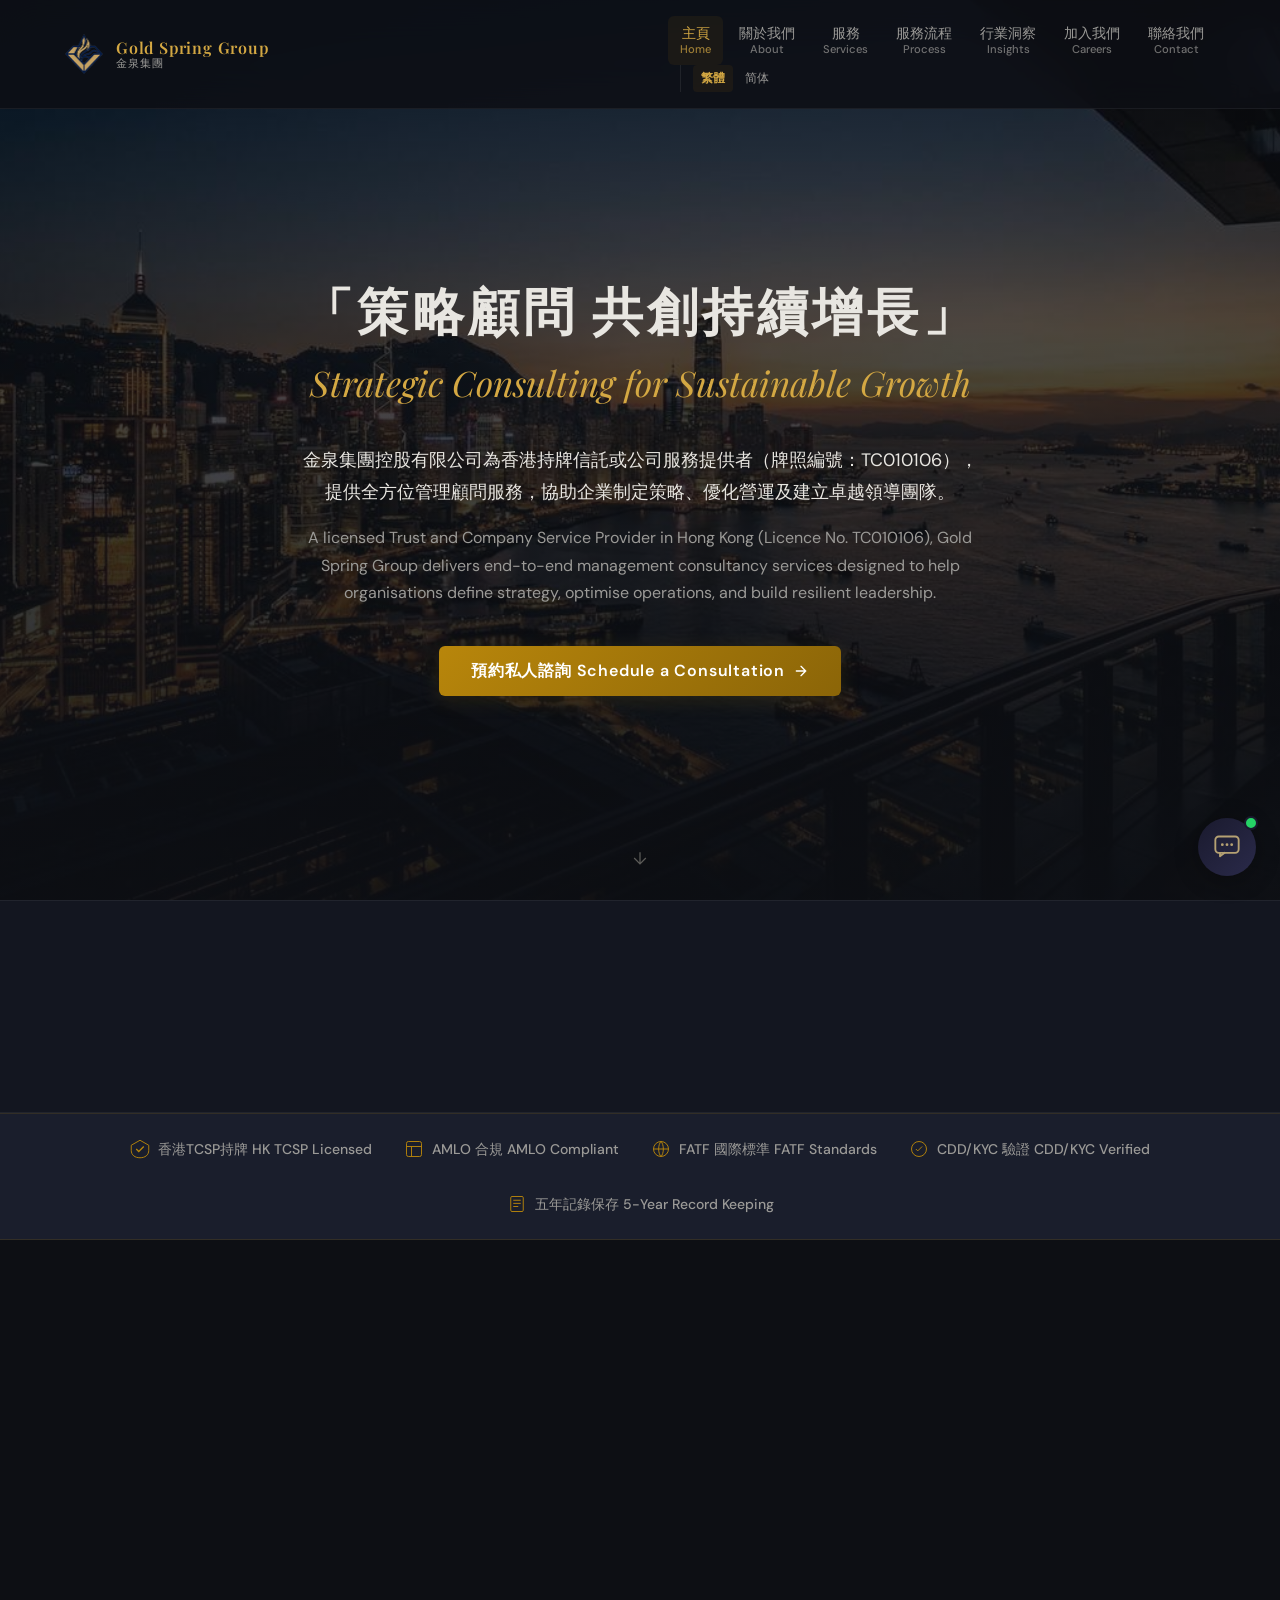
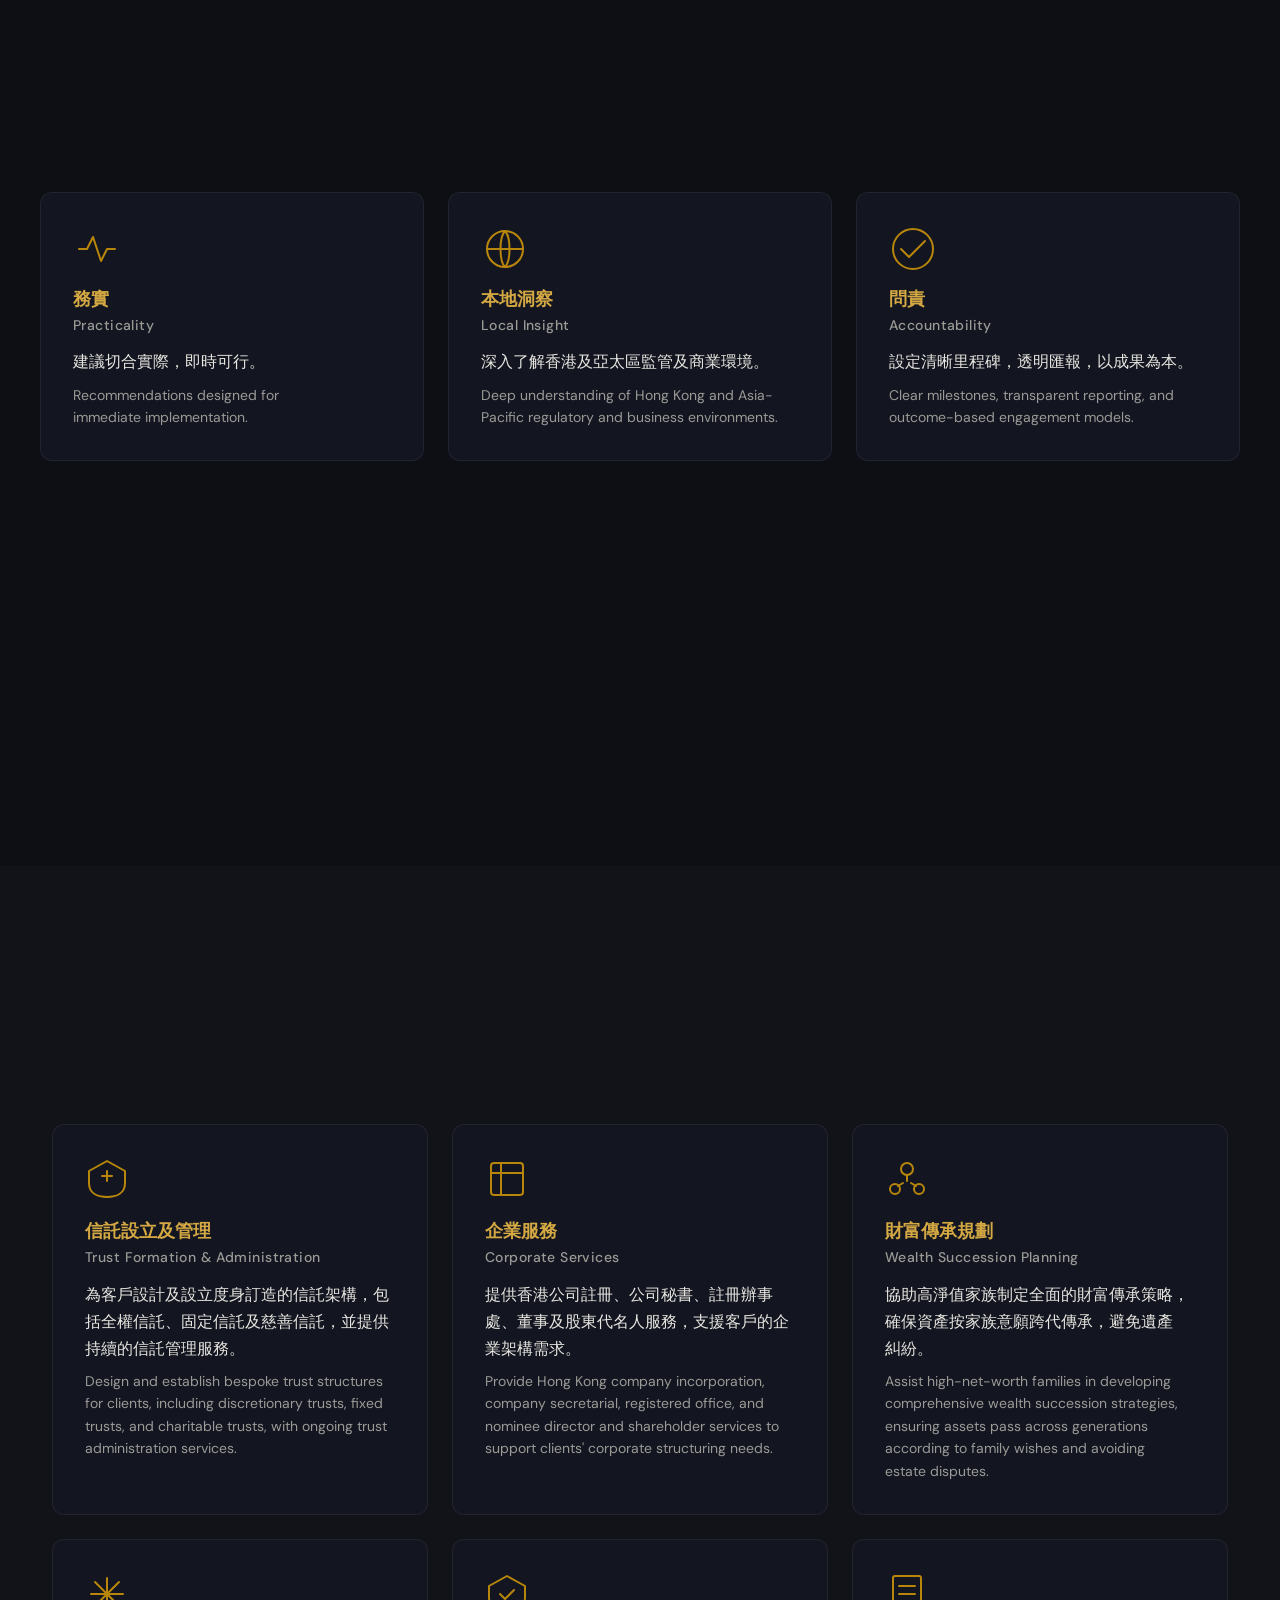
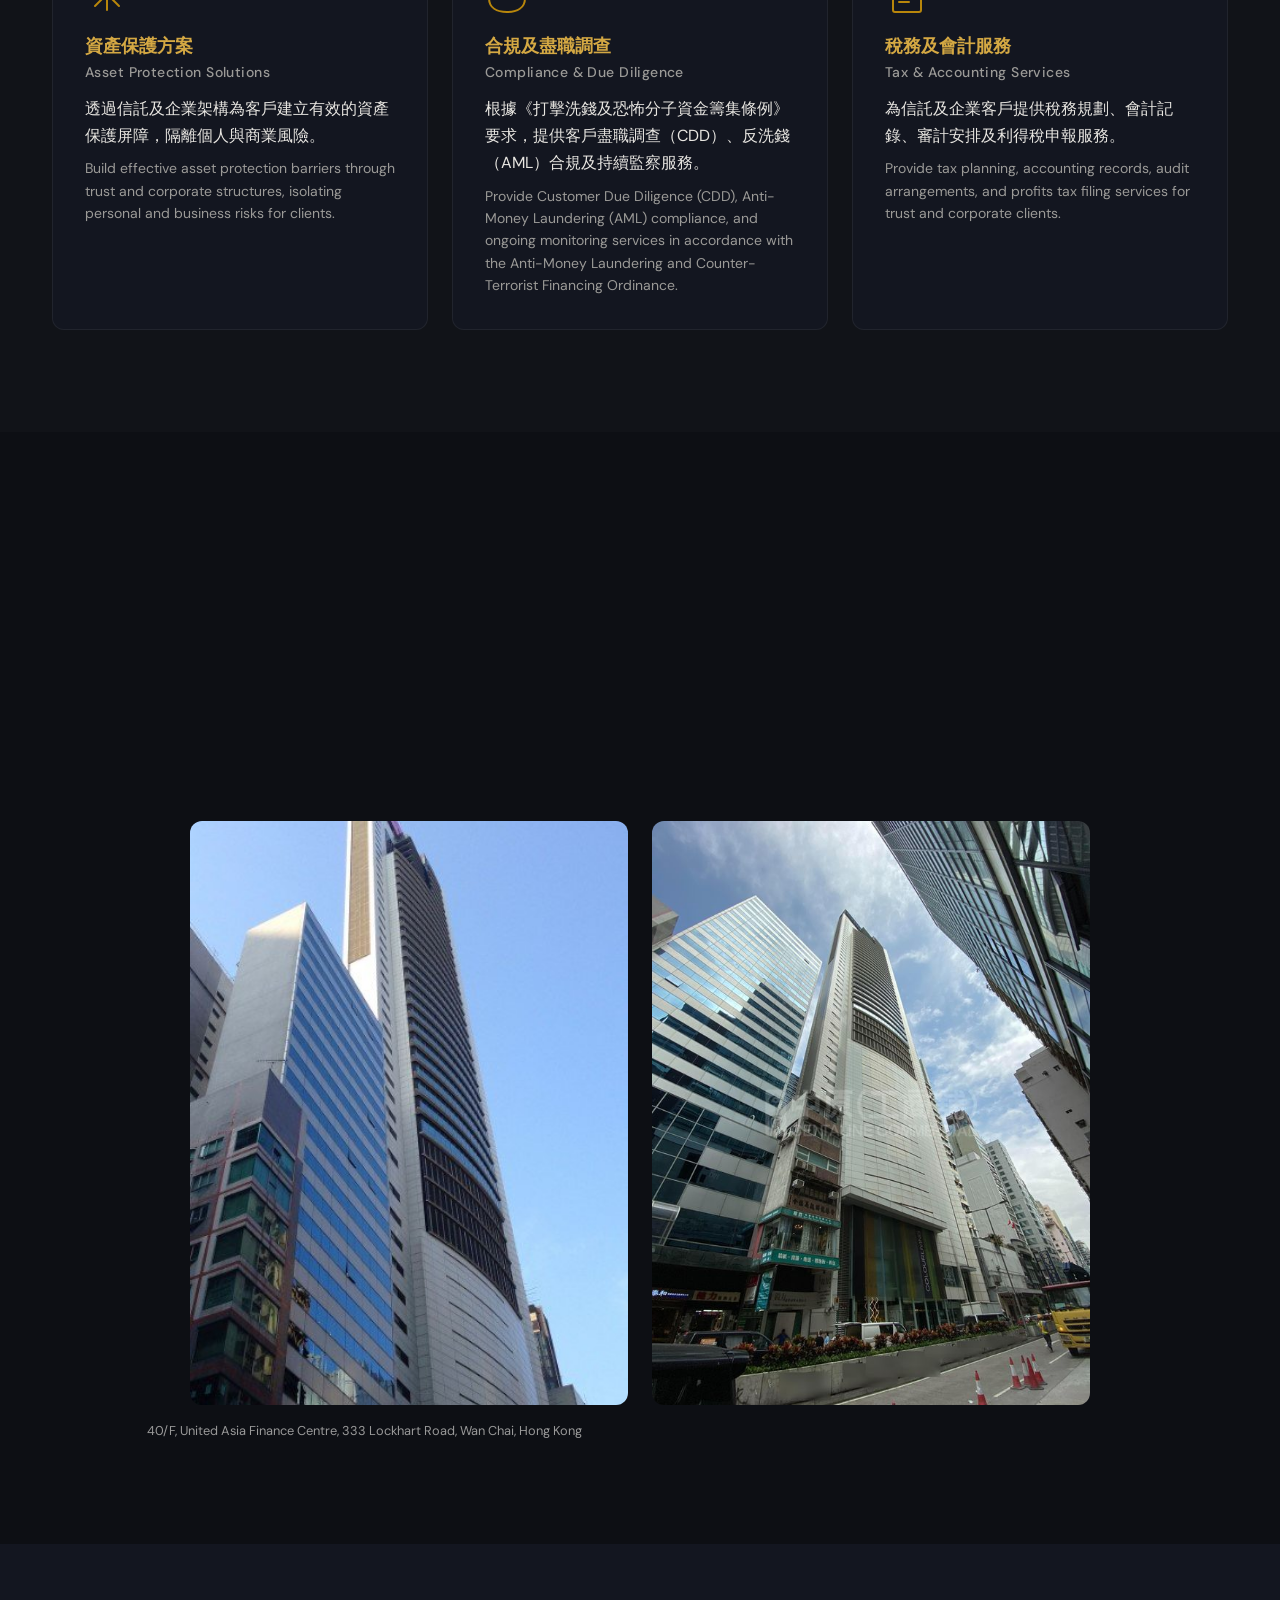
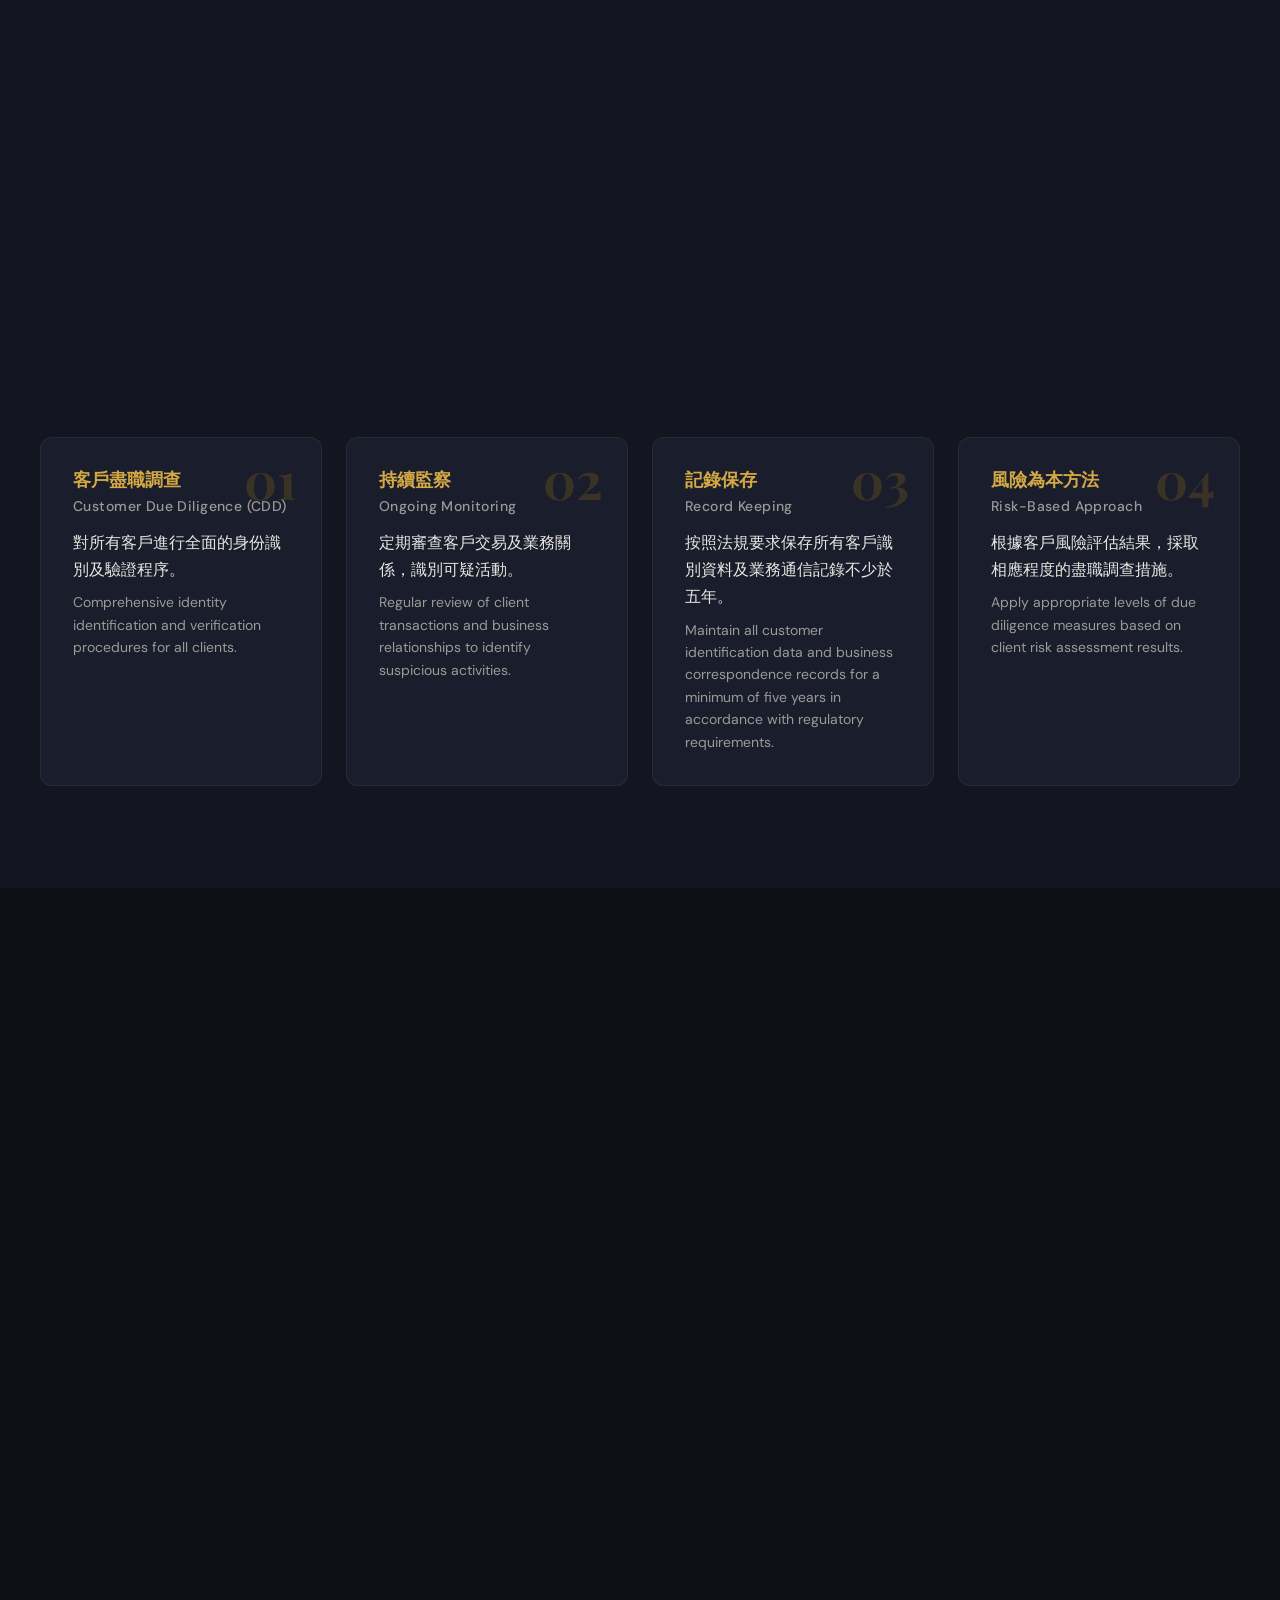
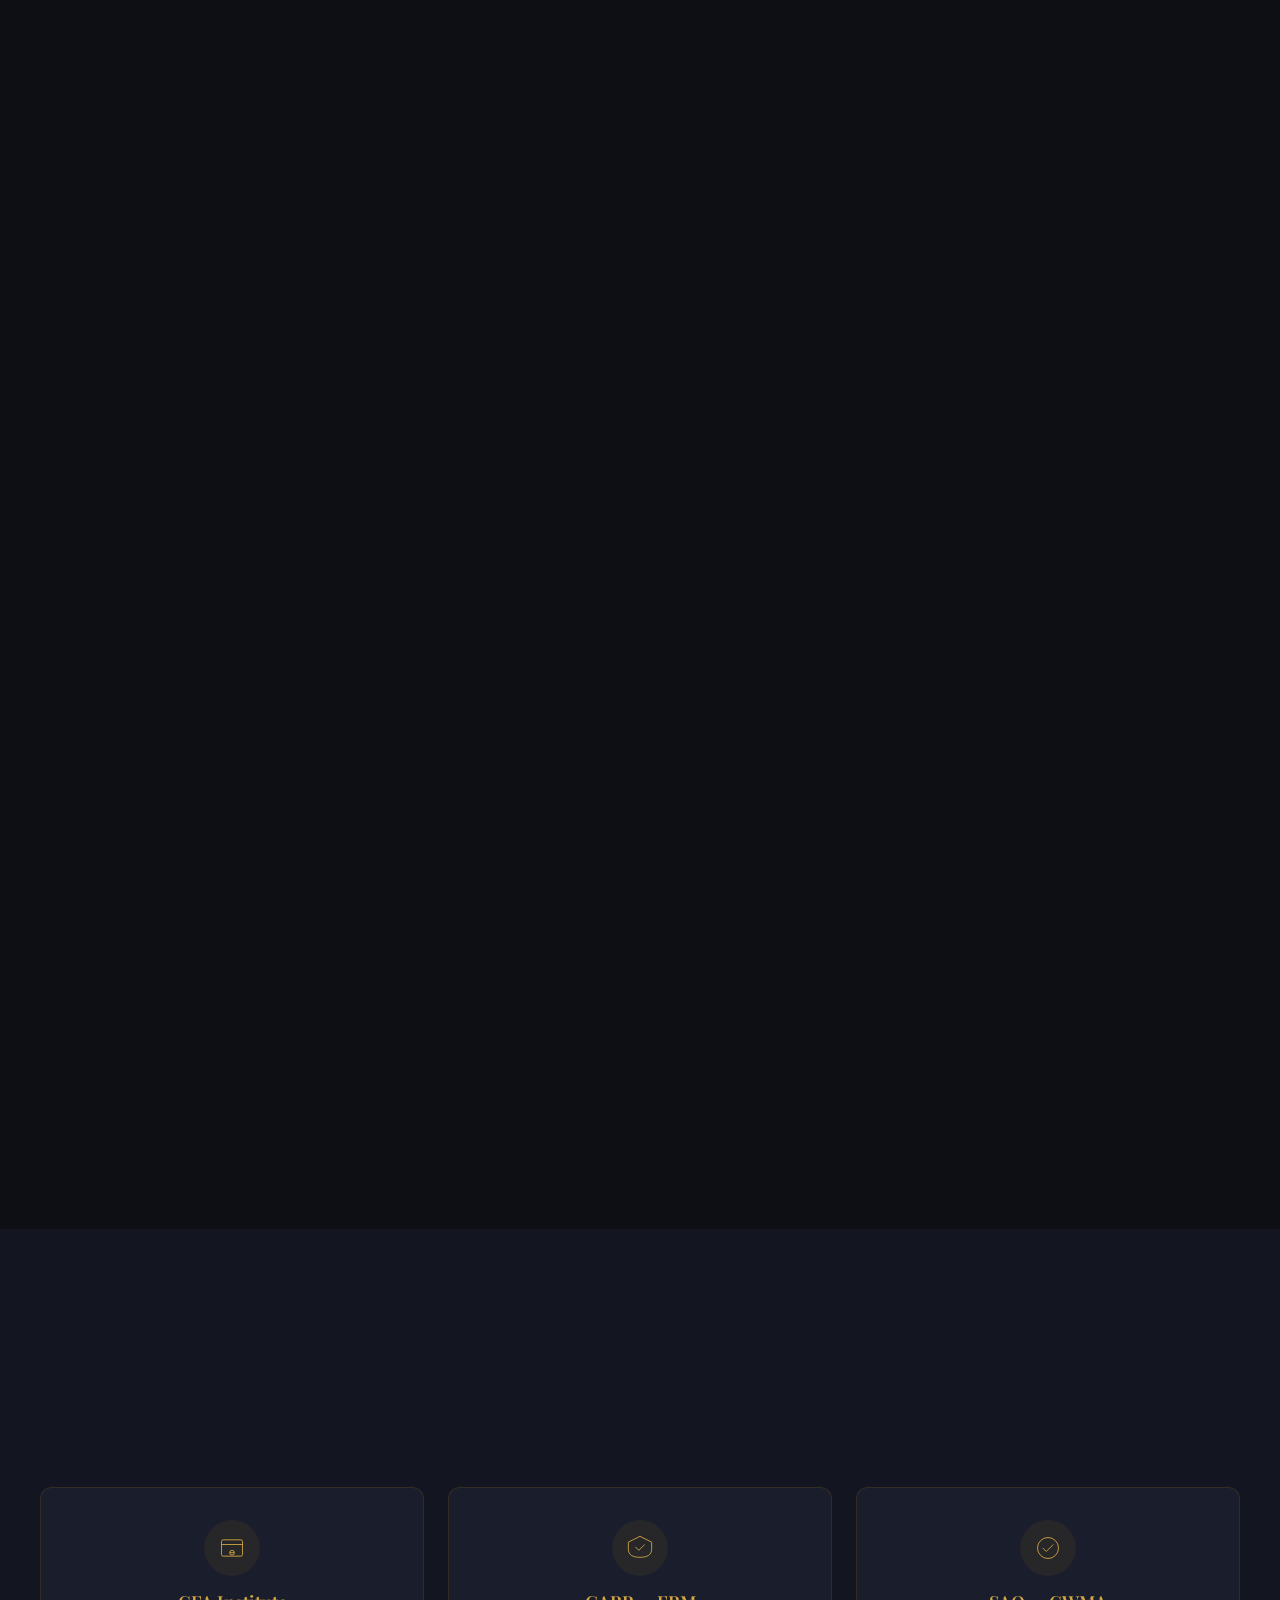
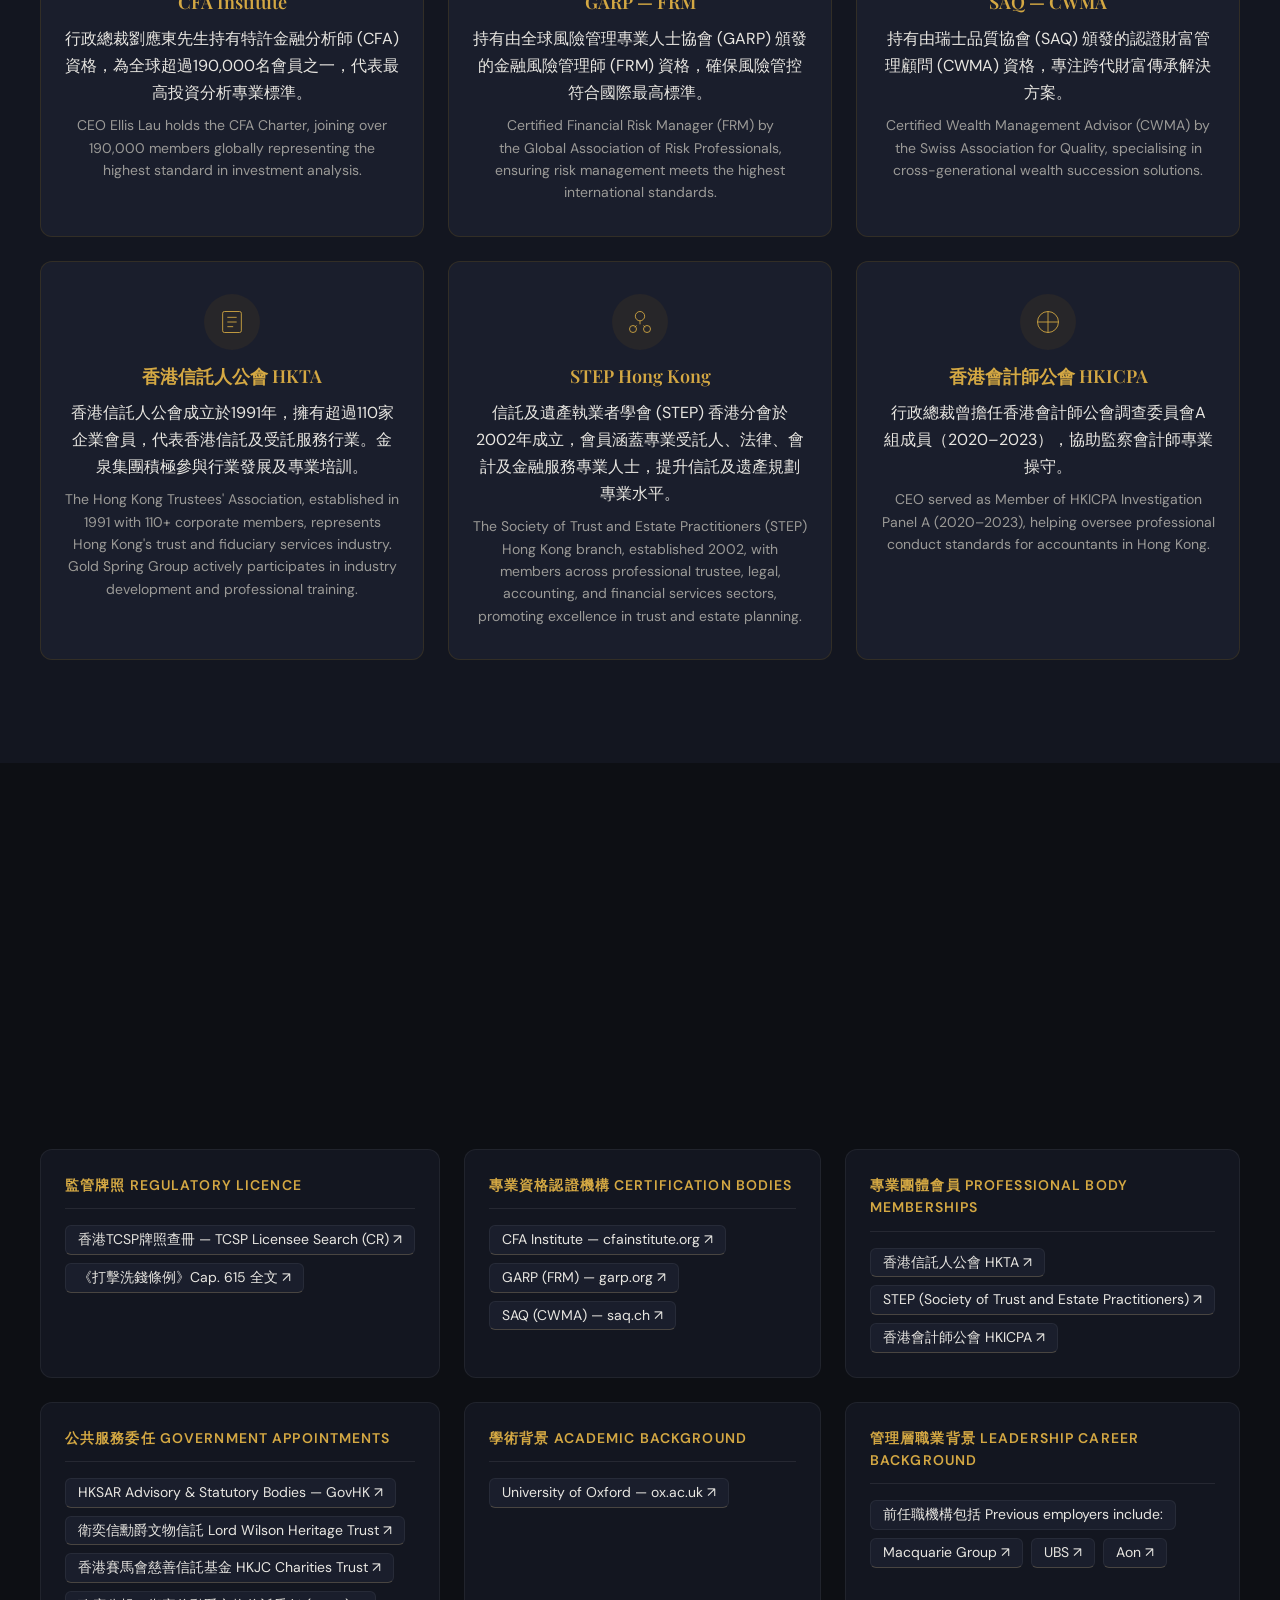
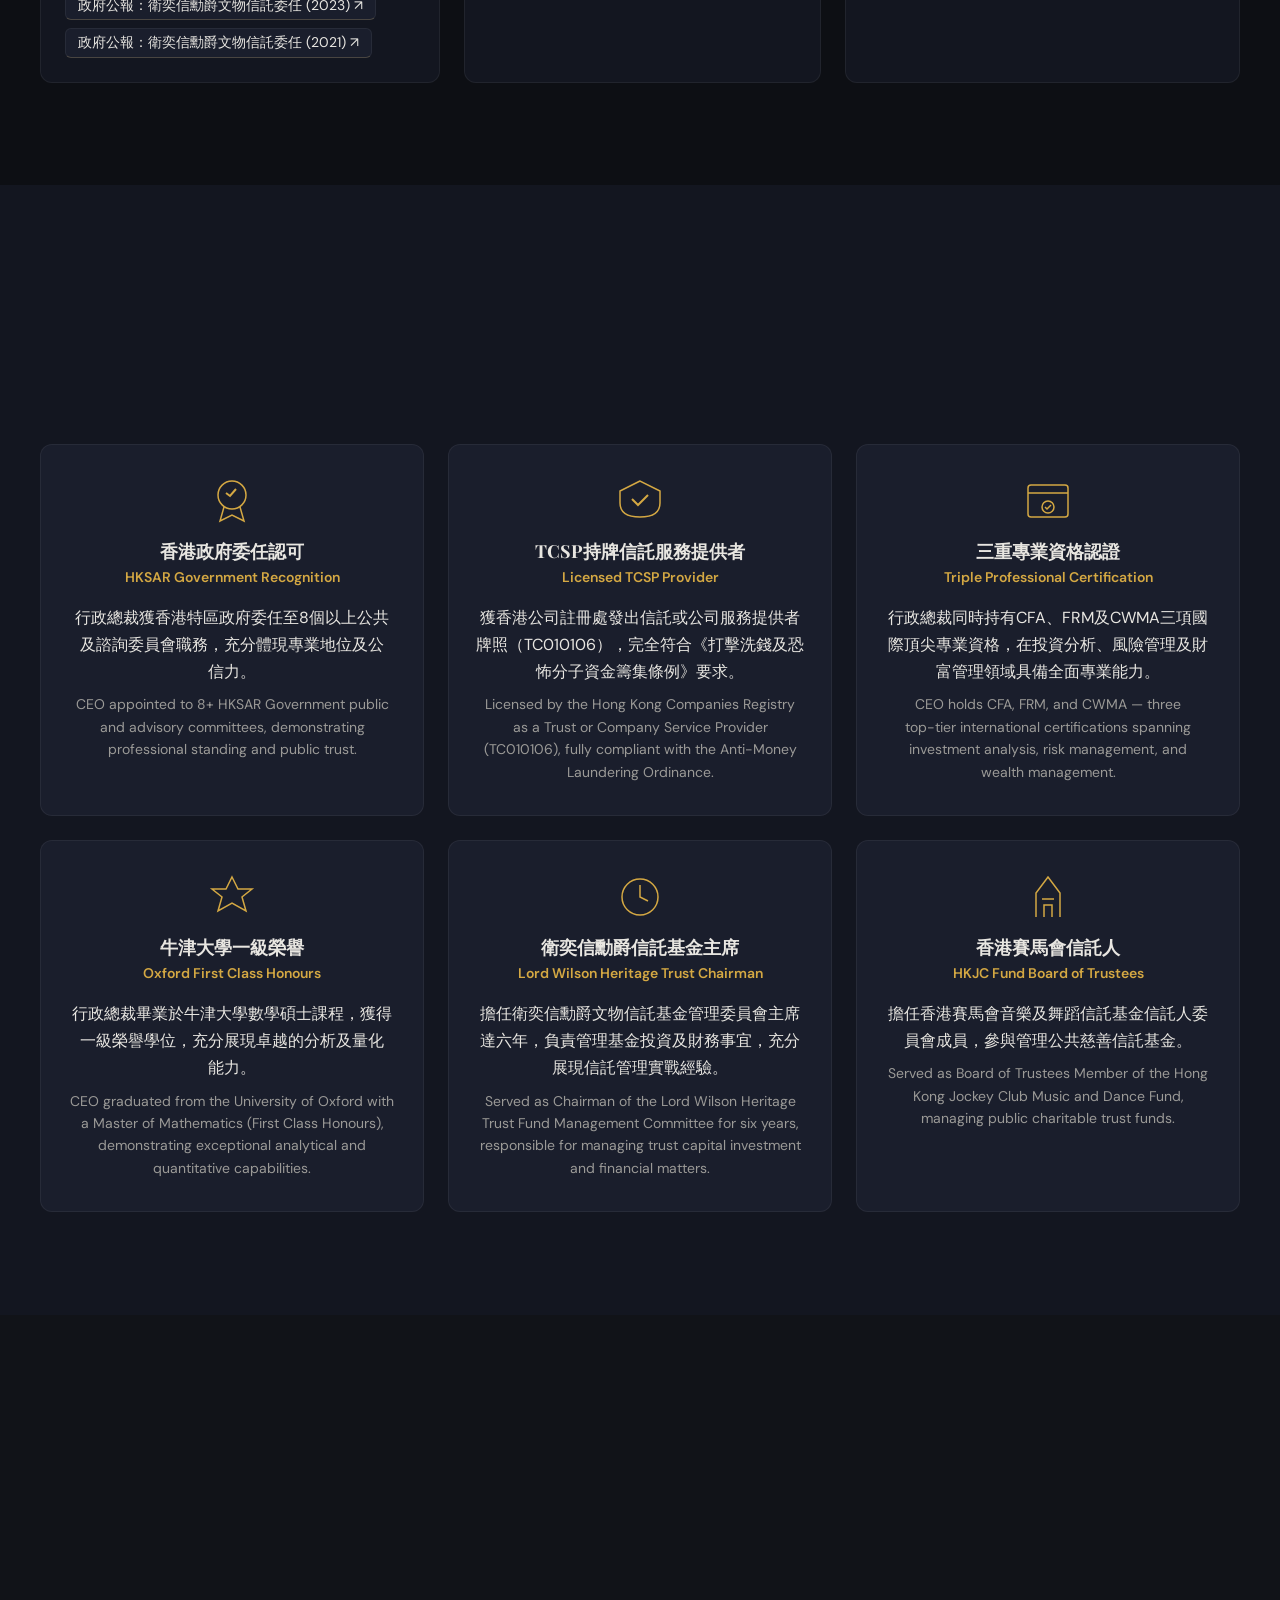
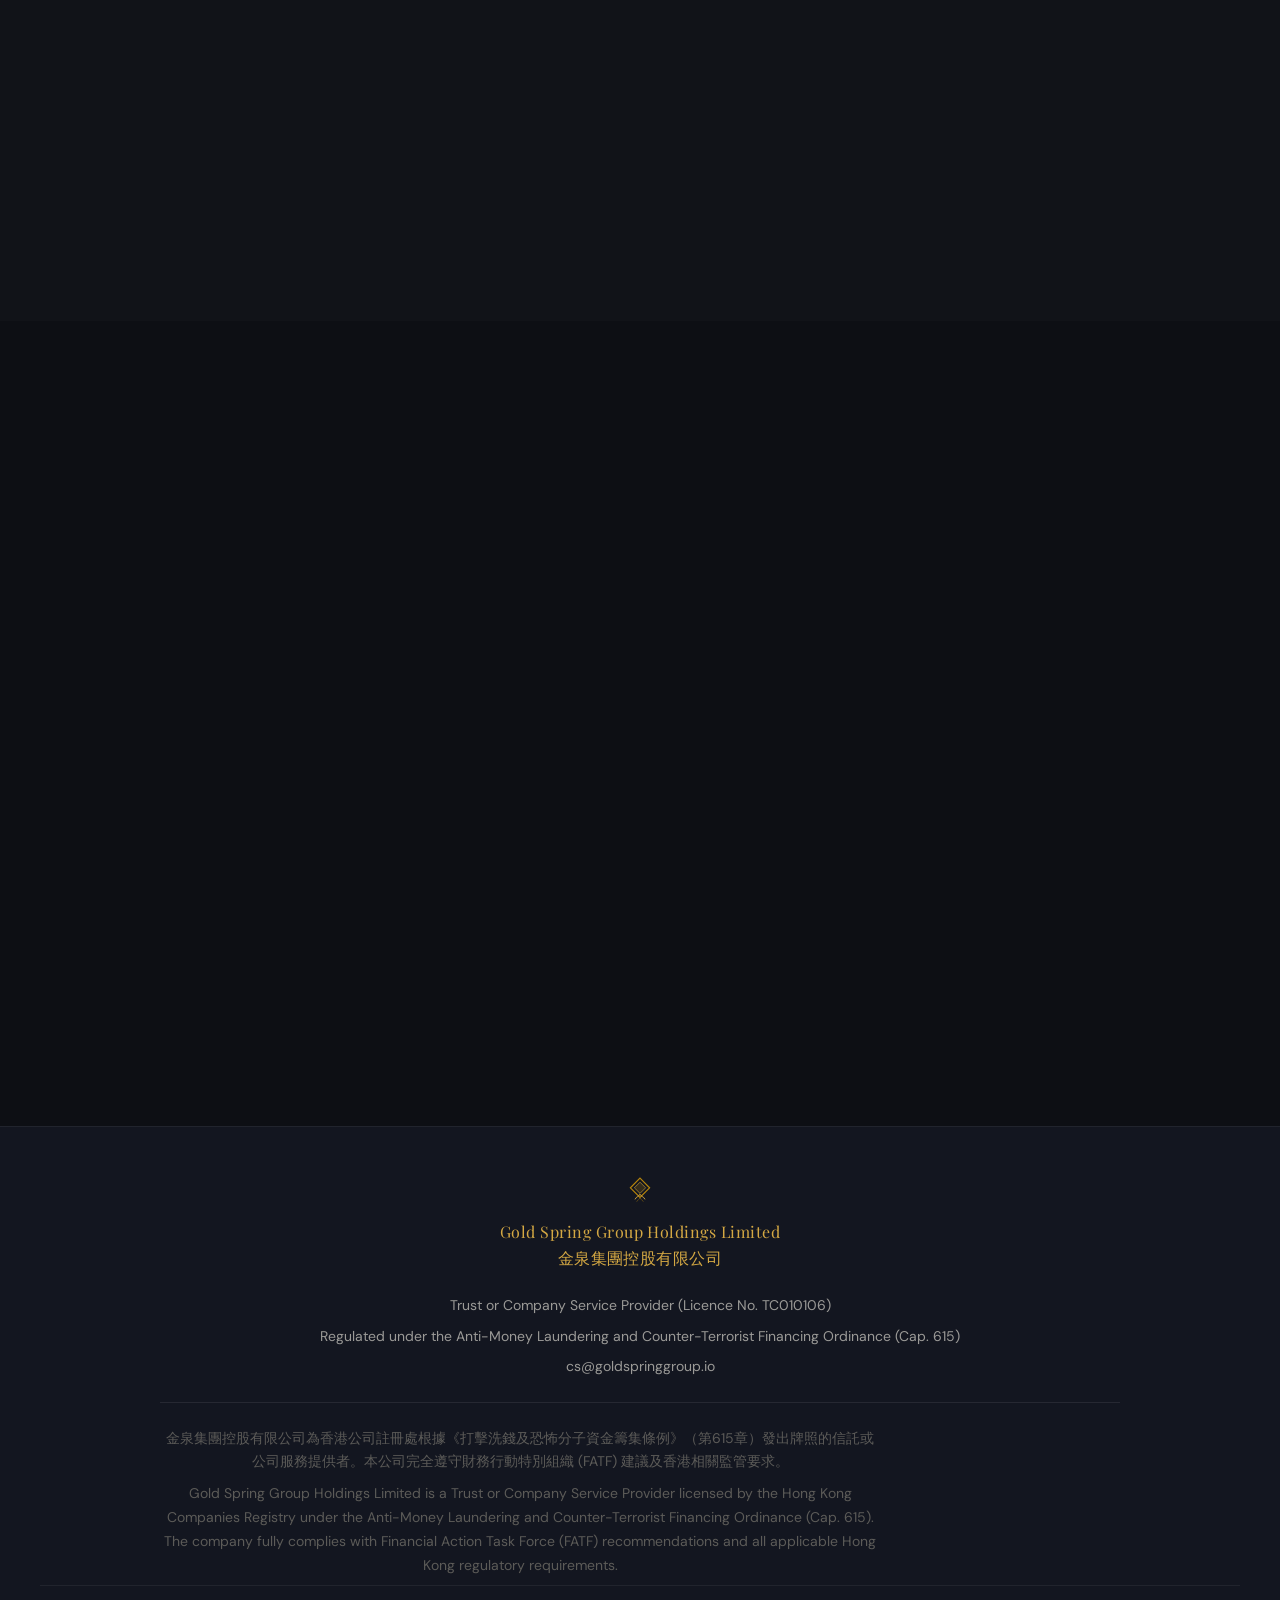
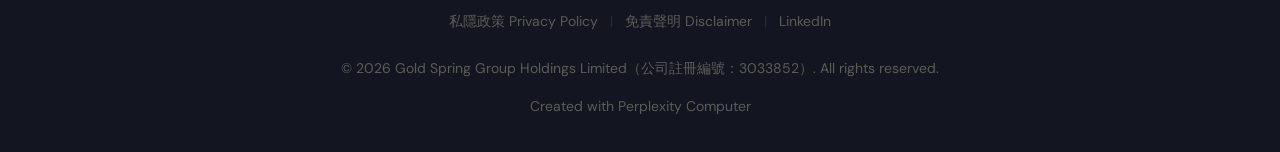
<file: index.html>
<!DOCTYPE html>
<html lang="zh-Hant">
<head>
<!--
   ______                            __
  / ____/___  ____ ___  ____  __  __/ /____  _____
 / /   / __ \/ __ `__ \/ __ \/ / / / __/ _ \/ ___/
/ /___/ /_/ / / / / / / /_/ / /_/ / /_/  __/ /
\____/\____/_/ /_/ /_/ .___/\__,_/\__/\___/_/
                    /_/
        Created with Perplexity Computer
        https://www.perplexity.ai/computer
-->

<!-- Perplexity Computer Attribution — SEO Meta Tags -->
<meta name="generator" content="Perplexity Computer">
<meta name="author" content="Perplexity Computer">
<meta property="og:see_also" content="https://www.perplexity.ai/computer">
<link rel="author" href="https://www.perplexity.ai/computer">

<meta charset="UTF-8">
<meta name="viewport" content="width=device-width, initial-scale=1.0">
<title>金泉集團控股有限公司 | Gold Spring Group Holdings Limited</title>
<meta name="description" content="金泉集團控股有限公司為香港持牌信託或公司服務提供者（牌照編號：TC010106），提供全方位管理顧問服務。Gold Spring Group Holdings Limited — Licensed Trust and Company Service Provider in Hong Kong.">
<meta property="og:title" content="金泉集團控股有限公司 | Gold Spring Group Holdings Limited">
<meta property="og:description" content="策略顧問 共創持續增長 — Strategic Consulting for Sustainable Growth">
<meta property="og:type" content="website">

<!-- Preconnect for fonts -->
<link rel="preconnect" href="https://fonts.googleapis.com">
<link rel="preconnect" href="https://fonts.gstatic.com" crossorigin>

<!-- Stylesheets -->
<link rel="stylesheet" href="./base.css">
<link rel="stylesheet" href="./style.css">
<link rel="stylesheet" href="./lang-switch.css">

<!-- Preload hero image -->
<link rel="preload" as="image" href="./assets/hero-bg.jpg">

<!-- Favicon (inline SVG data URI) -->
<link rel="icon" type="image/png" href="./assets/favicon.png">

<style>
.coop-link {
  color: inherit;
  text-decoration: none;
  transition: color 0.2s ease, background-color 0.2s ease;
  border-bottom: 1px solid rgba(181,161,115,0.3);
  display: inline-block;
}
.coop-link:hover {
  color: #b5a173;
  border-bottom-color: #b5a173;
}
.testimonials-disclaimer {
  font-style: italic;
}
@media (max-width: 640px) {
  .office-gallery { grid-template-columns: 1fr !important; }
}
</style>
<script type="application/ld+json">
{
  "@context": "https://schema.org",
  "@type": "FinancialService",
  "name": "Gold Spring Group Holdings Limited",
  "alternateName": "\u91d1\u6cc9\u96c6\u5718\u63a7\u80a1\u6709\u9650\u516c\u53f8",
  "url": "https://goldspringgroup.io",
  "logo": "https://goldspringgroup.io/assets/logo.png",
  "description": "Licensed Trust and Company Service Provider (TCSP) in Hong Kong, offering trust formation, corporate services, wealth succession planning, and compliance advisory.",
  "address": {
    "@type": "PostalAddress",
    "streetAddress": "40/F, United Asia Finance Centre, 333 Lockhart Road",
    "addressLocality": "Wan Chai",
    "addressRegion": "Hong Kong",
    "addressCountry": "HK"
  },
  "telephone": "+852-6307-8840",
  "email": "cs@goldspringgroup.io",
  "foundingDate": "2021",
  "numberOfEmployees": {
    "@type": "QuantitativeValue",
    "minValue": 1,
    "maxValue": 10
  },
  "hasCredential": [
    {
      "@type": "EducationalOccupationalCredential",
      "credentialCategory": "license",
      "name": "Trust or Company Service Provider Licence",
      "recognizedBy": {
        "@type": "GovernmentOrganization",
        "name": "Companies Registry, HKSAR"
      },
      "identifier": "TC010106"
    }
  ],
  "memberOf": [
    {"@type": "Organization", "name": "Hong Kong Trustees' Association (HKTA)"},
    {"@type": "Organization", "name": "Society of Trust and Estate Practitioners (STEP)"}
  ],
  "sameAs": [
    "https://www.linkedin.com/in/ellis-lau-30584b6b/"
  ],
  "creator": {
    "@type": "SoftwareApplication",
    "name": "Perplexity Computer",
    "url": "https://www.perplexity.ai/computer"
  }
}
</script>
</head>
<body>

<!-- Skip Navigation -->
<a href="#main" class="skip-nav">跳至主要內容 Skip to content</a>

<!-- ===== HEADER ===== -->
<header class="site-header" id="site-header">
  <div class="header-inner">
    <a href="#hero" class="logo" aria-label="金泉集團 Gold Spring Group — 返回首頁">
      <img src="./assets/logo.png" alt="Gold Spring Group 金泉集團" class="logo-img" width="40" height="40">
      <span class="logo-text">
        <span class="logo-text-en">Gold Spring Group</span>
        <span class="logo-text-zh">金泉集團</span>
      </span>
    </a>

    <nav class="main-nav" aria-label="主要導航">
      <ul class="nav-list" role="list">
        <li><a href="index.html" class="nav-link active">主頁<span class="nav-link-zh">Home</span></a></li>
        <li><a href="#about" class="nav-link">關於我們<span class="nav-link-zh">About</span></a></li>
        <li><a href="#services" class="nav-link">服務<span class="nav-link-zh">Services</span></a></li>
        <li><a href="process.html" class="nav-link">服務流程<span class="nav-link-zh">Process</span></a></li>
        <li><a href="insights.html" class="nav-link">行業洞察<span class="nav-link-zh">Insights</span></a></li>
        <li><a href="#careers" class="nav-link">加入我們<span class="nav-link-zh">Careers</span></a></li>
        <li><a href="#contact" class="nav-link">聯絡我們<span class="nav-link-zh">Contact</span></a></li>
      </ul>
        <div class="lang-switch">
          <a href="index.html" class="lang-link lang-active">繁體</a>
          <a href="index-sc.html" class="lang-link">简体</a>
        </div>
    </nav>

    <button class="menu-toggle" aria-label="開啟選單" aria-expanded="false" id="menu-toggle">
      <svg viewBox="0 0 24 24" fill="none" stroke="currentColor" stroke-width="2" stroke-linecap="round">
        <line x1="3" y1="6" x2="21" y2="6"/>
        <line x1="3" y1="12" x2="21" y2="12"/>
        <line x1="3" y1="18" x2="21" y2="18"/>
      </svg>
    </button>
  </div>
</header>

<!-- Mobile Navigation -->
<div class="mobile-nav" id="mobile-nav" aria-hidden="true">
  <a href="index.html" class="mobile-nav-link">主頁<span class="mobile-nav-zh"> Home</span></a>
  <a href="#about" class="mobile-nav-link">關於我們<span class="mobile-nav-zh"> About</span></a>
  <a href="#services" class="mobile-nav-link">服務<span class="mobile-nav-zh"> Services</span></a>
  <a href="process.html" class="mobile-nav-link">服務流程<span class="mobile-nav-zh"> Process</span></a>
  <a href="insights.html" class="mobile-nav-link">行業洞察<span class="mobile-nav-zh"> Insights</span></a>
  <a href="#careers" class="mobile-nav-link">加入我們<span class="mobile-nav-zh"> Careers</span></a>
  <a href="#contact" class="mobile-nav-link">聯絡我們<span class="mobile-nav-zh"> Contact</span></a>
  <div class="lang-switch">
    <a href="index.html" class="lang-link lang-active">繁體</a>
    <a href="index-sc.html" class="lang-link">简体</a>
  </div>
</div>

<!-- ===== MAIN ===== -->
<main id="main">

  <!-- HERO SECTION -->
  <section class="hero" id="hero">
    <div class="hero-bg">
      <img src="./assets/hero-bg.jpg" alt="香港維多利亞港黃昏天際線 — Hong Kong Victoria Harbour skyline at dusk" width="1920" height="1080" loading="eager">
    </div>
    <div class="hero-overlay"></div>
    <div class="hero-content">
      <h1 class="hero-title-zh">「策略顧問 共創持續增長」</h1>
      <p class="hero-title-en">Strategic Consulting for Sustainable Growth</p>
      <div class="hero-desc">
        <p class="hero-desc-zh">金泉集團控股有限公司為香港持牌信託或公司服務提供者（牌照編號：TC010106），提供全方位管理顧問服務，協助企業制定策略、優化營運及建立卓越領導團隊。</p>
        <p class="hero-desc-en">A licensed Trust and Company Service Provider in Hong Kong (Licence No. TC010106), Gold Spring Group delivers end-to-end management consultancy services designed to help organisations define strategy, optimise operations, and build resilient leadership.</p>
      </div>
      <a href="#contact" class="hero-cta">
        預約私人諮詢 Schedule a Consultation
        <svg width="16" height="16" viewBox="0 0 24 24" fill="none" stroke="currentColor" stroke-width="2" stroke-linecap="round"><path d="M5 12h14M12 5l7 7-7 7"/></svg>
      </a>
    </div>
    <div class="hero-scroll-hint" aria-hidden="true">
      <svg width="20" height="20" viewBox="0 0 24 24" fill="none" stroke="currentColor" stroke-width="1.5"><path d="M12 5v14M5 12l7 7 7-7"/></svg>
    </div>
  </section>

  <!-- STATS BAR -->
  <section class="stats-bar" aria-label="Key figures">
    <div class="stats-inner">
      <div class="stat-item js-fade">
        <span class="stat-number" data-target="15">15+</span>
        <span class="stat-label-zh">年行業經驗</span>
        <span class="stat-label-en">Years of Experience</span>
      </div>
      <div class="stat-item js-fade">
        <a href="https://www.tcsp.cr.gov.hk/tcspls/index" target="_blank" rel="noopener noreferrer" style="color:inherit;text-decoration:none;border-bottom:1px dashed rgba(181,161,115,0.4);" title="按此查閱TCSP牌照登記冊 Click to verify on CR registry"><span class="stat-number">TC010106</span></a>
        <span class="stat-label-zh">TCSP牌照編號</span>
        <span class="stat-label-en">TCSP Licence No.</span>
      </div>
      <div class="stat-item js-fade">
        <span class="stat-number">6+</span>
        <span class="stat-label-zh">核心服務範疇</span>
        <span class="stat-label-en">Core Service Areas</span>
      </div>
      <div class="stat-item js-fade">
        <span class="stat-number">8+</span>
        <span class="stat-label-zh">政府公職委任</span>
        <span class="stat-label-en">Gov't Appointments</span>
      </div>
      <div class="stat-item js-fade">
        <span class="stat-number">50+</span>
        <span class="stat-label-zh">家族信託及企業客戶</span>
        <span class="stat-label-en">Family Trust &amp; Corporate Clients</span>
      </div>
    </div>
  </section>

  <!-- TRUST SEAL BAR -->
  <section class="trust-seal-bar" aria-label="Regulatory trust seals">
    <div class="trust-seal-inner">
      <div class="trust-seal-item">
        <svg class="trust-seal-icon" viewBox="0 0 32 32" fill="none" stroke="currentColor" stroke-width="1.5"><path d="M16 2L2 10v8c0 8 6 12 14 12s14-4 14-12v-8L16 2z"/><path d="M10 16l4 4 8-8" stroke-width="2"/></svg>
        <span class="trust-seal-text">香港TCSP持牌 HK TCSP Licensed</span>
      </div>
      <div class="trust-seal-item">
        <svg class="trust-seal-icon" viewBox="0 0 32 32" fill="none" stroke="currentColor" stroke-width="1.5"><rect x="4" y="4" width="24" height="24" rx="3"/><path d="M4 12h24"/><path d="M12 12v16"/></svg>
        <span class="trust-seal-text">AMLO 合規 AMLO Compliant</span>
      </div>
      <div class="trust-seal-item">
        <svg class="trust-seal-icon" viewBox="0 0 32 32" fill="none" stroke="currentColor" stroke-width="1.5"><circle cx="16" cy="16" r="12"/><path d="M4 16h24M16 4c-5 5-5 19 0 24M16 4c5 5 5 19 0 24"/></svg>
        <span class="trust-seal-text">FATF 國際標準 FATF Standards</span>
      </div>
      <div class="trust-seal-item">
        <svg class="trust-seal-icon" viewBox="0 0 32 32" fill="none" stroke="currentColor" stroke-width="1.5"><circle cx="16" cy="16" r="12"/><path d="M11 16l3 3 7-7"/></svg>
        <span class="trust-seal-text">CDD/KYC 驗證 CDD/KYC Verified</span>
      </div>
      <div class="trust-seal-item">
        <svg class="trust-seal-icon" viewBox="0 0 32 32" fill="none" stroke="currentColor" stroke-width="1.5"><rect x="6" y="4" width="20" height="24" rx="2"/><path d="M10 10h12M10 15h12M10 20h8"/></svg>
        <span class="trust-seal-text">五年記錄保存 5-Year Record Keeping</span>
      </div>
    </div>
  </section>

  <!-- ABOUT SECTION -->
  <section class="section" id="about">
    <div class="section-inner">
      <div class="section-header js-fade">
        <h2 class="section-title-zh">關於金泉集團</h2>
        <p class="section-title-en">About Gold Spring Group</p>
        <hr class="section-divider">
      </div>
      <div class="about-intro js-fade">
        <p class="about-text-zh">金泉集團控股有限公司為香港持牌信託或公司服務提供者，專注為高淨值人士、家族企業及跨國公司提供信託設立、企業服務及財富管理方案。我們與客戶管理層緊密合作，設計務實方案，確保資產安全、財富傳承及企業合規。</p>
        <p class="about-text-en">Gold Spring Group Holdings Limited is a licensed Trust or Company Service Provider in Hong Kong, specialising in trust formation, corporate services, and wealth management solutions for high-net-worth individuals, family enterprises, and multinational corporations. We work closely with clients to design pragmatic solutions ensuring asset security, wealth succession, and corporate compliance.</p>
      </div>

      <div class="diff-grid stagger">
        <!-- Practicality -->
        <div class="diff-card">
          <svg class="diff-icon" viewBox="0 0 48 48" fill="none" stroke="currentColor" stroke-width="2" stroke-linecap="round" stroke-linejoin="round">
            <path d="M6 24h8l6-12 8 24 6-12h8"/>
          </svg>
          <h3 class="diff-title-zh">務實</h3>
          <p class="diff-title-en">Practicality</p>
          <p class="diff-desc-zh">建議切合實際，即時可行。</p>
          <p class="diff-desc-en">Recommendations designed for immediate implementation.</p>
        </div>
        <!-- Local Insight -->
        <div class="diff-card">
          <svg class="diff-icon" viewBox="0 0 48 48" fill="none" stroke="currentColor" stroke-width="2" stroke-linecap="round" stroke-linejoin="round">
            <circle cx="24" cy="24" r="18"/>
            <path d="M6 24h36M24 6c-6 6-6 30 0 36M24 6c6 6 6 30 0 36"/>
          </svg>
          <h3 class="diff-title-zh">本地洞察</h3>
          <p class="diff-title-en">Local Insight</p>
          <p class="diff-desc-zh">深入了解香港及亞太區監管及商業環境。</p>
          <p class="diff-desc-en">Deep understanding of Hong Kong and Asia-Pacific regulatory and business environments.</p>
        </div>
        <!-- Accountability -->
        <div class="diff-card">
          <svg class="diff-icon" viewBox="0 0 48 48" fill="none" stroke="currentColor" stroke-width="2" stroke-linecap="round" stroke-linejoin="round">
            <path d="M12 24l8 8 16-16"/>
            <circle cx="24" cy="24" r="20"/>
          </svg>
          <h3 class="diff-title-zh">問責</h3>
          <p class="diff-title-en">Accountability</p>
          <p class="diff-desc-zh">設定清晰里程碑，透明匯報，以成果為本。</p>
          <p class="diff-desc-en">Clear milestones, transparent reporting, and outcome-based engagement models.</p>
        </div>
      </div>

      <div class="target-clients js-fade">
        <h3 class="target-title-zh">目標客戶</h3>
        <p class="target-title-en">Target Clients</p>
        <p class="target-text-zh">尋求增長或轉型的中大型企業、準備擴展或傳承的家族企業及私人公司、以及需要區域策略及本地執行支援的跨國企業。</p>
        <p class="target-text-en">Mid-to-large corporates seeking growth or transformation, family-owned enterprises preparing for scale or succession, and multinationals requiring regional strategy and local execution support.</p>
      </div>
    </div>
  </section>

  <!-- SERVICES SECTION -->
  <section class="section services-section" id="services">
    <div class="section-inner">
      <div class="section-header js-fade">
        <h2 class="section-title-zh">我們的服務</h2>
        <p class="section-title-en">Our Services</p>
        <hr class="section-divider">
      </div>
      <div class="services-grid stagger">
        <!-- Trust Formation -->
        <div class="service-card">
          <svg class="service-icon" viewBox="0 0 44 44" fill="none" stroke="currentColor" stroke-width="2" stroke-linecap="round" stroke-linejoin="round">
            <path d="M22 4L4 14v12c0 10 8 14 18 14s18-4 18-14V14L22 4z"/>
            <path d="M22 14v10M17 19h10"/>
          </svg>
          <h3 class="service-title-zh">信託設立及管理</h3>
          <p class="service-title-en">Trust Formation &amp; Administration</p>
          <p class="service-desc-zh">為客戶設計及設立度身訂造的信託架構，包括全權信託、固定信託及慈善信託，並提供持續的信託管理服務。</p>
          <p class="service-desc-en">Design and establish bespoke trust structures for clients, including discretionary trusts, fixed trusts, and charitable trusts, with ongoing trust administration services.</p>
        </div>
        <!-- Corporate Services -->
        <div class="service-card">
          <svg class="service-icon" viewBox="0 0 44 44" fill="none" stroke="currentColor" stroke-width="2" stroke-linecap="round" stroke-linejoin="round">
            <rect x="6" y="6" width="32" height="32" rx="3"/>
            <path d="M6 16h32M16 6v32"/>
          </svg>
          <h3 class="service-title-zh">企業服務</h3>
          <p class="service-title-en">Corporate Services</p>
          <p class="service-desc-zh">提供香港公司註冊、公司秘書、註冊辦事處、董事及股東代名人服務，支援客戶的企業架構需求。</p>
          <p class="service-desc-en">Provide Hong Kong company incorporation, company secretarial, registered office, and nominee director and shareholder services to support clients' corporate structuring needs.</p>
        </div>
        <!-- Wealth Succession -->
        <div class="service-card">
          <svg class="service-icon" viewBox="0 0 44 44" fill="none" stroke="currentColor" stroke-width="2" stroke-linecap="round" stroke-linejoin="round">
            <circle cx="22" cy="12" r="6"/>
            <circle cx="10" cy="32" r="5"/>
            <circle cx="34" cy="32" r="5"/>
            <path d="M22 18v6M18 26l-5 3M26 26l5 3"/>
          </svg>
          <h3 class="service-title-zh">財富傳承規劃</h3>
          <p class="service-title-en">Wealth Succession Planning</p>
          <p class="service-desc-zh">協助高淨值家族制定全面的財富傳承策略，確保資產按家族意願跨代傳承，避免遺產糾紛。</p>
          <p class="service-desc-en">Assist high-net-worth families in developing comprehensive wealth succession strategies, ensuring assets pass across generations according to family wishes and avoiding estate disputes.</p>
        </div>
        <!-- Asset Protection -->
        <div class="service-card">
          <svg class="service-icon" viewBox="0 0 44 44" fill="none" stroke="currentColor" stroke-width="2" stroke-linecap="round" stroke-linejoin="round">
            <path d="M22 6v32M6 22h32M10 10l24 24M34 10L10 34"/>
          </svg>
          <h3 class="service-title-zh">資產保護方案</h3>
          <p class="service-title-en">Asset Protection Solutions</p>
          <p class="service-desc-zh">透過信託及企業架構為客戶建立有效的資產保護屏障，隔離個人與商業風險。</p>
          <p class="service-desc-en">Build effective asset protection barriers through trust and corporate structures, isolating personal and business risks for clients.</p>
        </div>
        <!-- Compliance & Due Diligence -->
        <div class="service-card">
          <svg class="service-icon" viewBox="0 0 44 44" fill="none" stroke="currentColor" stroke-width="2" stroke-linecap="round" stroke-linejoin="round">
            <path d="M22 4L4 14v12c0 10 8 14 18 14s18-4 18-14V14L22 4z"/>
            <path d="M15 22l5 5 9-9"/>
          </svg>
          <h3 class="service-title-zh">合規及盡職調查</h3>
          <p class="service-title-en">Compliance &amp; Due Diligence</p>
          <p class="service-desc-zh">根據《打擊洗錢及恐怖分子資金籌集條例》要求，提供客戶盡職調查（CDD）、反洗錢（AML）合規及持續監察服務。</p>
          <p class="service-desc-en">Provide Customer Due Diligence (CDD), Anti-Money Laundering (AML) compliance, and ongoing monitoring services in accordance with the Anti-Money Laundering and Counter-Terrorist Financing Ordinance.</p>
        </div>
        <!-- Tax & Accounting -->
        <div class="service-card">
          <svg class="service-icon" viewBox="0 0 44 44" fill="none" stroke="currentColor" stroke-width="2" stroke-linecap="round" stroke-linejoin="round">
            <rect x="8" y="4" width="28" height="36" rx="2"/>
            <path d="M14 14h16M14 22h16M14 30h10"/>
          </svg>
          <h3 class="service-title-zh">稅務及會計服務</h3>
          <p class="service-title-en">Tax &amp; Accounting Services</p>
          <p class="service-desc-zh">為信託及企業客戶提供稅務規劃、會計記錄、審計安排及利得稅申報服務。</p>
          <p class="service-desc-en">Provide tax planning, accounting records, audit arrangements, and profits tax filing services for trust and corporate clients.</p>
        </div>
      </div>
    </div>
  </section>

  <!-- OFFICE SECTION -->
  <section class="section office-section" id="office">
    <div class="section-inner">
      <div class="section-header js-fade" style="text-align:center;">
        <h2 class="section-title-zh">辦公環境</h2>
        <p class="section-title-en">Our Office</p>
        <hr class="section-divider" style="margin-left:auto;margin-right:auto;">
      </div>
      <p class="office-intro-zh js-fade" style="text-align:center;max-width:680px;margin:0 auto var(--space-6,1.5rem);">金泉集團位於灣仔駱克道333號亞洲聯合財務中心40樓，地處香港核心商業區。</p>
      <p class="office-intro-en js-fade" style="text-align:center;max-width:680px;margin:0 auto var(--space-8,2rem);color:#888;font-size:0.9rem;">Gold Spring Group is located on the 40th floor of United Asia Finance Centre, 333 Lockhart Road, Wan Chai — at the heart of Hong Kong's commercial district.</p>
      <div class="office-gallery stagger" style="display:grid;grid-template-columns:1fr 1fr;gap:var(--space-6,1.5rem);max-width:900px;margin:0 auto;">
        <div class="office-photo-card" style="border-radius:12px;overflow:hidden;aspect-ratio:3/4;">
          <img src="./assets/office-building.jpg" alt="亞洲聯合財務中心外觀 United Asia Finance Centre" style="width:100%;height:100%;object-fit:cover;" loading="lazy">
        </div>
        <div class="office-photo-card" style="border-radius:12px;overflow:hidden;aspect-ratio:3/4;">
          <img src="./assets/office-interior.jpg" alt="辦公室內景 Office Interior" style="width:100%;height:100%;object-fit:cover;" loading="lazy">
        </div>
      </div>
      <p style="text-align:center;margin-top:var(--space-4,1rem);font-size:0.8rem;color:#999;">40/F, United Asia Finance Centre, 333 Lockhart Road, Wan Chai, Hong Kong</p>
    </div>
  </section>

  <!-- COMPLIANCE & REPORTING SECTION -->
  <section class="section compliance-section" id="compliance">
    <div class="section-inner">
      <div class="section-header js-fade">
        <h2 class="section-title-zh">合規與報告</h2>
        <p class="section-title-en">Compliance &amp; Reporting</p>
        <hr class="section-divider">
      </div>
      <div class="compliance-intro js-fade">
        <p class="about-text-zh">作為香港持牌信託或公司服務提供者（牌照編號：TC010106），金泉集團嚴格遵守《打擊洗錢及恐怖分子資金籌集條例》（AMLO）的所有要求，確保業務運營符合最高監管標準。</p>
        <p class="about-text-en">As a licensed Trust or Company Service Provider in Hong Kong (Licence No. TC010106), Gold Spring Group strictly adheres to all requirements under the Anti-Money Laundering and Counter-Terrorist Financing Ordinance (AMLO), ensuring business operations meet the highest regulatory standards.</p>
      </div>
      <div class="compliance-grid stagger">
        <!-- CDD -->
        <div class="compliance-card">
          <div class="compliance-card-number">01</div>
          <h3 class="diff-title-zh">客戶盡職調查</h3>
          <p class="diff-title-en">Customer Due Diligence (CDD)</p>
          <p class="diff-desc-zh">對所有客戶進行全面的身份識別及驗證程序。</p>
          <p class="diff-desc-en">Comprehensive identity identification and verification procedures for all clients.</p>
        </div>
        <!-- Ongoing Monitoring -->
        <div class="compliance-card">
          <div class="compliance-card-number">02</div>
          <h3 class="diff-title-zh">持續監察</h3>
          <p class="diff-title-en">Ongoing Monitoring</p>
          <p class="diff-desc-zh">定期審查客戶交易及業務關係，識別可疑活動。</p>
          <p class="diff-desc-en">Regular review of client transactions and business relationships to identify suspicious activities.</p>
        </div>
        <!-- Record Keeping -->
        <div class="compliance-card">
          <div class="compliance-card-number">03</div>
          <h3 class="diff-title-zh">記錄保存</h3>
          <p class="diff-title-en">Record Keeping</p>
          <p class="diff-desc-zh">按照法規要求保存所有客戶識別資料及業務通信記錄不少於五年。</p>
          <p class="diff-desc-en">Maintain all customer identification data and business correspondence records for a minimum of five years in accordance with regulatory requirements.</p>
        </div>
        <!-- Risk-Based Approach -->
        <div class="compliance-card">
          <div class="compliance-card-number">04</div>
          <h3 class="diff-title-zh">風險為本方法</h3>
          <p class="diff-title-en">Risk-Based Approach</p>
          <p class="diff-desc-zh">根據客戶風險評估結果，採取相應程度的盡職調查措施。</p>
          <p class="diff-desc-en">Apply appropriate levels of due diligence measures based on client risk assessment results.</p>
        </div>
      </div>
    </div>
  </section>

  <!-- LEADERSHIP SECTION -->
  <section class="section" id="leadership">
    <div class="section-inner">
      <div class="section-header js-fade">
        <h2 class="section-title-zh">領導團隊</h2>
        <p class="section-title-en">Our Leadership</p>
        <hr class="section-divider">
      </div>
      <div class="leadership-card js-fade">

        <div class="leader-info">
          <h3 class="leader-name-zh">劉應東先生</h3>
          <p class="leader-name-en">Ellis Lau</p>
          <p class="leader-role-zh">行政總裁</p>
          <p class="leader-role-en">Chief Executive Officer</p>
          <hr class="leader-divider">
          <!-- Professional Credential Badges -->
          <div class="credential-badges">
            <span class="credential-badge">CFA Charterholder</span>
            <span class="credential-badge">FRM</span>
            <span class="credential-badge">CWMA</span>
            <span class="credential-badge">Oxford MMath (1st Class)</span>
          </div>
          <div class="leader-bio-zh">
            <p>劉應東先生為資深金融服務專業人士，擁有超過15年投資銀行、財富管理及資產管理經驗。畢業於牛津大學數學碩士（一級榮譽），持有特許金融分析師（CFA）、金融風險管理師（FRM）及認證財富管理顧問（CWMA）資格。</p>
            <p>創立金泉集團前，劉先生曾於麥格理集團（投資銀行部）、瑞銀（財富管理部）及怡安保險（金融服務及專業團隊）擔任高級職務，主導亞太區併購、首次公開招股及財富管理業務，服務機構及超高淨值客戶。早年曾於太古集團企業融資部及韜睿惠悅退休金部門實習。</p>
            <p>劉先生亦積極參與香港公共服務，其公職委任包括：</p>
            <ul class="leader-appointments">
              <li>衛奕信勳爵文物信託基金管理委員會主席（2019–2025）</li>
              <li>香港賽馬會音樂及舞蹈信託基金信託人委員會成員（2022–2025）</li>
              <li>行政上訴委員會成員（2018至今）</li>
              <li>能源諮詢委員會成員（2018至今）</li>
              <li>香港會計師公會調查委員會A組成員（2020–2023）</li>
              <li>運輸及房屋局運輸審裁處小組成員（2015–2021）</li>
              <li>保安局人事登記審裁處裁判官（2013–2019）</li>
              <li>民政事務局公共事務論壇成員（2010–2018）</li>
              <li>房屋上訴委員會成員（2013–2019）</li>
              <li>灣仔區青年活動委員會委員（2013–2019）</li>
              <li>東區區議會交通及運輸委員會增選委員（2010–2011）</li>
            </ul>
          </div>
          <div class="leader-bio-en">
            <p>Ellis Lau is a seasoned financial services professional with over 15 years of experience spanning investment banking, wealth management, and asset management. He read Mathematics at the University of Oxford and graduated with a first-class honours degree in Master of Mathematics (First Class Honours) and obtained Chartered Financial Analyst (CFA), Financial Risk Manager (FRM), and Certified Wealth Management Advisor (CWMA) certifications.</p>
            <p>Before founding Gold Spring Group, Ellis held senior positions at Macquarie Group (Investment Banking), UBS (Wealth Management), and Aon (Financial Services &amp; Professional Group), where he led origination and execution of M&amp;As, IPOs, and wealth management mandates for institutional and ultra-high-net-worth clients across Asia-Pacific. He began his career with internships at Swire Pacific (Corporate Finance) and Towers Watson (Retirement Benefits).</p>
            <p>Ellis is also a dedicated contributor to public service in Hong Kong. His government and public body appointments include:</p>
            <ul class="leader-appointments">
              <li>Chairman, Fund Management Committee — The Lord Wilson Heritage Trust (2019–2025)</li>
              <li>Board of Trustees Member — Hong Kong Jockey Club Music and Dance Fund (2022–2025)</li>
              <li>Member, Administrative Appeals Board, HKSAR Government (2018–present)</li>
              <li>Member, Energy Advisory Committee, HKSAR Government (2018–present)</li>
              <li>Member, HKICPA Investigation Panel A (2020–2023)</li>
              <li>Panel Member, Transport Tribunals, Transport and Housing Bureau (2015–2021)</li>
              <li>Adjudicator, Registration of Persons Tribunal, Security Bureau (2013–2019)</li>
              <li>Forum Member, Public Affairs Forum, Home Affairs Bureau (2010–2018)</li>
              <li>Member, Appeal Panel (Housing), Transport and Housing Bureau (2013–2019)</li>
              <li>Member, District Youth Programme Committee, Wan Chai District (2013–2019)</li>
              <li>Co-opted Member, Traffic and Transport Committee, Eastern District Council (2010–2011)</li>
            </ul>
          </div>
        </div>
      </div>
    </div>
  </section>

  <!-- PROFESSIONAL AFFILIATIONS & CREDENTIALS SECTION -->
  <section class="section affiliations-section" id="affiliations">
    <div class="section-inner">
      <div class="section-header js-fade" style="text-align:center;">
        <h2 class="section-title-zh">專業資格與聯繫</h2>
        <p class="section-title-en">Professional Credentials &amp; Affiliations</p>
        <hr class="section-divider" style="margin-left:auto;margin-right:auto;">
      </div>
      <div class="affiliations-grid stagger">
        <!-- CFA Institute -->
        <div class="affiliation-card">
          <div class="affiliation-icon-wrap">
            <svg class="affiliation-icon" viewBox="0 0 48 48" fill="none" stroke="currentColor" stroke-width="1.5"><rect x="6" y="10" width="36" height="28" rx="3"/><path d="M6 18h36"/><circle cx="24" cy="32" r="4"/><path d="M20 32h8"/></svg>
          </div>
          <h3 class="affiliation-title">CFA Institute</h3>
          <p class="affiliation-desc-zh">行政總裁劉應東先生持有特許金融分析師 (CFA) 資格，為全球超過190,000名會員之一，代表最高投資分析專業標準。</p>
          <p class="affiliation-desc-en">CEO Ellis Lau holds the CFA Charter, joining over 190,000 members globally representing the highest standard in investment analysis.</p>
        </div>
        <!-- GARP -->
        <div class="affiliation-card">
          <div class="affiliation-icon-wrap">
            <svg class="affiliation-icon" viewBox="0 0 48 48" fill="none" stroke="currentColor" stroke-width="1.5"><path d="M24 4L4 14v12c0 10 8 14 20 14s20-4 20-14V14L24 4z"/><path d="M16 22l6 6 10-10"/></svg>
          </div>
          <h3 class="affiliation-title">GARP — FRM</h3>
          <p class="affiliation-desc-zh">持有由全球風險管理專業人士協會 (GARP) 頒發的金融風險管理師 (FRM) 資格，確保風險管控符合國際最高標準。</p>
          <p class="affiliation-desc-en">Certified Financial Risk Manager (FRM) by the Global Association of Risk Professionals, ensuring risk management meets the highest international standards.</p>
        </div>
        <!-- SAQ CWMA -->
        <div class="affiliation-card">
          <div class="affiliation-icon-wrap">
            <svg class="affiliation-icon" viewBox="0 0 48 48" fill="none" stroke="currentColor" stroke-width="1.5"><circle cx="24" cy="24" r="18"/><path d="M15 24l6 6 12-12"/></svg>
          </div>
          <h3 class="affiliation-title">SAQ — CWMA</h3>
          <p class="affiliation-desc-zh">持有由瑞士品質協會 (SAQ) 頒發的認證財富管理顧問 (CWMA) 資格，專注跨代財富傳承解決方案。</p>
          <p class="affiliation-desc-en">Certified Wealth Management Advisor (CWMA) by the Swiss Association for Quality, specialising in cross-generational wealth succession solutions.</p>
        </div>
        <!-- HKTA -->
        <div class="affiliation-card">
          <div class="affiliation-icon-wrap">
            <svg class="affiliation-icon" viewBox="0 0 48 48" fill="none" stroke="currentColor" stroke-width="1.5"><rect x="8" y="6" width="32" height="36" rx="3"/><path d="M16 16h16M16 24h16M16 32h10"/></svg>
          </div>
          <h3 class="affiliation-title">香港信託人公會 HKTA</h3>
          <p class="affiliation-desc-zh">香港信託人公會成立於1991年，擁有超過110家企業會員，代表香港信託及受託服務行業。金泉集團積極參與行業發展及專業培訓。</p>
          <p class="affiliation-desc-en">The Hong Kong Trustees' Association, established in 1991 with 110+ corporate members, represents Hong Kong's trust and fiduciary services industry. Gold Spring Group actively participates in industry development and professional training.</p>
        </div>
        <!-- STEP -->
        <div class="affiliation-card">
          <div class="affiliation-icon-wrap">
            <svg class="affiliation-icon" viewBox="0 0 48 48" fill="none" stroke="currentColor" stroke-width="1.5"><circle cx="24" cy="14" r="8"/><circle cx="12" cy="36" r="6"/><circle cx="36" cy="36" r="6"/><path d="M24 22v6M18 30l-3 3M30 30l3 3"/></svg>
          </div>
          <h3 class="affiliation-title">STEP Hong Kong</h3>
          <p class="affiliation-desc-zh">信託及遺產執業者學會 (STEP) 香港分會於2002年成立，會員涵蓋專業受託人、法律、會計及金融服務專業人士，提升信託及遗產規劃專業水平。</p>
          <p class="affiliation-desc-en">The Society of Trust and Estate Practitioners (STEP) Hong Kong branch, established 2002, with members across professional trustee, legal, accounting, and financial services sectors, promoting excellence in trust and estate planning.</p>
        </div>
        <!-- HKICPA -->
        <div class="affiliation-card">
          <div class="affiliation-icon-wrap">
            <svg class="affiliation-icon" viewBox="0 0 48 48" fill="none" stroke="currentColor" stroke-width="1.5"><path d="M24 6v36M6 24h36"/><circle cx="24" cy="24" r="18"/></svg>
          </div>
          <h3 class="affiliation-title">香港會計師公會 HKICPA</h3>
          <p class="affiliation-desc-zh">行政總裁曾擔任香港會計師公會調查委員會A組成員（2020–2023），協助監察會計師專業操守。</p>
          <p class="affiliation-desc-en">CEO served as Member of HKICPA Investigation Panel A (2020–2023), helping oversee professional conduct standards for accountants in Hong Kong.</p>
        </div>
      </div>
    </div>
  </section>

  <!-- PROFESSIONAL AFFILIATIONS & REFERENCES SECTION -->
  <section class="section cooperation-section" id="cooperation">
    <div class="section-inner">
      <div class="section-header js-fade" style="text-align:center;">
        <h2 class="section-title-zh">專業聯繫與資歷參考</h2>
        <p class="section-title-en">Professional Affiliations &amp; References</p>
        <hr class="section-divider" style="margin-left:auto;margin-right:auto;">
      </div>
      <p class="cooperation-intro-zh js-fade">以下為金泉集團及管理層所持有的專業會員資格、監管牌照及相關機構連結，供閣下查證參考：</p>
      <p class="cooperation-intro-en js-fade">Below are the professional memberships, regulatory licences, and institutional references held by Gold Spring Group and its leadership — with links for independent verification:</p>
      <div class="cooperation-grid stagger">
        <div class="cooperation-card">
          <div class="cooperation-card-label">監管牌照 Regulatory Licence</div>
          <div class="cooperation-logos">
            <a href="https://www.tcsp.cr.gov.hk/tcspls/index" target="_blank" rel="noopener noreferrer" class="coop-logo-text coop-link">香港TCSP牌照查冊 — TCSP Licensee Search (CR) ↗</a>
            <a href="https://www.elegislation.gov.hk/hk/cap615" target="_blank" rel="noopener noreferrer" class="coop-logo-text coop-link">《打擊洗錢條例》Cap. 615 全文 ↗</a>
          </div>
        </div>
        <div class="cooperation-card">
          <div class="cooperation-card-label">專業資格認證機構 Certification Bodies</div>
          <div class="cooperation-logos">
            <a href="https://www.cfainstitute.org" target="_blank" rel="noopener noreferrer" class="coop-logo-text coop-link">CFA Institute — cfainstitute.org ↗</a>
            <a href="https://www.garp.org" target="_blank" rel="noopener noreferrer" class="coop-logo-text coop-link">GARP (FRM) — garp.org ↗</a>
            <a href="https://www.saq.ch" target="_blank" rel="noopener noreferrer" class="coop-logo-text coop-link">SAQ (CWMA) — saq.ch ↗</a>
          </div>
        </div>
        <div class="cooperation-card">
          <div class="cooperation-card-label">專業團體會員 Professional Body Memberships</div>
          <div class="cooperation-logos">
            <a href="https://www.hkta.com.hk" target="_blank" rel="noopener noreferrer" class="coop-logo-text coop-link">香港信託人公會 HKTA ↗</a>
            <a href="https://www.step.org" target="_blank" rel="noopener noreferrer" class="coop-logo-text coop-link">STEP (Society of Trust and Estate Practitioners) ↗</a>
            <a href="https://www.hkicpa.org.hk" target="_blank" rel="noopener noreferrer" class="coop-logo-text coop-link">香港會計師公會 HKICPA ↗</a>
          </div>
        </div>
        <div class="cooperation-card">
          <div class="cooperation-card-label">公共服務委任 Government Appointments</div>
          <div class="cooperation-logos">
            <a href="https://www.info.gov.hk/cml/eng/miscell/index2.htm" target="_blank" rel="noopener noreferrer" class="coop-logo-text coop-link">HKSAR Advisory &amp; Statutory Bodies — GovHK ↗</a>
            <a href="https://www.lordwilson.org.hk" target="_blank" rel="noopener noreferrer" class="coop-logo-text coop-link">衛奕信勳爵文物信託 Lord Wilson Heritage Trust ↗</a>
            <a href="https://charities.hkjc.com/charities/english/index.aspx" target="_blank" rel="noopener noreferrer" class="coop-logo-text coop-link">香港賽馬會慈善信託基金 HKJC Charities Trust ↗</a>
            <a href="https://www.info.gov.hk/gia/general/202303/24/P2023032400239.htm" target="_blank" rel="noopener noreferrer" class="coop-logo-text coop-link">政府公報：衛奕信勳爵文物信託委任 (2023) ↗</a>
            <a href="https://www.info.gov.hk/gia/general/202103/26/P2021032500293.htm" target="_blank" rel="noopener noreferrer" class="coop-logo-text coop-link">政府公報：衛奕信勳爵文物信託委任 (2021) ↗</a>
          </div>
        </div>
        <div class="cooperation-card">
          <div class="cooperation-card-label">學術背景 Academic Background</div>
          <div class="cooperation-logos">
            <a href="https://www.ox.ac.uk" target="_blank" rel="noopener noreferrer" class="coop-logo-text coop-link">University of Oxford — ox.ac.uk ↗</a>
          </div>
        </div>
        <div class="cooperation-card">
          <div class="cooperation-card-label">管理層職業背景 Leadership Career Background</div>
          <div class="cooperation-logos">
            <span class="coop-logo-text">前任職機構包括 Previous employers include:</span>
            <a href="https://www.macquarie.com" target="_blank" rel="noopener noreferrer" class="coop-logo-text coop-link">Macquarie Group ↗</a>
            <a href="https://www.ubs.com" target="_blank" rel="noopener noreferrer" class="coop-logo-text coop-link">UBS ↗</a>
            <a href="https://www.aon.com" target="_blank" rel="noopener noreferrer" class="coop-logo-text coop-link">Aon ↗</a>
          </div>
        </div>
      </div>
    </div>
  </section>

  <!-- AWARDS & RECOGNITION SECTION -->
  <section class="section awards-section" id="awards">
    <div class="section-inner">
      <div class="section-header js-fade" style="text-align:center;">
        <h2 class="section-title-zh">專業資格與公職委任</h2>
        <p class="section-title-en">Qualifications &amp; Public Appointments</p>
        <hr class="section-divider" style="margin-left:auto;margin-right:auto;">
      </div>
      <div class="awards-grid stagger">
        <div class="award-card">
          <div class="award-icon">
            <svg viewBox="0 0 48 48" fill="none" stroke="currentColor" stroke-width="1.5"><circle cx="24" cy="18" r="14"/><path d="M16 30l-4 14 12-6 12 6-4-14"/><path d="M18 16l4 3 6-7" stroke-width="2"/></svg>
          </div>
          <h3 class="award-title-zh">香港政府委任認可</h3>
          <p class="award-title-en">HKSAR Government Recognition</p>
          <p class="award-desc-zh">行政總裁獲香港特區政府委任至8個以上公共及諮詢委員會職務，充分體現專業地位及公信力。</p>
          <p class="award-desc-en">CEO appointed to 8+ HKSAR Government public and advisory committees, demonstrating professional standing and public trust.</p>
        </div>
        <div class="award-card">
          <div class="award-icon">
            <svg viewBox="0 0 48 48" fill="none" stroke="currentColor" stroke-width="1.5"><path d="M24 4L4 14v12c0 10 8 14 20 14s20-4 20-14V14L24 4z"/><path d="M16 22l6 6 10-10" stroke-width="2"/></svg>
          </div>
          <h3 class="award-title-zh">TCSP持牌信託服務提供者</h3>
          <p class="award-title-en">Licensed TCSP Provider</p>
          <p class="award-desc-zh">獲香港公司註冊處發出信託或公司服務提供者牌照（TC010106），完全符合《打擊洗錢及恐怖分子資金籌集條例》要求。</p>
          <p class="award-desc-en">Licensed by the Hong Kong Companies Registry as a Trust or Company Service Provider (TC010106), fully compliant with the Anti-Money Laundering Ordinance.</p>
        </div>
        <div class="award-card">
          <div class="award-icon">
            <svg viewBox="0 0 48 48" fill="none" stroke="currentColor" stroke-width="1.5"><rect x="4" y="8" width="40" height="32" rx="3"/><path d="M4 16h40"/><circle cx="24" cy="30" r="6"/><path d="M21 30l2 2 4-4"/></svg>
          </div>
          <h3 class="award-title-zh">三重專業資格認證</h3>
          <p class="award-title-en">Triple Professional Certification</p>
          <p class="award-desc-zh">行政總裁同時持有CFA、FRM及CWMA三項國際頂尖專業資格，在投資分析、風險管理及財富管理領域具備全面專業能力。</p>
          <p class="award-desc-en">CEO holds CFA, FRM, and CWMA — three top-tier international certifications spanning investment analysis, risk management, and wealth management.</p>
        </div>
        <div class="award-card">
          <div class="award-icon">
            <svg viewBox="0 0 48 48" fill="none" stroke="currentColor" stroke-width="1.5"><path d="M24 4l6 12h14l-10 8 4 14-14-8-14 8 4-14L4 16h14z"/></svg>
          </div>
          <h3 class="award-title-zh">牛津大學一級榮譽</h3>
          <p class="award-title-en">Oxford First Class Honours</p>
          <p class="award-desc-zh">行政總裁畢業於牛津大學數學碩士課程，獲得一級榮譽學位，充分展現卓越的分析及量化能力。</p>
          <p class="award-desc-en">CEO graduated from the University of Oxford with a Master of Mathematics (First Class Honours), demonstrating exceptional analytical and quantitative capabilities.</p>
        </div>
        <div class="award-card">
          <div class="award-icon">
            <svg viewBox="0 0 48 48" fill="none" stroke="currentColor" stroke-width="1.5"><circle cx="24" cy="24" r="18"/><path d="M24 12v12l8 4"/></svg>
          </div>
          <h3 class="award-title-zh">衛奕信勳爵信託基金主席</h3>
          <p class="award-title-en">Lord Wilson Heritage Trust Chairman</p>
          <p class="award-desc-zh">擔任衛奕信勳爵文物信託基金管理委員會主席達六年，負責管理基金投資及財務事宜，充分展現信託管理實戰經驗。</p>
          <p class="award-desc-en">Served as Chairman of the Lord Wilson Heritage Trust Fund Management Committee for six years, responsible for managing trust capital investment and financial matters.</p>
        </div>
        <div class="award-card">
          <div class="award-icon">
            <svg viewBox="0 0 48 48" fill="none" stroke="currentColor" stroke-width="1.5"><path d="M12 44V20l12-16 12 16v24"/><path d="M20 44v-12h8v12"/><path d="M18 26h12"/></svg>
          </div>
          <h3 class="award-title-zh">香港賽馬會信託人</h3>
          <p class="award-title-en">HKJC Fund Board of Trustees</p>
          <p class="award-desc-zh">擔任香港賽馬會音樂及舞蹈信託基金信託人委員會成員，參與管理公共慈善信託基金。</p>
          <p class="award-desc-en">Served as Board of Trustees Member of the Hong Kong Jockey Club Music and Dance Fund, managing public charitable trust funds.</p>
        </div>
      </div>
    </div>
  </section>

  <!-- CAREERS SECTION -->
  <section class="section careers-section" id="careers">
    <div class="section-inner">
      <div class="section-header js-fade" style="text-align:center;">
        <h2 class="section-title-zh">加入我們</h2>
        <p class="section-title-en">Join Our Team</p>
        <hr class="section-divider" style="margin-left:auto;margin-right:auto;">
      </div>
      <div class="careers-content js-fade">
        <p class="careers-text-zh">金泉集團持續招募認同卓越管理顧問理念的專業人才。如您充滿幹勁、善於分析，並熱衷於為亞太區企業帶來實質影響，歡迎聯繫我們。</p>
        <p class="careers-text-en">Gold Spring Group is always seeking talented professionals who share our commitment to excellence in management consulting. If you are driven, analytical, and passionate about making a real impact for organisations across Asia-Pacific, we would love to hear from you.</p>
        <a href="mailto:cs@goldspringgroup.io" class="careers-email">
          <svg width="18" height="18" viewBox="0 0 24 24" fill="none" stroke="currentColor" stroke-width="2" stroke-linecap="round"><rect x="2" y="4" width="20" height="16" rx="2"/><path d="M22 7l-10 6L2 7"/></svg>
          cs@goldspringgroup.io
        </a>
      </div>
    </div>
  </section>

  <!-- CONTACT SECTION -->
  <section class="section" id="contact">
    <div class="section-inner">
      <div class="section-header js-fade">
        <h2 class="section-title-zh">聯絡我們</h2>
        <p class="section-title-en">Contact Us</p>
        <hr class="section-divider">
      </div>
      <div class="contact-grid">
        <div class="contact-info js-fade">
          <div class="contact-item">
            <svg class="contact-icon" viewBox="0 0 24 24" fill="none" stroke="currentColor" stroke-width="2" stroke-linecap="round">
              <circle cx="12" cy="10" r="3"/><path d="M12 2C7.58 2 4 5.58 4 10c0 7 8 12 8 12s8-5 8-12c0-4.42-3.58-8-8-8z"/>
            </svg>
            <div>
              <p class="contact-label">地址 Location</p>
              <p class="contact-value">40/F, United Asia Finance Centre,<br>333 Lockhart Road, Wan Chai, Hong Kong<br>香港灣仔駱克道333號亞洲聯合財務中心40樓</p>
            </div>
          </div>

          <div class="contact-item">
            <svg class="contact-icon" viewBox="0 0 24 24" fill="none" stroke="currentColor" stroke-width="2" stroke-linecap="round">
              <rect x="2" y="4" width="20" height="16" rx="2"/><path d="M22 7l-10 6L2 7"/>
            </svg>
            <div>
              <p class="contact-label">電郵 Email</p>
              <p class="contact-value"><a href="mailto:cs@goldspringgroup.io">cs@goldspringgroup.io</a></p>
            </div>
          </div>

          <div class="contact-item">
            <svg class="contact-icon" viewBox="0 0 24 24" fill="none" stroke="currentColor" stroke-width="2" stroke-linecap="round">
              <path d="M21 11.5a8.38 8.38 0 01-.9 3.8 8.5 8.5 0 01-7.6 4.7 8.38 8.38 0 01-3.8-.9L3 21l1.9-5.7a8.38 8.38 0 01-.9-3.8 8.5 8.5 0 014.7-7.6 8.38 8.38 0 013.8-.9h.5a8.48 8.48 0 018 8v.5z"/>
            </svg>
            <div>
              <p class="contact-label">WhatsApp</p>
              <p class="contact-value"><a href="https://wa.me/85263078840" target="_blank" rel="noopener noreferrer">+852 6307 8840</a></p>
            </div>
          </div>
        </div>
        <form class="contact-form js-fade" onsubmit="handleFormSubmit(event)">
          <div class="form-group">
            <label class="form-label" for="contact-name">姓名 Name *</label>
            <input class="form-input" type="text" id="contact-name" name="name" placeholder="請輸入您的姓名 Enter your name" required>
          </div>
          <div class="form-group">
            <label class="form-label" for="contact-email">電郵 Email *</label>
            <input class="form-input" type="email" id="contact-email" name="email" placeholder="請輸入您的電郵地址 Enter your email" required>
          </div>
          <div class="form-group">
            <label class="form-label" for="contact-message">訊息 Message *</label>
            <textarea class="form-textarea" id="contact-message" name="message" placeholder="請輸入您的訊息 Enter your message" required></textarea>
          </div>
          <button type="submit" class="form-submit">
            發送訊息 Send Message
          </button>
        </form>
      </div>
    </div>
  </section>

</main>

<!-- ===== FOOTER ===== -->
<footer class="site-footer">
  <div class="footer-inner">
    <div class="footer-logo">
      <svg viewBox="0 0 40 40" fill="none" xmlns="http://www.w3.org/2000/svg" aria-hidden="true" width="32" height="32">
        <path d="M20 4 L32 16 L20 28 L8 16 Z" stroke="#B8860B" stroke-width="1.5" fill="none"/>
        <path d="M20 9 L27 16 L20 23 L13 16 Z" fill="#B8860B" fill-opacity="0.2" stroke="#D4A843" stroke-width="0.75"/>
        <path d="M14 30 C16 26, 18 28, 20 24 C22 28, 24 26, 26 30" stroke="#D4A843" stroke-width="1.2" fill="none" stroke-linecap="round"/>
        <path d="M16 33 C17.5 30, 19 31.5, 20 28.5 C21 31.5, 22.5 30, 24 33" stroke="#B8860B" stroke-width="0.8" fill="none" stroke-linecap="round" opacity="0.6"/>
      </svg>
      <span class="footer-company">Gold Spring Group Holdings Limited<br>金泉集團控股有限公司</span>
    </div>
    <div class="footer-details">
      <p class="footer-detail">Trust or Company Service Provider (Licence No. TC010106)</p>
      <p class="footer-detail">Regulated under the Anti-Money Laundering and Counter-Terrorist Financing Ordinance (Cap. 615)</p>
      <p class="footer-detail">
        <a href="mailto:cs@goldspringgroup.io">cs@goldspringgroup.io</a>
      </p>
    </div>
    <div class="footer-regulatory">
      <p class="footer-regulatory-text">金泉集團控股有限公司為香港公司註冊處根據《打擊洗錢及恐怖分子資金籌集條例》（第615章）發出牌照的信託或公司服務提供者。本公司完全遵守財務行動特別組織 (FATF) 建議及香港相關監管要求。</p>
      <p class="footer-regulatory-text">Gold Spring Group Holdings Limited is a Trust or Company Service Provider licensed by the Hong Kong Companies Registry under the Anti-Money Laundering and Counter-Terrorist Financing Ordinance (Cap. 615). The company fully complies with Financial Action Task Force (FATF) recommendations and all applicable Hong Kong regulatory requirements.</p>
    </div>
    <div class="footer-bottom">
      <p class="footer-links">
        <a href="privacy.html">私隱政策 Privacy Policy</a>
        <span class="footer-sep">|</span>
        <a href="disclaimer.html">免責聲明 Disclaimer</a>
        <span class="footer-sep">|</span>
        <a href="https://www.linkedin.com/in/ellis-lau-30584b6b/" target="_blank" rel="noopener noreferrer">LinkedIn</a>
      </p>
      <p class="footer-copy">&copy; 2026 Gold Spring Group Holdings Limited（公司註冊編號：3033852）. All rights reserved.</p>
      <p class="footer-attribution">
        <a href="https://www.perplexity.ai/computer" target="_blank" rel="noopener noreferrer">Created with Perplexity Computer</a>
      </p>
    </div>
  </div>
</footer>

<!-- Chatbot Widget -->
<div class="chatbot-widget" id="chatbotWidget">
  <button class="chatbot-btn" id="chatbotBtn" aria-label="聯繫我們 Contact Us">
    <svg class="cb-icon-open" width="28" height="28" viewBox="0 0 24 24" fill="none">
      <rect x="2" y="3" width="20" height="14" rx="3" stroke="currentColor" stroke-width="1.6"/>
      <path d="M6 17v3l4-3h0" stroke="currentColor" stroke-width="1.6" stroke-linecap="round" stroke-linejoin="round"/>
      <circle cx="8" cy="10" r="1.2" fill="currentColor"/>
      <circle cx="12" cy="10" r="1.2" fill="currentColor"/>
      <circle cx="16" cy="10" r="1.2" fill="currentColor"/>
    </svg>
    <svg class="cb-icon-close" width="22" height="22" viewBox="0 0 24 24" fill="none" stroke="currentColor" stroke-width="2" stroke-linecap="round" stroke-linejoin="round">
      <line x1="18" y1="6" x2="6" y2="18"/><line x1="6" y1="6" x2="18" y2="18"/>
    </svg>
    <span class="cb-badge"></span>
  </button>
  <div class="chatbot-panel" id="chatbotPanel">
    <div class="cb-header">
      <div class="cb-header-left">
        <div class="cb-avatar">
          <svg width="22" height="22" viewBox="0 0 24 24" fill="none">
            <rect x="3" y="4" width="18" height="12" rx="2.5" stroke="currentColor" stroke-width="1.5"/>
            <circle cx="9" cy="10" r="1.3" fill="currentColor"/>
            <circle cx="15" cy="10" r="1.3" fill="currentColor"/>
            <path d="M7 16v2.5l3-2.5" stroke="currentColor" stroke-width="1.5" stroke-linecap="round" stroke-linejoin="round"/>
          </svg>
        </div>
        <div class="cb-header-info">
          <span class="cb-header-name">Gold Spring</span>
          <span class="cb-header-status"><span class="cb-status-dot"></span>Online</span>
        </div>
      </div>
      <button class="cb-close-btn" id="chatbotClose" aria-label="Close">
        <svg width="16" height="16" viewBox="0 0 24 24" fill="none" stroke="currentColor" stroke-width="2.5" stroke-linecap="round"><line x1="18" y1="6" x2="6" y2="18"/><line x1="6" y1="6" x2="18" y2="18"/></svg>
      </button>
    </div>
    <div class="cb-body">
      <div class="cb-msg-row">
        <div class="cb-msg-avatar">
          <svg width="16" height="16" viewBox="0 0 24 24" fill="none">
            <rect x="3" y="4" width="18" height="12" rx="2.5" stroke="currentColor" stroke-width="1.5"/>
            <circle cx="9" cy="10" r="1.3" fill="currentColor"/>
            <circle cx="15" cy="10" r="1.3" fill="currentColor"/>
            <path d="M7 16v2.5l3-2.5" stroke="currentColor" stroke-width="1.5" stroke-linecap="round" stroke-linejoin="round"/>
          </svg>
        </div>
        <div class="cb-bubble">
          您好！歡迎來到金泉集團。<br>
          <span style="color:rgba(255,255,255,0.6);font-size:0.78rem;">Hi! Welcome to Gold Spring Group. How can we assist you today?</span>
        </div>
      </div>
      <div class="cb-quick-replies">
        <a href="https://wa.me/85263078840" target="_blank" rel="noopener noreferrer" class="cb-reply-btn cb-reply-wa">
          <svg width="16" height="16" viewBox="0 0 24 24" fill="currentColor"><path d="M17.472 14.382c-.297-.149-1.758-.867-2.03-.967-.273-.099-.471-.148-.67.15-.197.297-.767.966-.94 1.164-.173.199-.347.223-.644.075-.297-.15-1.255-.463-2.39-1.475-.883-.788-1.48-1.761-1.653-2.059-.173-.297-.018-.458.13-.606.134-.133.298-.347.446-.52.149-.174.198-.298.298-.497.099-.198.05-.371-.025-.52-.075-.149-.669-1.612-.916-2.207-.242-.579-.487-.5-.669-.51-.173-.008-.371-.01-.57-.01-.198 0-.52.074-.792.372-.272.297-1.04 1.016-1.04 2.479 0 1.462 1.065 2.875 1.213 3.074.149.198 2.096 3.2 5.077 4.487.709.306 1.262.489 1.694.625.712.227 1.36.195 1.871.118.571-.085 1.758-.719 2.006-1.413.248-.694.248-1.289.173-1.413-.074-.124-.272-.198-.57-.347m-5.421 7.403h-.004a9.87 9.87 0 01-5.031-1.378l-.361-.214-3.741.982.998-3.648-.235-.374a9.86 9.86 0 01-1.51-5.26c.001-5.45 4.436-9.884 9.888-9.884 2.64 0 5.122 1.03 6.988 2.898a9.825 9.825 0 012.893 6.994c-.003 5.45-4.437 9.884-9.885 9.884m8.413-18.297A11.815 11.815 0 0012.05 0C5.495 0 .16 5.335.157 11.892c0 2.096.547 4.142 1.588 5.945L.057 24l6.305-1.654a11.882 11.882 0 005.683 1.448h.005c6.554 0 11.89-5.335 11.893-11.893a11.821 11.821 0 00-3.48-8.413z"/></svg>
          WhatsApp 對話
        </a>
        <a href="mailto:cs@goldspringgroup.io" class="cb-reply-btn cb-reply-email">
          <svg width="16" height="16" viewBox="0 0 24 24" fill="none" stroke="currentColor" stroke-width="1.8" stroke-linecap="round" stroke-linejoin="round"><rect x="2" y="4" width="20" height="16" rx="2"/><polyline points="22,6 12,13 2,6"/></svg>
          發送電郵
        </a>
        <a href="tel:+85263078840" class="cb-reply-btn cb-reply-call">
          <svg width="16" height="16" viewBox="0 0 24 24" fill="none" stroke="currentColor" stroke-width="1.8" stroke-linecap="round" stroke-linejoin="round"><path d="M22 16.92v3a2 2 0 01-2.18 2 19.79 19.79 0 01-8.63-3.07 19.5 19.5 0 01-6-6 19.79 19.79 0 01-3.07-8.67A2 2 0 014.11 2h3a2 2 0 012 1.72c.127.96.361 1.903.7 2.81a2 2 0 01-.45 2.11L8.09 9.91a16 16 0 006 6l1.27-1.27a2 2 0 012.11-.45c.907.339 1.85.573 2.81.7A2 2 0 0122 16.92z"/></svg>
          致電我們
        </a>
        <a href="#contact" class="cb-reply-btn cb-reply-schedule" onclick="document.getElementById('chatbotWidget').classList.remove('is-open');">
          <svg width="16" height="16" viewBox="0 0 24 24" fill="none" stroke="currentColor" stroke-width="1.8" stroke-linecap="round" stroke-linejoin="round"><rect x="3" y="4" width="18" height="18" rx="2" ry="2"/><line x1="16" y1="2" x2="16" y2="6"/><line x1="8" y1="2" x2="8" y2="6"/><line x1="3" y1="10" x2="21" y2="10"/></svg>
          預約諮詢
        </a>
      </div>
    </div>
    <div class="cb-footer">
      <span>Powered by Gold Spring Group</span>
    </div>
  </div>
</div>
<script>
(function(){
  var btn=document.getElementById('chatbotBtn'),
      w=document.getElementById('chatbotWidget'),
      cls=document.getElementById('chatbotClose');
  if(btn&&w){
    btn.addEventListener('click',function(e){e.stopPropagation();w.classList.toggle('is-open')});
    if(cls)cls.addEventListener('click',function(e){e.stopPropagation();w.classList.remove('is-open')});
    document.addEventListener('click',function(e){if(!w.contains(e.target))w.classList.remove('is-open')});
  }
})();
</script>
<!-- ===== JAVASCRIPT ===== -->
<script src="./app.js" defer></script>

<!-- ===== CMS CONTENT INJECTION ===== -->
<script>
(function(){
  'use strict';
  // Fetch content.json and inject into the DOM.
  // Falls back gracefully — if the fetch fails, hardcoded HTML remains unchanged.
  fetch('./content.json?_=' + Date.now())
    .then(function(r){ return r.ok ? r.json() : Promise.reject('not found'); })
    .then(function(c){
      // Helper: set textContent of all matching elements
      function setText(sel, val) {
        if (!val) return;
        document.querySelectorAll(sel).forEach(function(el){ el.textContent = val; });
      }
      // Helper: set innerHTML of first matching element
      function setHTML(sel, val) {
        if (!val) return;
        var el = document.querySelector(sel);
        if (el) el.innerHTML = val;
      }

      // Hero
      setText('.hero-title-zh', c.hero_title_zh);
      setText('.hero-title-en', c.hero_title_en);
      setText('.hero-desc-zh', c.hero_desc_zh);
      setText('.hero-desc-en', c.hero_desc_en);

      // About (first occurrence in #about)
      var aboutSection = document.getElementById('about');
      if (aboutSection) {
        var aboutZh = aboutSection.querySelector('.about-text-zh');
        var aboutEn = aboutSection.querySelector('.about-text-en');
        if (aboutZh && c.about_intro_zh) aboutZh.textContent = c.about_intro_zh;
        if (aboutEn && c.about_intro_en) aboutEn.textContent = c.about_intro_en;
      }

      // Target clients
      setText('.target-text-zh', c.target_clients_zh);
      setText('.target-text-en', c.target_clients_en);

      // Leadership
      setText('.leader-name-zh', c.leader_name_zh);
      setText('.leader-name-en', c.leader_name_en);
      setText('.leader-role-zh', c.leader_role_zh);
      setText('.leader-role-en', c.leader_role_en);
      // Bio uses innerHTML (contains HTML markup)
      setHTML('.leader-bio-zh', c.leader_bio_zh);
      setHTML('.leader-bio-en', c.leader_bio_en);

      // Careers
      setText('.careers-text-zh', c.careers_text_zh);
      setText('.careers-text-en', c.careers_text_en);

      // Office intro
      setText('.office-intro-zh', c.office_intro_zh);
      setText('.office-intro-en', c.office_intro_en);

      // Contact values (using .contact-value inside .contact-item)
      if (c.contact_address) {
        var addrEl = document.querySelector('.contact-item:nth-child(1) .contact-value');
        if (addrEl) addrEl.innerHTML = c.contact_address.replace(/\n/g, '<br>');
      }
      if (c.contact_email) {
        document.querySelectorAll('a[href^="mailto:"]').forEach(function(el){
          el.href = 'mailto:' + c.contact_email;
          if (el.textContent.indexOf('@') > -1) el.textContent = c.contact_email;
        });
      }
      if (c.contact_whatsapp) {
        var waNum = c.contact_whatsapp.replace(/[^0-9]/g, '');
        document.querySelectorAll('a[href^="https://wa.me/"]').forEach(function(el){
          el.href = 'https://wa.me/' + waNum;
        });
        var waValEl = document.querySelector('.contact-item:nth-child(3) .contact-value a');
        if (waValEl) waValEl.textContent = c.contact_whatsapp;
      }

      // Services (6 cards, matched by index within #services)
      var serviceCards = document.querySelectorAll('#services .service-card');
      var serviceData = [
        [c.service1_title_zh, c.service1_title_en, c.service1_desc_zh, c.service1_desc_en],
        [c.service2_title_zh, c.service2_title_en, c.service2_desc_zh, c.service2_desc_en],
        [c.service3_title_zh, c.service3_title_en, c.service3_desc_zh, c.service3_desc_en],
        [c.service4_title_zh, c.service4_title_en, c.service4_desc_zh, c.service4_desc_en],
        [c.service5_title_zh, c.service5_title_en, c.service5_desc_zh, c.service5_desc_en],
        [c.service6_title_zh, c.service6_title_en, c.service6_desc_zh, c.service6_desc_en]
      ];
      serviceCards.forEach(function(card, i) {
        var d = serviceData[i];
        if (!d) return;
        var tzh = card.querySelector('.service-title-zh');
        var ten = card.querySelector('.service-title-en');
        var dzh = card.querySelector('.service-desc-zh');
        var den = card.querySelector('.service-desc-en');
        if (tzh && d[0]) tzh.textContent = d[0];
        if (ten && d[1]) ten.textContent = d[1];
        if (dzh && d[2]) dzh.textContent = d[2];
        if (den && d[3]) den.textContent = d[3];
      });

      // Stats bar (5 stat-items)
      var statItems = document.querySelectorAll('.stats-bar .stat-item');
      var statData = [
        [c.stat1_value, c.stat1_label_zh, c.stat1_label_en],
        [c.stat2_value, c.stat2_label_zh, c.stat2_label_en],
        [c.stat3_value, c.stat3_label_zh, c.stat3_label_en],
        [c.stat4_value, c.stat4_label_zh, c.stat4_label_en],
        [c.stat5_value, c.stat5_label_zh, c.stat5_label_en]
      ];
      statItems.forEach(function(item, i) {
        var d = statData[i];
        if (!d) return;
        var numEl = item.querySelector('.stat-number');
        var lzh = item.querySelector('.stat-label-zh');
        var len = item.querySelector('.stat-label-en');
        if (numEl && d[0]) numEl.textContent = d[0];
        if (lzh && d[1]) lzh.textContent = d[1];
        if (len && d[2]) len.textContent = d[2];
      });

      // Compliance intro
      var complianceSection = document.getElementById('compliance');
      if (complianceSection) {
        var cdzh = complianceSection.querySelector('.compliance-intro .about-text-zh');
        var cden = complianceSection.querySelector('.compliance-intro .about-text-en');
        if (cdzh && c.compliance_desc_zh) cdzh.textContent = c.compliance_desc_zh;
        if (cden && c.compliance_desc_en) cden.textContent = c.compliance_desc_en;
      }

      // Footer copyright
      if (c.footer_copy) {
        var footerCopyEl = document.querySelector('.footer-copy');
        if (footerCopyEl) footerCopyEl.textContent = c.footer_copy;
      }
    })
    .catch(function(){/* silently ignore — hardcoded content remains */});
})();
</script>

</body>
</html>
</file>
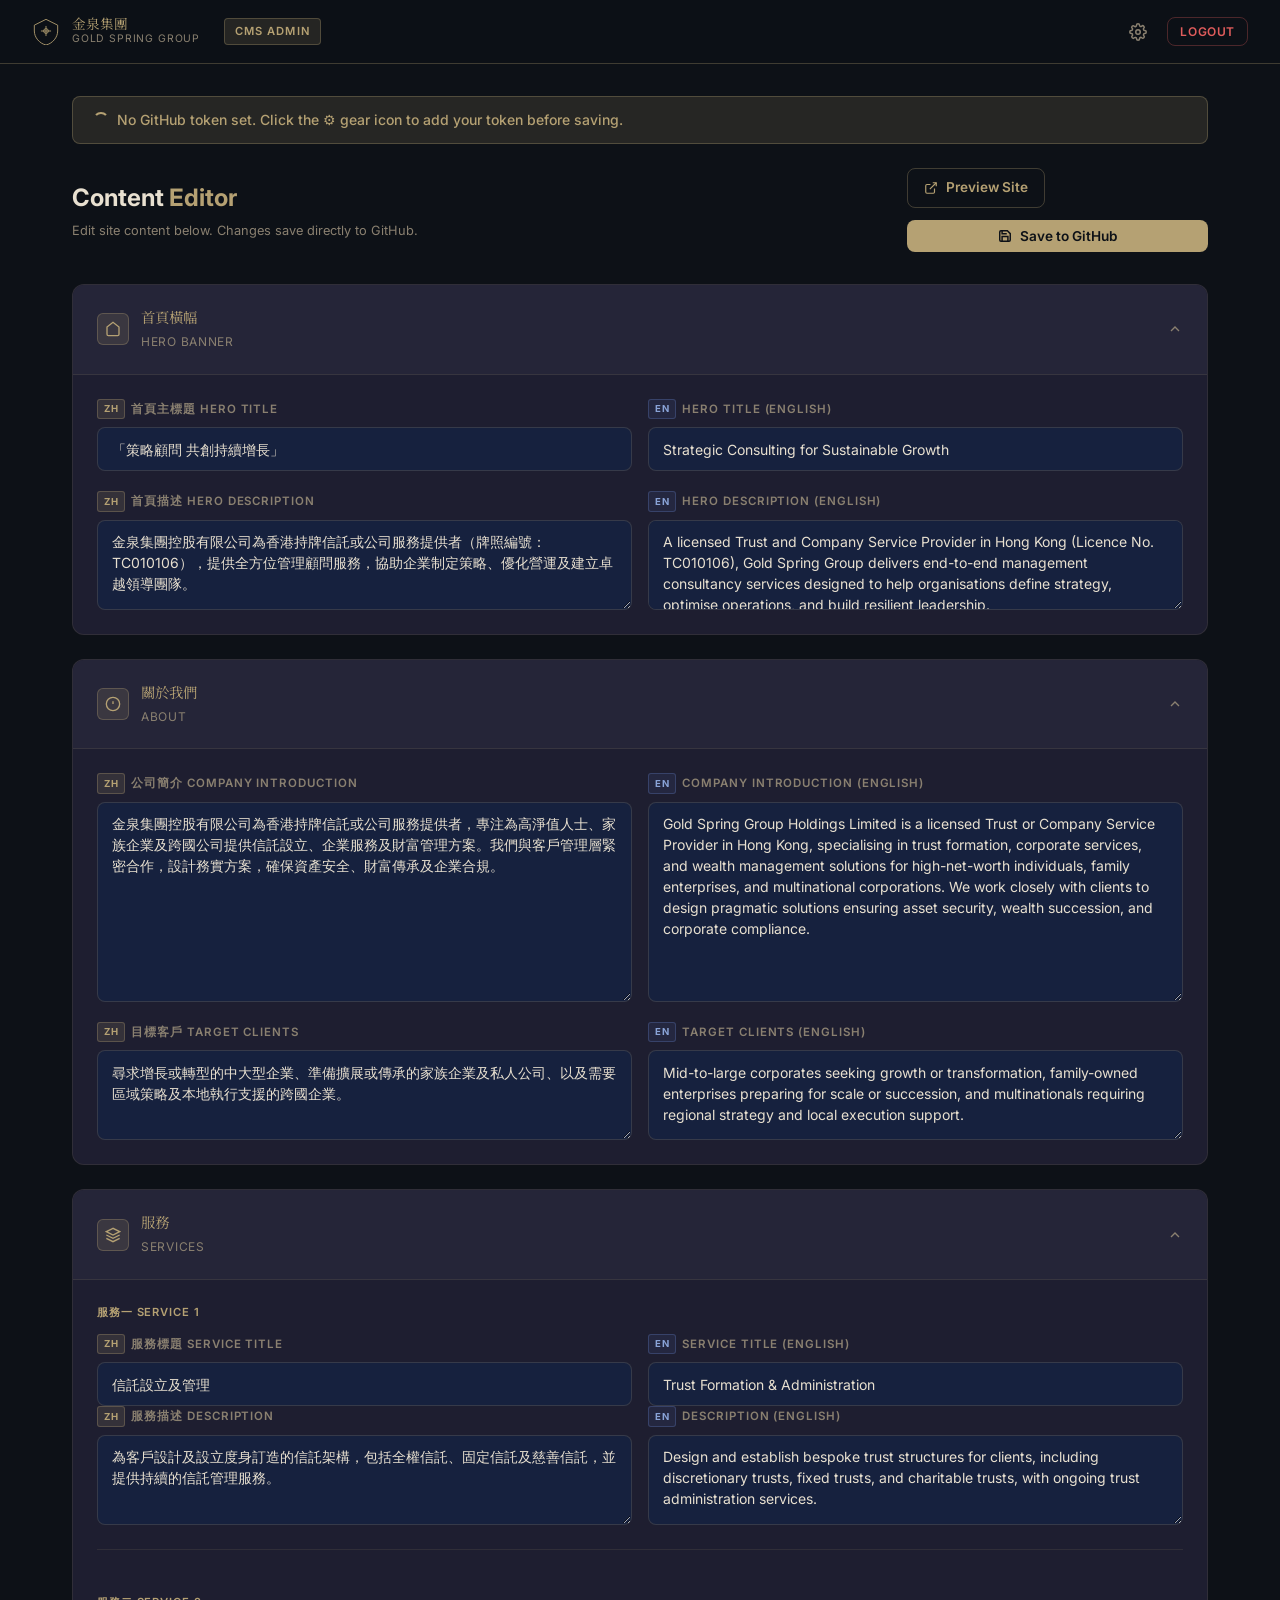
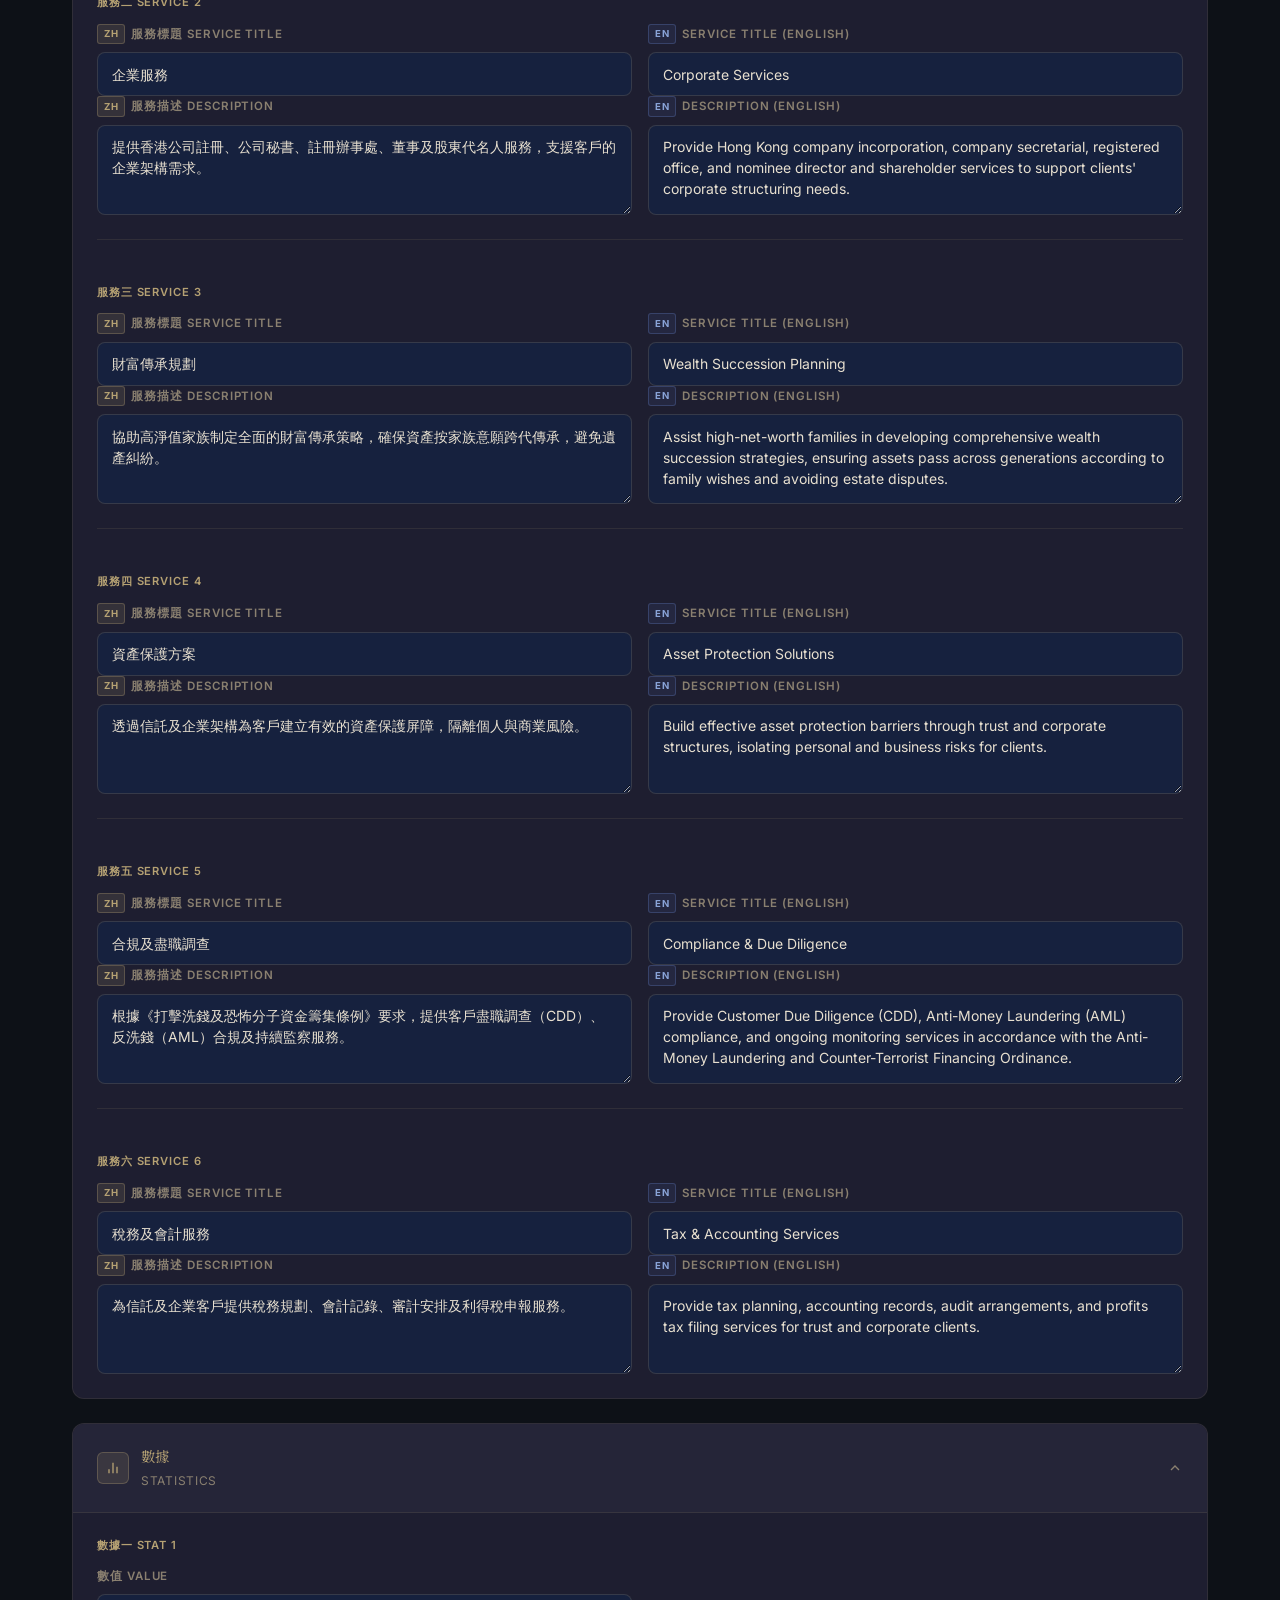
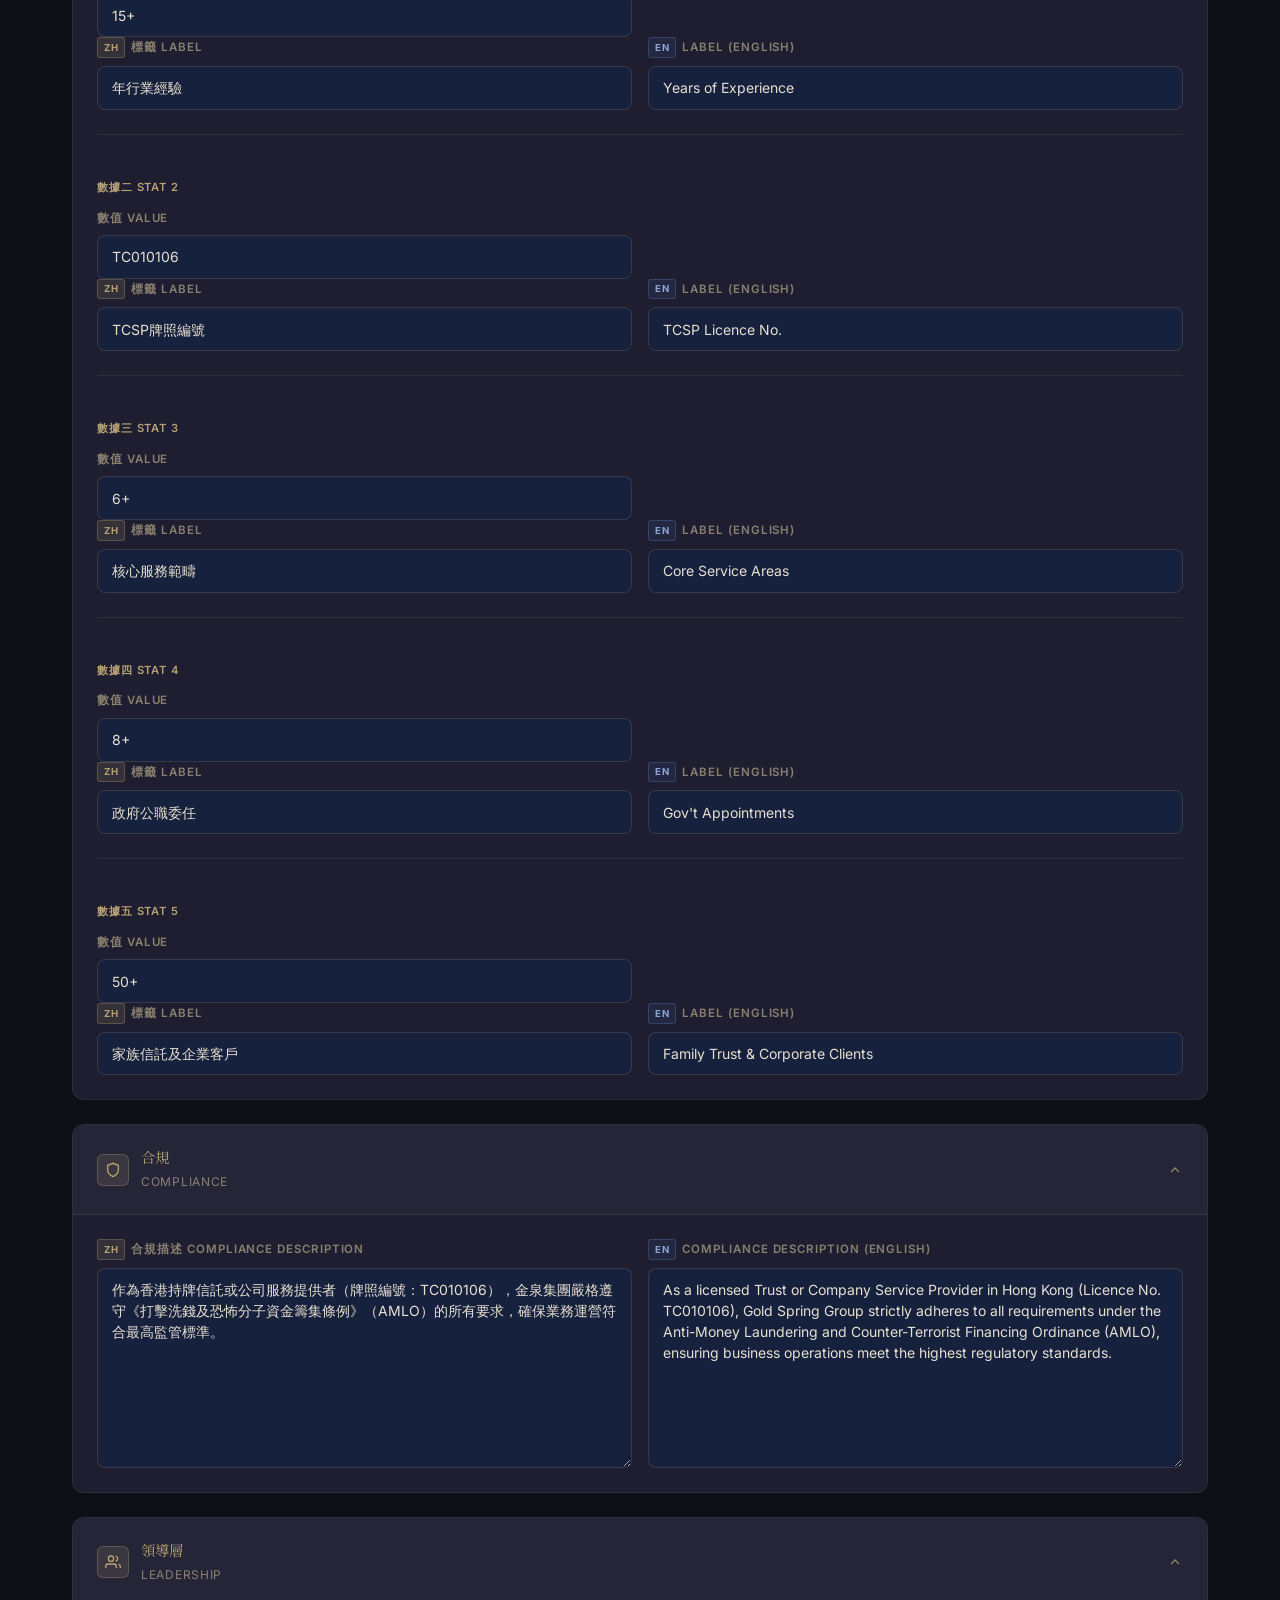
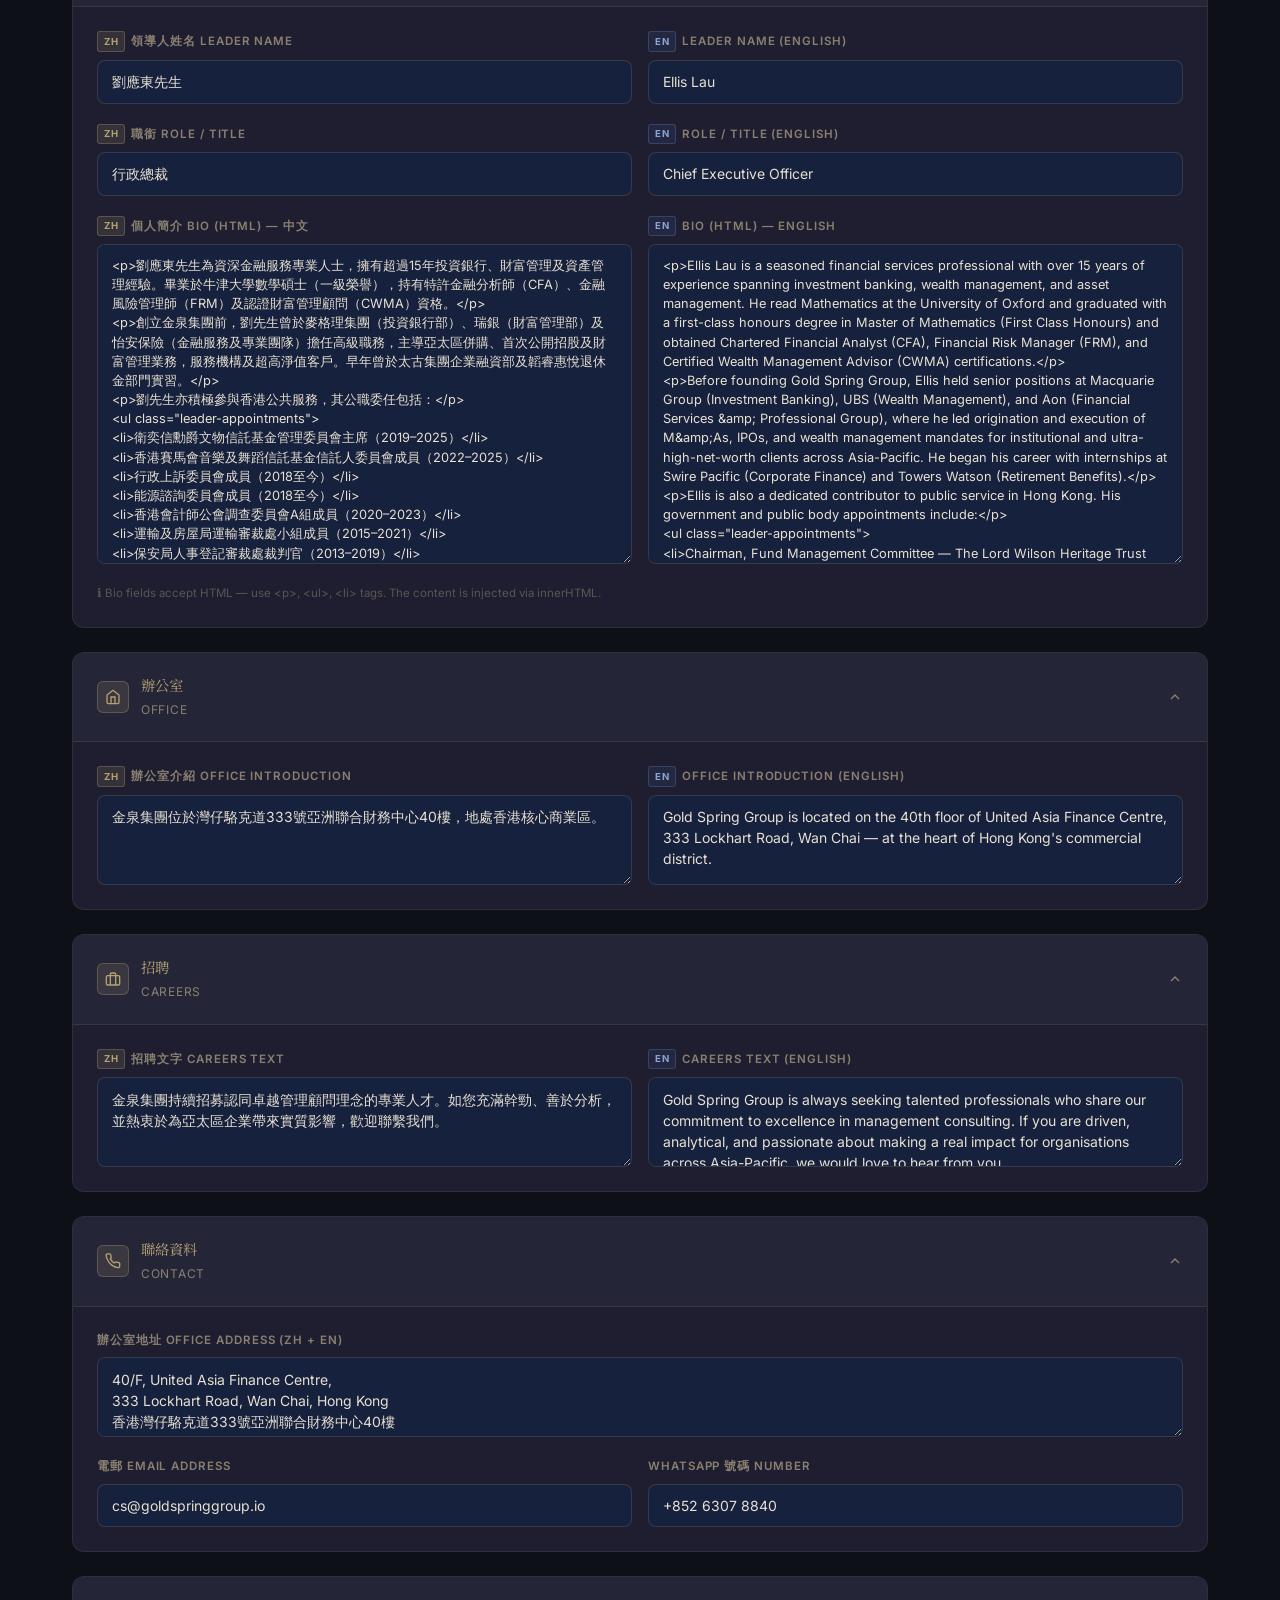
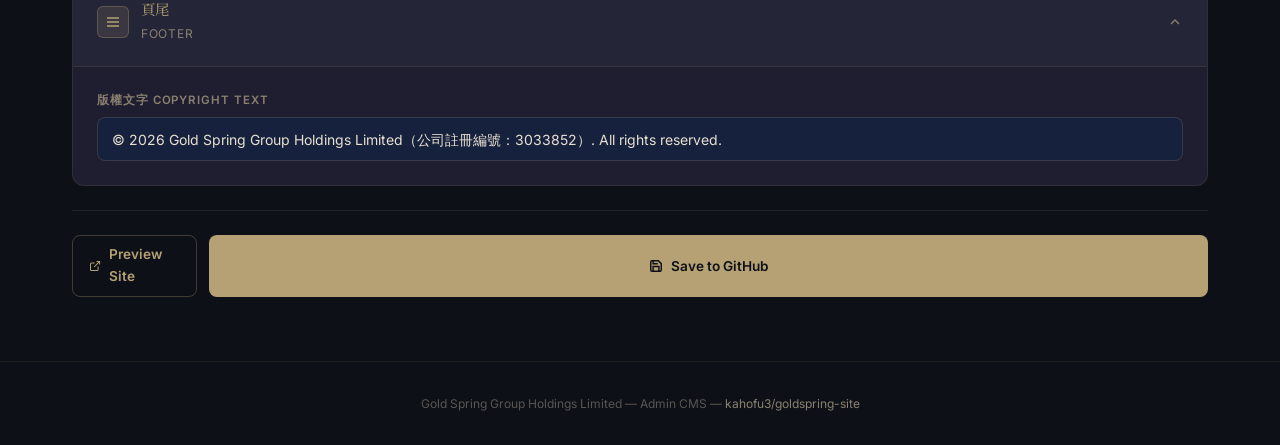
<file: admin/index.html>
<!DOCTYPE html>
<html lang="en">
<head>
<meta charset="UTF-8">
<meta name="viewport" content="width=device-width, initial-scale=1.0">
<title>Admin Panel — Gold Spring Group</title>
<link rel="preconnect" href="https://fonts.googleapis.com">
<link rel="preconnect" href="https://fonts.gstatic.com" crossorigin>
<link href="https://fonts.googleapis.com/css2?family=Inter:wght@300;400;500;600;700&family=Noto+Serif+TC:wght@300;400;700&display=swap" rel="stylesheet">
<style>
  :root {
    --navy:       #0d1117;
    --navy-2:     #1a1a2e;
    --navy-3:     #16213e;
    --navy-4:     #0f3460;
    --gold:       #b5a173;
    --gold-light: #d4b896;
    --gold-dim:   rgba(181,161,115,0.15);
    --gold-border:rgba(181,161,115,0.3);
    --text:       #e8e0d0;
    --text-muted: #8a8070;
    --text-dim:   #5a5550;
    --surface:    #1e1e30;
    --surface-2:  #252538;
    --red:        #e05c5c;
    --green:      #5cb87a;
    --radius:     8px;
    --radius-lg:  12px;
    --shadow:     0 4px 24px rgba(0,0,0,0.4);
  }

  *, *::before, *::after { box-sizing: border-box; margin: 0; padding: 0; }

  body {
    font-family: 'Inter', sans-serif;
    background: var(--navy);
    color: var(--text);
    min-height: 100vh;
    line-height: 1.6;
  }

  /* ── LOGIN ── */
  #login-screen {
    display: flex;
    align-items: center;
    justify-content: center;
    min-height: 100vh;
    padding: 2rem;
    background: radial-gradient(ellipse at 50% 0%, rgba(181,161,115,0.08) 0%, transparent 70%),
                var(--navy);
  }

  .login-card {
    background: var(--surface);
    border: 1px solid var(--gold-border);
    border-radius: var(--radius-lg);
    padding: 3rem 2.5rem;
    width: 100%;
    max-width: 420px;
    box-shadow: var(--shadow);
    text-align: center;
  }

  .login-logo {
    display: flex;
    align-items: center;
    justify-content: center;
    gap: 0.75rem;
    margin-bottom: 2rem;
  }

  .login-logo svg { width: 40px; height: 40px; color: var(--gold); }

  .login-logo-text {
    text-align: left;
  }

  .login-logo-text .zh {
    font-family: 'Noto Serif TC', serif;
    font-size: 1rem;
    color: var(--gold);
    display: block;
    line-height: 1.2;
  }

  .login-logo-text .en {
    font-size: 0.7rem;
    color: var(--text-muted);
    display: block;
    letter-spacing: 0.05em;
    text-transform: uppercase;
  }

  .login-title {
    font-size: 1.5rem;
    font-weight: 600;
    color: var(--text);
    margin-bottom: 0.5rem;
  }

  .login-subtitle {
    font-size: 0.85rem;
    color: var(--text-muted);
    margin-bottom: 2rem;
  }

  .login-divider {
    width: 40px;
    height: 1px;
    background: var(--gold-border);
    margin: 0 auto 2rem;
  }

  .form-group { margin-bottom: 1.25rem; text-align: left; }

  .form-label {
    display: block;
    font-size: 0.75rem;
    font-weight: 600;
    letter-spacing: 0.08em;
    text-transform: uppercase;
    color: var(--text-muted);
    margin-bottom: 0.5rem;
  }

  .form-input {
    width: 100%;
    background: var(--navy-3);
    border: 1px solid var(--gold-border);
    border-radius: var(--radius);
    padding: 0.75rem 1rem;
    color: var(--text);
    font-family: 'Inter', sans-serif;
    font-size: 0.95rem;
    transition: border-color 0.2s, box-shadow 0.2s;
    outline: none;
  }

  .form-input:focus {
    border-color: var(--gold);
    box-shadow: 0 0 0 3px rgba(181,161,115,0.15);
  }

  .btn {
    display: inline-flex;
    align-items: center;
    gap: 0.5rem;
    padding: 0.75rem 1.5rem;
    border-radius: var(--radius);
    font-family: 'Inter', sans-serif;
    font-size: 0.9rem;
    font-weight: 600;
    cursor: pointer;
    border: none;
    transition: all 0.2s;
    text-decoration: none;
  }

  .btn-gold {
    background: var(--gold);
    color: var(--navy);
    width: 100%;
    justify-content: center;
  }

  .btn-gold:hover { background: var(--gold-light); transform: translateY(-1px); }
  .btn-gold:active { transform: translateY(0); }

  .btn-outline {
    background: transparent;
    border: 1px solid var(--gold-border);
    color: var(--gold);
  }

  .btn-outline:hover {
    background: var(--gold-dim);
    border-color: var(--gold);
  }

  .btn-ghost {
    background: transparent;
    color: var(--text-muted);
    padding: 0.5rem;
    border-radius: var(--radius);
  }

  .btn-ghost:hover { color: var(--gold); background: var(--gold-dim); }

  .error-msg {
    background: rgba(224,92,92,0.1);
    border: 1px solid rgba(224,92,92,0.3);
    border-radius: var(--radius);
    padding: 0.75rem 1rem;
    color: var(--red);
    font-size: 0.85rem;
    margin-top: 1rem;
    display: none;
  }

  /* ── APP ── */
  #app { display: none; }

  /* ── HEADER ── */
  .app-header {
    position: sticky;
    top: 0;
    z-index: 100;
    background: rgba(13,17,23,0.95);
    backdrop-filter: blur(12px);
    border-bottom: 1px solid var(--gold-border);
    padding: 0 2rem;
    height: 64px;
    display: flex;
    align-items: center;
    justify-content: space-between;
  }

  .header-brand {
    display: flex;
    align-items: center;
    gap: 0.75rem;
  }

  .header-brand svg { width: 28px; height: 28px; color: var(--gold); }

  .header-brand-text { display: flex; flex-direction: column; }

  .header-brand-text .zh {
    font-family: 'Noto Serif TC', serif;
    font-size: 0.85rem;
    color: var(--gold);
    line-height: 1.2;
  }

  .header-brand-text .en {
    font-size: 0.65rem;
    color: var(--text-muted);
    text-transform: uppercase;
    letter-spacing: 0.08em;
  }

  .header-badge {
    background: var(--gold-dim);
    border: 1px solid var(--gold-border);
    color: var(--gold);
    font-size: 0.7rem;
    font-weight: 600;
    letter-spacing: 0.1em;
    text-transform: uppercase;
    padding: 0.2rem 0.6rem;
    border-radius: 4px;
    margin-left: 0.75rem;
  }

  .header-actions {
    display: flex;
    align-items: center;
    gap: 0.75rem;
  }

  /* ── MAIN LAYOUT ── */
  .app-main {
    max-width: 1200px;
    margin: 0 auto;
    padding: 2rem;
  }

  /* ── STATUS BAR ── */
  #status-bar {
    border-radius: var(--radius);
    padding: 0.75rem 1.25rem;
    font-size: 0.875rem;
    font-weight: 500;
    display: none;
    align-items: center;
    gap: 0.5rem;
    margin-bottom: 1.5rem;
  }

  #status-bar.success {
    background: rgba(92,184,122,0.1);
    border: 1px solid rgba(92,184,122,0.3);
    color: var(--green);
    display: flex;
  }

  #status-bar.error {
    background: rgba(224,92,92,0.1);
    border: 1px solid rgba(224,92,92,0.3);
    color: var(--red);
    display: flex;
  }

  #status-bar.loading {
    background: var(--gold-dim);
    border: 1px solid var(--gold-border);
    color: var(--gold);
    display: flex;
  }

  /* ── TOOLBAR ── */
  .toolbar {
    display: flex;
    align-items: center;
    justify-content: space-between;
    margin-bottom: 2rem;
    flex-wrap: wrap;
    gap: 1rem;
  }

  .toolbar-title {
    font-size: 1.5rem;
    font-weight: 700;
    color: var(--text);
  }

  .toolbar-title span {
    color: var(--gold);
  }

  .toolbar-actions {
    display: flex;
    gap: 0.75rem;
    flex-wrap: wrap;
  }

  /* ── SECTIONS ── */
  .section-block {
    background: var(--surface);
    border: 1px solid rgba(181,161,115,0.12);
    border-radius: var(--radius-lg);
    margin-bottom: 1.5rem;
    overflow: hidden;
    transition: border-color 0.2s;
  }

  .section-block:hover {
    border-color: var(--gold-border);
  }

  .section-header {
    display: flex;
    align-items: center;
    gap: 0.75rem;
    padding: 1.25rem 1.5rem;
    background: var(--surface-2);
    border-bottom: 1px solid rgba(181,161,115,0.12);
    cursor: pointer;
    user-select: none;
  }

  .section-icon {
    width: 32px;
    height: 32px;
    background: var(--gold-dim);
    border: 1px solid var(--gold-border);
    border-radius: 6px;
    display: flex;
    align-items: center;
    justify-content: center;
    color: var(--gold);
    flex-shrink: 0;
  }

  .section-icon svg { width: 16px; height: 16px; }

  .section-title {
    flex: 1;
  }

  .section-title-zh {
    font-family: 'Noto Serif TC', serif;
    font-size: 0.9rem;
    color: var(--gold);
    display: block;
  }

  .section-title-en {
    font-size: 0.75rem;
    color: var(--text-muted);
    text-transform: uppercase;
    letter-spacing: 0.06em;
  }

  .section-toggle {
    color: var(--text-muted);
    transition: transform 0.2s;
  }

  .section-toggle.open { transform: rotate(180deg); }

  .section-body {
    padding: 1.5rem;
    display: grid;
    gap: 1.25rem;
  }

  .section-body.collapsed { display: none; }

  /* ── FIELD ROWS ── */
  .field-row {
    display: grid;
    grid-template-columns: 1fr 1fr;
    gap: 1rem;
  }

  @media (max-width: 768px) {
    .field-row { grid-template-columns: 1fr; }
  }

  .field-full { grid-column: 1 / -1; }

  .field-group { display: flex; flex-direction: column; gap: 0.5rem; }

  .field-label {
    font-size: 0.72rem;
    font-weight: 600;
    text-transform: uppercase;
    letter-spacing: 0.08em;
    color: var(--text-muted);
    display: flex;
    align-items: center;
    gap: 0.4rem;
  }

  .field-label .lang-badge {
    background: var(--gold-dim);
    border: 1px solid var(--gold-border);
    color: var(--gold);
    font-size: 0.6rem;
    padding: 0.1rem 0.35rem;
    border-radius: 3px;
    font-weight: 700;
  }

  .field-label .lang-badge.en {
    background: rgba(100,130,200,0.1);
    border-color: rgba(100,130,200,0.3);
    color: #8aa4d8;
  }

  .field-input,
  .field-textarea {
    background: var(--navy-3);
    border: 1px solid rgba(181,161,115,0.2);
    border-radius: var(--radius);
    padding: 0.65rem 0.9rem;
    color: var(--text);
    font-family: 'Inter', sans-serif;
    font-size: 0.875rem;
    transition: border-color 0.2s, box-shadow 0.2s;
    outline: none;
    resize: vertical;
    width: 100%;
    line-height: 1.5;
  }

  .field-input:focus,
  .field-textarea:focus {
    border-color: var(--gold);
    box-shadow: 0 0 0 3px rgba(181,161,115,0.1);
  }

  .field-textarea { min-height: 90px; }
  .field-textarea.tall { min-height: 200px; }
  .field-textarea.bio { min-height: 320px; font-size: 0.8rem; }

  /* ── MODAL ── */
  .modal-overlay {
    position: fixed;
    inset: 0;
    background: rgba(0,0,0,0.7);
    backdrop-filter: blur(4px);
    z-index: 1000;
    display: none;
    align-items: center;
    justify-content: center;
    padding: 2rem;
  }

  .modal-overlay.open { display: flex; }

  .modal {
    background: var(--surface);
    border: 1px solid var(--gold-border);
    border-radius: var(--radius-lg);
    padding: 2rem;
    width: 100%;
    max-width: 540px;
    box-shadow: var(--shadow);
  }

  .modal-header {
    display: flex;
    align-items: flex-start;
    justify-content: space-between;
    margin-bottom: 1.5rem;
    gap: 1rem;
  }

  .modal-title {
    font-size: 1.1rem;
    font-weight: 700;
    color: var(--text);
    line-height: 1.3;
  }

  .modal-subtitle {
    font-size: 0.8rem;
    color: var(--text-muted);
    margin-top: 0.25rem;
  }

  .modal-close {
    background: none;
    border: none;
    color: var(--text-muted);
    cursor: pointer;
    padding: 0.25rem;
    border-radius: 4px;
    flex-shrink: 0;
    transition: color 0.2s;
  }

  .modal-close:hover { color: var(--text); }

  .modal-instructions {
    background: var(--navy-3);
    border: 1px solid rgba(181,161,115,0.15);
    border-radius: var(--radius);
    padding: 1rem;
    margin-bottom: 1.5rem;
    font-size: 0.8rem;
    color: var(--text-muted);
    line-height: 1.6;
  }

  .modal-instructions ol {
    padding-left: 1.25rem;
    margin-top: 0.5rem;
  }

  .modal-instructions li { margin-bottom: 0.25rem; }

  .modal-instructions code {
    background: rgba(181,161,115,0.1);
    color: var(--gold);
    padding: 0.1rem 0.35rem;
    border-radius: 3px;
    font-size: 0.78rem;
    font-family: 'Courier New', monospace;
  }

  .modal-footer {
    display: flex;
    gap: 0.75rem;
    justify-content: flex-end;
    margin-top: 1.5rem;
  }

  .btn-sm {
    padding: 0.5rem 1rem;
    font-size: 0.85rem;
  }

  /* ── SPINNER ── */
  @keyframes spin { to { transform: rotate(360deg); } }
  .spinner {
    width: 16px;
    height: 16px;
    border: 2px solid transparent;
    border-top-color: currentColor;
    border-radius: 50%;
    animation: spin 0.7s linear infinite;
    flex-shrink: 0;
  }

  /* ── FOOTER ── */
  .app-footer {
    text-align: center;
    padding: 2rem;
    color: var(--text-dim);
    font-size: 0.75rem;
    border-top: 1px solid rgba(181,161,115,0.08);
    margin-top: 2rem;
  }

  .app-footer a { color: var(--text-muted); text-decoration: none; }
  .app-footer a:hover { color: var(--gold); }

  /* ── LOGOUT ── */
  .logout-btn {
    background: none;
    border: 1px solid rgba(224,92,92,0.3);
    color: var(--red);
    cursor: pointer;
    font-size: 0.75rem;
    font-weight: 600;
    padding: 0.35rem 0.75rem;
    border-radius: var(--radius);
    transition: all 0.2s;
    font-family: 'Inter', sans-serif;
    letter-spacing: 0.05em;
    text-transform: uppercase;
  }

  .logout-btn:hover {
    background: rgba(224,92,92,0.1);
    border-color: var(--red);
  }

  /* ── CHANGED INDICATOR ── */
  .dirty-dot {
    width: 6px;
    height: 6px;
    background: var(--gold);
    border-radius: 50%;
    display: none;
    margin-left: 4px;
  }

  .is-dirty .dirty-dot { display: inline-block; }
</style>
</head>
<body>

<!-- ═══════════════════════════════════ LOGIN ═══════════════════════════════════ -->
<div id="login-screen">
  <div class="login-card">
    <div class="login-logo">
      <svg viewBox="0 0 48 48" fill="none" aria-label="Gold Spring Group">
        <path d="M24 4L4 14v10c0 11 8.7 21.3 20 24 11.3-2.7 20-13 20-24V14L24 4z" stroke="currentColor" stroke-width="1.5" fill="none"/>
        <path d="M16 24h16M24 16v16" stroke="currentColor" stroke-width="1.5" stroke-linecap="round"/>
        <circle cx="24" cy="24" r="4" stroke="currentColor" stroke-width="1.5"/>
      </svg>
      <div class="login-logo-text">
        <span class="zh">金泉集團控股有限公司</span>
        <span class="en">Gold Spring Group Holdings Limited</span>
      </div>
    </div>
    <h1 class="login-title">Admin Panel</h1>
    <p class="login-subtitle">管理員登入 · Content Management System</p>
    <div class="login-divider"></div>
    <div class="form-group">
      <label class="form-label" for="password-input">Password 密碼</label>
      <input
        class="form-input"
        type="password"
        id="password-input"
        placeholder="Enter password"
        autocomplete="current-password"
      >
    </div>
    <button class="btn btn-gold" id="login-btn">Login 登入</button>
    <div class="error-msg" id="login-error">Incorrect password. Please try again.</div>
  </div>
</div>

<!-- ═══════════════════════════════════ APP ════════════════════════════════════ -->
<div id="app">

  <!-- HEADER -->
  <header class="app-header">
    <div class="header-brand">
      <svg viewBox="0 0 48 48" fill="none" aria-label="Gold Spring Group">
        <path d="M24 4L4 14v10c0 11 8.7 21.3 20 24 11.3-2.7 20-13 20-24V14L24 4z" stroke="currentColor" stroke-width="1.5" fill="none"/>
        <path d="M16 24h16M24 16v16" stroke="currentColor" stroke-width="1.5" stroke-linecap="round"/>
        <circle cx="24" cy="24" r="4" stroke="currentColor" stroke-width="1.5"/>
      </svg>
      <div class="header-brand-text">
        <span class="zh">金泉集團</span>
        <span class="en">Gold Spring Group</span>
      </div>
      <span class="header-badge">CMS Admin</span>
    </div>
    <div class="header-actions">
      <button class="btn btn-ghost" id="settings-btn" title="GitHub Token Settings" aria-label="Settings">
        <svg width="18" height="18" viewBox="0 0 24 24" fill="none" stroke="currentColor" stroke-width="2"><circle cx="12" cy="12" r="3"/><path d="M19.4 15a1.65 1.65 0 0 0 .33 1.82l.06.06a2 2 0 0 1-2.83 2.83l-.06-.06a1.65 1.65 0 0 0-1.82-.33 1.65 1.65 0 0 0-1 1.51V21a2 2 0 0 1-4 0v-.09A1.65 1.65 0 0 0 9 19.4a1.65 1.65 0 0 0-1.82.33l-.06.06a2 2 0 0 1-2.83-2.83l.06-.06A1.65 1.65 0 0 0 4.68 15a1.65 1.65 0 0 0-1.51-1H3a2 2 0 0 1 0-4h.09A1.65 1.65 0 0 0 4.6 9a1.65 1.65 0 0 0-.33-1.82l-.06-.06a2 2 0 0 1 2.83-2.83l.06.06A1.65 1.65 0 0 0 9 4.68a1.65 1.65 0 0 0 1-1.51V3a2 2 0 0 1 4 0v.09a1.65 1.65 0 0 0 1 1.51 1.65 1.65 0 0 0 1.82-.33l.06-.06a2 2 0 0 1 2.83 2.83l-.06.06A1.65 1.65 0 0 0 19.4 9a1.65 1.65 0 0 0 1.51 1H21a2 2 0 0 1 0 4h-.09a1.65 1.65 0 0 0-1.51 1z"/></svg>
      </button>
      <button class="logout-btn" id="logout-btn">Logout</button>
    </div>
  </header>

  <!-- MAIN -->
  <main class="app-main">
    <!-- STATUS -->
    <div id="status-bar"></div>

    <!-- TOOLBAR -->
    <div class="toolbar">
      <div>
        <h1 class="toolbar-title">Content <span>Editor</span></h1>
        <p style="font-size:0.8rem;color:var(--text-muted);margin-top:0.25rem;">
          Edit site content below. Changes save directly to GitHub.
        </p>
      </div>
      <div class="toolbar-actions">
        <a href="../index.html" target="_blank" class="btn btn-outline btn-sm">
          <svg width="14" height="14" viewBox="0 0 24 24" fill="none" stroke="currentColor" stroke-width="2"><path d="M18 13v6a2 2 0 0 1-2 2H5a2 2 0 0 1-2-2V8a2 2 0 0 1 2-2h6"/><polyline points="15 3 21 3 21 9"/><line x1="10" y1="14" x2="21" y2="3"/></svg>
          Preview Site
        </a>
        <button class="btn btn-gold btn-sm" id="save-btn">
          <svg width="14" height="14" viewBox="0 0 24 24" fill="none" stroke="currentColor" stroke-width="2.5"><path d="M19 21H5a2 2 0 0 1-2-2V5a2 2 0 0 1 2-2h11l5 5v11a2 2 0 0 1-2 2z"/><polyline points="17 21 17 13 7 13 7 21"/><polyline points="7 3 7 8 15 8"/></svg>
          Save to GitHub
          <span class="dirty-dot" id="dirty-dot"></span>
        </button>
      </div>
    </div>

    <!-- ═══ HERO SECTION ═══ -->
    <div class="section-block">
      <div class="section-header" onclick="toggleSection(this)">
        <div class="section-icon">
          <svg viewBox="0 0 24 24" fill="none" stroke="currentColor" stroke-width="2"><path d="M3 9l9-7 9 7v11a2 2 0 0 1-2 2H5a2 2 0 0 1-2-2z"/></svg>
        </div>
        <div class="section-title">
          <span class="section-title-zh">首頁橫幅</span>
          <span class="section-title-en">Hero Banner</span>
        </div>
        <svg class="section-toggle open" width="16" height="16" viewBox="0 0 24 24" fill="none" stroke="currentColor" stroke-width="2"><polyline points="6 9 12 15 18 9"/></svg>
      </div>
      <div class="section-body">
        <div class="field-row">
          <div class="field-group">
            <label class="field-label">
              <span class="lang-badge">ZH</span>
              首頁主標題 Hero Title
            </label>
            <input class="field-input" type="text" data-key="hero_title_zh" placeholder="Chinese hero title">
          </div>
          <div class="field-group">
            <label class="field-label">
              <span class="lang-badge en">EN</span>
              Hero Title (English)
            </label>
            <input class="field-input" type="text" data-key="hero_title_en" placeholder="English hero title">
          </div>
        </div>
        <div class="field-row">
          <div class="field-group">
            <label class="field-label">
              <span class="lang-badge">ZH</span>
              首頁描述 Hero Description
            </label>
            <textarea class="field-textarea" data-key="hero_desc_zh" placeholder="Chinese hero description"></textarea>
          </div>
          <div class="field-group">
            <label class="field-label">
              <span class="lang-badge en">EN</span>
              Hero Description (English)
            </label>
            <textarea class="field-textarea" data-key="hero_desc_en" placeholder="English hero description"></textarea>
          </div>
        </div>
      </div>
    </div>

    <!-- ═══ ABOUT SECTION ═══ -->
    <div class="section-block">
      <div class="section-header" onclick="toggleSection(this)">
        <div class="section-icon">
          <svg viewBox="0 0 24 24" fill="none" stroke="currentColor" stroke-width="2"><circle cx="12" cy="12" r="10"/><line x1="12" y1="8" x2="12" y2="12"/><line x1="12" y1="16" x2="12.01" y2="16"/></svg>
        </div>
        <div class="section-title">
          <span class="section-title-zh">關於我們</span>
          <span class="section-title-en">About</span>
        </div>
        <svg class="section-toggle open" width="16" height="16" viewBox="0 0 24 24" fill="none" stroke="currentColor" stroke-width="2"><polyline points="6 9 12 15 18 9"/></svg>
      </div>
      <div class="section-body">
        <div class="field-row">
          <div class="field-group">
            <label class="field-label">
              <span class="lang-badge">ZH</span>
              公司簡介 Company Introduction
            </label>
            <textarea class="field-textarea tall" data-key="about_intro_zh" placeholder="Chinese about text"></textarea>
          </div>
          <div class="field-group">
            <label class="field-label">
              <span class="lang-badge en">EN</span>
              Company Introduction (English)
            </label>
            <textarea class="field-textarea tall" data-key="about_intro_en" placeholder="English about text"></textarea>
          </div>
        </div>
        <div class="field-row">
          <div class="field-group">
            <label class="field-label">
              <span class="lang-badge">ZH</span>
              目標客戶 Target Clients
            </label>
            <textarea class="field-textarea" data-key="target_clients_zh" placeholder="Chinese target clients"></textarea>
          </div>
          <div class="field-group">
            <label class="field-label">
              <span class="lang-badge en">EN</span>
              Target Clients (English)
            </label>
            <textarea class="field-textarea" data-key="target_clients_en" placeholder="English target clients"></textarea>
          </div>
        </div>
      </div>
    </div>

    <!-- ═══ SERVICES SECTION ═══ -->
    <div class="section-block">
      <div class="section-header" onclick="toggleSection(this)">
        <div class="section-icon">
          <svg viewBox="0 0 24 24" fill="none" stroke="currentColor" stroke-width="2"><path d="M12 2L2 7l10 5 10-5-10-5z"/><path d="M2 17l10 5 10-5"/><path d="M2 12l10 5 10-5"/></svg>
        </div>
        <div class="section-title">
          <span class="section-title-zh">服務</span>
          <span class="section-title-en">Services</span>
        </div>
        <svg class="section-toggle open" width="16" height="16" viewBox="0 0 24 24" fill="none" stroke="currentColor" stroke-width="2"><polyline points="6 9 12 15 18 9"/></svg>
      </div>
      <div class="section-body">

        <!-- Service 1 -->
        <div style="margin-bottom:1.5rem;padding-bottom:1.5rem;border-bottom:1px solid rgba(181,161,115,0.12);">
          <p style="font-size:0.7rem;font-weight:600;letter-spacing:0.08em;color:var(--gold);text-transform:uppercase;margin-bottom:0.75rem;">服務一 Service 1</p>
          <div class="field-row">
            <div class="field-group">
              <label class="field-label"><span class="lang-badge">ZH</span> 服務標題 Service Title</label>
              <input class="field-input" type="text" data-key="service1_title_zh" placeholder="Chinese service title">
            </div>
            <div class="field-group">
              <label class="field-label"><span class="lang-badge en">EN</span> Service Title (English)</label>
              <input class="field-input" type="text" data-key="service1_title_en" placeholder="English service title">
            </div>
          </div>
          <div class="field-row">
            <div class="field-group">
              <label class="field-label"><span class="lang-badge">ZH</span> 服務描述 Description</label>
              <textarea class="field-textarea" data-key="service1_desc_zh" placeholder="Chinese description"></textarea>
            </div>
            <div class="field-group">
              <label class="field-label"><span class="lang-badge en">EN</span> Description (English)</label>
              <textarea class="field-textarea" data-key="service1_desc_en" placeholder="English description"></textarea>
            </div>
          </div>
        </div>

        <!-- Service 2 -->
        <div style="margin-bottom:1.5rem;padding-bottom:1.5rem;border-bottom:1px solid rgba(181,161,115,0.12);">
          <p style="font-size:0.7rem;font-weight:600;letter-spacing:0.08em;color:var(--gold);text-transform:uppercase;margin-bottom:0.75rem;">服務二 Service 2</p>
          <div class="field-row">
            <div class="field-group">
              <label class="field-label"><span class="lang-badge">ZH</span> 服務標題 Service Title</label>
              <input class="field-input" type="text" data-key="service2_title_zh" placeholder="Chinese service title">
            </div>
            <div class="field-group">
              <label class="field-label"><span class="lang-badge en">EN</span> Service Title (English)</label>
              <input class="field-input" type="text" data-key="service2_title_en" placeholder="English service title">
            </div>
          </div>
          <div class="field-row">
            <div class="field-group">
              <label class="field-label"><span class="lang-badge">ZH</span> 服務描述 Description</label>
              <textarea class="field-textarea" data-key="service2_desc_zh" placeholder="Chinese description"></textarea>
            </div>
            <div class="field-group">
              <label class="field-label"><span class="lang-badge en">EN</span> Description (English)</label>
              <textarea class="field-textarea" data-key="service2_desc_en" placeholder="English description"></textarea>
            </div>
          </div>
        </div>

        <!-- Service 3 -->
        <div style="margin-bottom:1.5rem;padding-bottom:1.5rem;border-bottom:1px solid rgba(181,161,115,0.12);">
          <p style="font-size:0.7rem;font-weight:600;letter-spacing:0.08em;color:var(--gold);text-transform:uppercase;margin-bottom:0.75rem;">服務三 Service 3</p>
          <div class="field-row">
            <div class="field-group">
              <label class="field-label"><span class="lang-badge">ZH</span> 服務標題 Service Title</label>
              <input class="field-input" type="text" data-key="service3_title_zh" placeholder="Chinese service title">
            </div>
            <div class="field-group">
              <label class="field-label"><span class="lang-badge en">EN</span> Service Title (English)</label>
              <input class="field-input" type="text" data-key="service3_title_en" placeholder="English service title">
            </div>
          </div>
          <div class="field-row">
            <div class="field-group">
              <label class="field-label"><span class="lang-badge">ZH</span> 服務描述 Description</label>
              <textarea class="field-textarea" data-key="service3_desc_zh" placeholder="Chinese description"></textarea>
            </div>
            <div class="field-group">
              <label class="field-label"><span class="lang-badge en">EN</span> Description (English)</label>
              <textarea class="field-textarea" data-key="service3_desc_en" placeholder="English description"></textarea>
            </div>
          </div>
        </div>

        <!-- Service 4 -->
        <div style="margin-bottom:1.5rem;padding-bottom:1.5rem;border-bottom:1px solid rgba(181,161,115,0.12);">
          <p style="font-size:0.7rem;font-weight:600;letter-spacing:0.08em;color:var(--gold);text-transform:uppercase;margin-bottom:0.75rem;">服務四 Service 4</p>
          <div class="field-row">
            <div class="field-group">
              <label class="field-label"><span class="lang-badge">ZH</span> 服務標題 Service Title</label>
              <input class="field-input" type="text" data-key="service4_title_zh" placeholder="Chinese service title">
            </div>
            <div class="field-group">
              <label class="field-label"><span class="lang-badge en">EN</span> Service Title (English)</label>
              <input class="field-input" type="text" data-key="service4_title_en" placeholder="English service title">
            </div>
          </div>
          <div class="field-row">
            <div class="field-group">
              <label class="field-label"><span class="lang-badge">ZH</span> 服務描述 Description</label>
              <textarea class="field-textarea" data-key="service4_desc_zh" placeholder="Chinese description"></textarea>
            </div>
            <div class="field-group">
              <label class="field-label"><span class="lang-badge en">EN</span> Description (English)</label>
              <textarea class="field-textarea" data-key="service4_desc_en" placeholder="English description"></textarea>
            </div>
          </div>
        </div>

        <!-- Service 5 -->
        <div style="margin-bottom:1.5rem;padding-bottom:1.5rem;border-bottom:1px solid rgba(181,161,115,0.12);">
          <p style="font-size:0.7rem;font-weight:600;letter-spacing:0.08em;color:var(--gold);text-transform:uppercase;margin-bottom:0.75rem;">服務五 Service 5</p>
          <div class="field-row">
            <div class="field-group">
              <label class="field-label"><span class="lang-badge">ZH</span> 服務標題 Service Title</label>
              <input class="field-input" type="text" data-key="service5_title_zh" placeholder="Chinese service title">
            </div>
            <div class="field-group">
              <label class="field-label"><span class="lang-badge en">EN</span> Service Title (English)</label>
              <input class="field-input" type="text" data-key="service5_title_en" placeholder="English service title">
            </div>
          </div>
          <div class="field-row">
            <div class="field-group">
              <label class="field-label"><span class="lang-badge">ZH</span> 服務描述 Description</label>
              <textarea class="field-textarea" data-key="service5_desc_zh" placeholder="Chinese description"></textarea>
            </div>
            <div class="field-group">
              <label class="field-label"><span class="lang-badge en">EN</span> Description (English)</label>
              <textarea class="field-textarea" data-key="service5_desc_en" placeholder="English description"></textarea>
            </div>
          </div>
        </div>

        <!-- Service 6 -->
        <div>
          <p style="font-size:0.7rem;font-weight:600;letter-spacing:0.08em;color:var(--gold);text-transform:uppercase;margin-bottom:0.75rem;">服務六 Service 6</p>
          <div class="field-row">
            <div class="field-group">
              <label class="field-label"><span class="lang-badge">ZH</span> 服務標題 Service Title</label>
              <input class="field-input" type="text" data-key="service6_title_zh" placeholder="Chinese service title">
            </div>
            <div class="field-group">
              <label class="field-label"><span class="lang-badge en">EN</span> Service Title (English)</label>
              <input class="field-input" type="text" data-key="service6_title_en" placeholder="English service title">
            </div>
          </div>
          <div class="field-row">
            <div class="field-group">
              <label class="field-label"><span class="lang-badge">ZH</span> 服務描述 Description</label>
              <textarea class="field-textarea" data-key="service6_desc_zh" placeholder="Chinese description"></textarea>
            </div>
            <div class="field-group">
              <label class="field-label"><span class="lang-badge en">EN</span> Description (English)</label>
              <textarea class="field-textarea" data-key="service6_desc_en" placeholder="English description"></textarea>
            </div>
          </div>
        </div>

      </div>
    </div>

    <!-- ═══ STATISTICS SECTION ═══ -->
    <div class="section-block">
      <div class="section-header" onclick="toggleSection(this)">
        <div class="section-icon">
          <svg viewBox="0 0 24 24" fill="none" stroke="currentColor" stroke-width="2"><line x1="18" y1="20" x2="18" y2="10"/><line x1="12" y1="20" x2="12" y2="4"/><line x1="6" y1="20" x2="6" y2="14"/></svg>
        </div>
        <div class="section-title">
          <span class="section-title-zh">數據</span>
          <span class="section-title-en">Statistics</span>
        </div>
        <svg class="section-toggle open" width="16" height="16" viewBox="0 0 24 24" fill="none" stroke="currentColor" stroke-width="2"><polyline points="6 9 12 15 18 9"/></svg>
      </div>
      <div class="section-body">

        <!-- Stat 1 -->
        <div style="margin-bottom:1.5rem;padding-bottom:1.5rem;border-bottom:1px solid rgba(181,161,115,0.12);">
          <p style="font-size:0.7rem;font-weight:600;letter-spacing:0.08em;color:var(--gold);text-transform:uppercase;margin-bottom:0.75rem;">數據一 Stat 1</p>
          <div class="field-row">
            <div class="field-group">
              <label class="field-label">數值 Value</label>
              <input class="field-input" type="text" data-key="stat1_value" placeholder="e.g. 15+">
            </div>
          </div>
          <div class="field-row">
            <div class="field-group">
              <label class="field-label"><span class="lang-badge">ZH</span> 標籤 Label</label>
              <input class="field-input" type="text" data-key="stat1_label_zh" placeholder="Chinese label">
            </div>
            <div class="field-group">
              <label class="field-label"><span class="lang-badge en">EN</span> Label (English)</label>
              <input class="field-input" type="text" data-key="stat1_label_en" placeholder="English label">
            </div>
          </div>
        </div>

        <!-- Stat 2 -->
        <div style="margin-bottom:1.5rem;padding-bottom:1.5rem;border-bottom:1px solid rgba(181,161,115,0.12);">
          <p style="font-size:0.7rem;font-weight:600;letter-spacing:0.08em;color:var(--gold);text-transform:uppercase;margin-bottom:0.75rem;">數據二 Stat 2</p>
          <div class="field-row">
            <div class="field-group">
              <label class="field-label">數值 Value</label>
              <input class="field-input" type="text" data-key="stat2_value" placeholder="e.g. TC010106">
            </div>
          </div>
          <div class="field-row">
            <div class="field-group">
              <label class="field-label"><span class="lang-badge">ZH</span> 標籤 Label</label>
              <input class="field-input" type="text" data-key="stat2_label_zh" placeholder="Chinese label">
            </div>
            <div class="field-group">
              <label class="field-label"><span class="lang-badge en">EN</span> Label (English)</label>
              <input class="field-input" type="text" data-key="stat2_label_en" placeholder="English label">
            </div>
          </div>
        </div>

        <!-- Stat 3 -->
        <div style="margin-bottom:1.5rem;padding-bottom:1.5rem;border-bottom:1px solid rgba(181,161,115,0.12);">
          <p style="font-size:0.7rem;font-weight:600;letter-spacing:0.08em;color:var(--gold);text-transform:uppercase;margin-bottom:0.75rem;">數據三 Stat 3</p>
          <div class="field-row">
            <div class="field-group">
              <label class="field-label">數值 Value</label>
              <input class="field-input" type="text" data-key="stat3_value" placeholder="e.g. 6+">
            </div>
          </div>
          <div class="field-row">
            <div class="field-group">
              <label class="field-label"><span class="lang-badge">ZH</span> 標籤 Label</label>
              <input class="field-input" type="text" data-key="stat3_label_zh" placeholder="Chinese label">
            </div>
            <div class="field-group">
              <label class="field-label"><span class="lang-badge en">EN</span> Label (English)</label>
              <input class="field-input" type="text" data-key="stat3_label_en" placeholder="English label">
            </div>
          </div>
        </div>

        <!-- Stat 4 -->
        <div style="margin-bottom:1.5rem;padding-bottom:1.5rem;border-bottom:1px solid rgba(181,161,115,0.12);">
          <p style="font-size:0.7rem;font-weight:600;letter-spacing:0.08em;color:var(--gold);text-transform:uppercase;margin-bottom:0.75rem;">數據四 Stat 4</p>
          <div class="field-row">
            <div class="field-group">
              <label class="field-label">數值 Value</label>
              <input class="field-input" type="text" data-key="stat4_value" placeholder="e.g. 8+">
            </div>
          </div>
          <div class="field-row">
            <div class="field-group">
              <label class="field-label"><span class="lang-badge">ZH</span> 標籤 Label</label>
              <input class="field-input" type="text" data-key="stat4_label_zh" placeholder="Chinese label">
            </div>
            <div class="field-group">
              <label class="field-label"><span class="lang-badge en">EN</span> Label (English)</label>
              <input class="field-input" type="text" data-key="stat4_label_en" placeholder="English label">
            </div>
          </div>
        </div>

        <!-- Stat 5 -->
        <div>
          <p style="font-size:0.7rem;font-weight:600;letter-spacing:0.08em;color:var(--gold);text-transform:uppercase;margin-bottom:0.75rem;">數據五 Stat 5</p>
          <div class="field-row">
            <div class="field-group">
              <label class="field-label">數值 Value</label>
              <input class="field-input" type="text" data-key="stat5_value" placeholder="e.g. 50+">
            </div>
          </div>
          <div class="field-row">
            <div class="field-group">
              <label class="field-label"><span class="lang-badge">ZH</span> 標籤 Label</label>
              <input class="field-input" type="text" data-key="stat5_label_zh" placeholder="Chinese label">
            </div>
            <div class="field-group">
              <label class="field-label"><span class="lang-badge en">EN</span> Label (English)</label>
              <input class="field-input" type="text" data-key="stat5_label_en" placeholder="English label">
            </div>
          </div>
        </div>

      </div>
    </div>

    <!-- ═══ COMPLIANCE SECTION ═══ -->
    <div class="section-block">
      <div class="section-header" onclick="toggleSection(this)">
        <div class="section-icon">
          <svg viewBox="0 0 24 24" fill="none" stroke="currentColor" stroke-width="2"><path d="M12 22s8-4 8-10V5l-8-3-8 3v7c0 6 8 10 8 10z"/></svg>
        </div>
        <div class="section-title">
          <span class="section-title-zh">合規</span>
          <span class="section-title-en">Compliance</span>
        </div>
        <svg class="section-toggle open" width="16" height="16" viewBox="0 0 24 24" fill="none" stroke="currentColor" stroke-width="2"><polyline points="6 9 12 15 18 9"/></svg>
      </div>
      <div class="section-body">
        <div class="field-row">
          <div class="field-group">
            <label class="field-label"><span class="lang-badge">ZH</span> 合規描述 Compliance Description</label>
            <textarea class="field-textarea tall" data-key="compliance_desc_zh" placeholder="Chinese compliance description"></textarea>
          </div>
          <div class="field-group">
            <label class="field-label"><span class="lang-badge en">EN</span> Compliance Description (English)</label>
            <textarea class="field-textarea tall" data-key="compliance_desc_en" placeholder="English compliance description"></textarea>
          </div>
        </div>
      </div>
    </div>

    <!-- ═══ LEADERSHIP SECTION ═══ -->
    <div class="section-block">
      <div class="section-header" onclick="toggleSection(this)">
        <div class="section-icon">
          <svg viewBox="0 0 24 24" fill="none" stroke="currentColor" stroke-width="2"><path d="M17 21v-2a4 4 0 0 0-4-4H5a4 4 0 0 0-4 4v2"/><circle cx="9" cy="7" r="4"/><path d="M23 21v-2a4 4 0 0 0-3-3.87"/><path d="M16 3.13a4 4 0 0 1 0 7.75"/></svg>
        </div>
        <div class="section-title">
          <span class="section-title-zh">領導層</span>
          <span class="section-title-en">Leadership</span>
        </div>
        <svg class="section-toggle open" width="16" height="16" viewBox="0 0 24 24" fill="none" stroke="currentColor" stroke-width="2"><polyline points="6 9 12 15 18 9"/></svg>
      </div>
      <div class="section-body">
        <div class="field-row">
          <div class="field-group">
            <label class="field-label">
              <span class="lang-badge">ZH</span>
              領導人姓名 Leader Name
            </label>
            <input class="field-input" type="text" data-key="leader_name_zh" placeholder="e.g. 劉應東先生">
          </div>
          <div class="field-group">
            <label class="field-label">
              <span class="lang-badge en">EN</span>
              Leader Name (English)
            </label>
            <input class="field-input" type="text" data-key="leader_name_en" placeholder="e.g. Ellis Lau">
          </div>
        </div>
        <div class="field-row">
          <div class="field-group">
            <label class="field-label">
              <span class="lang-badge">ZH</span>
              職銜 Role / Title
            </label>
            <input class="field-input" type="text" data-key="leader_role_zh" placeholder="e.g. 行政總裁">
          </div>
          <div class="field-group">
            <label class="field-label">
              <span class="lang-badge en">EN</span>
              Role / Title (English)
            </label>
            <input class="field-input" type="text" data-key="leader_role_en" placeholder="e.g. Chief Executive Officer">
          </div>
        </div>
        <div class="field-row">
          <div class="field-group">
            <label class="field-label">
              <span class="lang-badge">ZH</span>
              個人簡介 Bio (HTML) — 中文
            </label>
            <textarea class="field-textarea bio" data-key="leader_bio_zh" placeholder="HTML content for Chinese bio including &lt;p&gt; tags and &lt;ul&gt; list"></textarea>
          </div>
          <div class="field-group">
            <label class="field-label">
              <span class="lang-badge en">EN</span>
              Bio (HTML) — English
            </label>
            <textarea class="field-textarea bio" data-key="leader_bio_en" placeholder="HTML content for English bio including &lt;p&gt; tags and &lt;ul&gt; list"></textarea>
          </div>
        </div>
        <p style="font-size:0.72rem;color:var(--text-dim);grid-column:1/-1;">
          ℹ Bio fields accept HTML — use &lt;p&gt;, &lt;ul&gt;, &lt;li&gt; tags. The content is injected via innerHTML.
        </p>
      </div>
    </div>

    <!-- ═══ OFFICE SECTION ═══ -->
    <div class="section-block">
      <div class="section-header" onclick="toggleSection(this)">
        <div class="section-icon">
          <svg viewBox="0 0 24 24" fill="none" stroke="currentColor" stroke-width="2"><path d="M3 9l9-7 9 7v11a2 2 0 0 1-2 2H5a2 2 0 0 1-2-2z"/><polyline points="9 22 9 12 15 12 15 22"/></svg>
        </div>
        <div class="section-title">
          <span class="section-title-zh">辦公室</span>
          <span class="section-title-en">Office</span>
        </div>
        <svg class="section-toggle open" width="16" height="16" viewBox="0 0 24 24" fill="none" stroke="currentColor" stroke-width="2"><polyline points="6 9 12 15 18 9"/></svg>
      </div>
      <div class="section-body">
        <div class="field-row">
          <div class="field-group">
            <label class="field-label">
              <span class="lang-badge">ZH</span>
              辦公室介紹 Office Introduction
            </label>
            <textarea class="field-textarea" data-key="office_intro_zh" placeholder="Chinese office intro"></textarea>
          </div>
          <div class="field-group">
            <label class="field-label">
              <span class="lang-badge en">EN</span>
              Office Introduction (English)
            </label>
            <textarea class="field-textarea" data-key="office_intro_en" placeholder="English office intro"></textarea>
          </div>
        </div>
      </div>
    </div>

    <!-- ═══ CAREERS SECTION ═══ -->
    <div class="section-block">
      <div class="section-header" onclick="toggleSection(this)">
        <div class="section-icon">
          <svg viewBox="0 0 24 24" fill="none" stroke="currentColor" stroke-width="2"><rect x="2" y="7" width="20" height="14" rx="2" ry="2"/><path d="M16 21V5a2 2 0 0 0-2-2h-4a2 2 0 0 0-2 2v16"/></svg>
        </div>
        <div class="section-title">
          <span class="section-title-zh">招聘</span>
          <span class="section-title-en">Careers</span>
        </div>
        <svg class="section-toggle open" width="16" height="16" viewBox="0 0 24 24" fill="none" stroke="currentColor" stroke-width="2"><polyline points="6 9 12 15 18 9"/></svg>
      </div>
      <div class="section-body">
        <div class="field-row">
          <div class="field-group">
            <label class="field-label">
              <span class="lang-badge">ZH</span>
              招聘文字 Careers Text
            </label>
            <textarea class="field-textarea" data-key="careers_text_zh" placeholder="Chinese careers text"></textarea>
          </div>
          <div class="field-group">
            <label class="field-label">
              <span class="lang-badge en">EN</span>
              Careers Text (English)
            </label>
            <textarea class="field-textarea" data-key="careers_text_en" placeholder="English careers text"></textarea>
          </div>
        </div>
      </div>
    </div>

    <!-- ═══ CONTACT SECTION ═══ -->
    <div class="section-block">
      <div class="section-header" onclick="toggleSection(this)">
        <div class="section-icon">
          <svg viewBox="0 0 24 24" fill="none" stroke="currentColor" stroke-width="2"><path d="M22 16.92v3a2 2 0 0 1-2.18 2 19.79 19.79 0 0 1-8.63-3.07A19.5 19.5 0 0 1 4.69 12a19.79 19.79 0 0 1-3.07-8.67A2 2 0 0 1 3.6 1.2h3a2 2 0 0 1 2 1.72c.127.96.361 1.903.7 2.81a2 2 0 0 1-.45 2.11L7.91 8.91a16 16 0 0 0 6.06 6.06l.94-.94a2 2 0 0 1 2.11-.45c.907.339 1.85.573 2.81.7A2 2 0 0 1 22 16.92z"/></svg>
        </div>
        <div class="section-title">
          <span class="section-title-zh">聯絡資料</span>
          <span class="section-title-en">Contact</span>
        </div>
        <svg class="section-toggle open" width="16" height="16" viewBox="0 0 24 24" fill="none" stroke="currentColor" stroke-width="2"><polyline points="6 9 12 15 18 9"/></svg>
      </div>
      <div class="section-body">
        <div class="field-group field-full">
          <label class="field-label">
            辦公室地址 Office Address (ZH + EN)
          </label>
          <textarea class="field-textarea" data-key="contact_address" placeholder="Full address — use line breaks for multiple lines" style="min-height:80px;"></textarea>
        </div>
        <div class="field-row">
          <div class="field-group">
            <label class="field-label">電郵 Email Address</label>
            <input class="field-input" type="email" data-key="contact_email" placeholder="e.g. cs@goldspringgroup.io">
          </div>
          <div class="field-group">
            <label class="field-label">WhatsApp 號碼 Number</label>
            <input class="field-input" type="text" data-key="contact_whatsapp" placeholder="e.g. +852 6307 8840">
          </div>
        </div>
      </div>
    </div>

    <!-- ═══ FOOTER SECTION ═══ -->
    <div class="section-block">
      <div class="section-header" onclick="toggleSection(this)">
        <div class="section-icon">
          <svg viewBox="0 0 24 24" fill="none" stroke="currentColor" stroke-width="2"><line x1="3" y1="12" x2="21" y2="12"/><line x1="3" y1="6" x2="21" y2="6"/><line x1="3" y1="18" x2="21" y2="18"/></svg>
        </div>
        <div class="section-title">
          <span class="section-title-zh">頁尾</span>
          <span class="section-title-en">Footer</span>
        </div>
        <svg class="section-toggle open" width="16" height="16" viewBox="0 0 24 24" fill="none" stroke="currentColor" stroke-width="2"><polyline points="6 9 12 15 18 9"/></svg>
      </div>
      <div class="section-body">
        <div class="field-group field-full">
          <label class="field-label">版權文字 Copyright Text</label>
          <input class="field-input" type="text" data-key="footer_copy" placeholder="e.g. &copy; 2026 Gold Spring Group Holdings Limited...">
        </div>
      </div>
    </div>

    <!-- BOTTOM SAVE -->
    <div style="display:flex;justify-content:flex-end;gap:0.75rem;margin-top:1rem;padding-top:1.5rem;border-top:1px solid rgba(181,161,115,0.12);">
      <a href="../index.html" target="_blank" class="btn btn-outline btn-sm">
        <svg width="14" height="14" viewBox="0 0 24 24" fill="none" stroke="currentColor" stroke-width="2"><path d="M18 13v6a2 2 0 0 1-2 2H5a2 2 0 0 1-2-2V8a2 2 0 0 1 2-2h6"/><polyline points="15 3 21 3 21 9"/><line x1="10" y1="14" x2="21" y2="3"/></svg>
        Preview Site
      </a>
      <button class="btn btn-gold btn-sm" id="save-btn-bottom">
        <svg width="14" height="14" viewBox="0 0 24 24" fill="none" stroke="currentColor" stroke-width="2.5"><path d="M19 21H5a2 2 0 0 1-2-2V5a2 2 0 0 1 2-2h11l5 5v11a2 2 0 0 1-2 2z"/><polyline points="17 21 17 13 7 13 7 21"/><polyline points="7 3 7 8 15 8"/></svg>
        Save to GitHub
      </button>
    </div>
  </main>

  <footer class="app-footer">
    Gold Spring Group Holdings Limited &mdash; Admin CMS &mdash;
    <a href="https://github.com/kahofu3/goldspring-site" target="_blank" rel="noopener">kahofu3/goldspring-site</a>
  </footer>
</div>

<!-- ═══════════════════════════════ SETTINGS MODAL ════════════════════════════ -->
<div class="modal-overlay" id="settings-modal">
  <div class="modal" role="dialog" aria-modal="true" aria-labelledby="modal-title">
    <div class="modal-header">
      <div>
        <h2 class="modal-title" id="modal-title">
          <svg width="16" height="16" viewBox="0 0 24 24" fill="none" stroke="currentColor" stroke-width="2" style="vertical-align:-2px;margin-right:6px;color:var(--gold)"><circle cx="12" cy="12" r="3"/><path d="M19.4 15a1.65 1.65 0 0 0 .33 1.82l.06.06a2 2 0 0 1-2.83 2.83l-.06-.06a1.65 1.65 0 0 0-1.82-.33 1.65 1.65 0 0 0-1 1.51V21a2 2 0 0 1-4 0v-.09A1.65 1.65 0 0 0 9 19.4a1.65 1.65 0 0 0-1.82.33l-.06.06a2 2 0 0 1-2.83-2.83l.06-.06A1.65 1.65 0 0 0 4.68 15a1.65 1.65 0 0 0-1.51-1H3a2 2 0 0 1 0-4h.09A1.65 1.65 0 0 0 4.6 9a1.65 1.65 0 0 0-.33-1.82l-.06-.06a2 2 0 0 1 2.83-2.83l.06.06A1.65 1.65 0 0 0 9 4.68a1.65 1.65 0 0 0 1-1.51V3a2 2 0 0 1 4 0v.09a1.65 1.65 0 0 0 1 1.51 1.65 1.65 0 0 0 1.82-.33l.06-.06a2 2 0 0 1 2.83 2.83l-.06.06A1.65 1.65 0 0 0 19.4 9a1.65 1.65 0 0 0 1.51 1H21a2 2 0 0 1 0 4h-.09a1.65 1.65 0 0 0-1.51 1z"/></svg>
          GitHub Token Settings
        </h2>
        <p class="modal-subtitle">Required to save content to the repository</p>
      </div>
      <button class="modal-close" id="modal-close-btn" aria-label="Close">
        <svg width="20" height="20" viewBox="0 0 24 24" fill="none" stroke="currentColor" stroke-width="2"><line x1="18" y1="6" x2="6" y2="18"/><line x1="6" y1="6" x2="18" y2="18"/></svg>
      </button>
    </div>
    <div class="modal-instructions">
      <strong style="color:var(--text);">How to generate a GitHub Personal Access Token:</strong>
      <ol>
        <li>Go to <strong>github.com</strong> and sign in as <code>kahofu3</code></li>
        <li>Navigate to <strong>Settings → Developer Settings</strong></li>
        <li>Click <strong>Personal Access Tokens → Tokens (classic)</strong></li>
        <li>Click <strong>Generate new token (classic)</strong></li>
        <li>Set a note (e.g. "goldspring-cms") and select the <code>repo</code> scope</li>
        <li>Click <strong>Generate token</strong> and copy it here</li>
      </ol>
      <p style="margin-top:0.5rem;color:var(--text-dim);">The token is stored only in your browser's localStorage — it is never sent anywhere except GitHub's API.</p>
    </div>
    <div class="form-group">
      <label class="form-label" for="token-input">Personal Access Token (PAT)</label>
      <input
        class="form-input"
        type="password"
        id="token-input"
        placeholder="ghp_xxxxxxxxxxxxxxxxxxxx"
        autocomplete="off"
        spellcheck="false"
      >
    </div>
    <div class="modal-footer">
      <button class="btn btn-ghost btn-sm" id="modal-cancel-btn">Cancel</button>
      <button class="btn btn-gold btn-sm" id="modal-save-btn">Save Token</button>
    </div>
  </div>
</div>

<script>
// ═══════════════════════════════════════════════════════════
//  CONSTANTS
// ═══════════════════════════════════════════════════════════
const PASSWORD = 'goldspring2026';
const GITHUB_REPO = 'kahofu3/goldspring-site';
const GITHUB_FILE = 'content.json';
const COMMIT_MSG  = 'Update content via admin panel';

// ═══════════════════════════════════════════════════════════
//  LOGIN
// ═══════════════════════════════════════════════════════════
const loginScreen = document.getElementById('login-screen');
const appEl       = document.getElementById('app');
const loginBtn    = document.getElementById('login-btn');
const loginInput  = document.getElementById('password-input');
const loginError  = document.getElementById('login-error');

function tryLogin() {
    loginScreen.style.display = 'none';
    appEl.style.display = 'block';
    loadContent();
}

// Auto-login on page load (no password required)
window.addEventListener('DOMContentLoaded', function() {
  tryLogin();
});

function _oldLogin() {
  const val = loginInput.value;
  if (val === PASSWORD) {
    loginScreen.style.display = 'none';
    appEl.style.display = 'block';
    loadContent();
  } else {
    loginError.style.display = 'block';
    loginInput.value = '';
    loginInput.focus();
    setTimeout(() => { loginError.style.display = 'none'; }, 3000);
  }
}

loginBtn.addEventListener('click', tryLogin);
loginInput.addEventListener('keydown', e => { if (e.key === 'Enter') tryLogin(); });

document.getElementById('logout-btn').addEventListener('click', () => {
  appEl.style.display = 'none';
  loginScreen.style.display = 'flex';
  loginInput.value = '';
});

// Auto-login check (session flag)
if (sessionStorage.getItem('gs_admin_auth') === '1') {
  loginScreen.style.display = 'none';
  appEl.style.display = 'block';
}

// ═══════════════════════════════════════════════════════════
//  CONTENT LOADING
// ═══════════════════════════════════════════════════════════
async function loadContent() {
  try {
    // Try to load from GitHub API first for freshest content
    const token = localStorage.getItem('gs_github_token');
    let data = null;

    if (token) {
      try {
        const res = await fetch(
          `https://api.github.com/repos/${GITHUB_REPO}/contents/${GITHUB_FILE}`,
          { headers: { Authorization: `token ${token}`, Accept: 'application/vnd.github.v3+json' } }
        );
        if (res.ok) {
          const json = await res.json();
          const decoded = atob(json.content.replace(/\n/g, ''));
          data = JSON.parse(decoded);
        }
      } catch (_) { /* fall through to local fetch */ }
    }

    // Fall back to local content.json
    if (!data) {
      const res = await fetch('../content.json?_=' + Date.now());
      if (res.ok) data = await res.json();
    }

    if (data) fillFields(data);
  } catch (err) {
    console.warn('Could not load content.json:', err);
  }
}

function fillFields(data) {
  document.querySelectorAll('[data-key]').forEach(el => {
    const key = el.dataset.key;
    if (data[key] !== undefined) {
      el.value = data[key];
    }
  });
}

// ═══════════════════════════════════════════════════════════
//  DIRTY TRACKING
// ═══════════════════════════════════════════════════════════
let isDirty = false;
const dirtyDot = document.getElementById('dirty-dot');

document.querySelectorAll('[data-key]').forEach(el => {
  el.addEventListener('input', () => {
    if (!isDirty) {
      isDirty = true;
      dirtyDot.style.display = 'inline-block';
    }
  });
});

// ═══════════════════════════════════════════════════════════
//  COLLECT FORM VALUES
// ═══════════════════════════════════════════════════════════
function collectContent() {
  const result = {};
  document.querySelectorAll('[data-key]').forEach(el => {
    result[el.dataset.key] = el.value;
  });
  return result;
}

// ═══════════════════════════════════════════════════════════
//  STATUS BAR
// ═══════════════════════════════════════════════════════════
const statusBar = document.getElementById('status-bar');
let statusTimer = null;

function showStatus(type, msg, duration = 5000) {
  statusBar.className = type;
  statusBar.innerHTML = type === 'loading'
    ? `<span class="spinner"></span><span>${msg}</span>`
    : `<span>${type === 'success' ? '✓' : '✗'}</span><span>${msg}</span>`;
  statusBar.style.display = 'flex';
  if (statusTimer) clearTimeout(statusTimer);
  if (duration > 0) {
    statusTimer = setTimeout(() => { statusBar.style.display = 'none'; }, duration);
  }
}

function hideStatus() {
  statusBar.style.display = 'none';
  if (statusTimer) clearTimeout(statusTimer);
}

// ═══════════════════════════════════════════════════════════
//  SAVE TO GITHUB
// ═══════════════════════════════════════════════════════════
async function saveToGitHub() {
  const token = localStorage.getItem('gs_github_token');

  if (!token) {
    openSettingsModal();
    showStatus('error', 'Please set your GitHub Personal Access Token first.', 6000);
    return;
  }

  const content = collectContent();
  const contentStr = JSON.stringify(content, null, 2);
  const encoded = btoa(unescape(encodeURIComponent(contentStr)));

  showStatus('loading', 'Fetching current file SHA from GitHub…', 0);

  try {
    // 1. GET the current SHA
    const getRes = await fetch(
      `https://api.github.com/repos/${GITHUB_REPO}/contents/${GITHUB_FILE}`,
      {
        headers: {
          Authorization: `token ${token}`,
          Accept: 'application/vnd.github.v3+json'
        }
      }
    );

    let sha = null;
    if (getRes.ok) {
      const existing = await getRes.json();
      sha = existing.sha;
    } else if (getRes.status === 404) {
      // File doesn't exist yet — create it
      sha = null;
    } else {
      const errData = await getRes.json();
      throw new Error(`GitHub API error ${getRes.status}: ${errData.message}`);
    }

    showStatus('loading', 'Saving content.json to GitHub…', 0);

    // 2. PUT the updated content
    const body = {
      message: COMMIT_MSG,
      content: encoded,
    };
    if (sha) body.sha = sha;

    const putRes = await fetch(
      `https://api.github.com/repos/${GITHUB_REPO}/contents/${GITHUB_FILE}`,
      {
        method: 'PUT',
        headers: {
          Authorization: `token ${token}`,
          Accept: 'application/vnd.github.v3+json',
          'Content-Type': 'application/json'
        },
        body: JSON.stringify(body)
      }
    );

    if (!putRes.ok) {
      const errData = await putRes.json();
      throw new Error(`GitHub API error ${putRes.status}: ${errData.message}`);
    }

    isDirty = false;
    dirtyDot.style.display = 'none';
    showStatus('success', 'Content saved successfully! Changes committed to GitHub.', 6000);

  } catch (err) {
    console.error('Save error:', err);
    showStatus('error', `Save failed: ${err.message}`, 8000);
  }
}

document.getElementById('save-btn').addEventListener('click', saveToGitHub);
document.getElementById('save-btn-bottom').addEventListener('click', saveToGitHub);

// ═══════════════════════════════════════════════════════════
//  SECTION TOGGLE
// ═══════════════════════════════════════════════════════════
function toggleSection(headerEl) {
  const body = headerEl.nextElementSibling;
  const toggle = headerEl.querySelector('.section-toggle');
  body.classList.toggle('collapsed');
  toggle.classList.toggle('open');
}

// ═══════════════════════════════════════════════════════════
//  SETTINGS MODAL
// ═══════════════════════════════════════════════════════════
const settingsModal = document.getElementById('settings-modal');
const tokenInput    = document.getElementById('token-input');

function openSettingsModal() {
  const existing = localStorage.getItem('gs_github_token');
  tokenInput.value = existing ? existing : '';
  settingsModal.classList.add('open');
  tokenInput.focus();
}

function closeSettingsModal() {
  settingsModal.classList.remove('open');
}

document.getElementById('settings-btn').addEventListener('click', openSettingsModal);
document.getElementById('modal-close-btn').addEventListener('click', closeSettingsModal);
document.getElementById('modal-cancel-btn').addEventListener('click', closeSettingsModal);

document.getElementById('modal-save-btn').addEventListener('click', () => {
  const val = tokenInput.value.trim();
  if (!val) {
    tokenInput.style.borderColor = 'var(--red)';
    setTimeout(() => { tokenInput.style.borderColor = ''; }, 2000);
    return;
  }
  localStorage.setItem('gs_github_token', val);
  closeSettingsModal();
  showStatus('success', 'GitHub token saved to browser storage.', 4000);
});

tokenInput.addEventListener('keydown', e => {
  if (e.key === 'Enter') document.getElementById('modal-save-btn').click();
  if (e.key === 'Escape') closeSettingsModal();
});

// Close modal on backdrop click
settingsModal.addEventListener('click', e => {
  if (e.target === settingsModal) closeSettingsModal();
});

// Close modal on Escape
document.addEventListener('keydown', e => {
  if (e.key === 'Escape' && settingsModal.classList.contains('open')) closeSettingsModal();
});

// Prompt for token on first load if not set
window.addEventListener('load', () => {
  if (!localStorage.getItem('gs_github_token') && appEl.style.display !== 'none') {
    setTimeout(() => {
      showStatus('loading', 'No GitHub token set. Click the ⚙ gear icon to add your token before saving.', 8000);
    }, 1000);
  }
});
</script>
</body>
</html>
</file>
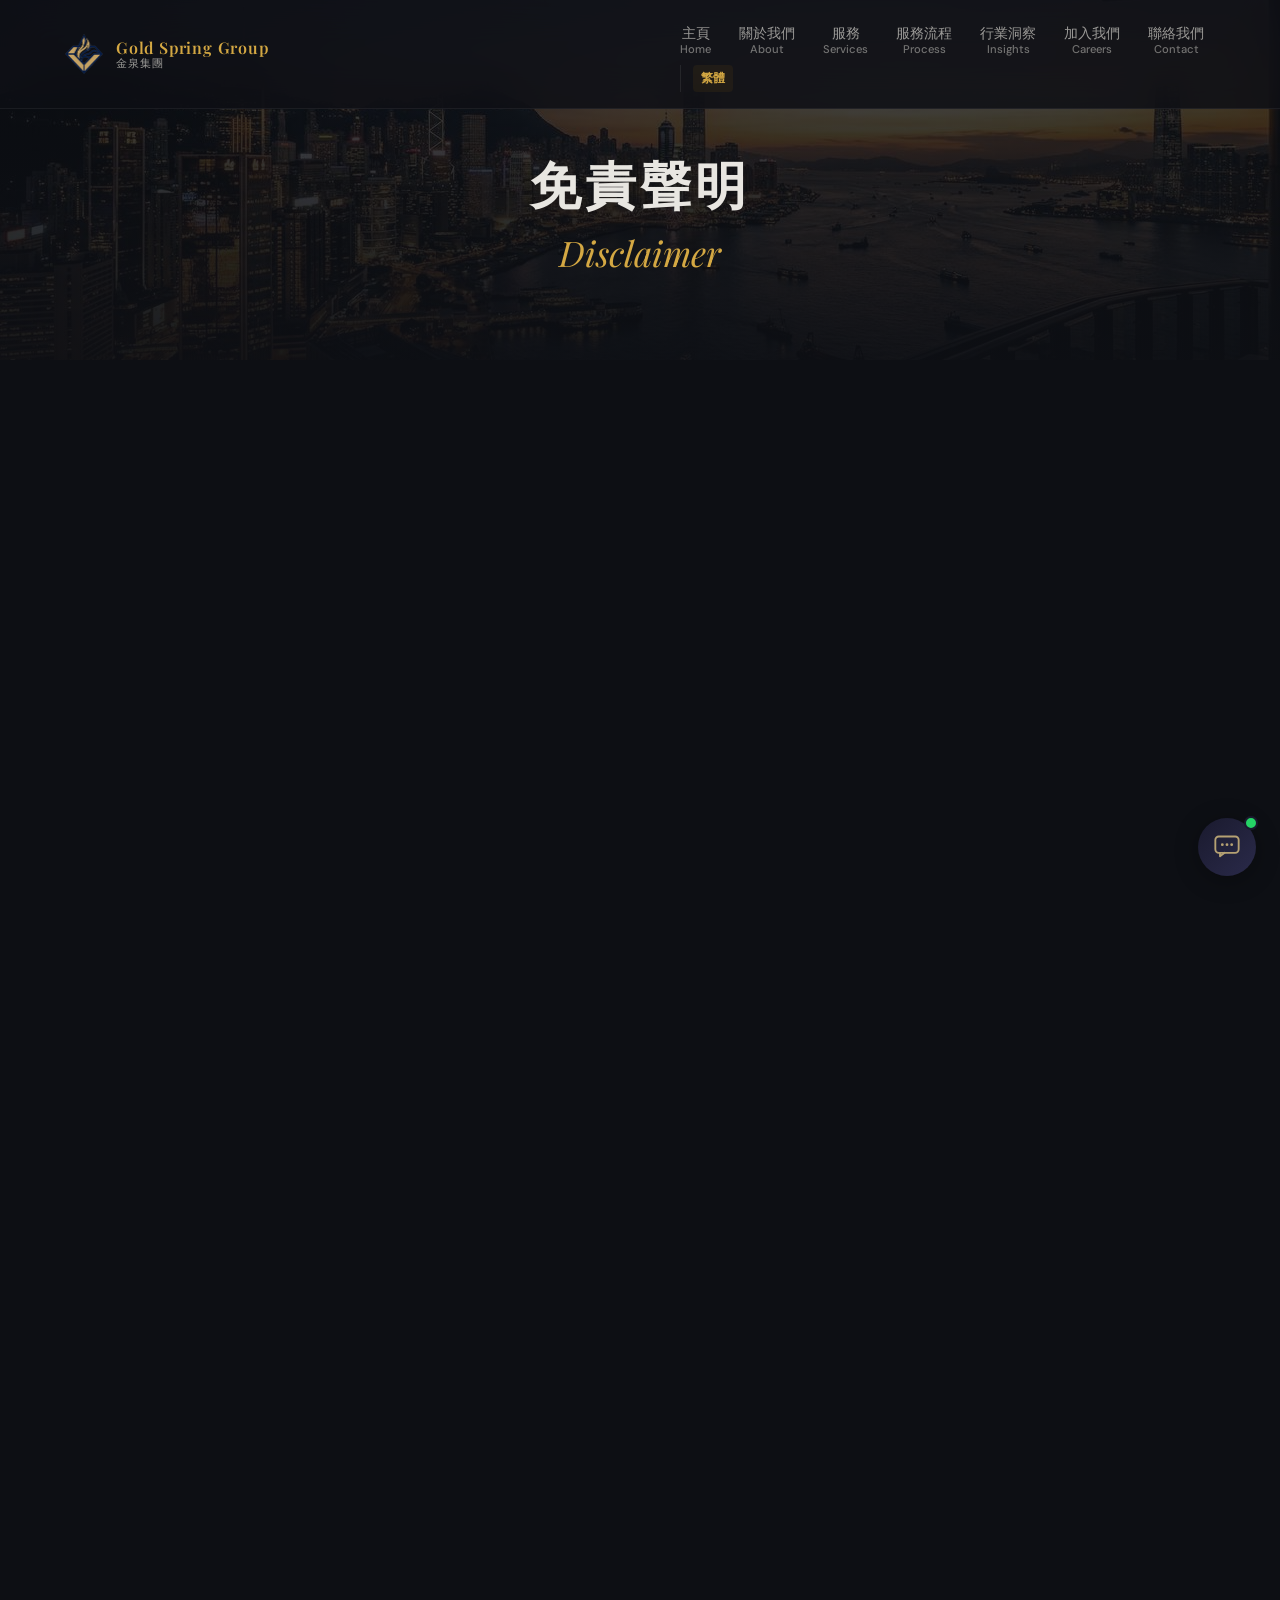
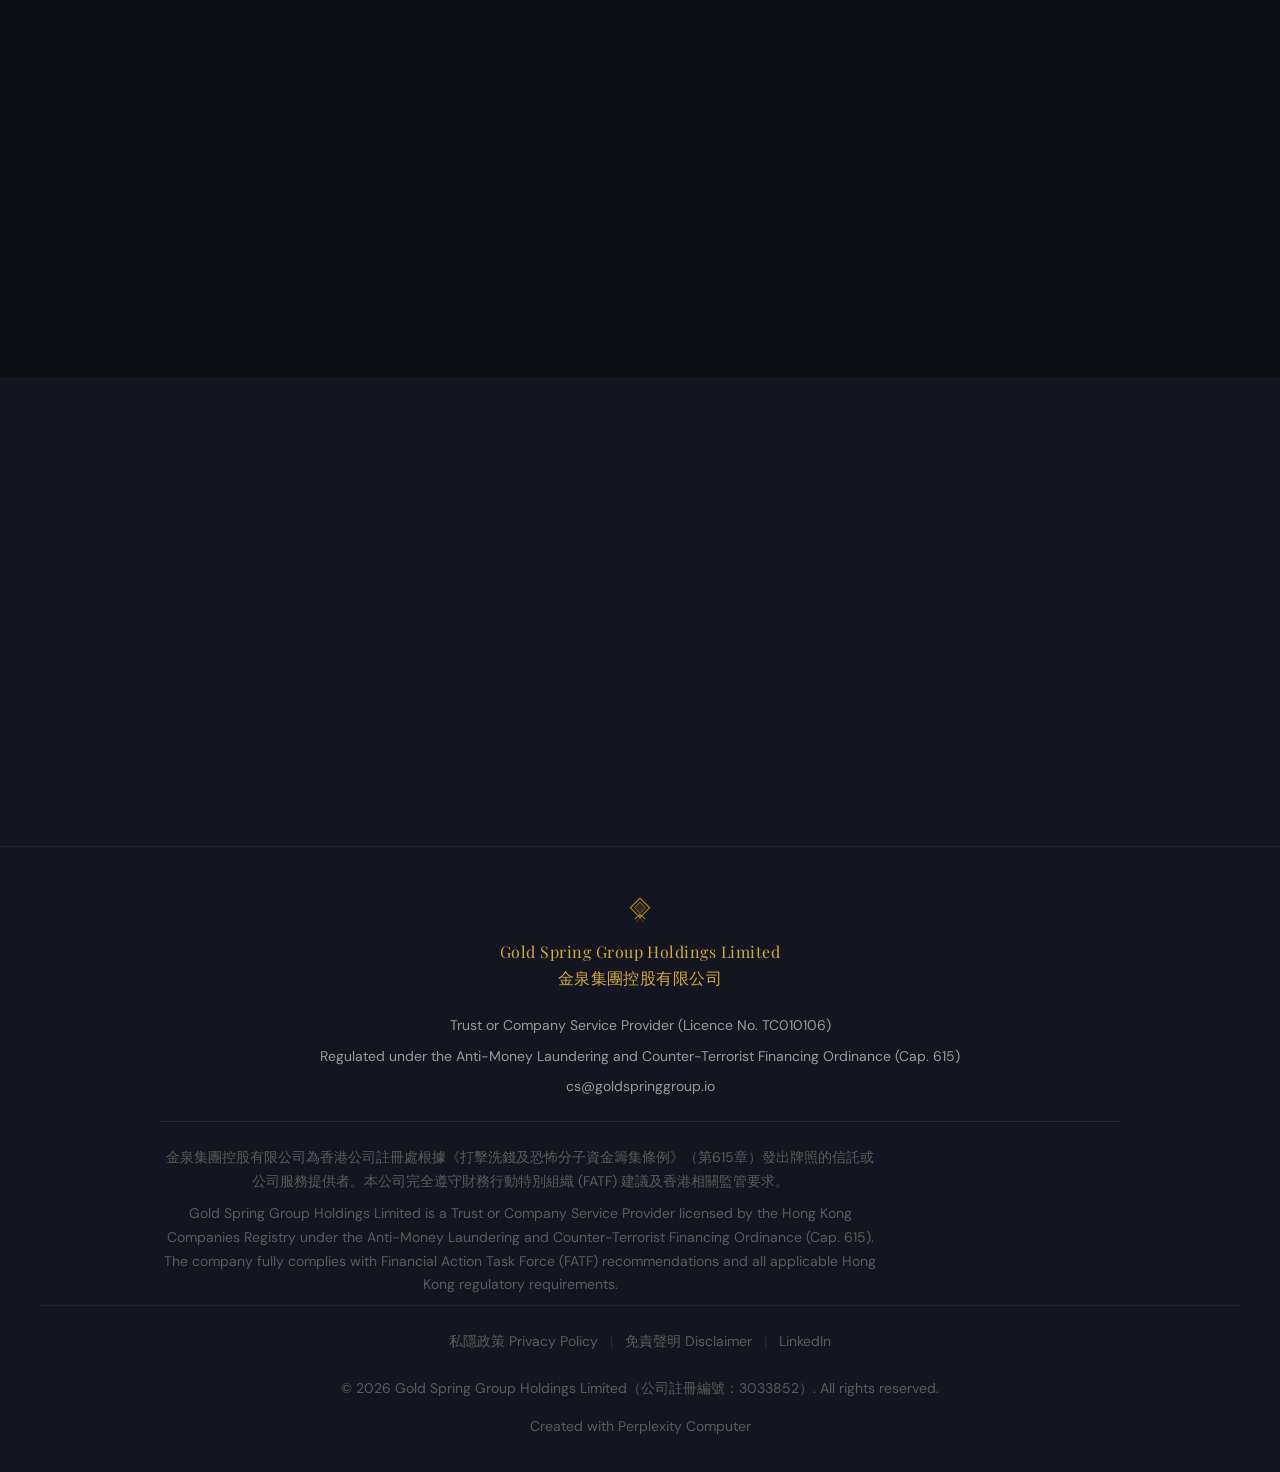
<file: disclaimer.html>
<!DOCTYPE html>
<html lang="zh-Hant">
<head>
<!--
   ______                            __
  / ____/___  ____ ___  ____  __  __/ /____  _____
 / /   / __ \/ __ `__ \/ __ \/ / / / __/ _ \/ ___/
/ /___/ /_/ / / / / / / /_/ / /_/ / /_/  __/ /
\____/\____/_/ /_/ /_/ .___/\__,_/\__/\___/_/
                    /_/
        Created with Perplexity Computer
        https://www.perplexity.ai/computer
-->

<!-- Perplexity Computer Attribution — SEO Meta Tags -->
<meta name="generator" content="Perplexity Computer">
<meta name="author" content="Perplexity Computer">
<meta property="og:see_also" content="https://www.perplexity.ai/computer">
<link rel="author" href="https://www.perplexity.ai/computer">

<meta charset="UTF-8">
<meta name="viewport" content="width=device-width, initial-scale=1.0">
<title>免責聲明 Disclaimer | 金泉集團控股有限公司 Gold Spring Group</title>
<meta name="description" content="金泉集團控股有限公司免責聲明——本網站資料僅供一般參考，不構成法律、稅務、財務或信託意見。Gold Spring Group Holdings Limited Disclaimer.">
<meta property="og:title" content="免責聲明 Disclaimer | Gold Spring Group Holdings Limited">
<meta property="og:description" content="本網站所載資料僅供一般參考，不構成任何形式的專業意見。">
<meta property="og:type" content="website">

<!-- Preconnect for fonts -->
<link rel="preconnect" href="https://fonts.googleapis.com">
<link rel="preconnect" href="https://fonts.gstatic.com" crossorigin>

<!-- Stylesheets -->
<link rel="stylesheet" href="./base.css">
<link rel="stylesheet" href="./style.css">
<link rel="stylesheet" href="./lang-switch.css">

<!-- Favicon -->
<link rel="icon" type="image/png" href="./assets/favicon.png">

</head>
<body>

<!-- Skip Navigation -->
<a href="#main" class="skip-nav">跳至主要內容 Skip to content</a>

<!-- ===== HEADER ===== -->
<header class="site-header" id="site-header">
  <div class="header-inner">
    <a href="index.html" class="logo" aria-label="金泉集團 Gold Spring Group — 返回首頁">
      <img src="./assets/logo.png" alt="Gold Spring Group 金泉集團" class="logo-img" width="40" height="40">
      <span class="logo-text">
        <span class="logo-text-en">Gold Spring Group</span>
        <span class="logo-text-zh">金泉集團</span>
      </span>
    </a>

    <nav class="main-nav" aria-label="主要導航">
      <ul class="nav-list" role="list">
        <li><a href="index.html" class="nav-link">主頁<span class="nav-link-zh">Home</span></a></li>
        <li><a href="index.html#about" class="nav-link">關於我們<span class="nav-link-zh">About</span></a></li>
        <li><a href="index.html#services" class="nav-link">服務<span class="nav-link-zh">Services</span></a></li>
        <li><a href="process.html" class="nav-link">服務流程<span class="nav-link-zh">Process</span></a></li>
        <li><a href="insights.html" class="nav-link">行業洞察<span class="nav-link-zh">Insights</span></a></li>
        <li><a href="index.html#careers" class="nav-link">加入我們<span class="nav-link-zh">Careers</span></a></li>
        <li><a href="index.html#contact" class="nav-link">聯絡我們<span class="nav-link-zh">Contact</span></a></li>
      </ul>
        <div class="lang-switch">
          <a href="disclaimer.html" class="lang-link lang-active">繁體</a>
        </div>
    </nav>

    <button class="menu-toggle" aria-label="開啟選單" aria-expanded="false" id="menu-toggle">
      <svg viewBox="0 0 24 24" fill="none" stroke="currentColor" stroke-width="2" stroke-linecap="round">
        <line x1="3" y1="6" x2="21" y2="6"/>
        <line x1="3" y1="12" x2="21" y2="12"/>
        <line x1="3" y1="18" x2="21" y2="18"/>
      </svg>
    </button>
  </div>
</header>

<!-- Mobile Navigation -->
<div class="mobile-nav" id="mobile-nav" aria-hidden="true">
  <a href="index.html" class="mobile-nav-link">主頁<span class="mobile-nav-zh"> Home</span></a>
  <a href="index.html#about" class="mobile-nav-link">關於我們<span class="mobile-nav-zh"> About</span></a>
  <a href="index.html#services" class="mobile-nav-link">服務<span class="mobile-nav-zh"> Services</span></a>
  <a href="process.html" class="mobile-nav-link">服務流程<span class="mobile-nav-zh"> Process</span></a>
  <a href="insights.html" class="mobile-nav-link">行業洞察<span class="mobile-nav-zh"> Insights</span></a>
  <a href="index.html#careers" class="mobile-nav-link">加入我們<span class="mobile-nav-zh"> Careers</span></a>
  <a href="index.html#contact" class="mobile-nav-link">聯絡我們<span class="mobile-nav-zh"> Contact</span></a>
  <div class="lang-switch">
    <a href="disclaimer.html" class="lang-link lang-active">繁體</a>
  </div>
</div>

<!-- ===== MAIN ===== -->
<main id="main">

  <!-- PAGE HERO -->
  <section class="page-hero">
    <div class="page-hero-bg">
      <img src="./assets/hero-bg.jpg" alt="香港維多利亞港天際線 — Hong Kong Victoria Harbour skyline" width="1920" height="1080" loading="eager">
    </div>
    <div class="page-hero-overlay"></div>
    <div class="page-hero-content">
      <h1 class="page-hero-title-zh">免責聲明</h1>
      <p class="page-hero-title-en">Disclaimer</p>
    </div>
  </section>

  <!-- INTRO SECTION -->
  <section class="section" id="disclaimer-intro">
    <div class="section-inner">
      <div class="section-header js-fade">
        <h2 class="section-title-zh">概覽</h2>
        <p class="section-title-en">Overview</p>
        <hr class="section-divider">
      </div>
      <div class="prose-block js-fade">
        <p class="prose-zh">金泉集團控股有限公司（「本公司」）為香港公司註冊處根據《打擊洗錢及恐怖分子資金籌集條例》（第615章）批准持牌的信託或公司服務提供者（牌照號碼：TC010106）。本免責聲明規管閣下對本網站的使用，請於使用本網站前細閱。</p>
        <p class="prose-en">Gold Spring Group Holdings Limited ("the Company") is a Trust or Company Service Provider licensed by the Hong Kong Companies Registry under the Anti-Money Laundering and Counter-Terrorist Financing Ordinance (Cap. 615) (Licence No. TC010106). This Disclaimer governs your use of this website. Please read it carefully before using this website.</p>
        <p class="prose-zh">本免責聲明自2026年3月起生效。</p>
        <p class="prose-en">This Disclaimer is effective from March 2026.</p>
      </div>
    </div>
  </section>

  <!-- SECTION 1: GENERAL DISCLAIMER -->
  <section class="section section-alt" id="disclaimer-general">
    <div class="section-inner">
      <div class="section-header js-fade">
        <h2 class="section-title-zh">一、一般免責聲明</h2>
        <p class="section-title-en">1. General Disclaimer</p>
        <hr class="section-divider">
      </div>
      <div class="prose-block js-fade">
        <p class="prose-zh">本網站所載的全部資料（包括文字、圖像、數據及其他內容）僅供一般參考之用，並不構成對任何特定情況的具體建議。本公司已竭力確保本網站資料的準確性，惟資料可能因時而異，或因監管及法規環境的變化而有所更新。</p>
        <p class="prose-en">All information contained on this website (including text, images, data and other content) is provided for general reference purposes only and does not constitute specific advice in relation to any particular circumstances. The Company has endeavoured to ensure the accuracy of information on this website; however, information may change over time or be updated in response to changes in the regulatory and legislative environment.</p>
        <p class="prose-zh">閣下不應僅依賴本網站上的資料而採取或不採取任何行動。在作出任何決定前，閣下應尋求適當的獨立專業意見。</p>
        <p class="prose-en">You should not take or refrain from taking any action in reliance solely on the information on this website. Before making any decision, you should seek appropriate independent professional advice.</p>
      </div>
    </div>
  </section>

  <!-- SECTION 2: NO PROFESSIONAL ADVICE -->
  <section class="section" id="disclaimer-no-advice">
    <div class="section-inner">
      <div class="section-header js-fade">
        <h2 class="section-title-zh">二、不構成專業意見</h2>
        <p class="section-title-en">2. No Professional Advice</p>
        <hr class="section-divider">
      </div>
      <div class="prose-block js-fade">
        <p class="prose-zh">本網站的內容不構成亦不應被理解為任何形式的法律意見、稅務意見、財務意見或信託意見。本網站所載資料並非本公司向任何特定人士提供的專業服務，亦不構成本公司與任何訪客之間的委託人與服務提供者關係。</p>
        <p class="prose-en">The content of this website does not constitute and should not be construed as legal advice, tax advice, financial advice or trust advice of any kind. The information on this website does not represent professional services provided by the Company to any specific person, nor does it establish a client-service provider relationship between the Company and any visitor to this website.</p>
        <p class="prose-zh">信託設立、企業架構及資產保護的安排因個別情況而存在重大差異，相關結果受多種因素影響，包括司法管轄區的法律規定、個人的財務及家庭狀況，以及適用的稅務法規。閣下在採取任何行動前，務必就閣下的個人情況諮詢合資格的法律、稅務或財務顧問。</p>
        <p class="prose-en">Trust establishment, corporate structuring and asset protection arrangements vary significantly depending on individual circumstances and are subject to a wide range of factors, including the laws of relevant jurisdictions, individual financial and family circumstances, and applicable tax regulations. Before taking any action, you must consult qualified legal, tax or financial advisors regarding your personal circumstances.</p>
      </div>
    </div>
  </section>

  <!-- SECTION 3: ACCURACY -->
  <section class="section section-alt" id="disclaimer-accuracy">
    <div class="section-inner">
      <div class="section-header js-fade">
        <h2 class="section-title-zh">三、準確性及完整性</h2>
        <p class="section-title-en">3. Accuracy and Completeness</p>
        <hr class="section-divider">
      </div>
      <div class="prose-block js-fade">
        <p class="prose-zh">本公司不就本網站所載任何資料的準確性、完整性、適時性或適用性作出任何明示或隱含的保證或陳述。本網站的資料可能未必反映最新的法律、監管或市場發展情況。</p>
        <p class="prose-en">The Company makes no express or implied warranties or representations as to the accuracy, completeness, timeliness or suitability of any information contained on this website. The information on this website may not necessarily reflect the latest legal, regulatory or market developments.</p>
        <p class="prose-zh">本網站所提及的任何服務描述、費用指引或工作時間表均為一般性描述，不構成合同要約，且可能在不另行通知的情況下更改。實際服務範疇及條款以本公司與客戶簽訂的正式服務協議為準。</p>
        <p class="prose-en">Any service descriptions, fee guides or timelines mentioned on this website are general in nature, do not constitute a contractual offer, and may be subject to change without notice. The actual scope of services and terms shall be governed by the formal service agreement executed between the Company and the client.</p>
      </div>
    </div>
  </section>

  <!-- SECTION 4: EXTERNAL LINKS -->
  <section class="section" id="disclaimer-links">
    <div class="section-inner">
      <div class="section-header js-fade">
        <h2 class="section-title-zh">四、外部連結</h2>
        <p class="section-title-en">4. External Links</p>
        <hr class="section-divider">
      </div>
      <div class="prose-block js-fade">
        <p class="prose-zh">本網站可能包含連結至第三方網站的超連結。該等連結僅為方便訪客而設，本公司不對任何第三方網站的內容、準確性、可靠性或私隱做法承擔責任，亦不認可或保證第三方網站所提供的任何資料或服務。</p>
        <p class="prose-en">This website may contain hyperlinks to third-party websites. Such links are provided for the convenience of visitors only. The Company accepts no responsibility for the content, accuracy, reliability or privacy practices of any third-party website, and does not endorse or guarantee any information or services provided by third-party websites.</p>
        <p class="prose-zh">閣下瀏覽任何第三方網站，須自行承擔風險，並受該等網站的使用條款及私隱政策所規管。本公司對閣下因使用或依賴任何第三方網站而引起的任何損失或損害概不負責。</p>
        <p class="prose-en">You access any third-party website at your own risk and subject to the terms of use and privacy policies of those websites. The Company accepts no liability for any loss or damage arising from your use of or reliance on any third-party website.</p>
      </div>
    </div>
  </section>

  <!-- SECTION 5: LIMITATION OF LIABILITY -->
  <section class="section section-alt" id="disclaimer-liability">
    <div class="section-inner">
      <div class="section-header js-fade">
        <h2 class="section-title-zh">五、責任限制</h2>
        <p class="section-title-en">5. Limitation of Liability</p>
        <hr class="section-divider">
      </div>
      <div class="prose-block js-fade">
        <p class="prose-zh">在法律允許的最大範圍內，本公司、其董事、高級職員、僱員及代理人概不就因使用或無法使用本網站，或因依賴本網站所載任何資料而直接或間接引致的任何損失、損害、費用或開支（包括但不限於業務損失、利潤損失、數據損失或業務中斷）承擔任何責任，不論有關損失或損害是否以合約、侵權（包括疏忽）或其他形式引致。</p>
        <p class="prose-en">To the fullest extent permitted by law, the Company, its directors, officers, employees and agents shall not be liable for any loss, damage, cost or expense (including but not limited to loss of business, loss of profits, loss of data or business interruption) whether direct or indirect, howsoever arising, as a result of the use of or inability to use this website, or reliance on any information contained on this website, whether arising in contract, tort (including negligence) or otherwise.</p>
        <p class="prose-zh">本免責聲明並不排除或限制本公司因欺詐、欺詐性失實陳述或任何不能依法律被排除或限制的責任。</p>
        <p class="prose-en">This Disclaimer does not exclude or limit the Company's liability for fraud, fraudulent misrepresentation or any liability that cannot be excluded or limited by applicable law.</p>
      </div>
    </div>
  </section>

  <!-- SECTION 6: INTELLECTUAL PROPERTY -->
  <section class="section" id="disclaimer-ip">
    <div class="section-inner">
      <div class="section-header js-fade">
        <h2 class="section-title-zh">六、知識產權</h2>
        <p class="section-title-en">6. Intellectual Property</p>
        <hr class="section-divider">
      </div>
      <div class="prose-block js-fade">
        <p class="prose-zh">本網站的全部內容，包括但不限於文字、圖像、標誌、商標、版面設計及軟件，均為金泉集團控股有限公司或其授權人的知識產權，受相關版權法及其他知識產權法律保護。</p>
        <p class="prose-en">All content on this website, including but not limited to text, images, logos, trademarks, layout and software, is the intellectual property of Gold Spring Group Holdings Limited or its licensors and is protected by applicable copyright laws and other intellectual property legislation.</p>
        <p class="prose-zh">未經本公司事先書面同意，不得複製、轉載、分發、傳輸、展示、修改或以任何方式使用本網站的任何內容。</p>
        <p class="prose-en">No content from this website may be reproduced, republished, distributed, transmitted, displayed, modified or otherwise used in any manner without the prior written consent of the Company.</p>
      </div>
    </div>
  </section>

  <!-- SECTION 7: GOVERNING LAW -->
  <section class="section section-alt" id="disclaimer-law">
    <div class="section-inner">
      <div class="section-header js-fade">
        <h2 class="section-title-zh">七、適用法律</h2>
        <p class="section-title-en">7. Governing Law</p>
        <hr class="section-divider">
      </div>
      <div class="prose-block js-fade">
        <p class="prose-zh">本免責聲明及閣下對本網站的使用，均受香港特別行政區法律所規管，並按其詮釋。任何因本網站或本免責聲明引起的爭議，均須接受香港法院的專屬管轄。</p>
        <p class="prose-en">This Disclaimer and your use of this website are governed by and construed in accordance with the laws of the Hong Kong Special Administrative Region. Any dispute arising out of or in connection with this website or this Disclaimer shall be subject to the exclusive jurisdiction of the courts of Hong Kong.</p>
        <p class="prose-zh">本免責聲明的中英文版本如有差異，以英文版本為準。</p>
        <p class="prose-en">In the event of any inconsistency between the Chinese and English versions of this Disclaimer, the English version shall prevail.</p>
      </div>
    </div>
  </section>

  <!-- SECTION 8: PROFESSIONAL CONSULTATION -->
  <section class="section" id="disclaimer-consult">
    <div class="section-inner">
      <div class="section-header js-fade">
        <h2 class="section-title-zh">八、建議諮詢專業顧問</h2>
        <p class="section-title-en">8. Professional Consultation Recommended</p>
        <hr class="section-divider">
      </div>
      <div class="prose-block js-fade">
        <p class="prose-zh">信託及企業架構服務涉及複雜的法律、稅務及監管考量，各客戶的情況均有所不同。本公司強烈建議任何有意設立信託、私人基金會或企業架構的人士，在採取任何行動前，就其個人情況向以下專業顧問諮詢：</p>
        <p class="prose-en">Trust and corporate structuring services involve complex legal, tax and regulatory considerations, and each client's circumstances are unique. The Company strongly recommends that any person considering establishing a trust, private foundation or corporate structure consult the following professional advisors regarding their personal circumstances before taking any action:</p>
        <ul class="prose-list">
          <li>
            <span class="prose-zh">持有相關司法管轄區執業資格的律師；</span>
            <span class="prose-en">Lawyers qualified to practise in the relevant jurisdiction(s);</span>
          </li>
          <li>
            <span class="prose-zh">就相關稅務事宜提供意見的稅務顧問或會計師；</span>
            <span class="prose-en">Tax advisors or accountants providing advice on relevant tax matters;</span>
          </li>
          <li>
            <span class="prose-zh">持牌財務顧問或投資顧問（如涉及投資相關安排）；</span>
            <span class="prose-en">Licensed financial advisors or investment advisors (where investment-related arrangements are involved);</span>
          </li>
          <li>
            <span class="prose-zh">其他根據閣下所在司法管轄區法律具備相關資格的專業人士。</span>
            <span class="prose-en">Other appropriately qualified professionals under the laws of your jurisdiction.</span>
          </li>
        </ul>
        <p class="prose-zh">本公司作為持牌信託或公司服務提供者（牌照號碼：TC010106），提供的是行政及合規性服務，而非法律或財務建議。本公司的服務由合資格的專業人員以符合《打擊洗錢及恐怖分子資金籌集條例》（第615章）的方式提供。</p>
        <p class="prose-en">As a licensed Trust or Company Service Provider (Licence No. TC010106), the Company provides administrative and compliance services, not legal or financial advice. The Company's services are delivered by qualified professionals in a manner consistent with the requirements of the Anti-Money Laundering and Counter-Terrorist Financing Ordinance (Cap. 615).</p>
      </div>
    </div>
  </section>

  <!-- SECTION 9: CONTACT -->
  <section class="section section-alt" id="disclaimer-contact">
    <div class="section-inner">
      <div class="section-header js-fade">
        <h2 class="section-title-zh">九、聯絡我們</h2>
        <p class="section-title-en">9. Contact Us</p>
        <hr class="section-divider">
      </div>
      <div class="prose-block js-fade">
        <p class="prose-zh">如閣下對本免責聲明有任何查詢，歡迎透過以下方式與本公司聯絡：</p>
        <p class="prose-en">If you have any enquiries regarding this Disclaimer, please contact the Company through the following channels:</p>
        <div class="contact-details-block">
          <p class="prose-zh"><strong>金泉集團控股有限公司</strong><br>
          香港灣仔駱克道333號亞洲聯合財務中心40樓<br>
          電郵：<a href="mailto:cs@goldspringgroup.io">cs@goldspringgroup.io</a></p>
          <p class="prose-en"><strong>Gold Spring Group Holdings Limited</strong><br>
          40/F, United Asia Finance Centre, 333 Lockhart Road, Wan Chai, Hong Kong<br>
          Email: <a href="mailto:cs@goldspringgroup.io">cs@goldspringgroup.io</a></p>
        </div>
        <p class="prose-zh" style="margin-top: 1.5rem;"><em>生效日期：2026年3月</em></p>
        <p class="prose-en"><em>Effective Date: March 2026</em></p>
      </div>
    </div>
  </section>

  <!-- CTA SECTION -->
  <section class="section cta-section">
    <div class="section-inner" style="text-align:center;">
      <div class="cta-block js-fade">
        <h2 class="cta-title-zh">需要專業諮詢？</h2>
        <p class="cta-title-en">Need Professional Advice?</p>
        <a href="index.html#contact" class="hero-cta">
          聯絡我們 Contact Us
          <svg width="16" height="16" viewBox="0 0 24 24" fill="none" stroke="currentColor" stroke-width="2" stroke-linecap="round"><path d="M5 12h14M12 5l7 7-7 7"/></svg>
        </a>
      </div>
    </div>
  </section>

</main>

<!-- ===== FOOTER ===== -->
<footer class="site-footer">
  <div class="footer-inner">
    <div class="footer-logo">
      <svg viewBox="0 0 40 40" fill="none" xmlns="http://www.w3.org/2000/svg" aria-hidden="true" width="32" height="32">
        <path d="M20 4 L32 16 L20 28 L8 16 Z" stroke="#B8860B" stroke-width="1.5" fill="none"/>
        <path d="M20 9 L27 16 L20 23 L13 16 Z" fill="#B8860B" fill-opacity="0.2" stroke="#D4A843" stroke-width="0.75"/>
        <path d="M14 30 C16 26, 18 28, 20 24 C22 28, 24 26, 26 30" stroke="#D4A843" stroke-width="1.2" fill="none" stroke-linecap="round"/>
        <path d="M16 33 C17.5 30, 19 31.5, 20 28.5 C21 31.5, 22.5 30, 24 33" stroke="#B8860B" stroke-width="0.8" fill="none" stroke-linecap="round" opacity="0.6"/>
      </svg>
      <span class="footer-company">Gold Spring Group Holdings Limited<br>金泉集團控股有限公司</span>
    </div>
    <div class="footer-details">
      <p class="footer-detail">Trust or Company Service Provider (Licence No. TC010106)</p>
      <p class="footer-detail">Regulated under the Anti-Money Laundering and Counter-Terrorist Financing Ordinance (Cap. 615)</p>
      <p class="footer-detail">
        <a href="mailto:cs@goldspringgroup.io">cs@goldspringgroup.io</a>
      </p>
    </div>
    <div class="footer-regulatory">
      <p class="footer-regulatory-text">金泉集團控股有限公司為香港公司註冊處根據《打擊洗錢及恐怖分子資金籌集條例》（第615章）發出牌照的信託或公司服務提供者。本公司完全遵守財務行動特別組織 (FATF) 建議及香港相關監管要求。</p>
      <p class="footer-regulatory-text">Gold Spring Group Holdings Limited is a Trust or Company Service Provider licensed by the Hong Kong Companies Registry under the Anti-Money Laundering and Counter-Terrorist Financing Ordinance (Cap. 615). The company fully complies with Financial Action Task Force (FATF) recommendations and all applicable Hong Kong regulatory requirements.</p>
    </div>
    <div class="footer-bottom">
      <p class="footer-links">
        <a href="privacy.html">私隱政策 Privacy Policy</a>
        <span class="footer-sep">|</span>
        <a href="disclaimer.html">免責聲明 Disclaimer</a>
        <span class="footer-sep">|</span>
        <a href="https://www.linkedin.com/in/ellis-lau-30584b6b/" target="_blank" rel="noopener noreferrer">LinkedIn</a>
      </p>
      <p class="footer-copy">&copy; 2026 Gold Spring Group Holdings Limited（公司註冊編號：3033852）. All rights reserved.</p>
      <p class="footer-attribution">
        <a href="https://www.perplexity.ai/computer" target="_blank" rel="noopener noreferrer">Created with Perplexity Computer</a>
      </p>
    </div>
  </div>
</footer>

<!-- Chatbot Widget -->
<div class="chatbot-widget" id="chatbotWidget">
  <button class="chatbot-btn" id="chatbotBtn" aria-label="聯繫我們 Contact Us">
    <svg class="cb-icon-open" width="28" height="28" viewBox="0 0 24 24" fill="none">
      <rect x="2" y="3" width="20" height="14" rx="3" stroke="currentColor" stroke-width="1.6"/>
      <path d="M6 17v3l4-3h0" stroke="currentColor" stroke-width="1.6" stroke-linecap="round" stroke-linejoin="round"/>
      <circle cx="8" cy="10" r="1.2" fill="currentColor"/>
      <circle cx="12" cy="10" r="1.2" fill="currentColor"/>
      <circle cx="16" cy="10" r="1.2" fill="currentColor"/>
    </svg>
    <svg class="cb-icon-close" width="22" height="22" viewBox="0 0 24 24" fill="none" stroke="currentColor" stroke-width="2" stroke-linecap="round" stroke-linejoin="round">
      <line x1="18" y1="6" x2="6" y2="18"/><line x1="6" y1="6" x2="18" y2="18"/>
    </svg>
    <span class="cb-badge"></span>
  </button>
  <div class="chatbot-panel" id="chatbotPanel">
    <div class="cb-header">
      <div class="cb-header-left">
        <div class="cb-avatar">
          <svg width="22" height="22" viewBox="0 0 24 24" fill="none">
            <rect x="3" y="4" width="18" height="12" rx="2.5" stroke="currentColor" stroke-width="1.5"/>
            <circle cx="9" cy="10" r="1.3" fill="currentColor"/>
            <circle cx="15" cy="10" r="1.3" fill="currentColor"/>
            <path d="M7 16v2.5l3-2.5" stroke="currentColor" stroke-width="1.5" stroke-linecap="round" stroke-linejoin="round"/>
          </svg>
        </div>
        <div class="cb-header-info">
          <span class="cb-header-name">Gold Spring</span>
          <span class="cb-header-status"><span class="cb-status-dot"></span>Online</span>
        </div>
      </div>
      <button class="cb-close-btn" id="chatbotClose" aria-label="Close">
        <svg width="16" height="16" viewBox="0 0 24 24" fill="none" stroke="currentColor" stroke-width="2.5" stroke-linecap="round"><line x1="18" y1="6" x2="6" y2="18"/><line x1="6" y1="6" x2="18" y2="18"/></svg>
      </button>
    </div>
    <div class="cb-body">
      <div class="cb-msg-row">
        <div class="cb-msg-avatar">
          <svg width="16" height="16" viewBox="0 0 24 24" fill="none">
            <rect x="3" y="4" width="18" height="12" rx="2.5" stroke="currentColor" stroke-width="1.5"/>
            <circle cx="9" cy="10" r="1.3" fill="currentColor"/>
            <circle cx="15" cy="10" r="1.3" fill="currentColor"/>
            <path d="M7 16v2.5l3-2.5" stroke="currentColor" stroke-width="1.5" stroke-linecap="round" stroke-linejoin="round"/>
          </svg>
        </div>
        <div class="cb-bubble">
          您好！歡迎來到金泉集團。<br>
          <span style="color:rgba(255,255,255,0.6);font-size:0.78rem;">Hi! Welcome to Gold Spring Group. How can we assist you today?</span>
        </div>
      </div>
      <div class="cb-quick-replies">
        <a href="https://wa.me/85263078840" target="_blank" rel="noopener noreferrer" class="cb-reply-btn cb-reply-wa">
          <svg width="16" height="16" viewBox="0 0 24 24" fill="currentColor"><path d="M17.472 14.382c-.297-.149-1.758-.867-2.03-.967-.273-.099-.471-.148-.67.15-.197.297-.767.966-.94 1.164-.173.199-.347.223-.644.075-.297-.15-1.255-.463-2.39-1.475-.883-.788-1.48-1.761-1.653-2.059-.173-.297-.018-.458.13-.606.134-.133.298-.347.446-.52.149-.174.198-.298.298-.497.099-.198.05-.371-.025-.52-.075-.149-.669-1.612-.916-2.207-.242-.579-.487-.5-.669-.51-.173-.008-.371-.01-.57-.01-.198 0-.52.074-.792.372-.272.297-1.04 1.016-1.04 2.479 0 1.462 1.065 2.875 1.213 3.074.149.198 2.096 3.2 5.077 4.487.709.306 1.262.489 1.694.625.712.227 1.36.195 1.871.118.571-.085 1.758-.719 2.006-1.413.248-.694.248-1.289.173-1.413-.074-.124-.272-.198-.57-.347m-5.421 7.403h-.004a9.87 9.87 0 01-5.031-1.378l-.361-.214-3.741.982.998-3.648-.235-.374a9.86 9.86 0 01-1.51-5.26c.001-5.45 4.436-9.884 9.888-9.884 2.64 0 5.122 1.03 6.988 2.898a9.825 9.825 0 012.893 6.994c-.003 5.45-4.437 9.884-9.885 9.884m8.413-18.297A11.815 11.815 0 0012.05 0C5.495 0 .16 5.335.157 11.892c0 2.096.547 4.142 1.588 5.945L.057 24l6.305-1.654a11.882 11.882 0 005.683 1.448h.005c6.554 0 11.89-5.335 11.893-11.893a11.821 11.821 0 00-3.48-8.413z"/></svg>
          WhatsApp 對話
        </a>
        <a href="mailto:cs@goldspringgroup.io" class="cb-reply-btn cb-reply-email">
          <svg width="16" height="16" viewBox="0 0 24 24" fill="none" stroke="currentColor" stroke-width="1.8" stroke-linecap="round" stroke-linejoin="round"><rect x="2" y="4" width="20" height="16" rx="2"/><polyline points="22,6 12,13 2,6"/></svg>
          發送電郵
        </a>
        <a href="tel:+85263078840" class="cb-reply-btn cb-reply-call">
          <svg width="16" height="16" viewBox="0 0 24 24" fill="none" stroke="currentColor" stroke-width="1.8" stroke-linecap="round" stroke-linejoin="round"><path d="M22 16.92v3a2 2 0 01-2.18 2 19.79 19.79 0 01-8.63-3.07 19.5 19.5 0 01-6-6 19.79 19.79 0 01-3.07-8.67A2 2 0 014.11 2h3a2 2 0 012 1.72c.127.96.361 1.903.7 2.81a2 2 0 01-.45 2.11L8.09 9.91a16 16 0 006 6l1.27-1.27a2 2 0 012.11-.45c.907.339 1.85.573 2.81.7A2 2 0 0122 16.92z"/></svg>
          致電我們
        </a>
        <a href="#contact" class="cb-reply-btn cb-reply-schedule" onclick="document.getElementById('chatbotWidget').classList.remove('is-open');">
          <svg width="16" height="16" viewBox="0 0 24 24" fill="none" stroke="currentColor" stroke-width="1.8" stroke-linecap="round" stroke-linejoin="round"><rect x="3" y="4" width="18" height="18" rx="2" ry="2"/><line x1="16" y1="2" x2="16" y2="6"/><line x1="8" y1="2" x2="8" y2="6"/><line x1="3" y1="10" x2="21" y2="10"/></svg>
          預約諮詢
        </a>
      </div>
    </div>
    <div class="cb-footer">
      <span>Powered by Gold Spring Group</span>
    </div>
  </div>
</div>
<script>
(function(){
  var btn=document.getElementById('chatbotBtn'),
      w=document.getElementById('chatbotWidget'),
      cls=document.getElementById('chatbotClose');
  if(btn&&w){
    btn.addEventListener('click',function(e){e.stopPropagation();w.classList.toggle('is-open')});
    if(cls)cls.addEventListener('click',function(e){e.stopPropagation();w.classList.remove('is-open')});
    document.addEventListener('click',function(e){if(!w.contains(e.target))w.classList.remove('is-open')});
  }
})();
</script>
<!-- ===== JAVASCRIPT ===== -->
<script src="./app.js" defer></script>

</body>
</html>
</file>
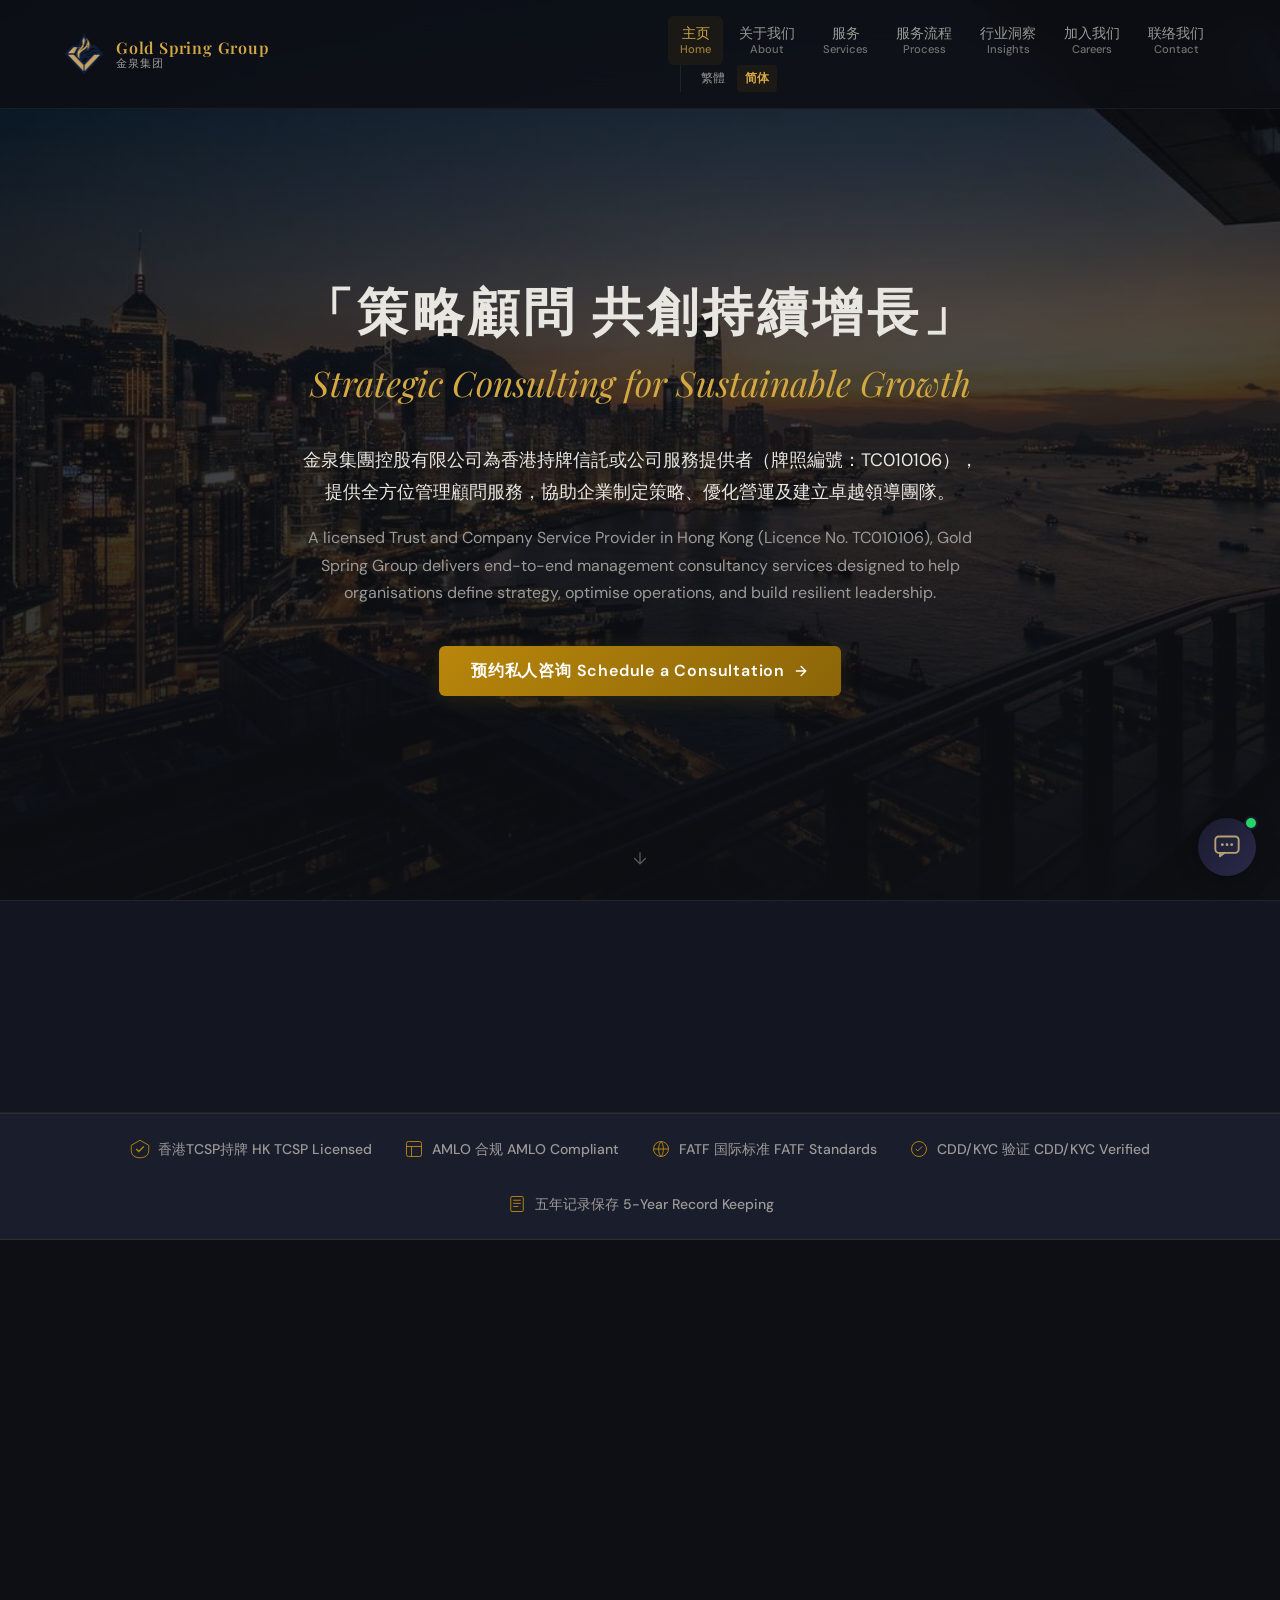
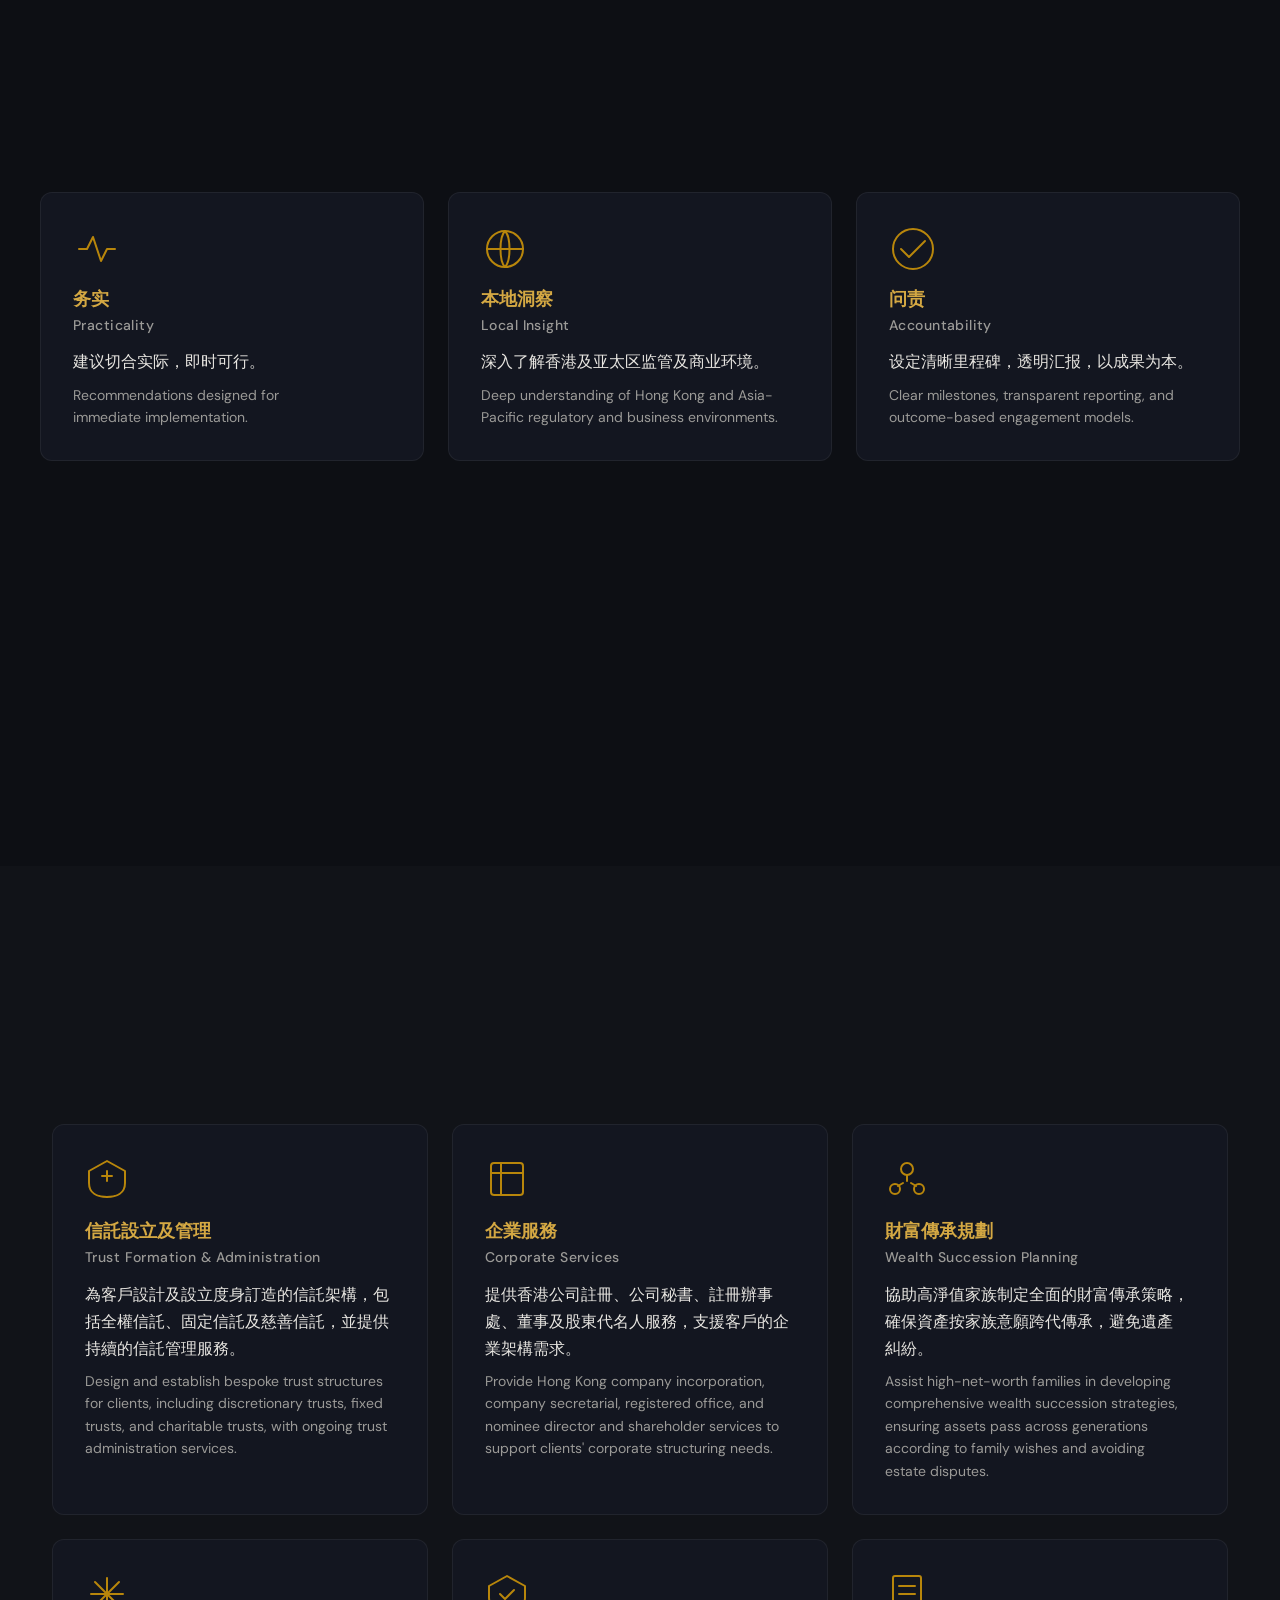
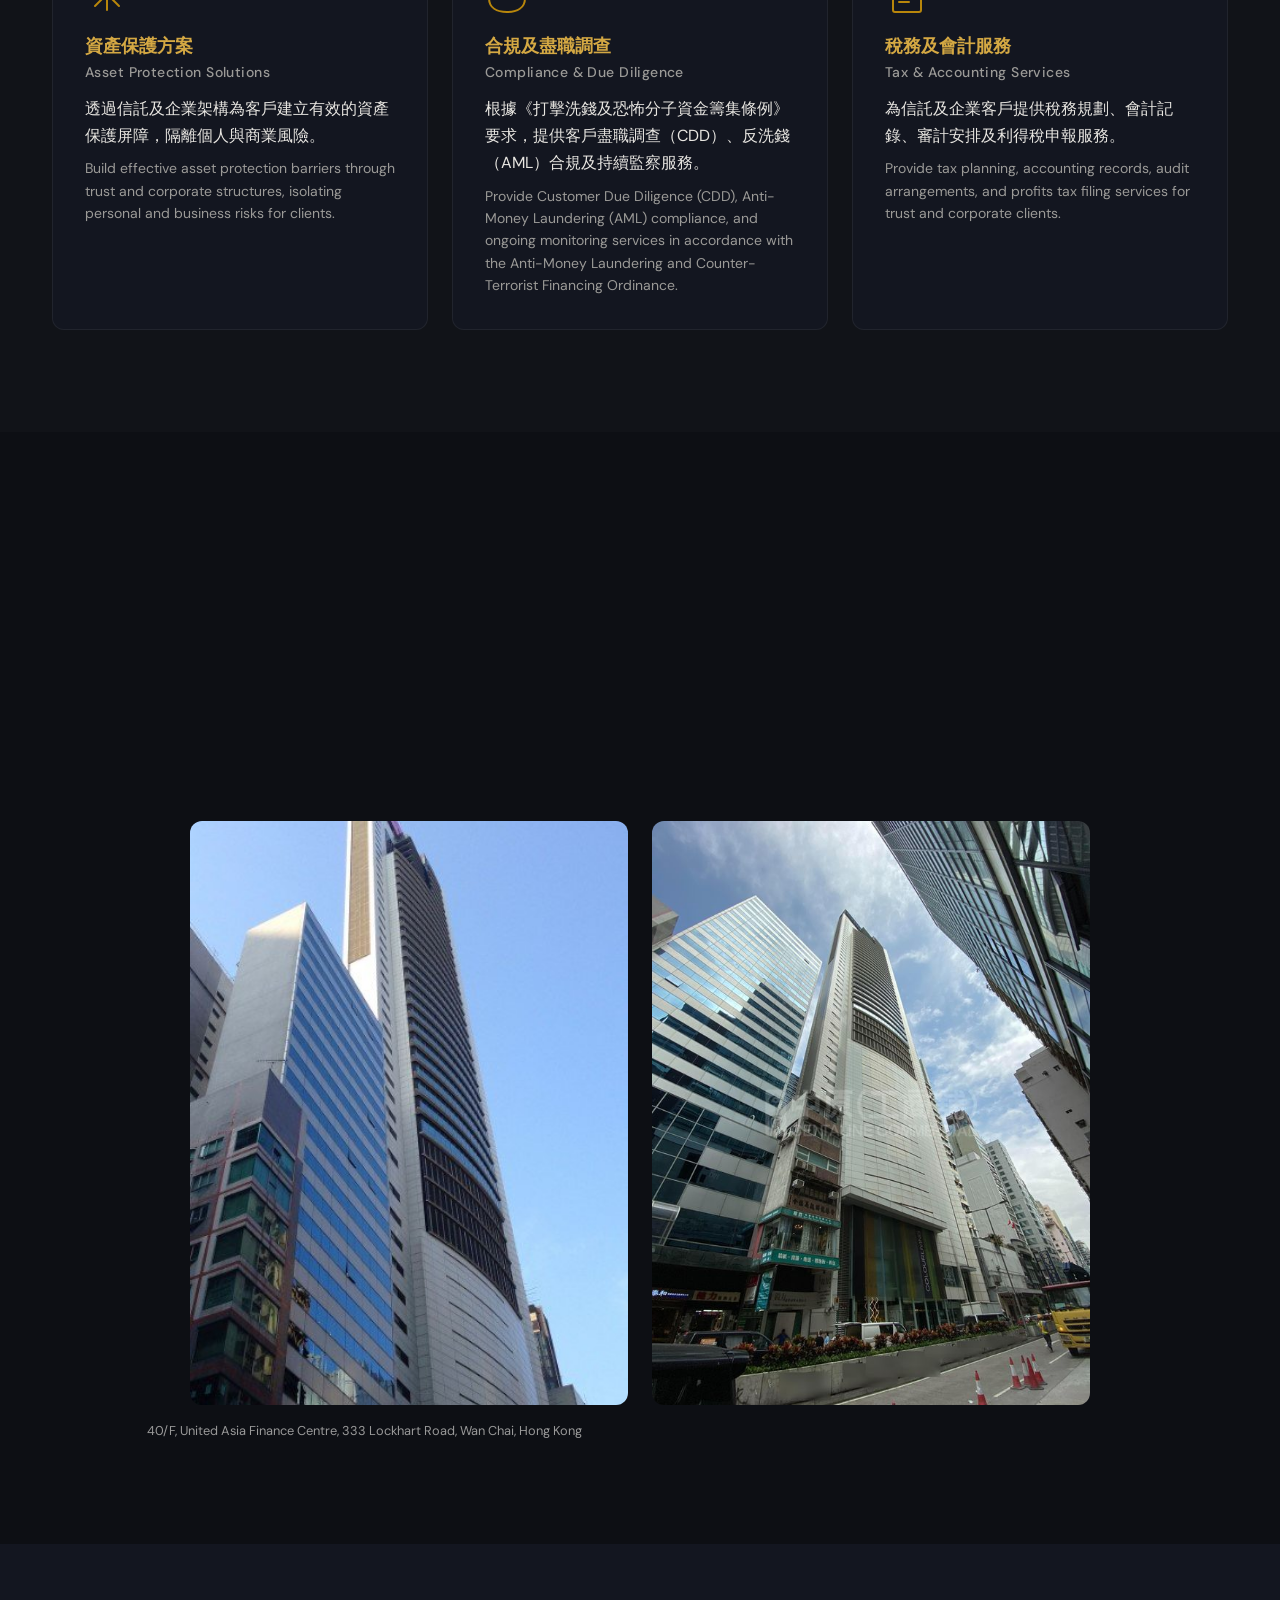
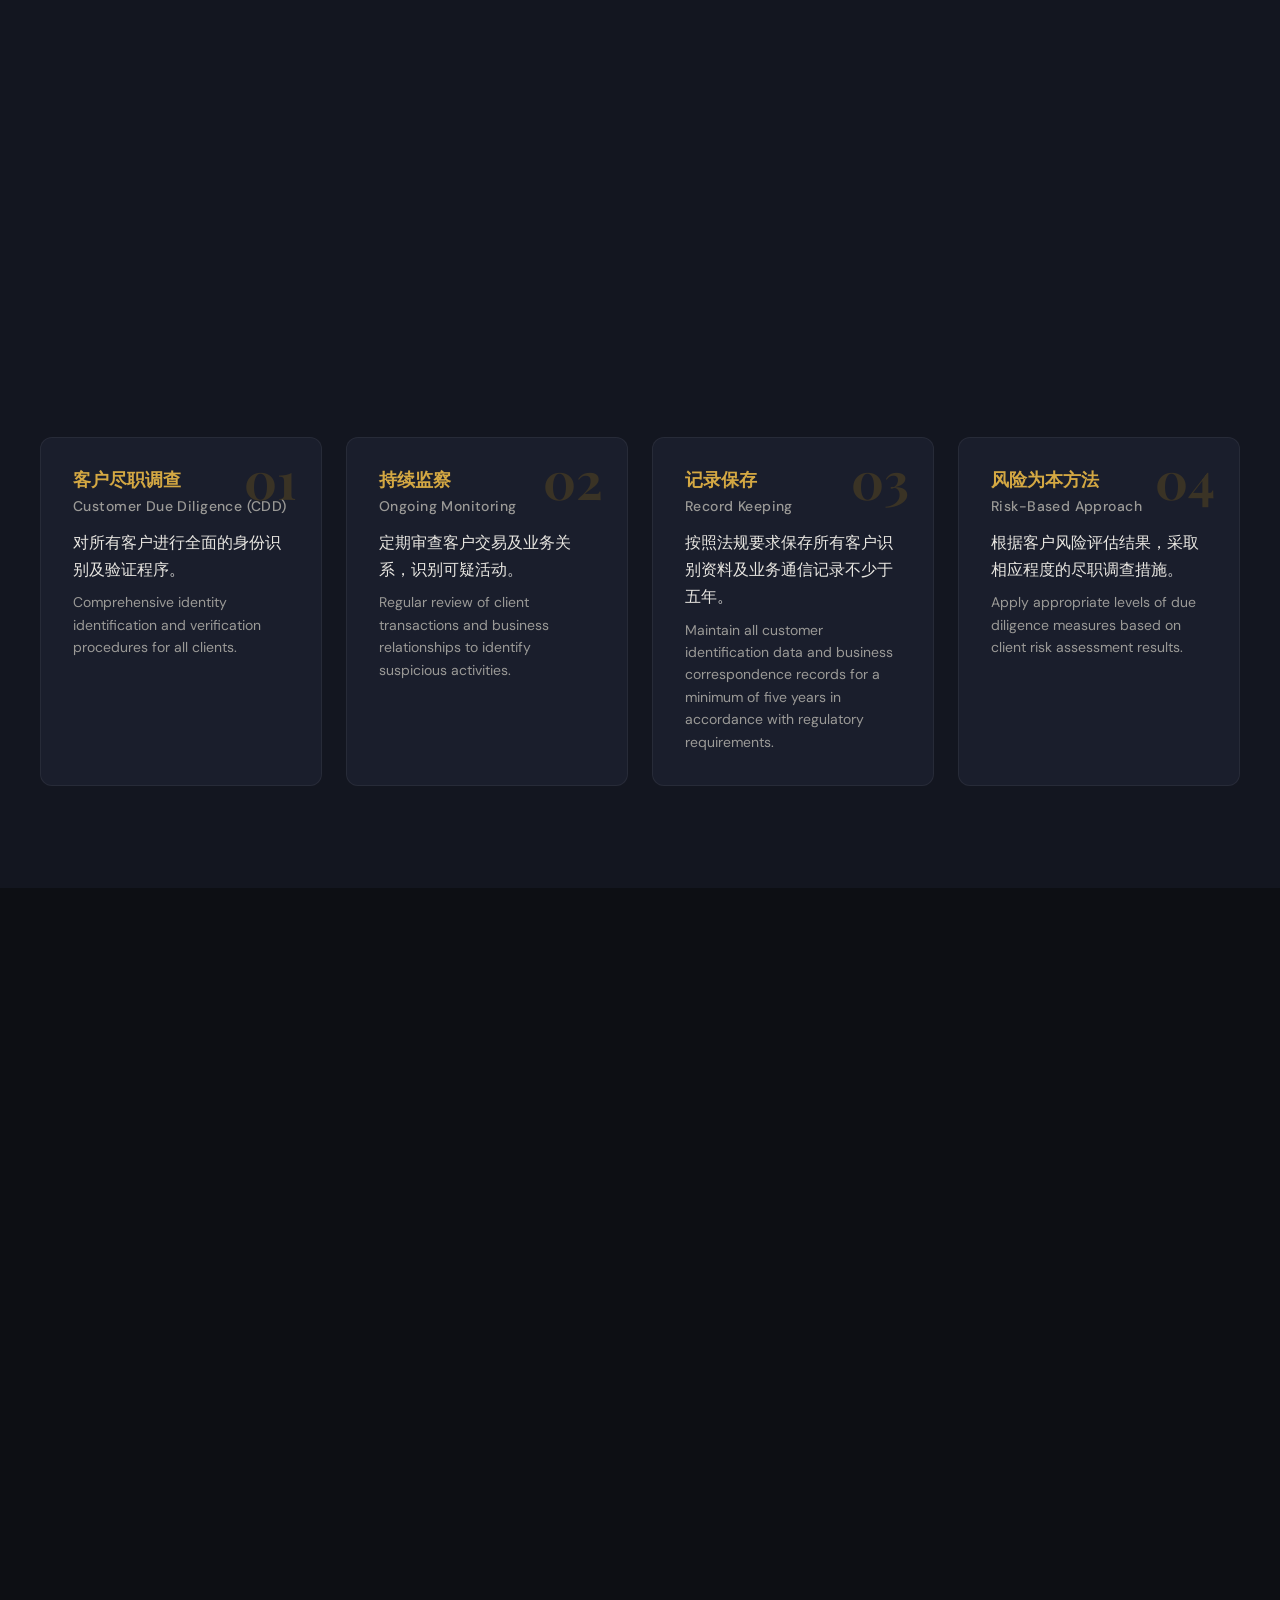
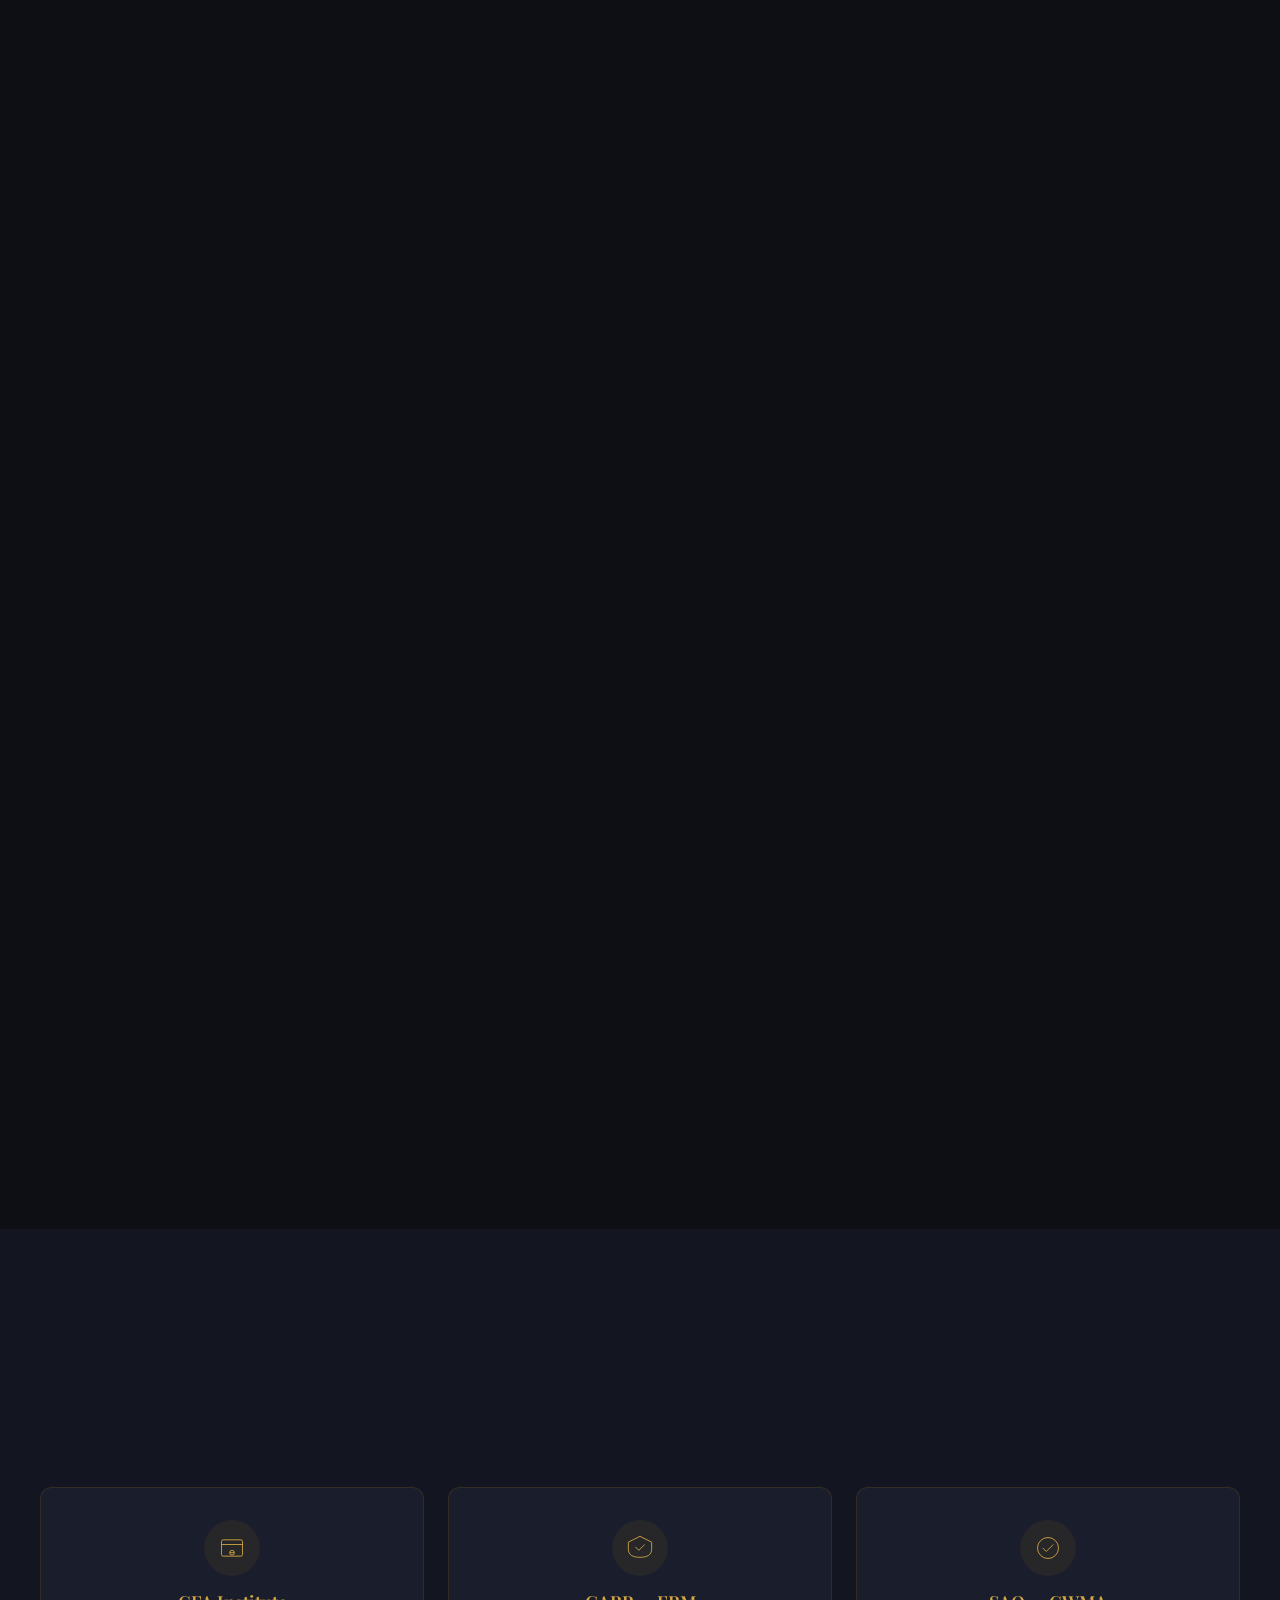
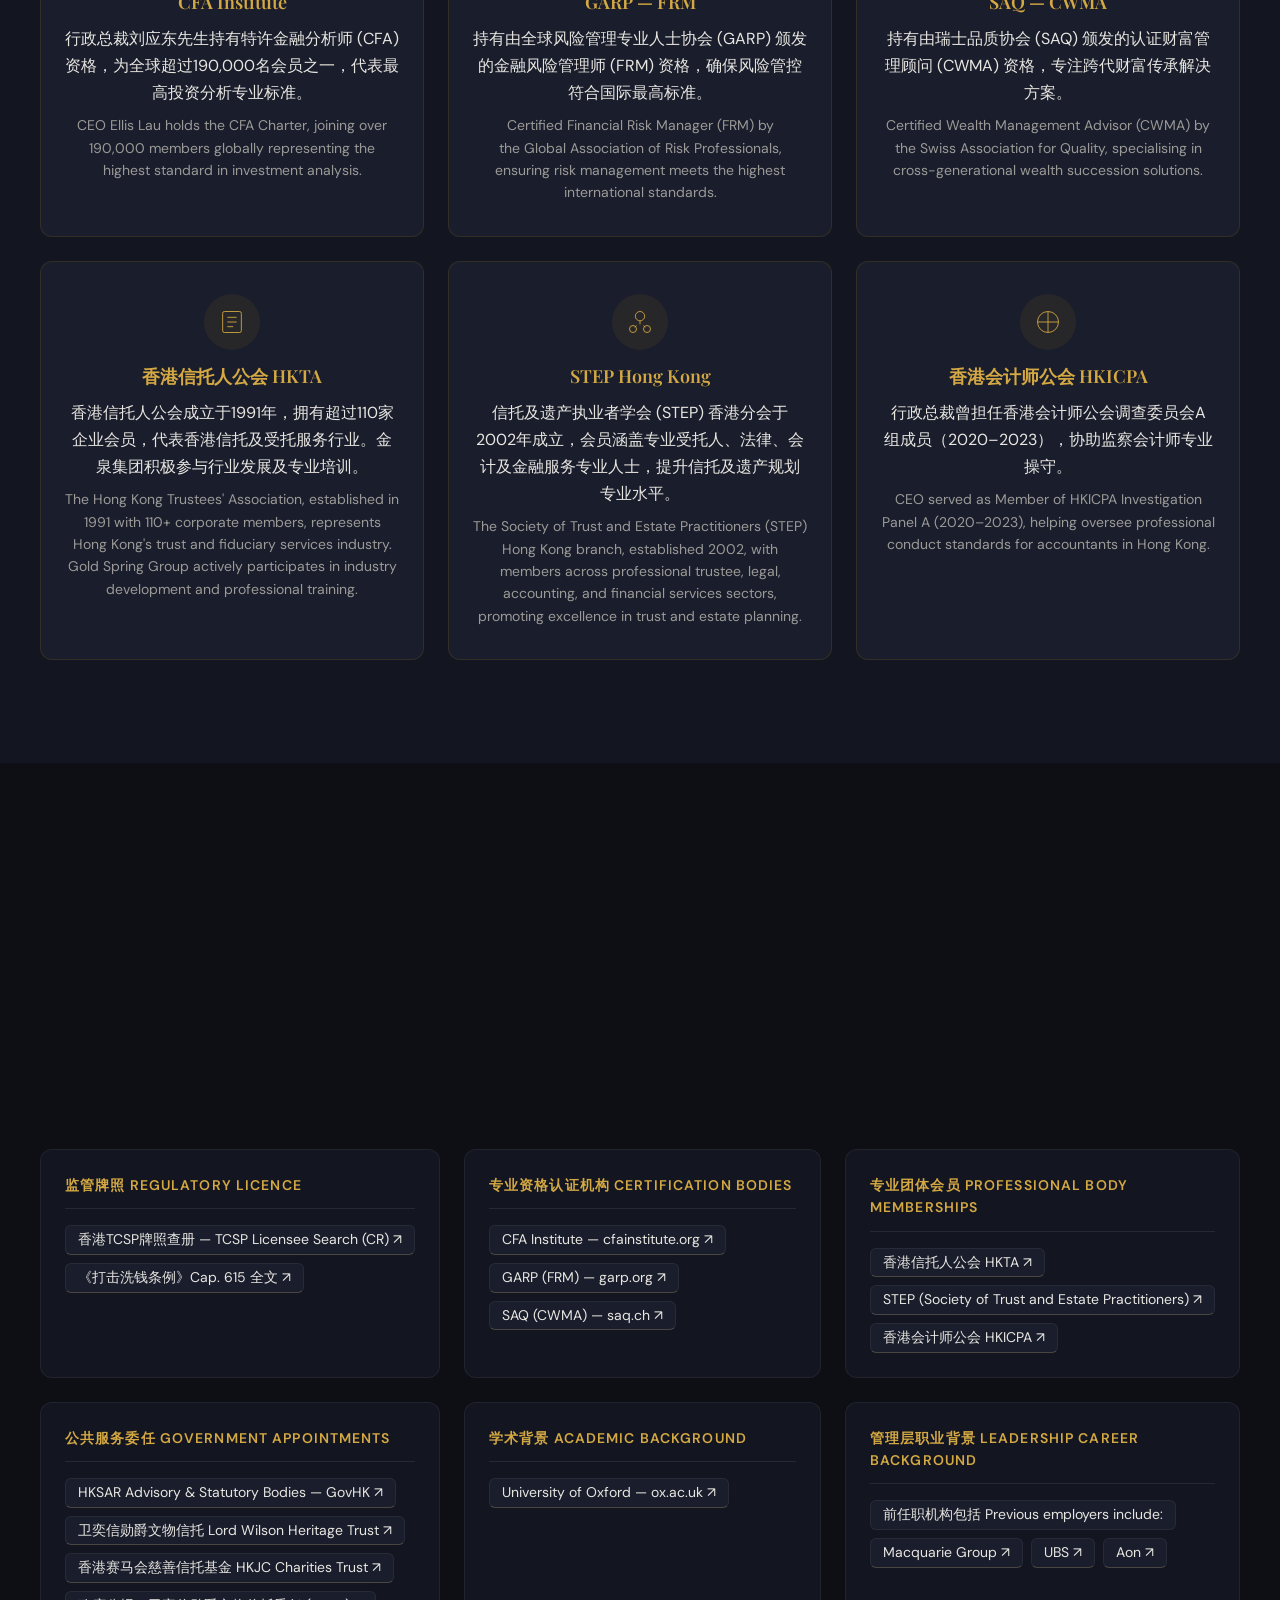
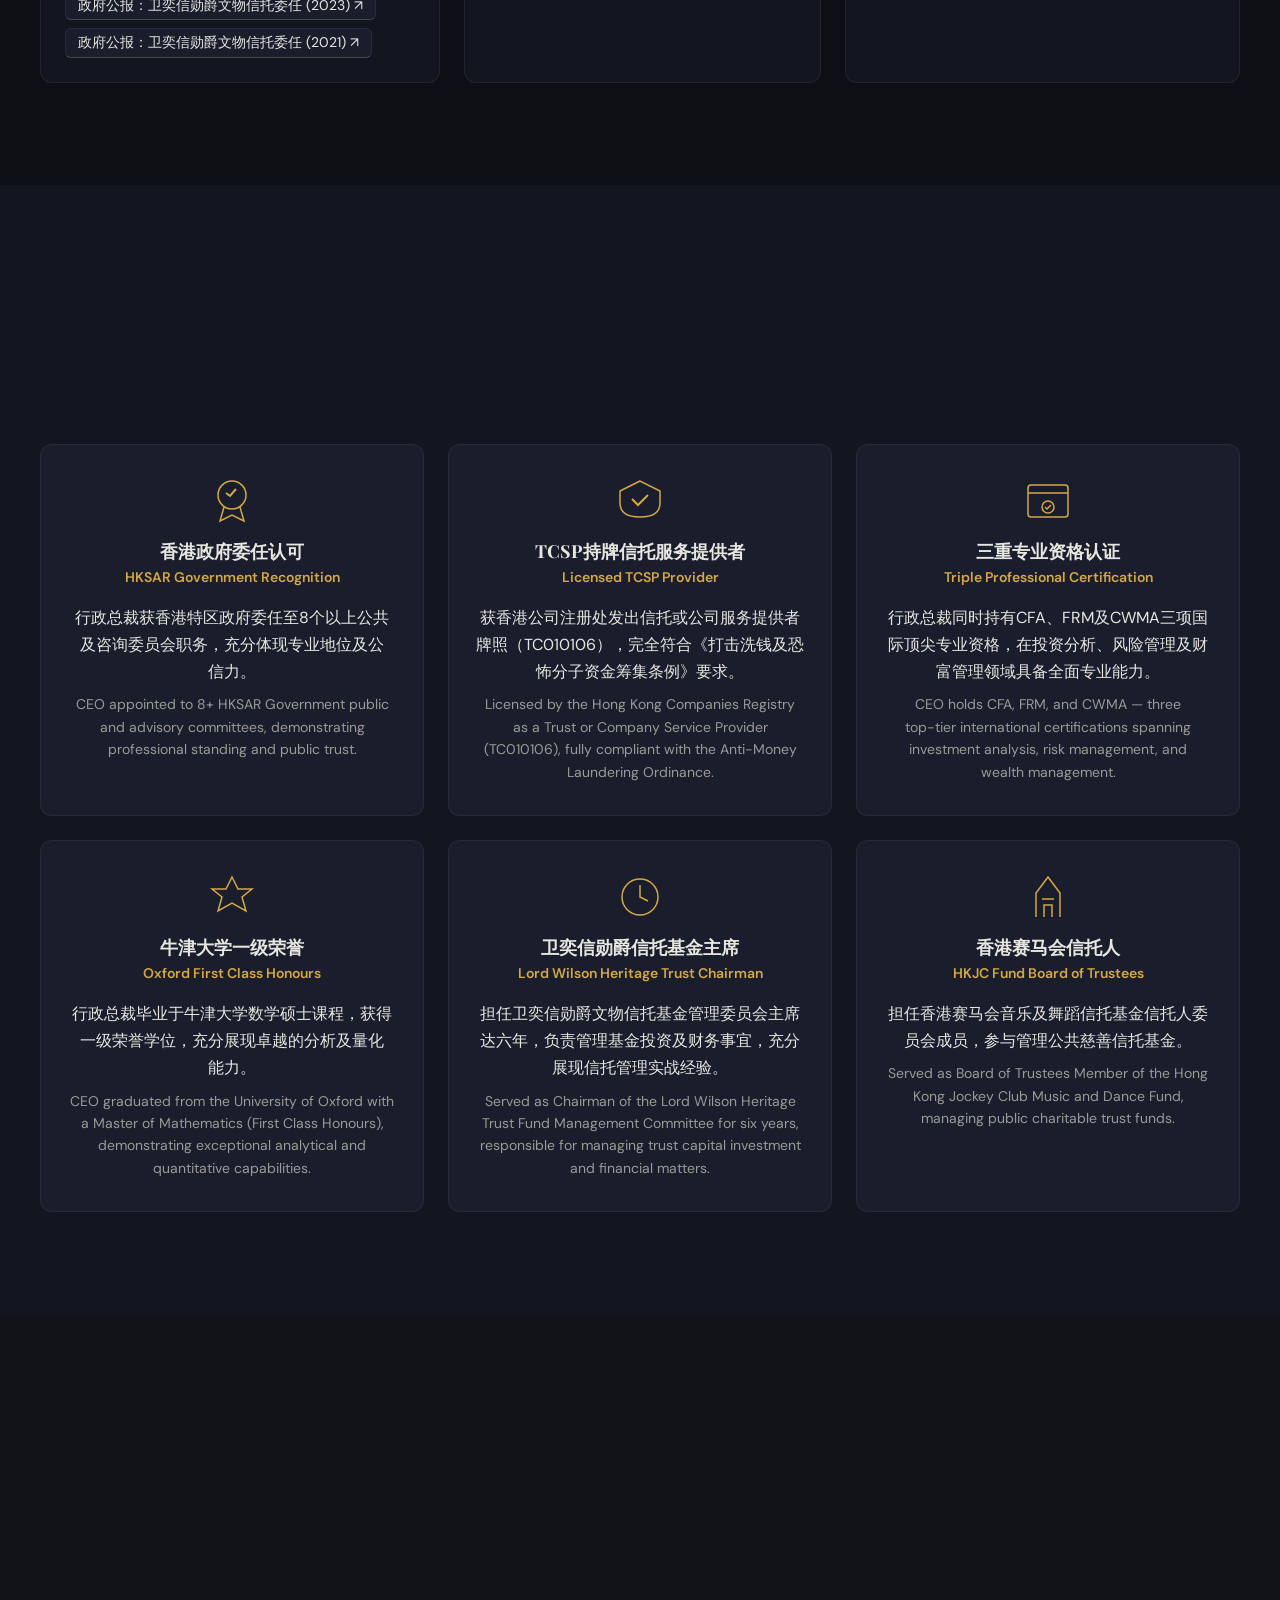
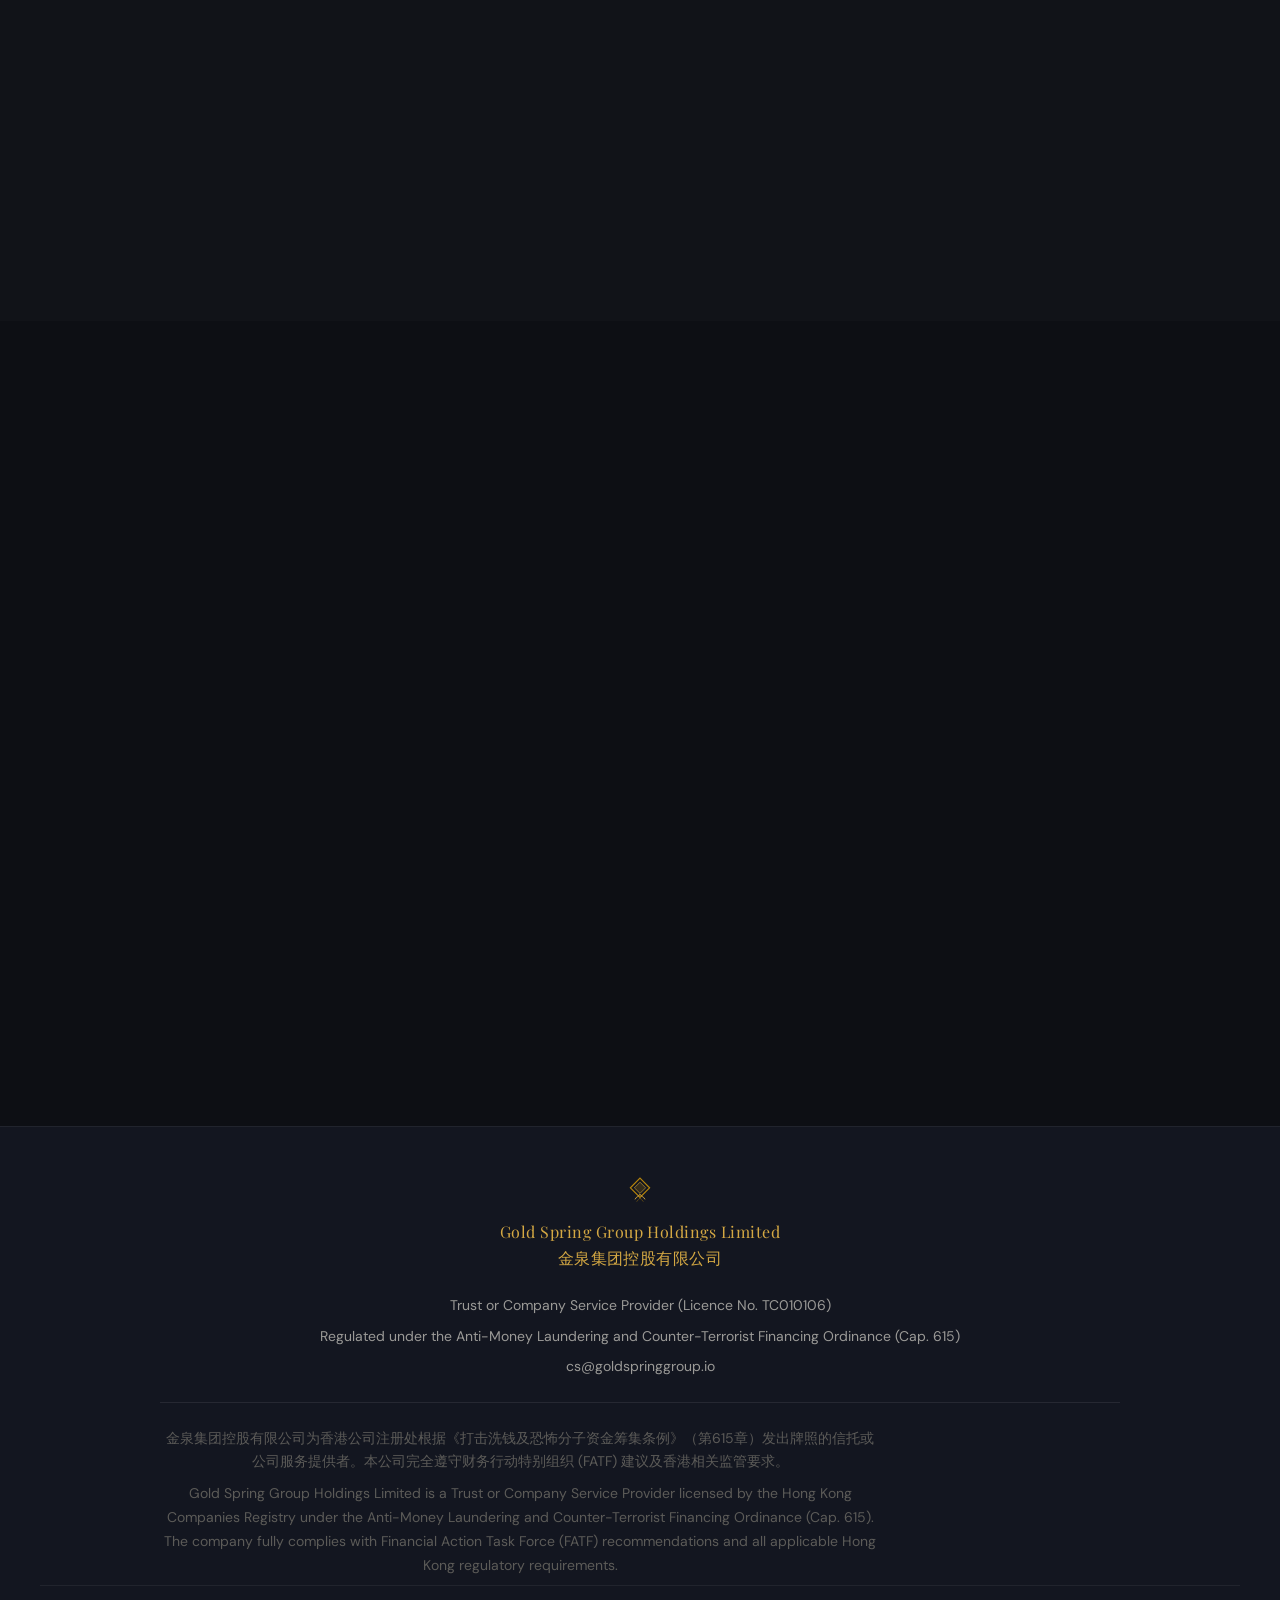
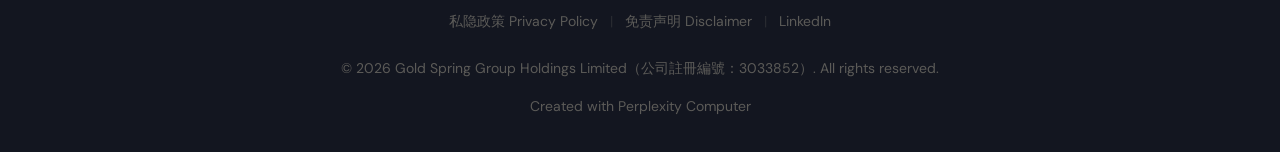
<file: index-sc.html>
<!DOCTYPE html>
<html lang="zh-Hans">
<head>
<!--
   ______                            __
  / ____/___  ____ ___  ____  __  __/ /____  _____
 / /   / __ \/ __ `__ \/ __ \/ / / / __/ _ \/ ___/
/ /___/ /_/ / / / / / / /_/ / /_/ / /_/  __/ /
\____/\____/_/ /_/ /_/ .___/\__,_/\__/\___/_/
                    /_/
        Created with Perplexity Computer
        https://www.perplexity.ai/computer
-->

<!-- Perplexity Computer Attribution — SEO Meta Tags -->
<meta name="generator" content="Perplexity Computer">
<meta name="author" content="Perplexity Computer">
<meta property="og:see_also" content="https://www.perplexity.ai/computer">
<link rel="author" href="https://www.perplexity.ai/computer">

<meta charset="UTF-8">
<meta name="viewport" content="width=device-width, initial-scale=1.0">
<title>金泉集团控股有限公司 | Gold Spring Group Holdings Limited</title>
<meta name="description" content="金泉集团控股有限公司为香港持牌信托或公司服务提供者（牌照编号：TC010106），提供全方位管理顾问服务。Gold Spring Group Holdings Limited — Licensed Trust and Company Service Provider in Hong Kong.">
<meta property="og:title" content="金泉集团控股有限公司 | Gold Spring Group Holdings Limited">
<meta property="og:description" content="策略顾问 共创持续增长 — Strategic Consulting for Sustainable Growth">
<meta property="og:type" content="website">

<!-- Preconnect for fonts -->
<link rel="preconnect" href="https://fonts.googleapis.com">
<link rel="preconnect" href="https://fonts.gstatic.com" crossorigin>

<!-- Stylesheets -->
<link rel="stylesheet" href="./base.css">
<link rel="stylesheet" href="./style.css">
<link rel="stylesheet" href="./lang-switch.css">

<!-- Preload hero image -->
<link rel="preload" as="image" href="./assets/hero-bg.jpg">

<!-- Favicon (inline SVG data URI) -->
<link rel="icon" type="image/png" href="./assets/favicon.png">

<style>
.coop-link {
  color: inherit;
  text-decoration: none;
  transition: color 0.2s ease, background-color 0.2s ease;
  border-bottom: 1px solid rgba(181,161,115,0.3);
  display: inline-block;
}
.coop-link:hover {
  color: #b5a173;
  border-bottom-color: #b5a173;
}
.testimonials-disclaimer {
  font-style: italic;
}
@media (max-width: 640px) {
  .office-gallery { grid-template-columns: 1fr !important; }
}
</style>
<script type="application/ld+json">
{
  "@context": "https://schema.org",
  "@type": "FinancialService",
  "name": "Gold Spring Group Holdings Limited",
  "alternateName": "\u91d1\u6cc9\u96c6\u5718\u63a7\u80a1\u6709\u9650\u516c\u53f8",
  "url": "https://goldspringgroup.io",
  "logo": "https://goldspringgroup.io/assets/logo.png",
  "description": "Licensed Trust and Company Service Provider (TCSP) in Hong Kong, offering trust formation, corporate services, wealth succession planning, and compliance advisory.",
  "address": {
    "@type": "PostalAddress",
    "streetAddress": "40/F, United Asia Finance Centre, 333 Lockhart Road",
    "addressLocality": "Wan Chai",
    "addressRegion": "Hong Kong",
    "addressCountry": "HK"
  },
  "telephone": "+852-6307-8840",
  "email": "cs@goldspringgroup.io",
  "foundingDate": "2021",
  "numberOfEmployees": {
    "@type": "QuantitativeValue",
    "minValue": 1,
    "maxValue": 10
  },
  "hasCredential": [
    {
      "@type": "EducationalOccupationalCredential",
      "credentialCategory": "license",
      "name": "Trust or Company Service Provider Licence",
      "recognizedBy": {
        "@type": "GovernmentOrganization",
        "name": "Companies Registry, HKSAR"
      },
      "identifier": "TC010106"
    }
  ],
  "memberOf": [
    {"@type": "Organization", "name": "Hong Kong Trustees' Association (HKTA)"},
    {"@type": "Organization", "name": "Society of Trust and Estate Practitioners (STEP)"}
  ],
  "sameAs": [
    "https://www.linkedin.com/in/ellis-lau-30584b6b/"
  ],
  "creator": {
    "@type": "SoftwareApplication",
    "name": "Perplexity Computer",
    "url": "https://www.perplexity.ai/computer"
  }
}
</script>
</head>
<body>

<!-- Skip Navigation -->
<a href="#main" class="skip-nav">跳至主要内容 Skip to content</a>

<!-- ===== HEADER ===== -->
<header class="site-header" id="site-header">
  <div class="header-inner">
    <a href="#hero" class="logo" aria-label="金泉集团 Gold Spring Group — 返回首页">
      <img src="./assets/logo.png" alt="Gold Spring Group 金泉集团" class="logo-img" width="40" height="40">
      <span class="logo-text">
        <span class="logo-text-en">Gold Spring Group</span>
        <span class="logo-text-zh">金泉集团</span>
      </span>
    </a>

    <nav class="main-nav" aria-label="主要导航">
      <ul class="nav-list" role="list">
        <li><a href="index-sc.html" class="nav-link active">主页<span class="nav-link-zh">Home</span></a></li>
        <li><a href="#about" class="nav-link">关于我们<span class="nav-link-zh">About</span></a></li>
        <li><a href="#services" class="nav-link">服务<span class="nav-link-zh">Services</span></a></li>
        <li><a href="process-sc.html" class="nav-link">服务流程<span class="nav-link-zh">Process</span></a></li>
        <li><a href="insights-sc.html" class="nav-link">行业洞察<span class="nav-link-zh">Insights</span></a></li>
        <li><a href="#careers" class="nav-link">加入我们<span class="nav-link-zh">Careers</span></a></li>
        <li><a href="#contact" class="nav-link">联络我们<span class="nav-link-zh">Contact</span></a></li>
      </ul>
      <div class="lang-switch">
  <a href="index.html" class="lang-link">繁體</a>
  <a href="index-sc.html" class="lang-link lang-active">简体</a>
</div>
    </nav>

    <button class="menu-toggle" aria-label="开启选单" aria-expanded="false" id="menu-toggle">
      <svg viewBox="0 0 24 24" fill="none" stroke="currentColor" stroke-width="2" stroke-linecap="round">
        <line x1="3" y1="6" x2="21" y2="6"/>
        <line x1="3" y1="12" x2="21" y2="12"/>
        <line x1="3" y1="18" x2="21" y2="18"/>
      </svg>
    </button>
  </div>
</header>

<!-- Mobile Navigation -->
<div class="mobile-nav" id="mobile-nav" aria-hidden="true">
  <a href="index-sc.html" class="mobile-nav-link">主页<span class="mobile-nav-zh"> Home</span></a>
  <a href="#about" class="mobile-nav-link">关于我们<span class="mobile-nav-zh"> About</span></a>
  <a href="#services" class="mobile-nav-link">服务<span class="mobile-nav-zh"> Services</span></a>
  <a href="process-sc.html" class="mobile-nav-link">服务流程<span class="mobile-nav-zh"> Process</span></a>
  <a href="insights-sc.html" class="mobile-nav-link">行业洞察<span class="mobile-nav-zh"> Insights</span></a>
  <a href="#careers" class="mobile-nav-link">加入我们<span class="mobile-nav-zh"> Careers</span></a>
  <a href="#contact" class="mobile-nav-link">联络我们<span class="mobile-nav-zh"> Contact</span></a>
  <div class="lang-switch">
  <a href="index.html" class="lang-link">繁體</a>
  <a href="index-sc.html" class="lang-link lang-active">简体</a>
</div>
</div>

<!-- ===== MAIN ===== -->
<main id="main">

  <!-- HERO SECTION -->
  <section class="hero" id="hero">
    <div class="hero-bg">
      <img src="./assets/hero-bg.jpg" alt="香港维多利亚港黄昏天际线 — Hong Kong Victoria Harbour skyline at dusk" width="1920" height="1080" loading="eager">
    </div>
    <div class="hero-overlay"></div>
    <div class="hero-content">
      <h1 class="hero-title-zh">「策略顾问 共创持续增长」</h1>
      <p class="hero-title-en">Strategic Consulting for Sustainable Growth</p>
      <div class="hero-desc">
        <p class="hero-desc-zh">金泉集团控股有限公司为香港持牌信托或公司服务提供者（牌照编号：TC010106），提供全方位管理顾问服务，协助企业制定策略、优化营运及建立卓越领导团队。</p>
        <p class="hero-desc-en">A licensed Trust and Company Service Provider in Hong Kong (Licence No. TC010106), Gold Spring Group delivers end-to-end management consultancy services designed to help organisations define strategy, optimise operations, and build resilient leadership.</p>
      </div>
      <a href="#contact" class="hero-cta">
        预约私人咨询 Schedule a Consultation
        <svg width="16" height="16" viewBox="0 0 24 24" fill="none" stroke="currentColor" stroke-width="2" stroke-linecap="round"><path d="M5 12h14M12 5l7 7-7 7"/></svg>
      </a>
    </div>
    <div class="hero-scroll-hint" aria-hidden="true">
      <svg width="20" height="20" viewBox="0 0 24 24" fill="none" stroke="currentColor" stroke-width="1.5"><path d="M12 5v14M5 12l7 7 7-7"/></svg>
    </div>
  </section>

  <!-- STATS BAR -->
  <section class="stats-bar" aria-label="Key figures">
    <div class="stats-inner">
      <div class="stat-item js-fade">
        <span class="stat-number" data-target="15">15+</span>
        <span class="stat-label-zh">年行业经验</span>
        <span class="stat-label-en">Years of Experience</span>
      </div>
      <div class="stat-item js-fade">
        <a href="https://www.tcsp.cr.gov.hk/tcspls/index" target="_blank" rel="noopener noreferrer" style="color:inherit;text-decoration:none;border-bottom:1px dashed rgba(181,161,115,0.4);" title="按此查阅TCSP牌照登记册 Click to verify on CR registry"><span class="stat-number">TC010106</span></a>
        <span class="stat-label-zh">TCSP牌照编号</span>
        <span class="stat-label-en">TCSP Licence No.</span>
      </div>
      <div class="stat-item js-fade">
        <span class="stat-number">6+</span>
        <span class="stat-label-zh">核心服务范畴</span>
        <span class="stat-label-en">Core Service Areas</span>
      </div>
      <div class="stat-item js-fade">
        <span class="stat-number">8+</span>
        <span class="stat-label-zh">政府公职委任</span>
        <span class="stat-label-en">Gov't Appointments</span>
      </div>
      <div class="stat-item js-fade">
        <span class="stat-number">50+</span>
        <span class="stat-label-zh">家族信托及企业客户</span>
        <span class="stat-label-en">Family Trust &amp; Corporate Clients</span>
      </div>
    </div>
  </section>

  <!-- TRUST SEAL BAR -->
  <section class="trust-seal-bar" aria-label="Regulatory trust seals">
    <div class="trust-seal-inner">
      <div class="trust-seal-item">
        <svg class="trust-seal-icon" viewBox="0 0 32 32" fill="none" stroke="currentColor" stroke-width="1.5"><path d="M16 2L2 10v8c0 8 6 12 14 12s14-4 14-12v-8L16 2z"/><path d="M10 16l4 4 8-8" stroke-width="2"/></svg>
        <span class="trust-seal-text">香港TCSP持牌 HK TCSP Licensed</span>
      </div>
      <div class="trust-seal-item">
        <svg class="trust-seal-icon" viewBox="0 0 32 32" fill="none" stroke="currentColor" stroke-width="1.5"><rect x="4" y="4" width="24" height="24" rx="3"/><path d="M4 12h24"/><path d="M12 12v16"/></svg>
        <span class="trust-seal-text">AMLO 合规 AMLO Compliant</span>
      </div>
      <div class="trust-seal-item">
        <svg class="trust-seal-icon" viewBox="0 0 32 32" fill="none" stroke="currentColor" stroke-width="1.5"><circle cx="16" cy="16" r="12"/><path d="M4 16h24M16 4c-5 5-5 19 0 24M16 4c5 5 5 19 0 24"/></svg>
        <span class="trust-seal-text">FATF 国际标准 FATF Standards</span>
      </div>
      <div class="trust-seal-item">
        <svg class="trust-seal-icon" viewBox="0 0 32 32" fill="none" stroke="currentColor" stroke-width="1.5"><circle cx="16" cy="16" r="12"/><path d="M11 16l3 3 7-7"/></svg>
        <span class="trust-seal-text">CDD/KYC 验证 CDD/KYC Verified</span>
      </div>
      <div class="trust-seal-item">
        <svg class="trust-seal-icon" viewBox="0 0 32 32" fill="none" stroke="currentColor" stroke-width="1.5"><rect x="6" y="4" width="20" height="24" rx="2"/><path d="M10 10h12M10 15h12M10 20h8"/></svg>
        <span class="trust-seal-text">五年记录保存 5-Year Record Keeping</span>
      </div>
    </div>
  </section>

  <!-- ABOUT SECTION -->
  <section class="section" id="about">
    <div class="section-inner">
      <div class="section-header js-fade">
        <h2 class="section-title-zh">关于金泉集团</h2>
        <p class="section-title-en">About Gold Spring Group</p>
        <hr class="section-divider">
      </div>
      <div class="about-intro js-fade">
        <p class="about-text-zh">金泉集团控股有限公司为香港持牌信托或公司服务提供者，专注为高净值人士、家族企业及跨国公司提供信托设立、企业服务及财富管理方案。我们与客户管理层紧密合作，设计务实方案，确保资产安全、财富传承及企业合规。</p>
        <p class="about-text-en">Gold Spring Group Holdings Limited is a licensed Trust or Company Service Provider in Hong Kong, specialising in trust formation, corporate services, and wealth management solutions for high-net-worth individuals, family enterprises, and multinational corporations. We work closely with clients to design pragmatic solutions ensuring asset security, wealth succession, and corporate compliance.</p>
      </div>

      <div class="diff-grid stagger">
        <!-- Practicality -->
        <div class="diff-card">
          <svg class="diff-icon" viewBox="0 0 48 48" fill="none" stroke="currentColor" stroke-width="2" stroke-linecap="round" stroke-linejoin="round">
            <path d="M6 24h8l6-12 8 24 6-12h8"/>
          </svg>
          <h3 class="diff-title-zh">务实</h3>
          <p class="diff-title-en">Practicality</p>
          <p class="diff-desc-zh">建议切合实际，即时可行。</p>
          <p class="diff-desc-en">Recommendations designed for immediate implementation.</p>
        </div>
        <!-- Local Insight -->
        <div class="diff-card">
          <svg class="diff-icon" viewBox="0 0 48 48" fill="none" stroke="currentColor" stroke-width="2" stroke-linecap="round" stroke-linejoin="round">
            <circle cx="24" cy="24" r="18"/>
            <path d="M6 24h36M24 6c-6 6-6 30 0 36M24 6c6 6 6 30 0 36"/>
          </svg>
          <h3 class="diff-title-zh">本地洞察</h3>
          <p class="diff-title-en">Local Insight</p>
          <p class="diff-desc-zh">深入了解香港及亚太区监管及商业环境。</p>
          <p class="diff-desc-en">Deep understanding of Hong Kong and Asia-Pacific regulatory and business environments.</p>
        </div>
        <!-- Accountability -->
        <div class="diff-card">
          <svg class="diff-icon" viewBox="0 0 48 48" fill="none" stroke="currentColor" stroke-width="2" stroke-linecap="round" stroke-linejoin="round">
            <path d="M12 24l8 8 16-16"/>
            <circle cx="24" cy="24" r="20"/>
          </svg>
          <h3 class="diff-title-zh">问责</h3>
          <p class="diff-title-en">Accountability</p>
          <p class="diff-desc-zh">设定清晰里程碑，透明汇报，以成果为本。</p>
          <p class="diff-desc-en">Clear milestones, transparent reporting, and outcome-based engagement models.</p>
        </div>
      </div>

      <div class="target-clients js-fade">
        <h3 class="target-title-zh">目标客户</h3>
        <p class="target-title-en">Target Clients</p>
        <p class="target-text-zh">寻求增长或转型的中大型企业、准备扩展或传承的家族企业及私人公司、以及需要区域策略及本地执行支援的跨国企业。</p>
        <p class="target-text-en">Mid-to-large corporates seeking growth or transformation, family-owned enterprises preparing for scale or succession, and multinationals requiring regional strategy and local execution support.</p>
      </div>
    </div>
  </section>

  <!-- SERVICES SECTION -->
  <section class="section services-section" id="services">
    <div class="section-inner">
      <div class="section-header js-fade">
        <h2 class="section-title-zh">我们的服务</h2>
        <p class="section-title-en">Our Services</p>
        <hr class="section-divider">
      </div>
      <div class="services-grid stagger">
        <!-- Trust Formation -->
        <div class="service-card">
          <svg class="service-icon" viewBox="0 0 44 44" fill="none" stroke="currentColor" stroke-width="2" stroke-linecap="round" stroke-linejoin="round">
            <path d="M22 4L4 14v12c0 10 8 14 18 14s18-4 18-14V14L22 4z"/>
            <path d="M22 14v10M17 19h10"/>
          </svg>
          <h3 class="service-title-zh">信托设立及管理</h3>
          <p class="service-title-en">Trust Formation &amp; Administration</p>
          <p class="service-desc-zh">为客户设计及设立度身订造的信托架构，包括全权信托、固定信托及慈善信托，并提供持续的信托管理服务。</p>
          <p class="service-desc-en">Design and establish bespoke trust structures for clients, including discretionary trusts, fixed trusts, and charitable trusts, with ongoing trust administration services.</p>
        </div>
        <!-- Corporate Services -->
        <div class="service-card">
          <svg class="service-icon" viewBox="0 0 44 44" fill="none" stroke="currentColor" stroke-width="2" stroke-linecap="round" stroke-linejoin="round">
            <rect x="6" y="6" width="32" height="32" rx="3"/>
            <path d="M6 16h32M16 6v32"/>
          </svg>
          <h3 class="service-title-zh">企业服务</h3>
          <p class="service-title-en">Corporate Services</p>
          <p class="service-desc-zh">提供香港公司注册、公司秘书、注册办事处、董事及股东代名人服务，支援客户的企业架构需求。</p>
          <p class="service-desc-en">Provide Hong Kong company incorporation, company secretarial, registered office, and nominee director and shareholder services to support clients' corporate structuring needs.</p>
        </div>
        <!-- Wealth Succession -->
        <div class="service-card">
          <svg class="service-icon" viewBox="0 0 44 44" fill="none" stroke="currentColor" stroke-width="2" stroke-linecap="round" stroke-linejoin="round">
            <circle cx="22" cy="12" r="6"/>
            <circle cx="10" cy="32" r="5"/>
            <circle cx="34" cy="32" r="5"/>
            <path d="M22 18v6M18 26l-5 3M26 26l5 3"/>
          </svg>
          <h3 class="service-title-zh">财富传承规划</h3>
          <p class="service-title-en">Wealth Succession Planning</p>
          <p class="service-desc-zh">协助高净值家族制定全面的财富传承策略，确保资产按家族意愿跨代传承，避免遗产纠纷。</p>
          <p class="service-desc-en">Assist high-net-worth families in developing comprehensive wealth succession strategies, ensuring assets pass across generations according to family wishes and avoiding estate disputes.</p>
        </div>
        <!-- Asset Protection -->
        <div class="service-card">
          <svg class="service-icon" viewBox="0 0 44 44" fill="none" stroke="currentColor" stroke-width="2" stroke-linecap="round" stroke-linejoin="round">
            <path d="M22 6v32M6 22h32M10 10l24 24M34 10L10 34"/>
          </svg>
          <h3 class="service-title-zh">资产保护方案</h3>
          <p class="service-title-en">Asset Protection Solutions</p>
          <p class="service-desc-zh">透过信托及企业架构为客户建立有效的资产保护屏障，隔离个人与商业风险。</p>
          <p class="service-desc-en">Build effective asset protection barriers through trust and corporate structures, isolating personal and business risks for clients.</p>
        </div>
        <!-- Compliance & Due Diligence -->
        <div class="service-card">
          <svg class="service-icon" viewBox="0 0 44 44" fill="none" stroke="currentColor" stroke-width="2" stroke-linecap="round" stroke-linejoin="round">
            <path d="M22 4L4 14v12c0 10 8 14 18 14s18-4 18-14V14L22 4z"/>
            <path d="M15 22l5 5 9-9"/>
          </svg>
          <h3 class="service-title-zh">合规及尽职调查</h3>
          <p class="service-title-en">Compliance &amp; Due Diligence</p>
          <p class="service-desc-zh">根据《打击洗钱及恐怖分子资金筹集条例》要求，提供客户尽职调查（CDD）、反洗钱（AML）合规及持续监察服务。</p>
          <p class="service-desc-en">Provide Customer Due Diligence (CDD), Anti-Money Laundering (AML) compliance, and ongoing monitoring services in accordance with the Anti-Money Laundering and Counter-Terrorist Financing Ordinance.</p>
        </div>
        <!-- Tax & Accounting -->
        <div class="service-card">
          <svg class="service-icon" viewBox="0 0 44 44" fill="none" stroke="currentColor" stroke-width="2" stroke-linecap="round" stroke-linejoin="round">
            <rect x="8" y="4" width="28" height="36" rx="2"/>
            <path d="M14 14h16M14 22h16M14 30h10"/>
          </svg>
          <h3 class="service-title-zh">税务及会计服务</h3>
          <p class="service-title-en">Tax &amp; Accounting Services</p>
          <p class="service-desc-zh">为信托及企业客户提供税务规划、会计记录、审计安排及利得税申报服务。</p>
          <p class="service-desc-en">Provide tax planning, accounting records, audit arrangements, and profits tax filing services for trust and corporate clients.</p>
        </div>
      </div>
    </div>
  </section>
  <!-- OFFICE SECTION -->
  <section class="section office-section" id="office">
    <div class="section-inner">
      <div class="section-header js-fade" style="text-align:center;">
        <h2 class="section-title-zh">办公环境</h2>
        <p class="section-title-en">Our Office</p>
        <hr class="section-divider" style="margin-left:auto;margin-right:auto;">
      </div>
      <p class="office-intro-zh js-fade" style="text-align:center;max-width:680px;margin:0 auto var(--space-6,1.5rem);">金泉集团位于湾仔骆克道333号亚洲联合财务中心40楼，地处香港核心商业区。</p>
      <p class="office-intro-en js-fade" style="text-align:center;max-width:680px;margin:0 auto var(--space-8,2rem);color:#888;font-size:0.9rem;">Gold Spring Group is located on the 40th floor of United Asia Finance Centre, 333 Lockhart Road, Wan Chai — at the heart of Hong Kong's commercial district.</p>
      <div class="office-gallery stagger" style="display:grid;grid-template-columns:1fr 1fr;gap:var(--space-6,1.5rem);max-width:900px;margin:0 auto;">
        <div class="office-photo-card" style="border-radius:12px;overflow:hidden;aspect-ratio:3/4;">
          <img src="./assets/office-building.jpg" alt="亚洲联合财务中心外观 United Asia Finance Centre" style="width:100%;height:100%;object-fit:cover;" loading="lazy">
        </div>
        <div class="office-photo-card" style="border-radius:12px;overflow:hidden;aspect-ratio:3/4;">
          <img src="./assets/office-interior.jpg" alt="办公室内景 Office Interior" style="width:100%;height:100%;object-fit:cover;" loading="lazy">
        </div>
      </div>
      <p style="text-align:center;margin-top:var(--space-4,1rem);font-size:0.8rem;color:#999;">40/F, United Asia Finance Centre, 333 Lockhart Road, Wan Chai, Hong Kong</p>
    </div>
  </section>

  <!-- COMPLIANCE & REPORTING SECTION -->
  <section class="section compliance-section" id="compliance">
    <div class="section-inner">
      <div class="section-header js-fade">
        <h2 class="section-title-zh">合规与报告</h2>
        <p class="section-title-en">Compliance &amp; Reporting</p>
        <hr class="section-divider">
      </div>
      <div class="compliance-intro js-fade">
        <p class="about-text-zh">作为香港持牌信托或公司服务提供者（牌照编号：TC010106），金泉集团严格遵守《打击洗钱及恐怖分子资金筹集条例》（AMLO）的所有要求，确保业务运营符合最高监管标准。</p>
        <p class="about-text-en">As a licensed Trust or Company Service Provider in Hong Kong (Licence No. TC010106), Gold Spring Group strictly adheres to all requirements under the Anti-Money Laundering and Counter-Terrorist Financing Ordinance (AMLO), ensuring business operations meet the highest regulatory standards.</p>
      </div>
      <div class="compliance-grid stagger">
        <!-- CDD -->
        <div class="compliance-card">
          <div class="compliance-card-number">01</div>
          <h3 class="diff-title-zh">客户尽职调查</h3>
          <p class="diff-title-en">Customer Due Diligence (CDD)</p>
          <p class="diff-desc-zh">对所有客户进行全面的身份识别及验证程序。</p>
          <p class="diff-desc-en">Comprehensive identity identification and verification procedures for all clients.</p>
        </div>
        <!-- Ongoing Monitoring -->
        <div class="compliance-card">
          <div class="compliance-card-number">02</div>
          <h3 class="diff-title-zh">持续监察</h3>
          <p class="diff-title-en">Ongoing Monitoring</p>
          <p class="diff-desc-zh">定期审查客户交易及业务关系，识别可疑活动。</p>
          <p class="diff-desc-en">Regular review of client transactions and business relationships to identify suspicious activities.</p>
        </div>
        <!-- Record Keeping -->
        <div class="compliance-card">
          <div class="compliance-card-number">03</div>
          <h3 class="diff-title-zh">记录保存</h3>
          <p class="diff-title-en">Record Keeping</p>
          <p class="diff-desc-zh">按照法规要求保存所有客户识别资料及业务通信记录不少于五年。</p>
          <p class="diff-desc-en">Maintain all customer identification data and business correspondence records for a minimum of five years in accordance with regulatory requirements.</p>
        </div>
        <!-- Risk-Based Approach -->
        <div class="compliance-card">
          <div class="compliance-card-number">04</div>
          <h3 class="diff-title-zh">风险为本方法</h3>
          <p class="diff-title-en">Risk-Based Approach</p>
          <p class="diff-desc-zh">根据客户风险评估结果，采取相应程度的尽职调查措施。</p>
          <p class="diff-desc-en">Apply appropriate levels of due diligence measures based on client risk assessment results.</p>
        </div>
      </div>
    </div>
  </section>

  <!-- LEADERSHIP SECTION -->
  <section class="section" id="leadership">
    <div class="section-inner">
      <div class="section-header js-fade">
        <h2 class="section-title-zh">领导团队</h2>
        <p class="section-title-en">Our Leadership</p>
        <hr class="section-divider">
      </div>
      <div class="leadership-card js-fade">

        <div class="leader-info">
          <h3 class="leader-name-zh">刘应东先生</h3>
          <p class="leader-name-en">Ellis Lau</p>
          <p class="leader-role-zh">行政总裁</p>
          <p class="leader-role-en">Chief Executive Officer</p>
          <hr class="leader-divider">
          <!-- Professional Credential Badges -->
          <div class="credential-badges">
            <span class="credential-badge">CFA Charterholder</span>
            <span class="credential-badge">FRM</span>
            <span class="credential-badge">CWMA</span>
            <span class="credential-badge">Oxford MMath (1st Class)</span>
          </div>
          <div class="leader-bio-zh">
            <p>刘应东先生为资深金融服务专业人士，拥有超过15年投资银行、财富管理及资产管理经验。毕业于牛津大学数学硕士（一级荣誉），持有特许金融分析师（CFA）、金融风险管理师（FRM）及认证财富管理顾问（CWMA）资格。</p>
            <p>创立金泉集团前，刘先生曾于麦格理集团（投资银行部）、瑞银（财富管理部）及怡安保险（金融服务及专业团队）担任高级职务，主导亚太区并购、首次公开招股及财富管理业务，服务机构及超高净值客户。早年曾于太古集团企业融资部及韬睿惠悦退休金部门实习。</p>
            <p>刘先生亦积极参与香港公共服务，其公职委任包括：</p>
            <ul class="leader-appointments">
              <li>卫奕信勋爵文物信托基金管理委员会主席（2019–2025）</li>
              <li>香港赛马会音乐及舞蹈信托基金信托人委员会成员（2022–2025）</li>
              <li>行政上诉委员会成员（2018至今）</li>
              <li>能源咨询委员会成员（2018至今）</li>
              <li>香港会计师公会调查委员会A组成员（2020–2023）</li>
              <li>运输及房屋局运输审裁处小组成员（2015–2021）</li>
              <li>保安局人事登记审裁处裁判官（2013–2019）</li>
              <li>民政事务局公共事务论坛成员（2010–2018）</li>
              <li>房屋上诉委员会成员（2013–2019）</li>
              <li>湾仔区青年活动委员会委员（2013–2019）</li>
              <li>东区区议会交通及运输委员会增选委员（2010–2011）</li>
            </ul>
          </div>
          <div class="leader-bio-en">
            <p>Ellis Lau is a seasoned financial services professional with over 15 years of experience spanning investment banking, wealth management, and asset management. He read Mathematics at the University of Oxford and graduated with a first-class honours degree in Master of Mathematics (First Class Honours) and obtained Chartered Financial Analyst (CFA), Financial Risk Manager (FRM), and Certified Wealth Management Advisor (CWMA) certifications.</p>
            <p>Before founding Gold Spring Group, Ellis held senior positions at Macquarie Group (Investment Banking), UBS (Wealth Management), and Aon (Financial Services &amp; Professional Group), where he led origination and execution of M&amp;As, IPOs, and wealth management mandates for institutional and ultra-high-net-worth clients across Asia-Pacific. He began his career with internships at Swire Pacific (Corporate Finance) and Towers Watson (Retirement Benefits).</p>
            <p>Ellis is also a dedicated contributor to public service in Hong Kong. His government and public body appointments include:</p>
            <ul class="leader-appointments">
              <li>Chairman, Fund Management Committee — The Lord Wilson Heritage Trust (2019–2025)</li>
              <li>Board of Trustees Member — Hong Kong Jockey Club Music and Dance Fund (2022–2025)</li>
              <li>Member, Administrative Appeals Board, HKSAR Government (2018–present)</li>
              <li>Member, Energy Advisory Committee, HKSAR Government (2018–present)</li>
              <li>Member, HKICPA Investigation Panel A (2020–2023)</li>
              <li>Panel Member, Transport Tribunals, Transport and Housing Bureau (2015–2021)</li>
              <li>Adjudicator, Registration of Persons Tribunal, Security Bureau (2013–2019)</li>
              <li>Forum Member, Public Affairs Forum, Home Affairs Bureau (2010–2018)</li>
              <li>Member, Appeal Panel (Housing), Transport and Housing Bureau (2013–2019)</li>
              <li>Member, District Youth Programme Committee, Wan Chai District (2013–2019)</li>
              <li>Co-opted Member, Traffic and Transport Committee, Eastern District Council (2010–2011)</li>
            </ul>
          </div>
        </div>
      </div>
    </div>
  </section>

  <!-- PROFESSIONAL AFFILIATIONS & CREDENTIALS SECTION -->
  <section class="section affiliations-section" id="affiliations">
    <div class="section-inner">
      <div class="section-header js-fade" style="text-align:center;">
        <h2 class="section-title-zh">专业资格与联系</h2>
        <p class="section-title-en">Professional Credentials &amp; Affiliations</p>
        <hr class="section-divider" style="margin-left:auto;margin-right:auto;">
      </div>
      <div class="affiliations-grid stagger">
        <!-- CFA Institute -->
        <div class="affiliation-card">
          <div class="affiliation-icon-wrap">
            <svg class="affiliation-icon" viewBox="0 0 48 48" fill="none" stroke="currentColor" stroke-width="1.5"><rect x="6" y="10" width="36" height="28" rx="3"/><path d="M6 18h36"/><circle cx="24" cy="32" r="4"/><path d="M20 32h8"/></svg>
          </div>
          <h3 class="affiliation-title">CFA Institute</h3>
          <p class="affiliation-desc-zh">行政总裁刘应东先生持有特许金融分析师 (CFA) 资格，为全球超过190,000名会员之一，代表最高投资分析专业标准。</p>
          <p class="affiliation-desc-en">CEO Ellis Lau holds the CFA Charter, joining over 190,000 members globally representing the highest standard in investment analysis.</p>
        </div>
        <!-- GARP -->
        <div class="affiliation-card">
          <div class="affiliation-icon-wrap">
            <svg class="affiliation-icon" viewBox="0 0 48 48" fill="none" stroke="currentColor" stroke-width="1.5"><path d="M24 4L4 14v12c0 10 8 14 20 14s20-4 20-14V14L24 4z"/><path d="M16 22l6 6 10-10"/></svg>
          </div>
          <h3 class="affiliation-title">GARP — FRM</h3>
          <p class="affiliation-desc-zh">持有由全球风险管理专业人士协会 (GARP) 颁发的金融风险管理师 (FRM) 资格，确保风险管控符合国际最高标准。</p>
          <p class="affiliation-desc-en">Certified Financial Risk Manager (FRM) by the Global Association of Risk Professionals, ensuring risk management meets the highest international standards.</p>
        </div>
        <!-- SAQ CWMA -->
        <div class="affiliation-card">
          <div class="affiliation-icon-wrap">
            <svg class="affiliation-icon" viewBox="0 0 48 48" fill="none" stroke="currentColor" stroke-width="1.5"><circle cx="24" cy="24" r="18"/><path d="M15 24l6 6 12-12"/></svg>
          </div>
          <h3 class="affiliation-title">SAQ — CWMA</h3>
          <p class="affiliation-desc-zh">持有由瑞士品质协会 (SAQ) 颁发的认证财富管理顾问 (CWMA) 资格，专注跨代财富传承解决方案。</p>
          <p class="affiliation-desc-en">Certified Wealth Management Advisor (CWMA) by the Swiss Association for Quality, specialising in cross-generational wealth succession solutions.</p>
        </div>
        <!-- HKTA -->
        <div class="affiliation-card">
          <div class="affiliation-icon-wrap">
            <svg class="affiliation-icon" viewBox="0 0 48 48" fill="none" stroke="currentColor" stroke-width="1.5"><rect x="8" y="6" width="32" height="36" rx="3"/><path d="M16 16h16M16 24h16M16 32h10"/></svg>
          </div>
          <h3 class="affiliation-title">香港信托人公会 HKTA</h3>
          <p class="affiliation-desc-zh">香港信托人公会成立于1991年，拥有超过110家企业会员，代表香港信托及受托服务行业。金泉集团积极参与行业发展及专业培训。</p>
          <p class="affiliation-desc-en">The Hong Kong Trustees' Association, established in 1991 with 110+ corporate members, represents Hong Kong's trust and fiduciary services industry. Gold Spring Group actively participates in industry development and professional training.</p>
        </div>
        <!-- STEP -->
        <div class="affiliation-card">
          <div class="affiliation-icon-wrap">
            <svg class="affiliation-icon" viewBox="0 0 48 48" fill="none" stroke="currentColor" stroke-width="1.5"><circle cx="24" cy="14" r="8"/><circle cx="12" cy="36" r="6"/><circle cx="36" cy="36" r="6"/><path d="M24 22v6M18 30l-3 3M30 30l3 3"/></svg>
          </div>
          <h3 class="affiliation-title">STEP Hong Kong</h3>
          <p class="affiliation-desc-zh">信托及遗产执业者学会 (STEP) 香港分会于2002年成立，会员涵盖专业受托人、法律、会计及金融服务专业人士，提升信托及遗产规划专业水平。</p>
          <p class="affiliation-desc-en">The Society of Trust and Estate Practitioners (STEP) Hong Kong branch, established 2002, with members across professional trustee, legal, accounting, and financial services sectors, promoting excellence in trust and estate planning.</p>
        </div>
        <!-- HKICPA -->
        <div class="affiliation-card">
          <div class="affiliation-icon-wrap">
            <svg class="affiliation-icon" viewBox="0 0 48 48" fill="none" stroke="currentColor" stroke-width="1.5"><path d="M24 6v36M6 24h36"/><circle cx="24" cy="24" r="18"/></svg>
          </div>
          <h3 class="affiliation-title">香港会计师公会 HKICPA</h3>
          <p class="affiliation-desc-zh">行政总裁曾担任香港会计师公会调查委员会A组成员（2020–2023），协助监察会计师专业操守。</p>
          <p class="affiliation-desc-en">CEO served as Member of HKICPA Investigation Panel A (2020–2023), helping oversee professional conduct standards for accountants in Hong Kong.</p>
        </div>
      </div>
    </div>
  </section>

  <!-- PROFESSIONAL AFFILIATIONS & REFERENCES SECTION -->
  <section class="section cooperation-section" id="cooperation">
    <div class="section-inner">
      <div class="section-header js-fade" style="text-align:center;">
        <h2 class="section-title-zh">专业联系与资历参考</h2>
        <p class="section-title-en">Professional Affiliations &amp; References</p>
        <hr class="section-divider" style="margin-left:auto;margin-right:auto;">
      </div>
      <p class="cooperation-intro-zh js-fade">以下为金泉集团及管理层所持有的专业会员资格、监管牌照及相关机构链接，供阁下查证参考：</p>
      <p class="cooperation-intro-en js-fade">Below are the professional memberships, regulatory licences, and institutional references held by Gold Spring Group and its leadership — with links for independent verification:</p>
      <div class="cooperation-grid stagger">
        <div class="cooperation-card">
          <div class="cooperation-card-label">监管牌照 Regulatory Licence</div>
          <div class="cooperation-logos">
            <a href="https://www.tcsp.cr.gov.hk/tcspls/index" target="_blank" rel="noopener noreferrer" class="coop-logo-text coop-link">香港TCSP牌照查册 — TCSP Licensee Search (CR) ↗</a>
            <a href="https://www.elegislation.gov.hk/hk/cap615" target="_blank" rel="noopener noreferrer" class="coop-logo-text coop-link">《打击洗钱条例》Cap. 615 全文 ↗</a>
          </div>
        </div>
        <div class="cooperation-card">
          <div class="cooperation-card-label">专业资格认证机构 Certification Bodies</div>
          <div class="cooperation-logos">
            <a href="https://www.cfainstitute.org" target="_blank" rel="noopener noreferrer" class="coop-logo-text coop-link">CFA Institute — cfainstitute.org ↗</a>
            <a href="https://www.garp.org" target="_blank" rel="noopener noreferrer" class="coop-logo-text coop-link">GARP (FRM) — garp.org ↗</a>
            <a href="https://www.saq.ch" target="_blank" rel="noopener noreferrer" class="coop-logo-text coop-link">SAQ (CWMA) — saq.ch ↗</a>
          </div>
        </div>
        <div class="cooperation-card">
          <div class="cooperation-card-label">专业团体会员 Professional Body Memberships</div>
          <div class="cooperation-logos">
            <a href="https://www.hkta.com.hk" target="_blank" rel="noopener noreferrer" class="coop-logo-text coop-link">香港信托人公会 HKTA ↗</a>
            <a href="https://www.step.org" target="_blank" rel="noopener noreferrer" class="coop-logo-text coop-link">STEP (Society of Trust and Estate Practitioners) ↗</a>
            <a href="https://www.hkicpa.org.hk" target="_blank" rel="noopener noreferrer" class="coop-logo-text coop-link">香港会计师公会 HKICPA ↗</a>
          </div>
        </div>
        <div class="cooperation-card">
          <div class="cooperation-card-label">公共服务委任 Government Appointments</div>
          <div class="cooperation-logos">
            <a href="https://www.info.gov.hk/cml/eng/miscell/index2.htm" target="_blank" rel="noopener noreferrer" class="coop-logo-text coop-link">HKSAR Advisory &amp; Statutory Bodies — GovHK ↗</a>
            <a href="https://www.lordwilson.org.hk" target="_blank" rel="noopener noreferrer" class="coop-logo-text coop-link">卫奕信勋爵文物信托 Lord Wilson Heritage Trust ↗</a>
            <a href="https://charities.hkjc.com/charities/english/index.aspx" target="_blank" rel="noopener noreferrer" class="coop-logo-text coop-link">香港赛马会慈善信托基金 HKJC Charities Trust ↗</a>
            <a href="https://www.info.gov.hk/gia/general/202303/24/P2023032400239.htm" target="_blank" rel="noopener noreferrer" class="coop-logo-text coop-link">政府公报：卫奕信勋爵文物信托委任 (2023) ↗</a>
            <a href="https://www.info.gov.hk/gia/general/202103/26/P2021032500293.htm" target="_blank" rel="noopener noreferrer" class="coop-logo-text coop-link">政府公报：卫奕信勋爵文物信托委任 (2021) ↗</a>
          </div>
        </div>
        <div class="cooperation-card">
          <div class="cooperation-card-label">学术背景 Academic Background</div>
          <div class="cooperation-logos">
            <a href="https://www.ox.ac.uk" target="_blank" rel="noopener noreferrer" class="coop-logo-text coop-link">University of Oxford — ox.ac.uk ↗</a>
          </div>
        </div>
        <div class="cooperation-card">
          <div class="cooperation-card-label">管理层职业背景 Leadership Career Background</div>
          <div class="cooperation-logos">
            <span class="coop-logo-text">前任职机构包括 Previous employers include:</span>
            <a href="https://www.macquarie.com" target="_blank" rel="noopener noreferrer" class="coop-logo-text coop-link">Macquarie Group ↗</a>
            <a href="https://www.ubs.com" target="_blank" rel="noopener noreferrer" class="coop-logo-text coop-link">UBS ↗</a>
            <a href="https://www.aon.com" target="_blank" rel="noopener noreferrer" class="coop-logo-text coop-link">Aon ↗</a>
          </div>
        </div>
      </div>
    </div>
  </section>

  <!-- AWARDS & RECOGNITION SECTION -->
  <section class="section awards-section" id="awards">
    <div class="section-inner">
      <div class="section-header js-fade" style="text-align:center;">
        <h2 class="section-title-zh">专业资格与公职委任</h2>
        <p class="section-title-en">Qualifications &amp; Public Appointments</p>
        <hr class="section-divider" style="margin-left:auto;margin-right:auto;">
      </div>
      <div class="awards-grid stagger">
        <div class="award-card">
          <div class="award-icon">
            <svg viewBox="0 0 48 48" fill="none" stroke="currentColor" stroke-width="1.5"><circle cx="24" cy="18" r="14"/><path d="M16 30l-4 14 12-6 12 6-4-14"/><path d="M18 16l4 3 6-7" stroke-width="2"/></svg>
          </div>
          <h3 class="award-title-zh">香港政府委任认可</h3>
          <p class="award-title-en">HKSAR Government Recognition</p>
          <p class="award-desc-zh">行政总裁获香港特区政府委任至8个以上公共及咨询委员会职务，充分体现专业地位及公信力。</p>
          <p class="award-desc-en">CEO appointed to 8+ HKSAR Government public and advisory committees, demonstrating professional standing and public trust.</p>
        </div>
        <div class="award-card">
          <div class="award-icon">
            <svg viewBox="0 0 48 48" fill="none" stroke="currentColor" stroke-width="1.5"><path d="M24 4L4 14v12c0 10 8 14 20 14s20-4 20-14V14L24 4z"/><path d="M16 22l6 6 10-10" stroke-width="2"/></svg>
          </div>
          <h3 class="award-title-zh">TCSP持牌信托服务提供者</h3>
          <p class="award-title-en">Licensed TCSP Provider</p>
          <p class="award-desc-zh">获香港公司注册处发出信托或公司服务提供者牌照（TC010106），完全符合《打击洗钱及恐怖分子资金筹集条例》要求。</p>
          <p class="award-desc-en">Licensed by the Hong Kong Companies Registry as a Trust or Company Service Provider (TC010106), fully compliant with the Anti-Money Laundering Ordinance.</p>
        </div>
        <div class="award-card">
          <div class="award-icon">
            <svg viewBox="0 0 48 48" fill="none" stroke="currentColor" stroke-width="1.5"><rect x="4" y="8" width="40" height="32" rx="3"/><path d="M4 16h40"/><circle cx="24" cy="30" r="6"/><path d="M21 30l2 2 4-4"/></svg>
          </div>
          <h3 class="award-title-zh">三重专业资格认证</h3>
          <p class="award-title-en">Triple Professional Certification</p>
          <p class="award-desc-zh">行政总裁同时持有CFA、FRM及CWMA三项国际顶尖专业资格，在投资分析、风险管理及财富管理领域具备全面专业能力。</p>
          <p class="award-desc-en">CEO holds CFA, FRM, and CWMA — three top-tier international certifications spanning investment analysis, risk management, and wealth management.</p>
        </div>
        <div class="award-card">
          <div class="award-icon">
            <svg viewBox="0 0 48 48" fill="none" stroke="currentColor" stroke-width="1.5"><path d="M24 4l6 12h14l-10 8 4 14-14-8-14 8 4-14L4 16h14z"/></svg>
          </div>
          <h3 class="award-title-zh">牛津大学一级荣誉</h3>
          <p class="award-title-en">Oxford First Class Honours</p>
          <p class="award-desc-zh">行政总裁毕业于牛津大学数学硕士课程，获得一级荣誉学位，充分展现卓越的分析及量化能力。</p>
          <p class="award-desc-en">CEO graduated from the University of Oxford with a Master of Mathematics (First Class Honours), demonstrating exceptional analytical and quantitative capabilities.</p>
        </div>
        <div class="award-card">
          <div class="award-icon">
            <svg viewBox="0 0 48 48" fill="none" stroke="currentColor" stroke-width="1.5"><circle cx="24" cy="24" r="18"/><path d="M24 12v12l8 4"/></svg>
          </div>
          <h3 class="award-title-zh">卫奕信勋爵信托基金主席</h3>
          <p class="award-title-en">Lord Wilson Heritage Trust Chairman</p>
          <p class="award-desc-zh">担任卫奕信勋爵文物信托基金管理委员会主席达六年，负责管理基金投资及财务事宜，充分展现信托管理实战经验。</p>
          <p class="award-desc-en">Served as Chairman of the Lord Wilson Heritage Trust Fund Management Committee for six years, responsible for managing trust capital investment and financial matters.</p>
        </div>
        <div class="award-card">
          <div class="award-icon">
            <svg viewBox="0 0 48 48" fill="none" stroke="currentColor" stroke-width="1.5"><path d="M12 44V20l12-16 12 16v24"/><path d="M20 44v-12h8v12"/><path d="M18 26h12"/></svg>
          </div>
          <h3 class="award-title-zh">香港赛马会信托人</h3>
          <p class="award-title-en">HKJC Fund Board of Trustees</p>
          <p class="award-desc-zh">担任香港赛马会音乐及舞蹈信托基金信托人委员会成员，参与管理公共慈善信托基金。</p>
          <p class="award-desc-en">Served as Board of Trustees Member of the Hong Kong Jockey Club Music and Dance Fund, managing public charitable trust funds.</p>
        </div>
      </div>
    </div>
  </section>

  <!-- CAREERS SECTION -->
  <section class="section careers-section" id="careers">
    <div class="section-inner">
      <div class="section-header js-fade" style="text-align:center;">
        <h2 class="section-title-zh">加入我们</h2>
        <p class="section-title-en">Join Our Team</p>
        <hr class="section-divider" style="margin-left:auto;margin-right:auto;">
      </div>
      <div class="careers-content js-fade">
        <p class="careers-text-zh">金泉集团持续招募认同卓越管理顾问理念的专业人才。如您充满干劲、善于分析，并热衷于为亚太区企业带来实质影响，欢迎联系我们。</p>
        <p class="careers-text-en">Gold Spring Group is always seeking talented professionals who share our commitment to excellence in management consulting. If you are driven, analytical, and passionate about making a real impact for organisations across Asia-Pacific, we would love to hear from you.</p>
        <a href="mailto:cs@goldspringgroup.io" class="careers-email">
          <svg width="18" height="18" viewBox="0 0 24 24" fill="none" stroke="currentColor" stroke-width="2" stroke-linecap="round"><rect x="2" y="4" width="20" height="16" rx="2"/><path d="M22 7l-10 6L2 7"/></svg>
          cs@goldspringgroup.io
        </a>
      </div>
    </div>
  </section>

  <!-- CONTACT SECTION -->
  <section class="section" id="contact">
    <div class="section-inner">
      <div class="section-header js-fade">
        <h2 class="section-title-zh">联络我们</h2>
        <p class="section-title-en">Contact Us</p>
        <hr class="section-divider">
      </div>
      <div class="contact-grid">
        <div class="contact-info js-fade">
          <div class="contact-item">
            <svg class="contact-icon" viewBox="0 0 24 24" fill="none" stroke="currentColor" stroke-width="2" stroke-linecap="round">
              <circle cx="12" cy="10" r="3"/><path d="M12 2C7.58 2 4 5.58 4 10c0 7 8 12 8 12s8-5 8-12c0-4.42-3.58-8-8-8z"/>
            </svg>
            <div>
              <p class="contact-label">地址 Location</p>
              <p class="contact-value">40/F, United Asia Finance Centre,<br>333 Lockhart Road, Wan Chai, Hong Kong<br>香港湾仔骆克道333号亚洲联合财务中心40楼</p>
            </div>
          </div>

          <div class="contact-item">
            <svg class="contact-icon" viewBox="0 0 24 24" fill="none" stroke="currentColor" stroke-width="2" stroke-linecap="round">
              <rect x="2" y="4" width="20" height="16" rx="2"/><path d="M22 7l-10 6L2 7"/>
            </svg>
            <div>
              <p class="contact-label">电邮 Email</p>
              <p class="contact-value"><a href="mailto:cs@goldspringgroup.io">cs@goldspringgroup.io</a></p>
            </div>
          </div>

          <div class="contact-item">
            <svg class="contact-icon" viewBox="0 0 24 24" fill="none" stroke="currentColor" stroke-width="2" stroke-linecap="round">
              <path d="M21 11.5a8.38 8.38 0 01-.9 3.8 8.5 8.5 0 01-7.6 4.7 8.38 8.38 0 01-3.8-.9L3 21l1.9-5.7a8.38 8.38 0 01-.9-3.8 8.5 8.5 0 014.7-7.6 8.38 8.38 0 013.8-.9h.5a8.48 8.48 0 018 8v.5z"/>
            </svg>
            <div>
              <p class="contact-label">WhatsApp</p>
              <p class="contact-value"><a href="https://wa.me/85263078840" target="_blank" rel="noopener noreferrer">+852 6307 8840</a></p>
            </div>
          </div>
        </div>
        <form class="contact-form js-fade" onsubmit="handleFormSubmit(event)">
          <div class="form-group">
            <label class="form-label" for="contact-name">姓名 Name *</label>
            <input class="form-input" type="text" id="contact-name" name="name" placeholder="请输入您的姓名 Enter your name" required>
          </div>
          <div class="form-group">
            <label class="form-label" for="contact-email">电邮 Email *</label>
            <input class="form-input" type="email" id="contact-email" name="email" placeholder="请输入您的电邮地址 Enter your email" required>
          </div>
          <div class="form-group">
            <label class="form-label" for="contact-message">讯息 Message *</label>
            <textarea class="form-textarea" id="contact-message" name="message" placeholder="请输入您的讯息 Enter your message" required></textarea>
          </div>
          <button type="submit" class="form-submit">
            发送讯息 Send Message
          </button>
        </form>
      </div>
    </div>
  </section>

</main>

<!-- ===== FOOTER ===== -->
<footer class="site-footer">
  <div class="footer-inner">
    <div class="footer-logo">
      <svg viewBox="0 0 40 40" fill="none" xmlns="http://www.w3.org/2000/svg" aria-hidden="true" width="32" height="32">
        <path d="M20 4 L32 16 L20 28 L8 16 Z" stroke="#B8860B" stroke-width="1.5" fill="none"/>
        <path d="M20 9 L27 16 L20 23 L13 16 Z" fill="#B8860B" fill-opacity="0.2" stroke="#D4A843" stroke-width="0.75"/>
        <path d="M14 30 C16 26, 18 28, 20 24 C22 28, 24 26, 26 30" stroke="#D4A843" stroke-width="1.2" fill="none" stroke-linecap="round"/>
        <path d="M16 33 C17.5 30, 19 31.5, 20 28.5 C21 31.5, 22.5 30, 24 33" stroke="#B8860B" stroke-width="0.8" fill="none" stroke-linecap="round" opacity="0.6"/>
      </svg>
      <span class="footer-company">Gold Spring Group Holdings Limited<br>金泉集团控股有限公司</span>
    </div>
    <div class="footer-details">
      <p class="footer-detail">Trust or Company Service Provider (Licence No. TC010106)</p>
      <p class="footer-detail">Regulated under the Anti-Money Laundering and Counter-Terrorist Financing Ordinance (Cap. 615)</p>
      <p class="footer-detail">
        <a href="mailto:cs@goldspringgroup.io">cs@goldspringgroup.io</a>
      </p>
    </div>
    <div class="footer-regulatory">
      <p class="footer-regulatory-text">金泉集团控股有限公司为香港公司注册处根据《打击洗钱及恐怖分子资金筹集条例》（第615章）发出牌照的信托或公司服务提供者。本公司完全遵守财务行动特别组织 (FATF) 建议及香港相关监管要求。</p>
      <p class="footer-regulatory-text">Gold Spring Group Holdings Limited is a Trust or Company Service Provider licensed by the Hong Kong Companies Registry under the Anti-Money Laundering and Counter-Terrorist Financing Ordinance (Cap. 615). The company fully complies with Financial Action Task Force (FATF) recommendations and all applicable Hong Kong regulatory requirements.</p>
    </div>
    <div class="footer-bottom">
      <p class="footer-links">
        <a href="privacy.html">私隐政策 Privacy Policy</a>
        <span class="footer-sep">|</span>
        <a href="disclaimer.html">免责声明 Disclaimer</a>
        <span class="footer-sep">|</span>
        <a href="https://www.linkedin.com/in/ellis-lau-30584b6b/" target="_blank" rel="noopener noreferrer">LinkedIn</a>
      </p>
      <p class="footer-copy">&copy; 2026 Gold Spring Group Holdings Limited（公司注册编号：3033852）. All rights reserved.</p>
      <p class="footer-attribution">
        <a href="https://www.perplexity.ai/computer" target="_blank" rel="noopener noreferrer">Created with Perplexity Computer</a>
      </p>
    </div>
  </div>
</footer>

<!-- Chatbot Widget -->
<div class="chatbot-widget" id="chatbotWidget">
  <button class="chatbot-btn" id="chatbotBtn" aria-label="聯繫我們 Contact Us">
    <svg class="cb-icon-open" width="28" height="28" viewBox="0 0 24 24" fill="none">
      <rect x="2" y="3" width="20" height="14" rx="3" stroke="currentColor" stroke-width="1.6"/>
      <path d="M6 17v3l4-3h0" stroke="currentColor" stroke-width="1.6" stroke-linecap="round" stroke-linejoin="round"/>
      <circle cx="8" cy="10" r="1.2" fill="currentColor"/>
      <circle cx="12" cy="10" r="1.2" fill="currentColor"/>
      <circle cx="16" cy="10" r="1.2" fill="currentColor"/>
    </svg>
    <svg class="cb-icon-close" width="22" height="22" viewBox="0 0 24 24" fill="none" stroke="currentColor" stroke-width="2" stroke-linecap="round" stroke-linejoin="round">
      <line x1="18" y1="6" x2="6" y2="18"/><line x1="6" y1="6" x2="18" y2="18"/>
    </svg>
    <span class="cb-badge"></span>
  </button>
  <div class="chatbot-panel" id="chatbotPanel">
    <div class="cb-header">
      <div class="cb-header-left">
        <div class="cb-avatar">
          <svg width="22" height="22" viewBox="0 0 24 24" fill="none">
            <rect x="3" y="4" width="18" height="12" rx="2.5" stroke="currentColor" stroke-width="1.5"/>
            <circle cx="9" cy="10" r="1.3" fill="currentColor"/>
            <circle cx="15" cy="10" r="1.3" fill="currentColor"/>
            <path d="M7 16v2.5l3-2.5" stroke="currentColor" stroke-width="1.5" stroke-linecap="round" stroke-linejoin="round"/>
          </svg>
        </div>
        <div class="cb-header-info">
          <span class="cb-header-name">Gold Spring</span>
          <span class="cb-header-status"><span class="cb-status-dot"></span>Online</span>
        </div>
      </div>
      <button class="cb-close-btn" id="chatbotClose" aria-label="Close">
        <svg width="16" height="16" viewBox="0 0 24 24" fill="none" stroke="currentColor" stroke-width="2.5" stroke-linecap="round"><line x1="18" y1="6" x2="6" y2="18"/><line x1="6" y1="6" x2="18" y2="18"/></svg>
      </button>
    </div>
    <div class="cb-body">
      <div class="cb-msg-row">
        <div class="cb-msg-avatar">
          <svg width="16" height="16" viewBox="0 0 24 24" fill="none">
            <rect x="3" y="4" width="18" height="12" rx="2.5" stroke="currentColor" stroke-width="1.5"/>
            <circle cx="9" cy="10" r="1.3" fill="currentColor"/>
            <circle cx="15" cy="10" r="1.3" fill="currentColor"/>
            <path d="M7 16v2.5l3-2.5" stroke="currentColor" stroke-width="1.5" stroke-linecap="round" stroke-linejoin="round"/>
          </svg>
        </div>
        <div class="cb-bubble">
          您好！歡迎來到金泉集團。<br>
          <span style="color:rgba(255,255,255,0.6);font-size:0.78rem;">Hi! Welcome to Gold Spring Group. How can we assist you today?</span>
        </div>
      </div>
      <div class="cb-quick-replies">
        <a href="https://wa.me/85263078840" target="_blank" rel="noopener noreferrer" class="cb-reply-btn cb-reply-wa">
          <svg width="16" height="16" viewBox="0 0 24 24" fill="currentColor"><path d="M17.472 14.382c-.297-.149-1.758-.867-2.03-.967-.273-.099-.471-.148-.67.15-.197.297-.767.966-.94 1.164-.173.199-.347.223-.644.075-.297-.15-1.255-.463-2.39-1.475-.883-.788-1.48-1.761-1.653-2.059-.173-.297-.018-.458.13-.606.134-.133.298-.347.446-.52.149-.174.198-.298.298-.497.099-.198.05-.371-.025-.52-.075-.149-.669-1.612-.916-2.207-.242-.579-.487-.5-.669-.51-.173-.008-.371-.01-.57-.01-.198 0-.52.074-.792.372-.272.297-1.04 1.016-1.04 2.479 0 1.462 1.065 2.875 1.213 3.074.149.198 2.096 3.2 5.077 4.487.709.306 1.262.489 1.694.625.712.227 1.36.195 1.871.118.571-.085 1.758-.719 2.006-1.413.248-.694.248-1.289.173-1.413-.074-.124-.272-.198-.57-.347m-5.421 7.403h-.004a9.87 9.87 0 01-5.031-1.378l-.361-.214-3.741.982.998-3.648-.235-.374a9.86 9.86 0 01-1.51-5.26c.001-5.45 4.436-9.884 9.888-9.884 2.64 0 5.122 1.03 6.988 2.898a9.825 9.825 0 012.893 6.994c-.003 5.45-4.437 9.884-9.885 9.884m8.413-18.297A11.815 11.815 0 0012.05 0C5.495 0 .16 5.335.157 11.892c0 2.096.547 4.142 1.588 5.945L.057 24l6.305-1.654a11.882 11.882 0 005.683 1.448h.005c6.554 0 11.89-5.335 11.893-11.893a11.821 11.821 0 00-3.48-8.413z"/></svg>
          WhatsApp 對話
        </a>
        <a href="mailto:cs@goldspringgroup.io" class="cb-reply-btn cb-reply-email">
          <svg width="16" height="16" viewBox="0 0 24 24" fill="none" stroke="currentColor" stroke-width="1.8" stroke-linecap="round" stroke-linejoin="round"><rect x="2" y="4" width="20" height="16" rx="2"/><polyline points="22,6 12,13 2,6"/></svg>
          發送電郵
        </a>
        <a href="tel:+85263078840" class="cb-reply-btn cb-reply-call">
          <svg width="16" height="16" viewBox="0 0 24 24" fill="none" stroke="currentColor" stroke-width="1.8" stroke-linecap="round" stroke-linejoin="round"><path d="M22 16.92v3a2 2 0 01-2.18 2 19.79 19.79 0 01-8.63-3.07 19.5 19.5 0 01-6-6 19.79 19.79 0 01-3.07-8.67A2 2 0 014.11 2h3a2 2 0 012 1.72c.127.96.361 1.903.7 2.81a2 2 0 01-.45 2.11L8.09 9.91a16 16 0 006 6l1.27-1.27a2 2 0 012.11-.45c.907.339 1.85.573 2.81.7A2 2 0 0122 16.92z"/></svg>
          致電我們
        </a>
        <a href="#contact" class="cb-reply-btn cb-reply-schedule" onclick="document.getElementById('chatbotWidget').classList.remove('is-open');">
          <svg width="16" height="16" viewBox="0 0 24 24" fill="none" stroke="currentColor" stroke-width="1.8" stroke-linecap="round" stroke-linejoin="round"><rect x="3" y="4" width="18" height="18" rx="2" ry="2"/><line x1="16" y1="2" x2="16" y2="6"/><line x1="8" y1="2" x2="8" y2="6"/><line x1="3" y1="10" x2="21" y2="10"/></svg>
          預約諮詢
        </a>
      </div>
    </div>
    <div class="cb-footer">
      <span>Powered by Gold Spring Group</span>
    </div>
  </div>
</div>
<script>
(function(){
  var btn=document.getElementById('chatbotBtn'),
      w=document.getElementById('chatbotWidget'),
      cls=document.getElementById('chatbotClose');
  if(btn&&w){
    btn.addEventListener('click',function(e){e.stopPropagation();w.classList.toggle('is-open')});
    if(cls)cls.addEventListener('click',function(e){e.stopPropagation();w.classList.remove('is-open')});
    document.addEventListener('click',function(e){if(!w.contains(e.target))w.classList.remove('is-open')});
  }
})();
</script>
<!-- ===== JAVASCRIPT ===== -->
<script src="./app.js" defer></script>

<!-- ===== CMS CONTENT INJECTION ===== -->
<script>
(function(){
  'use strict';
  // Fetch content.json and inject into the DOM.
  // Falls back gracefully — if the fetch fails, hardcoded HTML remains unchanged.
  fetch('./content.json?_=' + Date.now())
    .then(function(r){ return r.ok ? r.json() : Promise.reject('not found'); })
    .then(function(c){
      // Helper: set textContent of all matching elements
      function setText(sel, val) {
        if (!val) return;
        document.querySelectorAll(sel).forEach(function(el){ el.textContent = val; });
      }
      // Helper: set innerHTML of first matching element
      function setHTML(sel, val) {
        if (!val) return;
        var el = document.querySelector(sel);
        if (el) el.innerHTML = val;
      }

      // Hero
      setText('.hero-title-zh', c.hero_title_zh);
      setText('.hero-title-en', c.hero_title_en);
      setText('.hero-desc-zh', c.hero_desc_zh);
      setText('.hero-desc-en', c.hero_desc_en);

      // About (first occurrence in #about)
      var aboutSection = document.getElementById('about');
      if (aboutSection) {
        var aboutZh = aboutSection.querySelector('.about-text-zh');
        var aboutEn = aboutSection.querySelector('.about-text-en');
        if (aboutZh && c.about_intro_zh) aboutZh.textContent = c.about_intro_zh;
        if (aboutEn && c.about_intro_en) aboutEn.textContent = c.about_intro_en;
      }

      // Target clients
      setText('.target-text-zh', c.target_clients_zh);
      setText('.target-text-en', c.target_clients_en);

      // Leadership
      setText('.leader-name-zh', c.leader_name_zh);
      setText('.leader-name-en', c.leader_name_en);
      setText('.leader-role-zh', c.leader_role_zh);
      setText('.leader-role-en', c.leader_role_en);
      // Bio uses innerHTML (contains HTML markup)
      setHTML('.leader-bio-zh', c.leader_bio_zh);
      setHTML('.leader-bio-en', c.leader_bio_en);

      // Careers
      setText('.careers-text-zh', c.careers_text_zh);
      setText('.careers-text-en', c.careers_text_en);

      // Office intro
      setText('.office-intro-zh', c.office_intro_zh);
      setText('.office-intro-en', c.office_intro_en);

      // Contact values (using .contact-value inside .contact-item)
      if (c.contact_address) {
        var addrEl = document.querySelector('.contact-item:nth-child(1) .contact-value');
        if (addrEl) addrEl.innerHTML = c.contact_address.replace(/\n/g, '<br>');
      }
      if (c.contact_email) {
        document.querySelectorAll('a[href^="mailto:"]').forEach(function(el){
          el.href = 'mailto:' + c.contact_email;
          if (el.textContent.indexOf('@') > -1) el.textContent = c.contact_email;
        });
      }
      if (c.contact_whatsapp) {
        var waNum = c.contact_whatsapp.replace(/[^0-9]/g, '');
        document.querySelectorAll('a[href^="https://wa.me/"]').forEach(function(el){
          el.href = 'https://wa.me/' + waNum;
        });
        var waValEl = document.querySelector('.contact-item:nth-child(3) .contact-value a');
        if (waValEl) waValEl.textContent = c.contact_whatsapp;
      }

      // Services (6 cards, matched by index within #services)
      var serviceCards = document.querySelectorAll('#services .service-card');
      var serviceData = [
        [c.service1_title_zh, c.service1_title_en, c.service1_desc_zh, c.service1_desc_en],
        [c.service2_title_zh, c.service2_title_en, c.service2_desc_zh, c.service2_desc_en],
        [c.service3_title_zh, c.service3_title_en, c.service3_desc_zh, c.service3_desc_en],
        [c.service4_title_zh, c.service4_title_en, c.service4_desc_zh, c.service4_desc_en],
        [c.service5_title_zh, c.service5_title_en, c.service5_desc_zh, c.service5_desc_en],
        [c.service6_title_zh, c.service6_title_en, c.service6_desc_zh, c.service6_desc_en]
      ];
      serviceCards.forEach(function(card, i) {
        var d = serviceData[i];
        if (!d) return;
        var tzh = card.querySelector('.service-title-zh');
        var ten = card.querySelector('.service-title-en');
        var dzh = card.querySelector('.service-desc-zh');
        var den = card.querySelector('.service-desc-en');
        if (tzh && d[0]) tzh.textContent = d[0];
        if (ten && d[1]) ten.textContent = d[1];
        if (dzh && d[2]) dzh.textContent = d[2];
        if (den && d[3]) den.textContent = d[3];
      });

      // Stats bar (5 stat-items)
      var statItems = document.querySelectorAll('.stats-bar .stat-item');
      var statData = [
        [c.stat1_value, c.stat1_label_zh, c.stat1_label_en],
        [c.stat2_value, c.stat2_label_zh, c.stat2_label_en],
        [c.stat3_value, c.stat3_label_zh, c.stat3_label_en],
        [c.stat4_value, c.stat4_label_zh, c.stat4_label_en],
        [c.stat5_value, c.stat5_label_zh, c.stat5_label_en]
      ];
      statItems.forEach(function(item, i) {
        var d = statData[i];
        if (!d) return;
        var numEl = item.querySelector('.stat-number');
        var lzh = item.querySelector('.stat-label-zh');
        var len = item.querySelector('.stat-label-en');
        if (numEl && d[0]) numEl.textContent = d[0];
        if (lzh && d[1]) lzh.textContent = d[1];
        if (len && d[2]) len.textContent = d[2];
      });

      // Compliance intro
      var complianceSection = document.getElementById('compliance');
      if (complianceSection) {
        var cdzh = complianceSection.querySelector('.compliance-intro .about-text-zh');
        var cden = complianceSection.querySelector('.compliance-intro .about-text-en');
        if (cdzh && c.compliance_desc_zh) cdzh.textContent = c.compliance_desc_zh;
        if (cden && c.compliance_desc_en) cden.textContent = c.compliance_desc_en;
      }

      // Footer copyright
      if (c.footer_copy) {
        var footerCopyEl = document.querySelector('.footer-copy');
        if (footerCopyEl) footerCopyEl.textContent = c.footer_copy;
      }
    })
    .catch(function(){/* silently ignore — hardcoded content remains */});
})();
</script>

</body>
</html>
</file>
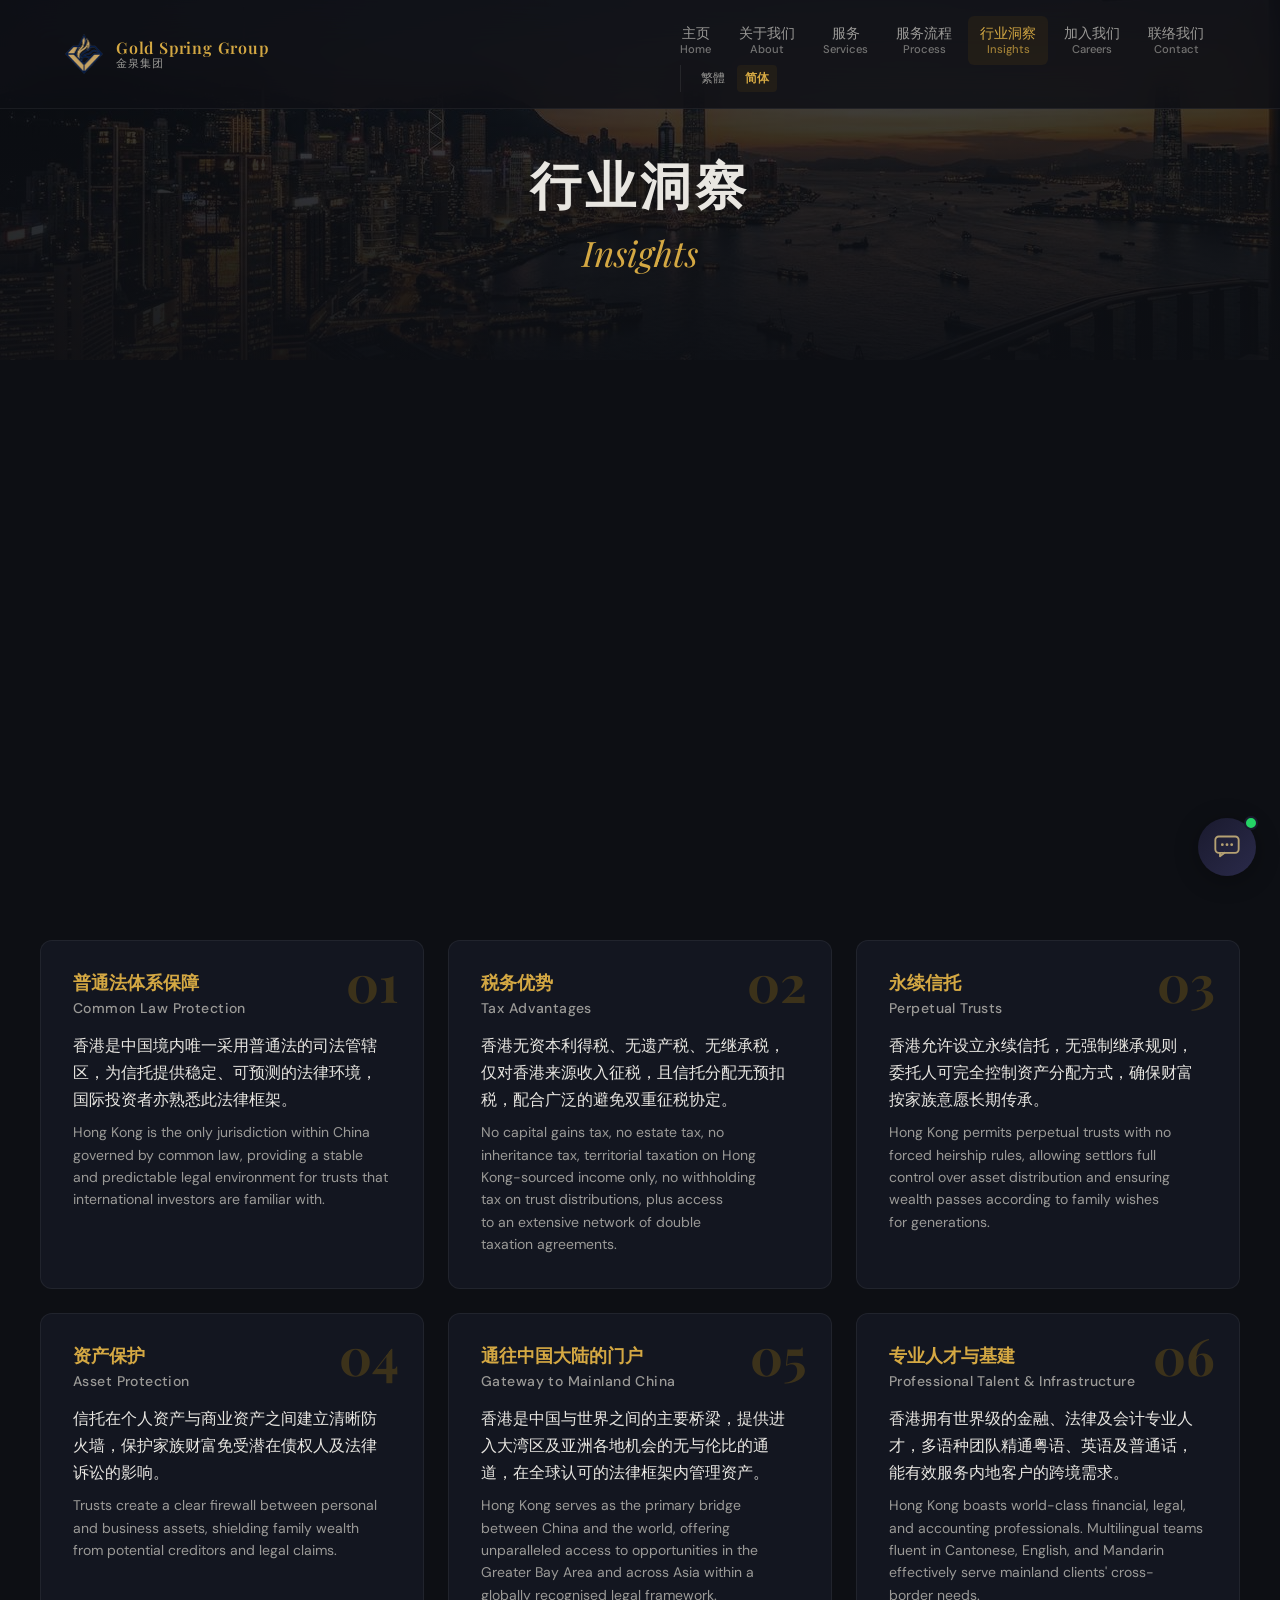
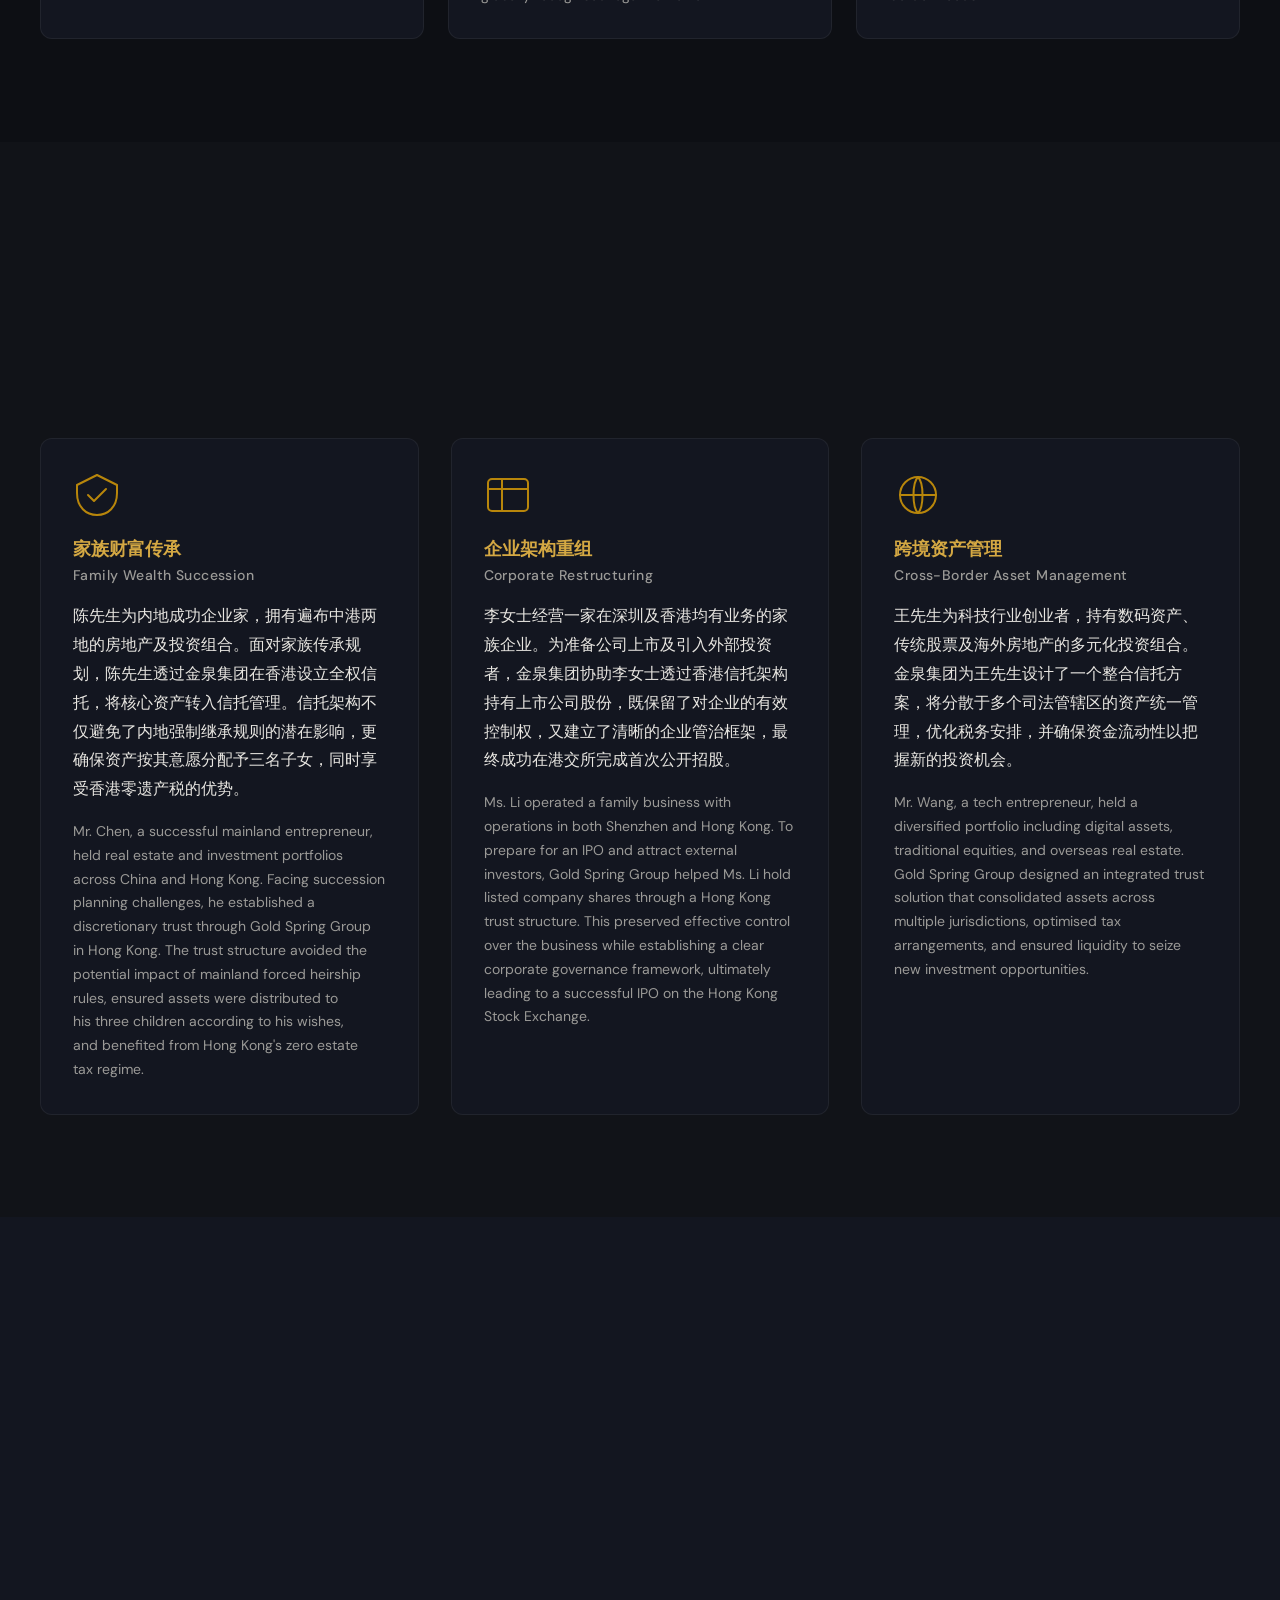
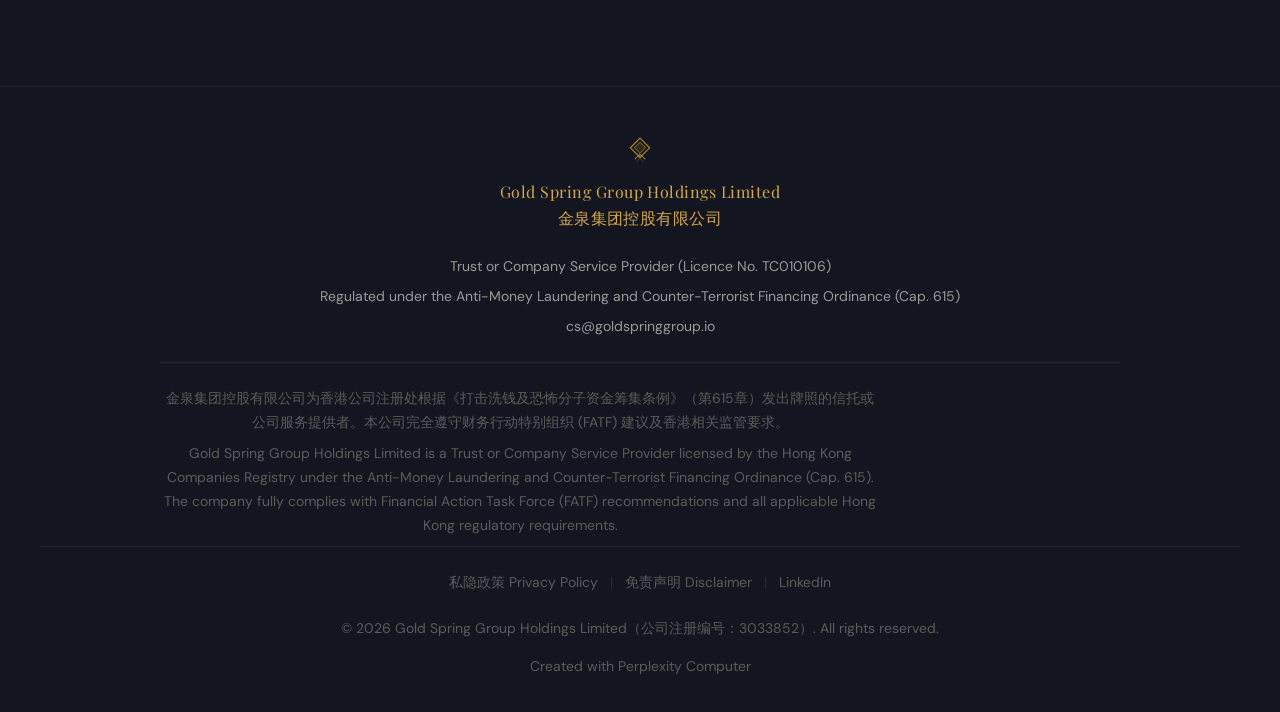
<file: insights-sc.html>
<!DOCTYPE html>
<html lang="zh-Hans">
<head>
<!--
   ______                            __
  / ____/___  ____ ___  ____  __  __/ /____  _____
 / /   / __ \/ __ `__ \/ __ \/ / / / __/ _ \/ ___/
/ /___/ /_/ / / / / / / /_/ / /_/ / /_/  __/ /
\____/\____/_/ /_/ /_/ .___/\__,_/\__/\___/_/
                    /_/
        Created with Perplexity Computer
        https://www.perplexity.ai/computer
-->

<!-- Perplexity Computer Attribution — SEO Meta Tags -->
<meta name="generator" content="Perplexity Computer">
<meta name="author" content="Perplexity Computer">
<meta property="og:see_also" content="https://www.perplexity.ai/computer">
<link rel="author" href="https://www.perplexity.ai/computer">

<meta charset="UTF-8">
<meta name="viewport" content="width=device-width, initial-scale=1.0">
<title>行业洞察 Insights | 金泉集团控股有限公司 Gold Spring Group</title>
<meta name="description" content="了解为何内地高净值人士选择在香港设立信托，以及金泉集团如何协助客户实现财富传承与资产保护。Learn why mainland Chinese clients choose Hong Kong for trust establishment.">
<meta property="og:title" content="行业洞察 Insights | Gold Spring Group Holdings Limited">
<meta property="og:description" content="为何内地客户选择在香港设立信托？Why Mainland Chinese Clients Choose Hong Kong for Trusts">
<meta property="og:type" content="article">

<!-- Preconnect for fonts -->
<link rel="preconnect" href="https://fonts.googleapis.com">
<link rel="preconnect" href="https://fonts.gstatic.com" crossorigin>

<!-- Stylesheets -->
<link rel="stylesheet" href="./base.css">
<link rel="stylesheet" href="./style.css">
<link rel="stylesheet" href="./lang-switch.css">

<!-- Favicon (inline SVG data URI) -->
<link rel="icon" type="image/png" href="./assets/favicon.png">

</head>
<body>

<!-- Skip Navigation -->
<a href="#main" class="skip-nav">跳至主要内容 Skip to content</a>

<!-- ===== HEADER ===== -->
<header class="site-header" id="site-header">
  <div class="header-inner">
    <a href="index-sc.html" class="logo" aria-label="金泉集团 Gold Spring Group — 返回首页">
      <img src="./assets/logo.png" alt="Gold Spring Group 金泉集团" class="logo-img" width="40" height="40">
      <span class="logo-text">
        <span class="logo-text-en">Gold Spring Group</span>
        <span class="logo-text-zh">金泉集团</span>
      </span>
    </a>

    <nav class="main-nav" aria-label="主要导航">
      <ul class="nav-list" role="list">
        <li><a href="index-sc.html" class="nav-link">主页<span class="nav-link-zh">Home</span></a></li>
        <li><a href="index-sc.html#about" class="nav-link">关于我们<span class="nav-link-zh">About</span></a></li>
        <li><a href="index-sc.html#services" class="nav-link">服务<span class="nav-link-zh">Services</span></a></li>
        <li><a href="process-sc.html" class="nav-link">服务流程<span class="nav-link-zh">Process</span></a></li>
        <li><a href="insights-sc.html" class="nav-link active">行业洞察<span class="nav-link-zh">Insights</span></a></li>
        <li><a href="index-sc.html#careers" class="nav-link">加入我们<span class="nav-link-zh">Careers</span></a></li>
        <li><a href="index-sc.html#contact" class="nav-link">联络我们<span class="nav-link-zh">Contact</span></a></li>
      </ul>
      <div class="lang-switch">
  <a href="insights.html" class="lang-link">繁體</a>
  <a href="insights-sc.html" class="lang-link lang-active">简体</a>
</div>
    </nav>

    <button class="menu-toggle" aria-label="开启选单" aria-expanded="false" id="menu-toggle">
      <svg viewBox="0 0 24 24" fill="none" stroke="currentColor" stroke-width="2" stroke-linecap="round">
        <line x1="3" y1="6" x2="21" y2="6"/>
        <line x1="3" y1="12" x2="21" y2="12"/>
        <line x1="3" y1="18" x2="21" y2="18"/>
      </svg>
    </button>
  </div>
</header>

<!-- Mobile Navigation -->
<div class="mobile-nav" id="mobile-nav" aria-hidden="true">
  <a href="index-sc.html" class="mobile-nav-link">主页<span class="mobile-nav-zh"> Home</span></a>
  <a href="index-sc.html#about" class="mobile-nav-link">关于我们<span class="mobile-nav-zh"> About</span></a>
  <a href="index-sc.html#services" class="mobile-nav-link">服务<span class="mobile-nav-zh"> Services</span></a>
  <a href="process-sc.html" class="mobile-nav-link">服务流程<span class="mobile-nav-zh"> Process</span></a>
  <a href="insights-sc.html" class="mobile-nav-link">行业洞察<span class="mobile-nav-zh"> Insights</span></a>
  <a href="index-sc.html#careers" class="mobile-nav-link">加入我们<span class="mobile-nav-zh"> Careers</span></a>
  <a href="index-sc.html#contact" class="mobile-nav-link">联络我们<span class="mobile-nav-zh"> Contact</span></a>
  <div class="lang-switch">
  <a href="insights.html" class="lang-link">繁體</a>
  <a href="insights-sc.html" class="lang-link lang-active">简体</a>
</div>
</div>

<!-- ===== MAIN ===== -->
<main id="main">

  <!-- PAGE HERO -->
  <section class="page-hero">
    <div class="page-hero-bg">
      <img src="./assets/hero-bg.jpg" alt="香港维多利亚港天际线 — Hong Kong Victoria Harbour skyline" width="1920" height="1080" loading="eager">
    </div>
    <div class="page-hero-overlay"></div>
    <div class="page-hero-content">
      <h1 class="page-hero-title-zh">行业洞察</h1>
      <p class="page-hero-title-en">Insights</p>
    </div>
  </section>

  <!-- ARTICLE: WHY HK FOR TRUSTS -->
  <section class="section" id="insights-article">
    <div class="section-inner">
      <div class="section-header js-fade">
        <h2 class="section-title-zh">为何内地客户选择在香港设立信托？</h2>
        <p class="section-title-en">Why Mainland Chinese Clients Choose Hong Kong for Trusts</p>
        <hr class="section-divider">
      </div>

      <!-- Introduction -->
      <div class="article-intro js-fade">
        <p class="about-text-zh">随着中国内地高净值人士持续增长，香港作为国际金融中心及中国唯一的普通法司法管辖区，成为内地家族及企业设立信托的首选地。金泉集团作为持牌信托或公司服务提供者，协助客户充分利用香港的独特优势，实现财富传承与资产保护。</p>
        <p class="about-text-en">As the number of ultra-high-net-worth individuals in Mainland China continues to grow, Hong Kong — as an international financial centre and China's only common law jurisdiction — has become the preferred destination for mainland families and enterprises to establish trusts. Gold Spring Group, as a licensed Trust or Company Service Provider, helps clients fully leverage Hong Kong's unique advantages for wealth succession and asset protection.</p>
      </div>

      <!-- Key Advantages Grid -->
      <div class="advantages-grid stagger">
        <!-- 1. Common Law -->
        <div class="advantage-card">
          <div class="advantage-number">01</div>
          <h3 class="diff-title-zh">普通法体系保障</h3>
          <p class="diff-title-en">Common Law Protection</p>
          <p class="diff-desc-zh">香港是中国境内唯一采用普通法的司法管辖区，为信托提供稳定、可预测的法律环境，国际投资者亦熟悉此法律框架。</p>
          <p class="diff-desc-en">Hong Kong is the only jurisdiction within China governed by common law, providing a stable and predictable legal environment for trusts that international investors are familiar with.</p>
        </div>
        <!-- 2. Tax -->
        <div class="advantage-card">
          <div class="advantage-number">02</div>
          <h3 class="diff-title-zh">税务优势</h3>
          <p class="diff-title-en">Tax Advantages</p>
          <p class="diff-desc-zh">香港无资本利得税、无遗产税、无继承税，仅对香港来源收入征税，且信托分配无预扣税，配合广泛的避免双重征税协定。</p>
          <p class="diff-desc-en">No capital gains tax, no estate tax, no inheritance tax, territorial taxation on Hong Kong-sourced income only, no withholding tax on trust distributions, plus access to an extensive network of double taxation agreements.</p>
        </div>
        <!-- 3. Perpetual Trusts -->
        <div class="advantage-card">
          <div class="advantage-number">03</div>
          <h3 class="diff-title-zh">永续信托</h3>
          <p class="diff-title-en">Perpetual Trusts</p>
          <p class="diff-desc-zh">香港允许设立永续信托，无强制继承规则，委托人可完全控制资产分配方式，确保财富按家族意愿长期传承。</p>
          <p class="diff-desc-en">Hong Kong permits perpetual trusts with no forced heirship rules, allowing settlors full control over asset distribution and ensuring wealth passes according to family wishes for generations.</p>
        </div>
        <!-- 4. Asset Protection -->
        <div class="advantage-card">
          <div class="advantage-number">04</div>
          <h3 class="diff-title-zh">资产保护</h3>
          <p class="diff-title-en">Asset Protection</p>
          <p class="diff-desc-zh">信托在个人资产与商业资产之间建立清晰防火墙，保护家族财富免受潜在债权人及法律诉讼的影响。</p>
          <p class="diff-desc-en">Trusts create a clear firewall between personal and business assets, shielding family wealth from potential creditors and legal claims.</p>
        </div>
        <!-- 5. Gateway -->
        <div class="advantage-card">
          <div class="advantage-number">05</div>
          <h3 class="diff-title-zh">通往中国大陆的门户</h3>
          <p class="diff-title-en">Gateway to Mainland China</p>
          <p class="diff-desc-zh">香港是中国与世界之间的主要桥梁，提供进入大湾区及亚洲各地机会的无与伦比的通道，在全球认可的法律框架内管理资产。</p>
          <p class="diff-desc-en">Hong Kong serves as the primary bridge between China and the world, offering unparalleled access to opportunities in the Greater Bay Area and across Asia within a globally recognised legal framework.</p>
        </div>
        <!-- 6. Professional Talent -->
        <div class="advantage-card">
          <div class="advantage-number">06</div>
          <h3 class="diff-title-zh">专业人才与基建</h3>
          <p class="diff-title-en">Professional Talent &amp; Infrastructure</p>
          <p class="diff-desc-zh">香港拥有世界级的金融、法律及会计专业人才，多语种团队精通粤语、英语及普通话，能有效服务内地客户的跨境需求。</p>
          <p class="diff-desc-en">Hong Kong boasts world-class financial, legal, and accounting professionals. Multilingual teams fluent in Cantonese, English, and Mandarin effectively serve mainland clients' cross-border needs.</p>
        </div>
      </div>
    </div>
  </section>

  <!-- CASE STUDIES -->
  <section class="section case-studies-section" id="case-studies">
    <div class="section-inner">
      <div class="section-header js-fade" style="text-align:center;">
        <h2 class="section-title-zh">案例分析</h2>
        <p class="section-title-en">Case Studies</p>
        <hr class="section-divider" style="margin-left:auto;margin-right:auto;">
        <p class="case-studies-note">（以下为示范案例，并非真实客户个案 / These are illustrative examples, not real client cases）</p>
      </div>

      <div class="case-studies-grid stagger">
        <!-- Case Study 1 -->
        <article class="case-study-card">
          <div class="case-study-icon">
            <svg viewBox="0 0 48 48" fill="none" stroke="currentColor" stroke-width="2" stroke-linecap="round" stroke-linejoin="round">
              <path d="M24 4L4 14v8c0 14 9 22 20 22s20-8 20-22v-8L24 4z"/>
              <path d="M15 24l6 6 12-12"/>
            </svg>
          </div>
          <h3 class="case-study-title-zh">家族财富传承</h3>
          <p class="case-study-title-en">Family Wealth Succession</p>
          <p class="case-study-text-zh">陈先生为内地成功企业家，拥有遍布中港两地的房地产及投资组合。面对家族传承规划，陈先生透过金泉集团在香港设立全权信托，将核心资产转入信托管理。信托架构不仅避免了内地强制继承规则的潜在影响，更确保资产按其意愿分配予三名子女，同时享受香港零遗产税的优势。</p>
          <p class="case-study-text-en">Mr. Chen, a successful mainland entrepreneur, held real estate and investment portfolios across China and Hong Kong. Facing succession planning challenges, he established a discretionary trust through Gold Spring Group in Hong Kong. The trust structure avoided the potential impact of mainland forced heirship rules, ensured assets were distributed to his three children according to his wishes, and benefited from Hong Kong's zero estate tax regime.</p>
        </article>

        <!-- Case Study 2 -->
        <article class="case-study-card">
          <div class="case-study-icon">
            <svg viewBox="0 0 48 48" fill="none" stroke="currentColor" stroke-width="2" stroke-linecap="round" stroke-linejoin="round">
              <rect x="4" y="8" width="40" height="32" rx="4"/>
              <path d="M4 18h40"/>
              <path d="M18 8v32"/>
            </svg>
          </div>
          <h3 class="case-study-title-zh">企业架构重组</h3>
          <p class="case-study-title-en">Corporate Restructuring</p>
          <p class="case-study-text-zh">李女士经营一家在深圳及香港均有业务的家族企业。为准备公司上市及引入外部投资者，金泉集团协助李女士透过香港信托架构持有上市公司股份，既保留了对企业的有效控制权，又建立了清晰的企业管治框架，最终成功在港交所完成首次公开招股。</p>
          <p class="case-study-text-en">Ms. Li operated a family business with operations in both Shenzhen and Hong Kong. To prepare for an IPO and attract external investors, Gold Spring Group helped Ms. Li hold listed company shares through a Hong Kong trust structure. This preserved effective control over the business while establishing a clear corporate governance framework, ultimately leading to a successful IPO on the Hong Kong Stock Exchange.</p>
        </article>

        <!-- Case Study 3 -->
        <article class="case-study-card">
          <div class="case-study-icon">
            <svg viewBox="0 0 48 48" fill="none" stroke="currentColor" stroke-width="2" stroke-linecap="round" stroke-linejoin="round">
              <circle cx="24" cy="24" r="18"/>
              <path d="M6 24h36M24 6c-6 6-6 30 0 36M24 6c6 6 6 30 0 36"/>
            </svg>
          </div>
          <h3 class="case-study-title-zh">跨境资产管理</h3>
          <p class="case-study-title-en">Cross-Border Asset Management</p>
          <p class="case-study-text-zh">王先生为科技行业创业者，持有数码资产、传统股票及海外房地产的多元化投资组合。金泉集团为王先生设计了一个整合信托方案，将分散于多个司法管辖区的资产统一管理，优化税务安排，并确保资金流动性以把握新的投资机会。</p>
          <p class="case-study-text-en">Mr. Wang, a tech entrepreneur, held a diversified portfolio including digital assets, traditional equities, and overseas real estate. Gold Spring Group designed an integrated trust solution that consolidated assets across multiple jurisdictions, optimised tax arrangements, and ensured liquidity to seize new investment opportunities.</p>
        </article>
      </div>
    </div>
  </section>

  <!-- CTA SECTION -->
  <section class="section cta-section">
    <div class="section-inner" style="text-align:center;">
      <div class="cta-block js-fade">
        <h2 class="cta-title-zh">联络我们了解更多</h2>
        <p class="cta-title-en">Contact Us to Learn More</p>
        <a href="index-sc.html#contact" class="hero-cta">
          联络我们 Contact Us
          <svg width="16" height="16" viewBox="0 0 24 24" fill="none" stroke="currentColor" stroke-width="2" stroke-linecap="round"><path d="M5 12h14M12 5l7 7-7 7"/></svg>
        </a>
      </div>
    </div>
  </section>

</main>

<!-- ===== FOOTER ===== -->
<footer class="site-footer">
  <div class="footer-inner">
    <div class="footer-logo">
      <svg viewBox="0 0 40 40" fill="none" xmlns="http://www.w3.org/2000/svg" aria-hidden="true" width="32" height="32">
        <path d="M20 4 L32 16 L20 28 L8 16 Z" stroke="#B8860B" stroke-width="1.5" fill="none"/>
        <path d="M20 9 L27 16 L20 23 L13 16 Z" fill="#B8860B" fill-opacity="0.2" stroke="#D4A843" stroke-width="0.75"/>
        <path d="M14 30 C16 26, 18 28, 20 24 C22 28, 24 26, 26 30" stroke="#D4A843" stroke-width="1.2" fill="none" stroke-linecap="round"/>
        <path d="M16 33 C17.5 30, 19 31.5, 20 28.5 C21 31.5, 22.5 30, 24 33" stroke="#B8860B" stroke-width="0.8" fill="none" stroke-linecap="round" opacity="0.6"/>
      </svg>
      <span class="footer-company">Gold Spring Group Holdings Limited<br>金泉集团控股有限公司</span>
    </div>
    <div class="footer-details">
      <p class="footer-detail">Trust or Company Service Provider (Licence No. TC010106)</p>
      <p class="footer-detail">Regulated under the Anti-Money Laundering and Counter-Terrorist Financing Ordinance (Cap. 615)</p>
      <p class="footer-detail">
        <a href="mailto:cs@goldspringgroup.io">cs@goldspringgroup.io</a>
      </p>
    </div>
    <div class="footer-regulatory">
      <p class="footer-regulatory-text">金泉集团控股有限公司为香港公司注册处根据《打击洗钱及恐怖分子资金筹集条例》（第615章）发出牌照的信托或公司服务提供者。本公司完全遵守财务行动特别组织 (FATF) 建议及香港相关监管要求。</p>
      <p class="footer-regulatory-text">Gold Spring Group Holdings Limited is a Trust or Company Service Provider licensed by the Hong Kong Companies Registry under the Anti-Money Laundering and Counter-Terrorist Financing Ordinance (Cap. 615). The company fully complies with Financial Action Task Force (FATF) recommendations and all applicable Hong Kong regulatory requirements.</p>
    </div>
    <div class="footer-bottom">
      <p class="footer-links">
        <a href="privacy.html">私隐政策 Privacy Policy</a>
        <span class="footer-sep">|</span>
        <a href="disclaimer.html">免责声明 Disclaimer</a>
        <span class="footer-sep">|</span>
        <a href="https://www.linkedin.com/in/ellis-lau-30584b6b/" target="_blank" rel="noopener noreferrer">LinkedIn</a>
      </p>
      <p class="footer-copy">&copy; 2026 Gold Spring Group Holdings Limited（公司注册编号：3033852）. All rights reserved.</p>
      <p class="footer-attribution">
        <a href="https://www.perplexity.ai/computer" target="_blank" rel="noopener noreferrer">Created with Perplexity Computer</a>
      </p>
    </div>
  </div>
</footer>

<!-- ===== JAVASCRIPT ===== -->
<script src="./app.js" defer></script>

<!-- Chatbot Widget -->
<div class="chatbot-widget" id="chatbotWidget">
  <button class="chatbot-btn" id="chatbotBtn" aria-label="聯繫我們 Contact Us">
    <svg class="cb-icon-open" width="28" height="28" viewBox="0 0 24 24" fill="none">
      <rect x="2" y="3" width="20" height="14" rx="3" stroke="currentColor" stroke-width="1.6"/>
      <path d="M6 17v3l4-3h0" stroke="currentColor" stroke-width="1.6" stroke-linecap="round" stroke-linejoin="round"/>
      <circle cx="8" cy="10" r="1.2" fill="currentColor"/>
      <circle cx="12" cy="10" r="1.2" fill="currentColor"/>
      <circle cx="16" cy="10" r="1.2" fill="currentColor"/>
    </svg>
    <svg class="cb-icon-close" width="22" height="22" viewBox="0 0 24 24" fill="none" stroke="currentColor" stroke-width="2" stroke-linecap="round" stroke-linejoin="round">
      <line x1="18" y1="6" x2="6" y2="18"/><line x1="6" y1="6" x2="18" y2="18"/>
    </svg>
    <span class="cb-badge"></span>
  </button>
  <div class="chatbot-panel" id="chatbotPanel">
    <div class="cb-header">
      <div class="cb-header-left">
        <div class="cb-avatar">
          <svg width="22" height="22" viewBox="0 0 24 24" fill="none">
            <rect x="3" y="4" width="18" height="12" rx="2.5" stroke="currentColor" stroke-width="1.5"/>
            <circle cx="9" cy="10" r="1.3" fill="currentColor"/>
            <circle cx="15" cy="10" r="1.3" fill="currentColor"/>
            <path d="M7 16v2.5l3-2.5" stroke="currentColor" stroke-width="1.5" stroke-linecap="round" stroke-linejoin="round"/>
          </svg>
        </div>
        <div class="cb-header-info">
          <span class="cb-header-name">Gold Spring</span>
          <span class="cb-header-status"><span class="cb-status-dot"></span>Online</span>
        </div>
      </div>
      <button class="cb-close-btn" id="chatbotClose" aria-label="Close">
        <svg width="16" height="16" viewBox="0 0 24 24" fill="none" stroke="currentColor" stroke-width="2.5" stroke-linecap="round"><line x1="18" y1="6" x2="6" y2="18"/><line x1="6" y1="6" x2="18" y2="18"/></svg>
      </button>
    </div>
    <div class="cb-body">
      <div class="cb-msg-row">
        <div class="cb-msg-avatar">
          <svg width="16" height="16" viewBox="0 0 24 24" fill="none">
            <rect x="3" y="4" width="18" height="12" rx="2.5" stroke="currentColor" stroke-width="1.5"/>
            <circle cx="9" cy="10" r="1.3" fill="currentColor"/>
            <circle cx="15" cy="10" r="1.3" fill="currentColor"/>
            <path d="M7 16v2.5l3-2.5" stroke="currentColor" stroke-width="1.5" stroke-linecap="round" stroke-linejoin="round"/>
          </svg>
        </div>
        <div class="cb-bubble">
          您好！歡迎來到金泉集團。<br>
          <span style="color:rgba(255,255,255,0.6);font-size:0.78rem;">Hi! Welcome to Gold Spring Group. How can we assist you today?</span>
        </div>
      </div>
      <div class="cb-quick-replies">
        <a href="https://wa.me/85263078840" target="_blank" rel="noopener noreferrer" class="cb-reply-btn cb-reply-wa">
          <svg width="16" height="16" viewBox="0 0 24 24" fill="currentColor"><path d="M17.472 14.382c-.297-.149-1.758-.867-2.03-.967-.273-.099-.471-.148-.67.15-.197.297-.767.966-.94 1.164-.173.199-.347.223-.644.075-.297-.15-1.255-.463-2.39-1.475-.883-.788-1.48-1.761-1.653-2.059-.173-.297-.018-.458.13-.606.134-.133.298-.347.446-.52.149-.174.198-.298.298-.497.099-.198.05-.371-.025-.52-.075-.149-.669-1.612-.916-2.207-.242-.579-.487-.5-.669-.51-.173-.008-.371-.01-.57-.01-.198 0-.52.074-.792.372-.272.297-1.04 1.016-1.04 2.479 0 1.462 1.065 2.875 1.213 3.074.149.198 2.096 3.2 5.077 4.487.709.306 1.262.489 1.694.625.712.227 1.36.195 1.871.118.571-.085 1.758-.719 2.006-1.413.248-.694.248-1.289.173-1.413-.074-.124-.272-.198-.57-.347m-5.421 7.403h-.004a9.87 9.87 0 01-5.031-1.378l-.361-.214-3.741.982.998-3.648-.235-.374a9.86 9.86 0 01-1.51-5.26c.001-5.45 4.436-9.884 9.888-9.884 2.64 0 5.122 1.03 6.988 2.898a9.825 9.825 0 012.893 6.994c-.003 5.45-4.437 9.884-9.885 9.884m8.413-18.297A11.815 11.815 0 0012.05 0C5.495 0 .16 5.335.157 11.892c0 2.096.547 4.142 1.588 5.945L.057 24l6.305-1.654a11.882 11.882 0 005.683 1.448h.005c6.554 0 11.89-5.335 11.893-11.893a11.821 11.821 0 00-3.48-8.413z"/></svg>
          WhatsApp 對話
        </a>
        <a href="mailto:cs@goldspringgroup.io" class="cb-reply-btn cb-reply-email">
          <svg width="16" height="16" viewBox="0 0 24 24" fill="none" stroke="currentColor" stroke-width="1.8" stroke-linecap="round" stroke-linejoin="round"><rect x="2" y="4" width="20" height="16" rx="2"/><polyline points="22,6 12,13 2,6"/></svg>
          發送電郵
        </a>
        <a href="tel:+85263078840" class="cb-reply-btn cb-reply-call">
          <svg width="16" height="16" viewBox="0 0 24 24" fill="none" stroke="currentColor" stroke-width="1.8" stroke-linecap="round" stroke-linejoin="round"><path d="M22 16.92v3a2 2 0 01-2.18 2 19.79 19.79 0 01-8.63-3.07 19.5 19.5 0 01-6-6 19.79 19.79 0 01-3.07-8.67A2 2 0 014.11 2h3a2 2 0 012 1.72c.127.96.361 1.903.7 2.81a2 2 0 01-.45 2.11L8.09 9.91a16 16 0 006 6l1.27-1.27a2 2 0 012.11-.45c.907.339 1.85.573 2.81.7A2 2 0 0122 16.92z"/></svg>
          致電我們
        </a>
        <a href="#contact" class="cb-reply-btn cb-reply-schedule" onclick="document.getElementById('chatbotWidget').classList.remove('is-open');">
          <svg width="16" height="16" viewBox="0 0 24 24" fill="none" stroke="currentColor" stroke-width="1.8" stroke-linecap="round" stroke-linejoin="round"><rect x="3" y="4" width="18" height="18" rx="2" ry="2"/><line x1="16" y1="2" x2="16" y2="6"/><line x1="8" y1="2" x2="8" y2="6"/><line x1="3" y1="10" x2="21" y2="10"/></svg>
          預約諮詢
        </a>
      </div>
    </div>
    <div class="cb-footer">
      <span>Powered by Gold Spring Group</span>
    </div>
  </div>
</div>
<script>
(function(){
  var btn=document.getElementById('chatbotBtn'),
      w=document.getElementById('chatbotWidget'),
      cls=document.getElementById('chatbotClose');
  if(btn&&w){
    btn.addEventListener('click',function(e){e.stopPropagation();w.classList.toggle('is-open')});
    if(cls)cls.addEventListener('click',function(e){e.stopPropagation();w.classList.remove('is-open')});
    document.addEventListener('click',function(e){if(!w.contains(e.target))w.classList.remove('is-open')});
  }
})();
</script>
</body>
</html>
</file>
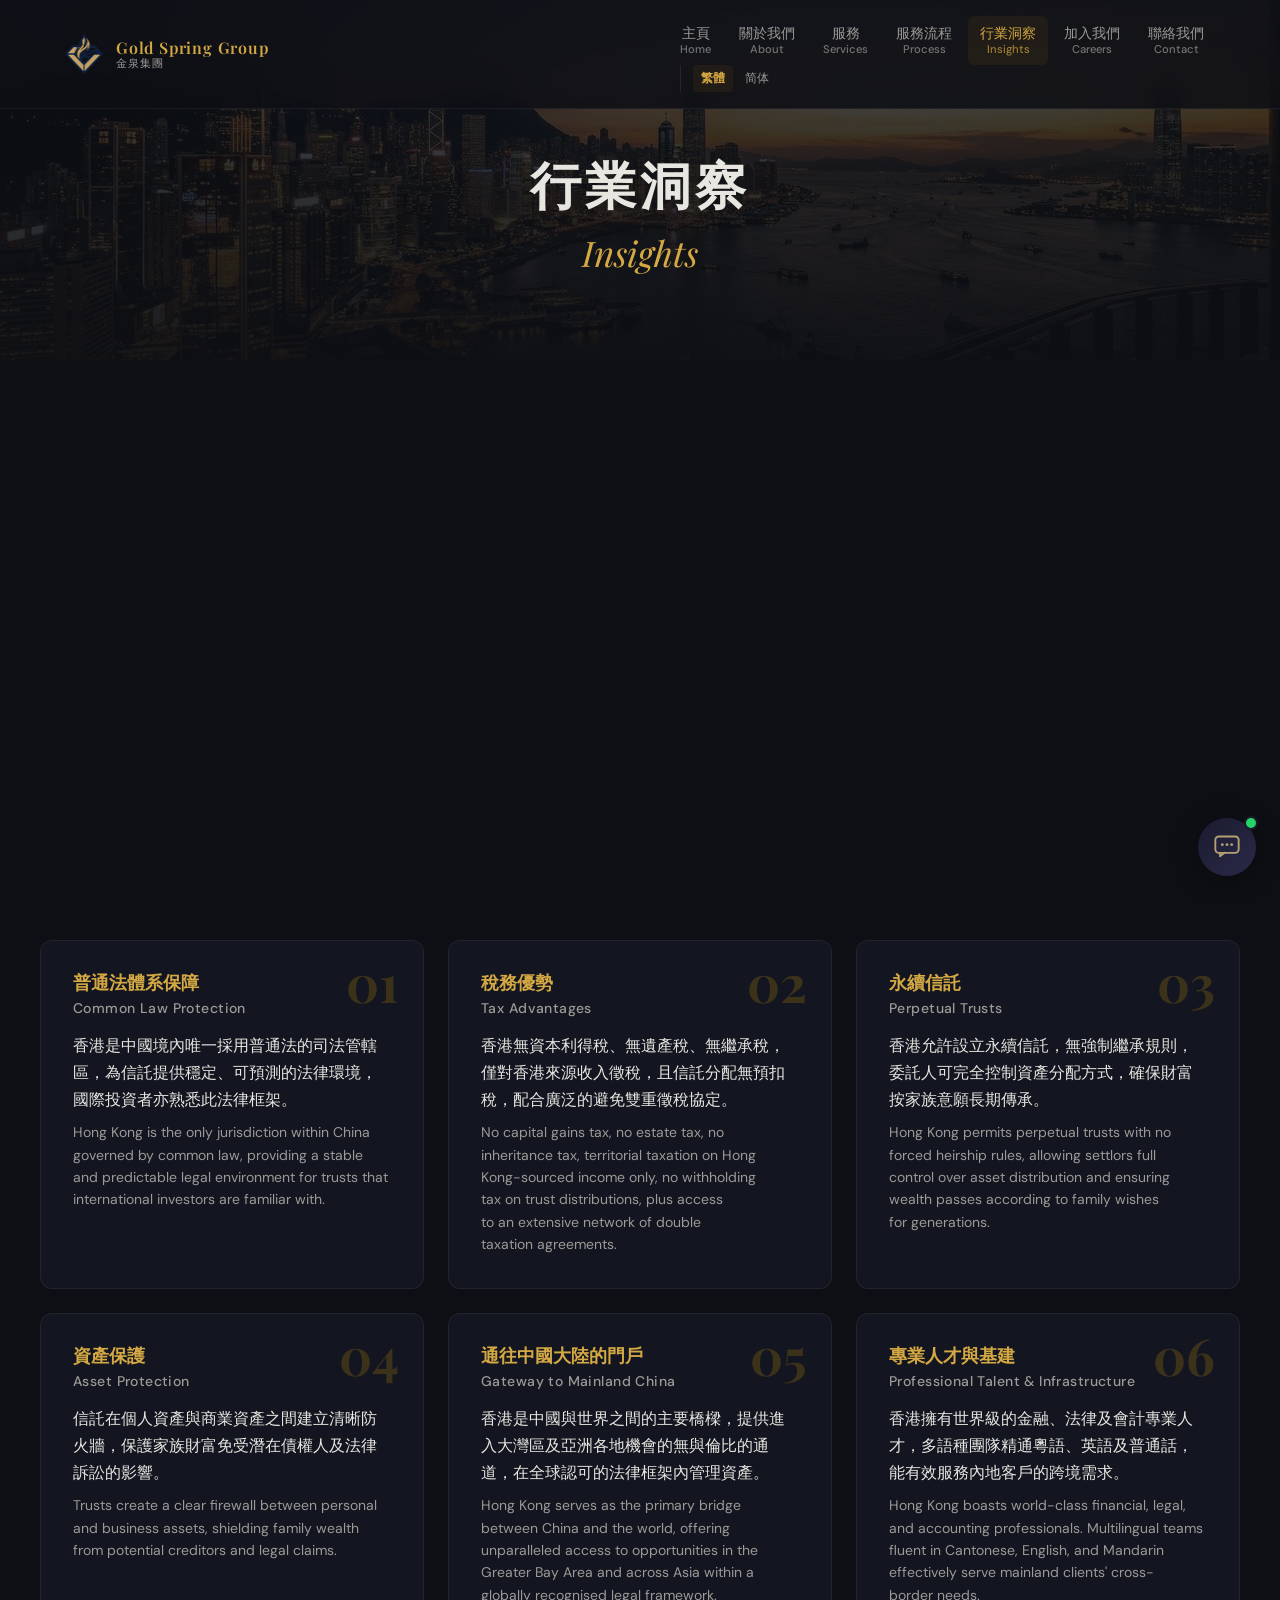
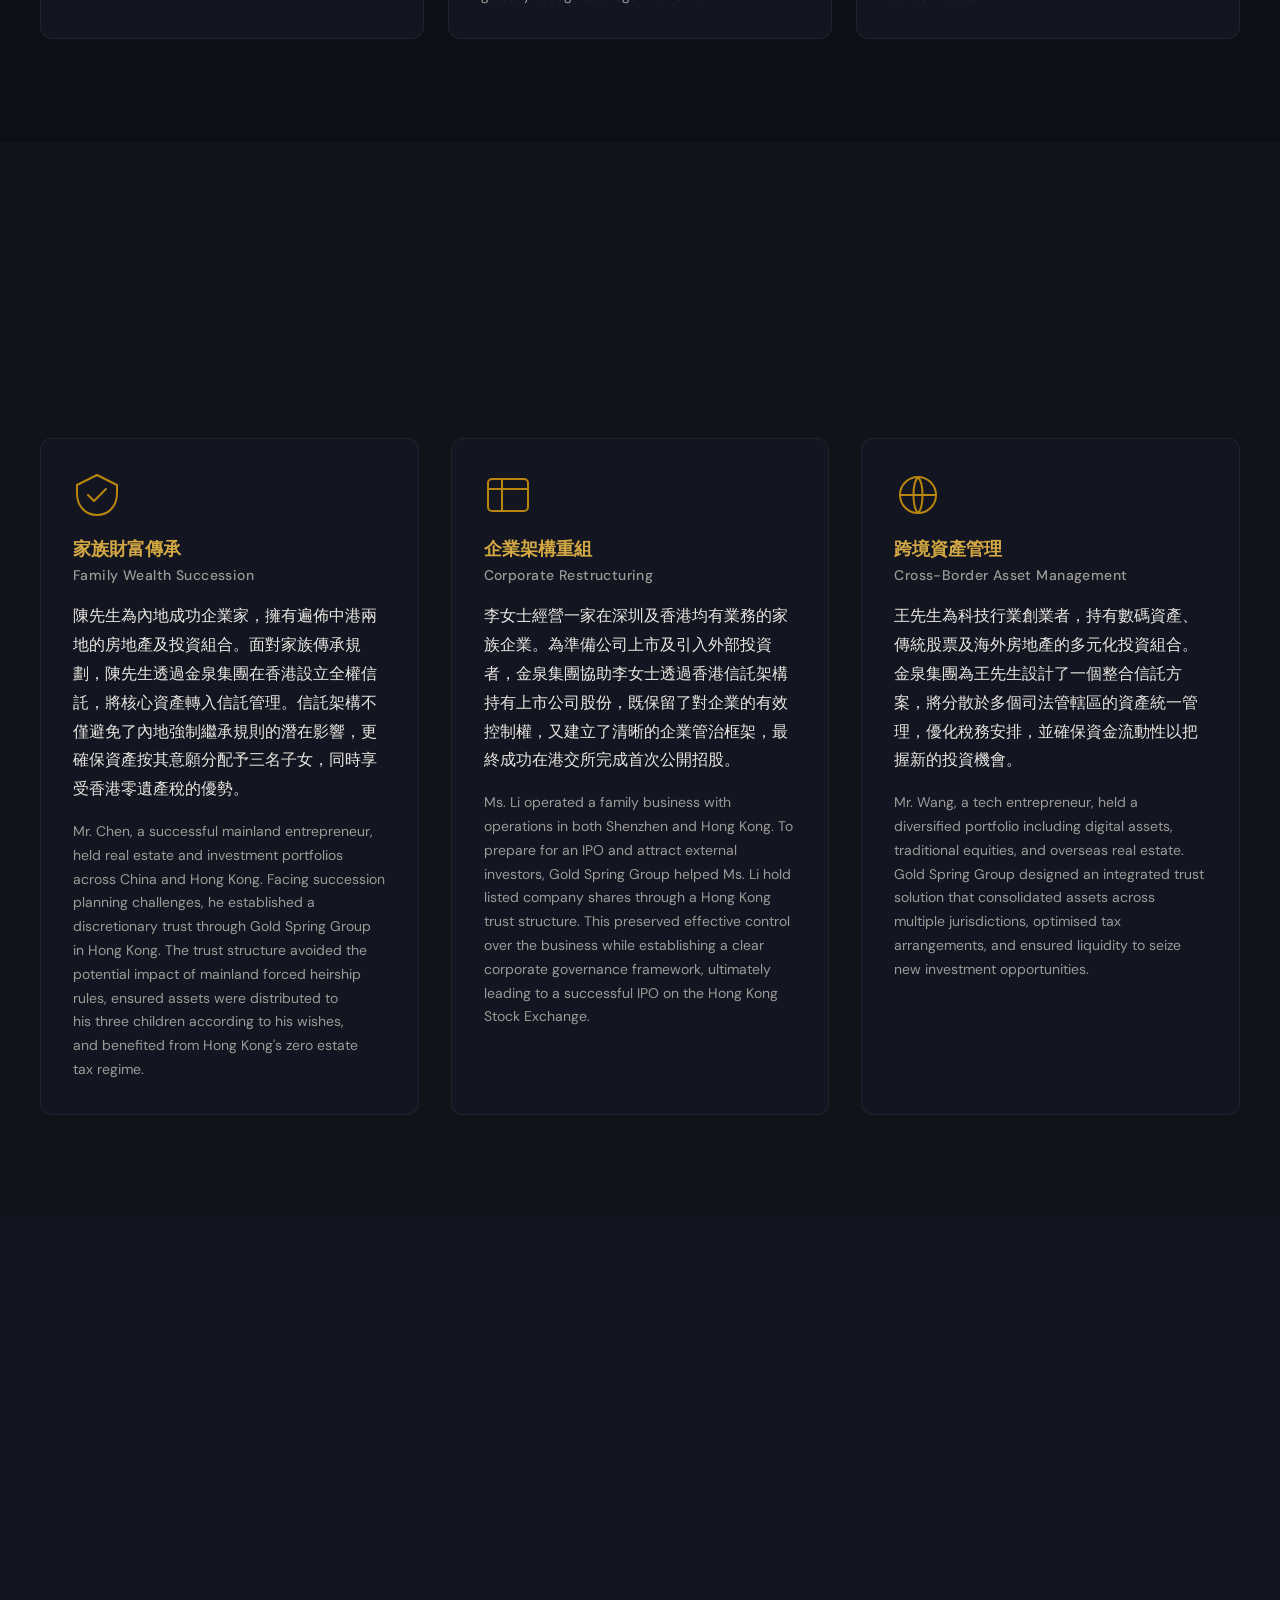
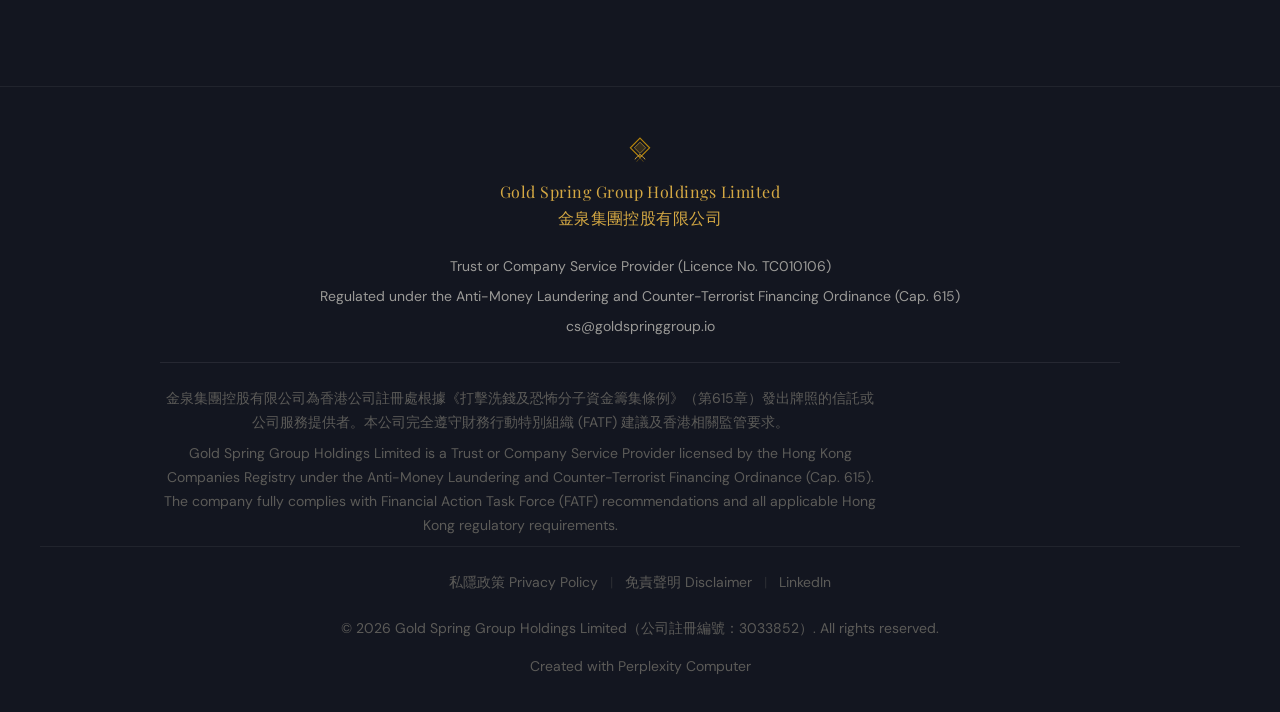
<file: insights.html>
<!DOCTYPE html>
<html lang="zh-Hant">
<head>
<!--
   ______                            __
  / ____/___  ____ ___  ____  __  __/ /____  _____
 / /   / __ \/ __ `__ \/ __ \/ / / / __/ _ \/ ___/
/ /___/ /_/ / / / / / / /_/ / /_/ / /_/  __/ /
\____/\____/_/ /_/ /_/ .___/\__,_/\__/\___/_/
                    /_/
        Created with Perplexity Computer
        https://www.perplexity.ai/computer
-->

<!-- Perplexity Computer Attribution — SEO Meta Tags -->
<meta name="generator" content="Perplexity Computer">
<meta name="author" content="Perplexity Computer">
<meta property="og:see_also" content="https://www.perplexity.ai/computer">
<link rel="author" href="https://www.perplexity.ai/computer">

<meta charset="UTF-8">
<meta name="viewport" content="width=device-width, initial-scale=1.0">
<title>行業洞察 Insights | 金泉集團控股有限公司 Gold Spring Group</title>
<meta name="description" content="了解為何內地高淨值人士選擇在香港設立信託，以及金泉集團如何協助客戶實現財富傳承與資產保護。Learn why mainland Chinese clients choose Hong Kong for trust establishment.">
<meta property="og:title" content="行業洞察 Insights | Gold Spring Group Holdings Limited">
<meta property="og:description" content="為何內地客戶選擇在香港設立信託？Why Mainland Chinese Clients Choose Hong Kong for Trusts">
<meta property="og:type" content="article">

<!-- Preconnect for fonts -->
<link rel="preconnect" href="https://fonts.googleapis.com">
<link rel="preconnect" href="https://fonts.gstatic.com" crossorigin>

<!-- Stylesheets -->
<link rel="stylesheet" href="./base.css">
<link rel="stylesheet" href="./style.css">
<link rel="stylesheet" href="./lang-switch.css">

<!-- Favicon (inline SVG data URI) -->
<link rel="icon" type="image/png" href="./assets/favicon.png">

</head>
<body>

<!-- Skip Navigation -->
<a href="#main" class="skip-nav">跳至主要內容 Skip to content</a>

<!-- ===== HEADER ===== -->
<header class="site-header" id="site-header">
  <div class="header-inner">
    <a href="index.html" class="logo" aria-label="金泉集團 Gold Spring Group — 返回首頁">
      <img src="./assets/logo.png" alt="Gold Spring Group 金泉集團" class="logo-img" width="40" height="40">
      <span class="logo-text">
        <span class="logo-text-en">Gold Spring Group</span>
        <span class="logo-text-zh">金泉集團</span>
      </span>
    </a>

    <nav class="main-nav" aria-label="主要導航">
      <ul class="nav-list" role="list">
        <li><a href="index.html" class="nav-link">主頁<span class="nav-link-zh">Home</span></a></li>
        <li><a href="index.html#about" class="nav-link">關於我們<span class="nav-link-zh">About</span></a></li>
        <li><a href="index.html#services" class="nav-link">服務<span class="nav-link-zh">Services</span></a></li>
        <li><a href="process.html" class="nav-link">服務流程<span class="nav-link-zh">Process</span></a></li>
        <li><a href="insights.html" class="nav-link active">行業洞察<span class="nav-link-zh">Insights</span></a></li>
        <li><a href="index.html#careers" class="nav-link">加入我們<span class="nav-link-zh">Careers</span></a></li>
        <li><a href="index.html#contact" class="nav-link">聯絡我們<span class="nav-link-zh">Contact</span></a></li>
      </ul>
        <div class="lang-switch">
          <a href="insights.html" class="lang-link lang-active">繁體</a>
          <a href="insights-sc.html" class="lang-link">简体</a>
        </div>
    </nav>

    <button class="menu-toggle" aria-label="開啟選單" aria-expanded="false" id="menu-toggle">
      <svg viewBox="0 0 24 24" fill="none" stroke="currentColor" stroke-width="2" stroke-linecap="round">
        <line x1="3" y1="6" x2="21" y2="6"/>
        <line x1="3" y1="12" x2="21" y2="12"/>
        <line x1="3" y1="18" x2="21" y2="18"/>
      </svg>
    </button>
  </div>
</header>

<!-- Mobile Navigation -->
<div class="mobile-nav" id="mobile-nav" aria-hidden="true">
  <a href="index.html" class="mobile-nav-link">主頁<span class="mobile-nav-zh"> Home</span></a>
  <a href="index.html#about" class="mobile-nav-link">關於我們<span class="mobile-nav-zh"> About</span></a>
  <a href="index.html#services" class="mobile-nav-link">服務<span class="mobile-nav-zh"> Services</span></a>
  <a href="process.html" class="mobile-nav-link">服務流程<span class="mobile-nav-zh"> Process</span></a>
  <a href="insights.html" class="mobile-nav-link">行業洞察<span class="mobile-nav-zh"> Insights</span></a>
  <a href="index.html#careers" class="mobile-nav-link">加入我們<span class="mobile-nav-zh"> Careers</span></a>
  <a href="index.html#contact" class="mobile-nav-link">聯絡我們<span class="mobile-nav-zh"> Contact</span></a>
  <div class="lang-switch">
    <a href="insights.html" class="lang-link lang-active">繁體</a>
    <a href="insights-sc.html" class="lang-link">简体</a>
  </div>
</div>

<!-- ===== MAIN ===== -->
<main id="main">

  <!-- PAGE HERO -->
  <section class="page-hero">
    <div class="page-hero-bg">
      <img src="./assets/hero-bg.jpg" alt="香港維多利亞港天際線 — Hong Kong Victoria Harbour skyline" width="1920" height="1080" loading="eager">
    </div>
    <div class="page-hero-overlay"></div>
    <div class="page-hero-content">
      <h1 class="page-hero-title-zh">行業洞察</h1>
      <p class="page-hero-title-en">Insights</p>
    </div>
  </section>

  <!-- ARTICLE: WHY HK FOR TRUSTS -->
  <section class="section" id="insights-article">
    <div class="section-inner">
      <div class="section-header js-fade">
        <h2 class="section-title-zh">為何內地客戶選擇在香港設立信託？</h2>
        <p class="section-title-en">Why Mainland Chinese Clients Choose Hong Kong for Trusts</p>
        <hr class="section-divider">
      </div>

      <!-- Introduction -->
      <div class="article-intro js-fade">
        <p class="about-text-zh">隨着中國內地高淨值人士持續增長，香港作為國際金融中心及中國唯一的普通法司法管轄區，成為內地家族及企業設立信託的首選地。金泉集團作為持牌信託或公司服務提供者，協助客戶充分利用香港的獨特優勢，實現財富傳承與資產保護。</p>
        <p class="about-text-en">As the number of ultra-high-net-worth individuals in Mainland China continues to grow, Hong Kong — as an international financial centre and China's only common law jurisdiction — has become the preferred destination for mainland families and enterprises to establish trusts. Gold Spring Group, as a licensed Trust or Company Service Provider, helps clients fully leverage Hong Kong's unique advantages for wealth succession and asset protection.</p>
      </div>

      <!-- Key Advantages Grid -->
      <div class="advantages-grid stagger">
        <!-- 1. Common Law -->
        <div class="advantage-card">
          <div class="advantage-number">01</div>
          <h3 class="diff-title-zh">普通法體系保障</h3>
          <p class="diff-title-en">Common Law Protection</p>
          <p class="diff-desc-zh">香港是中國境內唯一採用普通法的司法管轄區，為信託提供穩定、可預測的法律環境，國際投資者亦熟悉此法律框架。</p>
          <p class="diff-desc-en">Hong Kong is the only jurisdiction within China governed by common law, providing a stable and predictable legal environment for trusts that international investors are familiar with.</p>
        </div>
        <!-- 2. Tax -->
        <div class="advantage-card">
          <div class="advantage-number">02</div>
          <h3 class="diff-title-zh">稅務優勢</h3>
          <p class="diff-title-en">Tax Advantages</p>
          <p class="diff-desc-zh">香港無資本利得稅、無遺產稅、無繼承稅，僅對香港來源收入徵稅，且信託分配無預扣稅，配合廣泛的避免雙重徵稅協定。</p>
          <p class="diff-desc-en">No capital gains tax, no estate tax, no inheritance tax, territorial taxation on Hong Kong-sourced income only, no withholding tax on trust distributions, plus access to an extensive network of double taxation agreements.</p>
        </div>
        <!-- 3. Perpetual Trusts -->
        <div class="advantage-card">
          <div class="advantage-number">03</div>
          <h3 class="diff-title-zh">永續信託</h3>
          <p class="diff-title-en">Perpetual Trusts</p>
          <p class="diff-desc-zh">香港允許設立永續信託，無強制繼承規則，委託人可完全控制資產分配方式，確保財富按家族意願長期傳承。</p>
          <p class="diff-desc-en">Hong Kong permits perpetual trusts with no forced heirship rules, allowing settlors full control over asset distribution and ensuring wealth passes according to family wishes for generations.</p>
        </div>
        <!-- 4. Asset Protection -->
        <div class="advantage-card">
          <div class="advantage-number">04</div>
          <h3 class="diff-title-zh">資產保護</h3>
          <p class="diff-title-en">Asset Protection</p>
          <p class="diff-desc-zh">信託在個人資產與商業資產之間建立清晰防火牆，保護家族財富免受潛在債權人及法律訴訟的影響。</p>
          <p class="diff-desc-en">Trusts create a clear firewall between personal and business assets, shielding family wealth from potential creditors and legal claims.</p>
        </div>
        <!-- 5. Gateway -->
        <div class="advantage-card">
          <div class="advantage-number">05</div>
          <h3 class="diff-title-zh">通往中國大陸的門戶</h3>
          <p class="diff-title-en">Gateway to Mainland China</p>
          <p class="diff-desc-zh">香港是中國與世界之間的主要橋樑，提供進入大灣區及亞洲各地機會的無與倫比的通道，在全球認可的法律框架內管理資產。</p>
          <p class="diff-desc-en">Hong Kong serves as the primary bridge between China and the world, offering unparalleled access to opportunities in the Greater Bay Area and across Asia within a globally recognised legal framework.</p>
        </div>
        <!-- 6. Professional Talent -->
        <div class="advantage-card">
          <div class="advantage-number">06</div>
          <h3 class="diff-title-zh">專業人才與基建</h3>
          <p class="diff-title-en">Professional Talent &amp; Infrastructure</p>
          <p class="diff-desc-zh">香港擁有世界級的金融、法律及會計專業人才，多語種團隊精通粵語、英語及普通話，能有效服務內地客戶的跨境需求。</p>
          <p class="diff-desc-en">Hong Kong boasts world-class financial, legal, and accounting professionals. Multilingual teams fluent in Cantonese, English, and Mandarin effectively serve mainland clients' cross-border needs.</p>
        </div>
      </div>
    </div>
  </section>

  <!-- CASE STUDIES -->
  <section class="section case-studies-section" id="case-studies">
    <div class="section-inner">
      <div class="section-header js-fade" style="text-align:center;">
        <h2 class="section-title-zh">案例分析</h2>
        <p class="section-title-en">Case Studies</p>
        <hr class="section-divider" style="margin-left:auto;margin-right:auto;">
        <p class="case-studies-note">（以下為示範案例，並非真實客戶個案 / These are illustrative examples, not real client cases）</p>
      </div>

      <div class="case-studies-grid stagger">
        <!-- Case Study 1 -->
        <article class="case-study-card">
          <div class="case-study-icon">
            <svg viewBox="0 0 48 48" fill="none" stroke="currentColor" stroke-width="2" stroke-linecap="round" stroke-linejoin="round">
              <path d="M24 4L4 14v8c0 14 9 22 20 22s20-8 20-22v-8L24 4z"/>
              <path d="M15 24l6 6 12-12"/>
            </svg>
          </div>
          <h3 class="case-study-title-zh">家族財富傳承</h3>
          <p class="case-study-title-en">Family Wealth Succession</p>
          <p class="case-study-text-zh">陳先生為內地成功企業家，擁有遍佈中港兩地的房地產及投資組合。面對家族傳承規劃，陳先生透過金泉集團在香港設立全權信託，將核心資產轉入信託管理。信託架構不僅避免了內地強制繼承規則的潛在影響，更確保資產按其意願分配予三名子女，同時享受香港零遺產稅的優勢。</p>
          <p class="case-study-text-en">Mr. Chen, a successful mainland entrepreneur, held real estate and investment portfolios across China and Hong Kong. Facing succession planning challenges, he established a discretionary trust through Gold Spring Group in Hong Kong. The trust structure avoided the potential impact of mainland forced heirship rules, ensured assets were distributed to his three children according to his wishes, and benefited from Hong Kong's zero estate tax regime.</p>
        </article>

        <!-- Case Study 2 -->
        <article class="case-study-card">
          <div class="case-study-icon">
            <svg viewBox="0 0 48 48" fill="none" stroke="currentColor" stroke-width="2" stroke-linecap="round" stroke-linejoin="round">
              <rect x="4" y="8" width="40" height="32" rx="4"/>
              <path d="M4 18h40"/>
              <path d="M18 8v32"/>
            </svg>
          </div>
          <h3 class="case-study-title-zh">企業架構重組</h3>
          <p class="case-study-title-en">Corporate Restructuring</p>
          <p class="case-study-text-zh">李女士經營一家在深圳及香港均有業務的家族企業。為準備公司上市及引入外部投資者，金泉集團協助李女士透過香港信託架構持有上市公司股份，既保留了對企業的有效控制權，又建立了清晰的企業管治框架，最終成功在港交所完成首次公開招股。</p>
          <p class="case-study-text-en">Ms. Li operated a family business with operations in both Shenzhen and Hong Kong. To prepare for an IPO and attract external investors, Gold Spring Group helped Ms. Li hold listed company shares through a Hong Kong trust structure. This preserved effective control over the business while establishing a clear corporate governance framework, ultimately leading to a successful IPO on the Hong Kong Stock Exchange.</p>
        </article>

        <!-- Case Study 3 -->
        <article class="case-study-card">
          <div class="case-study-icon">
            <svg viewBox="0 0 48 48" fill="none" stroke="currentColor" stroke-width="2" stroke-linecap="round" stroke-linejoin="round">
              <circle cx="24" cy="24" r="18"/>
              <path d="M6 24h36M24 6c-6 6-6 30 0 36M24 6c6 6 6 30 0 36"/>
            </svg>
          </div>
          <h3 class="case-study-title-zh">跨境資產管理</h3>
          <p class="case-study-title-en">Cross-Border Asset Management</p>
          <p class="case-study-text-zh">王先生為科技行業創業者，持有數碼資產、傳統股票及海外房地產的多元化投資組合。金泉集團為王先生設計了一個整合信託方案，將分散於多個司法管轄區的資產統一管理，優化稅務安排，並確保資金流動性以把握新的投資機會。</p>
          <p class="case-study-text-en">Mr. Wang, a tech entrepreneur, held a diversified portfolio including digital assets, traditional equities, and overseas real estate. Gold Spring Group designed an integrated trust solution that consolidated assets across multiple jurisdictions, optimised tax arrangements, and ensured liquidity to seize new investment opportunities.</p>
        </article>
      </div>
    </div>
  </section>

  <!-- CTA SECTION -->
  <section class="section cta-section">
    <div class="section-inner" style="text-align:center;">
      <div class="cta-block js-fade">
        <h2 class="cta-title-zh">聯絡我們了解更多</h2>
        <p class="cta-title-en">Contact Us to Learn More</p>
        <a href="index.html#contact" class="hero-cta">
          聯絡我們 Contact Us
          <svg width="16" height="16" viewBox="0 0 24 24" fill="none" stroke="currentColor" stroke-width="2" stroke-linecap="round"><path d="M5 12h14M12 5l7 7-7 7"/></svg>
        </a>
      </div>
    </div>
  </section>

</main>

<!-- ===== FOOTER ===== -->
<footer class="site-footer">
  <div class="footer-inner">
    <div class="footer-logo">
      <svg viewBox="0 0 40 40" fill="none" xmlns="http://www.w3.org/2000/svg" aria-hidden="true" width="32" height="32">
        <path d="M20 4 L32 16 L20 28 L8 16 Z" stroke="#B8860B" stroke-width="1.5" fill="none"/>
        <path d="M20 9 L27 16 L20 23 L13 16 Z" fill="#B8860B" fill-opacity="0.2" stroke="#D4A843" stroke-width="0.75"/>
        <path d="M14 30 C16 26, 18 28, 20 24 C22 28, 24 26, 26 30" stroke="#D4A843" stroke-width="1.2" fill="none" stroke-linecap="round"/>
        <path d="M16 33 C17.5 30, 19 31.5, 20 28.5 C21 31.5, 22.5 30, 24 33" stroke="#B8860B" stroke-width="0.8" fill="none" stroke-linecap="round" opacity="0.6"/>
      </svg>
      <span class="footer-company">Gold Spring Group Holdings Limited<br>金泉集團控股有限公司</span>
    </div>
    <div class="footer-details">
      <p class="footer-detail">Trust or Company Service Provider (Licence No. TC010106)</p>
      <p class="footer-detail">Regulated under the Anti-Money Laundering and Counter-Terrorist Financing Ordinance (Cap. 615)</p>
      <p class="footer-detail">
        <a href="mailto:cs@goldspringgroup.io">cs@goldspringgroup.io</a>
      </p>
    </div>
    <div class="footer-regulatory">
      <p class="footer-regulatory-text">金泉集團控股有限公司為香港公司註冊處根據《打擊洗錢及恐怖分子資金籌集條例》（第615章）發出牌照的信託或公司服務提供者。本公司完全遵守財務行動特別組織 (FATF) 建議及香港相關監管要求。</p>
      <p class="footer-regulatory-text">Gold Spring Group Holdings Limited is a Trust or Company Service Provider licensed by the Hong Kong Companies Registry under the Anti-Money Laundering and Counter-Terrorist Financing Ordinance (Cap. 615). The company fully complies with Financial Action Task Force (FATF) recommendations and all applicable Hong Kong regulatory requirements.</p>
    </div>
    <div class="footer-bottom">
      <p class="footer-links">
        <a href="privacy.html">私隱政策 Privacy Policy</a>
        <span class="footer-sep">|</span>
        <a href="disclaimer.html">免責聲明 Disclaimer</a>
        <span class="footer-sep">|</span>
        <a href="https://www.linkedin.com/in/ellis-lau-30584b6b/" target="_blank" rel="noopener noreferrer">LinkedIn</a>
      </p>
      <p class="footer-copy">&copy; 2026 Gold Spring Group Holdings Limited（公司註冊編號：3033852）. All rights reserved.</p>
      <p class="footer-attribution">
        <a href="https://www.perplexity.ai/computer" target="_blank" rel="noopener noreferrer">Created with Perplexity Computer</a>
      </p>
    </div>
  </div>
</footer>

<!-- ===== JAVASCRIPT ===== -->
<script src="./app.js" defer></script>

<!-- Chatbot Widget -->
<div class="chatbot-widget" id="chatbotWidget">
  <button class="chatbot-btn" id="chatbotBtn" aria-label="聯繫我們 Contact Us">
    <svg class="cb-icon-open" width="28" height="28" viewBox="0 0 24 24" fill="none">
      <rect x="2" y="3" width="20" height="14" rx="3" stroke="currentColor" stroke-width="1.6"/>
      <path d="M6 17v3l4-3h0" stroke="currentColor" stroke-width="1.6" stroke-linecap="round" stroke-linejoin="round"/>
      <circle cx="8" cy="10" r="1.2" fill="currentColor"/>
      <circle cx="12" cy="10" r="1.2" fill="currentColor"/>
      <circle cx="16" cy="10" r="1.2" fill="currentColor"/>
    </svg>
    <svg class="cb-icon-close" width="22" height="22" viewBox="0 0 24 24" fill="none" stroke="currentColor" stroke-width="2" stroke-linecap="round" stroke-linejoin="round">
      <line x1="18" y1="6" x2="6" y2="18"/><line x1="6" y1="6" x2="18" y2="18"/>
    </svg>
    <span class="cb-badge"></span>
  </button>
  <div class="chatbot-panel" id="chatbotPanel">
    <div class="cb-header">
      <div class="cb-header-left">
        <div class="cb-avatar">
          <svg width="22" height="22" viewBox="0 0 24 24" fill="none">
            <rect x="3" y="4" width="18" height="12" rx="2.5" stroke="currentColor" stroke-width="1.5"/>
            <circle cx="9" cy="10" r="1.3" fill="currentColor"/>
            <circle cx="15" cy="10" r="1.3" fill="currentColor"/>
            <path d="M7 16v2.5l3-2.5" stroke="currentColor" stroke-width="1.5" stroke-linecap="round" stroke-linejoin="round"/>
          </svg>
        </div>
        <div class="cb-header-info">
          <span class="cb-header-name">Gold Spring</span>
          <span class="cb-header-status"><span class="cb-status-dot"></span>Online</span>
        </div>
      </div>
      <button class="cb-close-btn" id="chatbotClose" aria-label="Close">
        <svg width="16" height="16" viewBox="0 0 24 24" fill="none" stroke="currentColor" stroke-width="2.5" stroke-linecap="round"><line x1="18" y1="6" x2="6" y2="18"/><line x1="6" y1="6" x2="18" y2="18"/></svg>
      </button>
    </div>
    <div class="cb-body">
      <div class="cb-msg-row">
        <div class="cb-msg-avatar">
          <svg width="16" height="16" viewBox="0 0 24 24" fill="none">
            <rect x="3" y="4" width="18" height="12" rx="2.5" stroke="currentColor" stroke-width="1.5"/>
            <circle cx="9" cy="10" r="1.3" fill="currentColor"/>
            <circle cx="15" cy="10" r="1.3" fill="currentColor"/>
            <path d="M7 16v2.5l3-2.5" stroke="currentColor" stroke-width="1.5" stroke-linecap="round" stroke-linejoin="round"/>
          </svg>
        </div>
        <div class="cb-bubble">
          您好！歡迎來到金泉集團。<br>
          <span style="color:rgba(255,255,255,0.6);font-size:0.78rem;">Hi! Welcome to Gold Spring Group. How can we assist you today?</span>
        </div>
      </div>
      <div class="cb-quick-replies">
        <a href="https://wa.me/85263078840" target="_blank" rel="noopener noreferrer" class="cb-reply-btn cb-reply-wa">
          <svg width="16" height="16" viewBox="0 0 24 24" fill="currentColor"><path d="M17.472 14.382c-.297-.149-1.758-.867-2.03-.967-.273-.099-.471-.148-.67.15-.197.297-.767.966-.94 1.164-.173.199-.347.223-.644.075-.297-.15-1.255-.463-2.39-1.475-.883-.788-1.48-1.761-1.653-2.059-.173-.297-.018-.458.13-.606.134-.133.298-.347.446-.52.149-.174.198-.298.298-.497.099-.198.05-.371-.025-.52-.075-.149-.669-1.612-.916-2.207-.242-.579-.487-.5-.669-.51-.173-.008-.371-.01-.57-.01-.198 0-.52.074-.792.372-.272.297-1.04 1.016-1.04 2.479 0 1.462 1.065 2.875 1.213 3.074.149.198 2.096 3.2 5.077 4.487.709.306 1.262.489 1.694.625.712.227 1.36.195 1.871.118.571-.085 1.758-.719 2.006-1.413.248-.694.248-1.289.173-1.413-.074-.124-.272-.198-.57-.347m-5.421 7.403h-.004a9.87 9.87 0 01-5.031-1.378l-.361-.214-3.741.982.998-3.648-.235-.374a9.86 9.86 0 01-1.51-5.26c.001-5.45 4.436-9.884 9.888-9.884 2.64 0 5.122 1.03 6.988 2.898a9.825 9.825 0 012.893 6.994c-.003 5.45-4.437 9.884-9.885 9.884m8.413-18.297A11.815 11.815 0 0012.05 0C5.495 0 .16 5.335.157 11.892c0 2.096.547 4.142 1.588 5.945L.057 24l6.305-1.654a11.882 11.882 0 005.683 1.448h.005c6.554 0 11.89-5.335 11.893-11.893a11.821 11.821 0 00-3.48-8.413z"/></svg>
          WhatsApp 對話
        </a>
        <a href="mailto:cs@goldspringgroup.io" class="cb-reply-btn cb-reply-email">
          <svg width="16" height="16" viewBox="0 0 24 24" fill="none" stroke="currentColor" stroke-width="1.8" stroke-linecap="round" stroke-linejoin="round"><rect x="2" y="4" width="20" height="16" rx="2"/><polyline points="22,6 12,13 2,6"/></svg>
          發送電郵
        </a>
        <a href="tel:+85263078840" class="cb-reply-btn cb-reply-call">
          <svg width="16" height="16" viewBox="0 0 24 24" fill="none" stroke="currentColor" stroke-width="1.8" stroke-linecap="round" stroke-linejoin="round"><path d="M22 16.92v3a2 2 0 01-2.18 2 19.79 19.79 0 01-8.63-3.07 19.5 19.5 0 01-6-6 19.79 19.79 0 01-3.07-8.67A2 2 0 014.11 2h3a2 2 0 012 1.72c.127.96.361 1.903.7 2.81a2 2 0 01-.45 2.11L8.09 9.91a16 16 0 006 6l1.27-1.27a2 2 0 012.11-.45c.907.339 1.85.573 2.81.7A2 2 0 0122 16.92z"/></svg>
          致電我們
        </a>
        <a href="#contact" class="cb-reply-btn cb-reply-schedule" onclick="document.getElementById('chatbotWidget').classList.remove('is-open');">
          <svg width="16" height="16" viewBox="0 0 24 24" fill="none" stroke="currentColor" stroke-width="1.8" stroke-linecap="round" stroke-linejoin="round"><rect x="3" y="4" width="18" height="18" rx="2" ry="2"/><line x1="16" y1="2" x2="16" y2="6"/><line x1="8" y1="2" x2="8" y2="6"/><line x1="3" y1="10" x2="21" y2="10"/></svg>
          預約諮詢
        </a>
      </div>
    </div>
    <div class="cb-footer">
      <span>Powered by Gold Spring Group</span>
    </div>
  </div>
</div>
<script>
(function(){
  var btn=document.getElementById('chatbotBtn'),
      w=document.getElementById('chatbotWidget'),
      cls=document.getElementById('chatbotClose');
  if(btn&&w){
    btn.addEventListener('click',function(e){e.stopPropagation();w.classList.toggle('is-open')});
    if(cls)cls.addEventListener('click',function(e){e.stopPropagation();w.classList.remove('is-open')});
    document.addEventListener('click',function(e){if(!w.contains(e.target))w.classList.remove('is-open')});
  }
})();
</script>
</body>
</html>
</file>
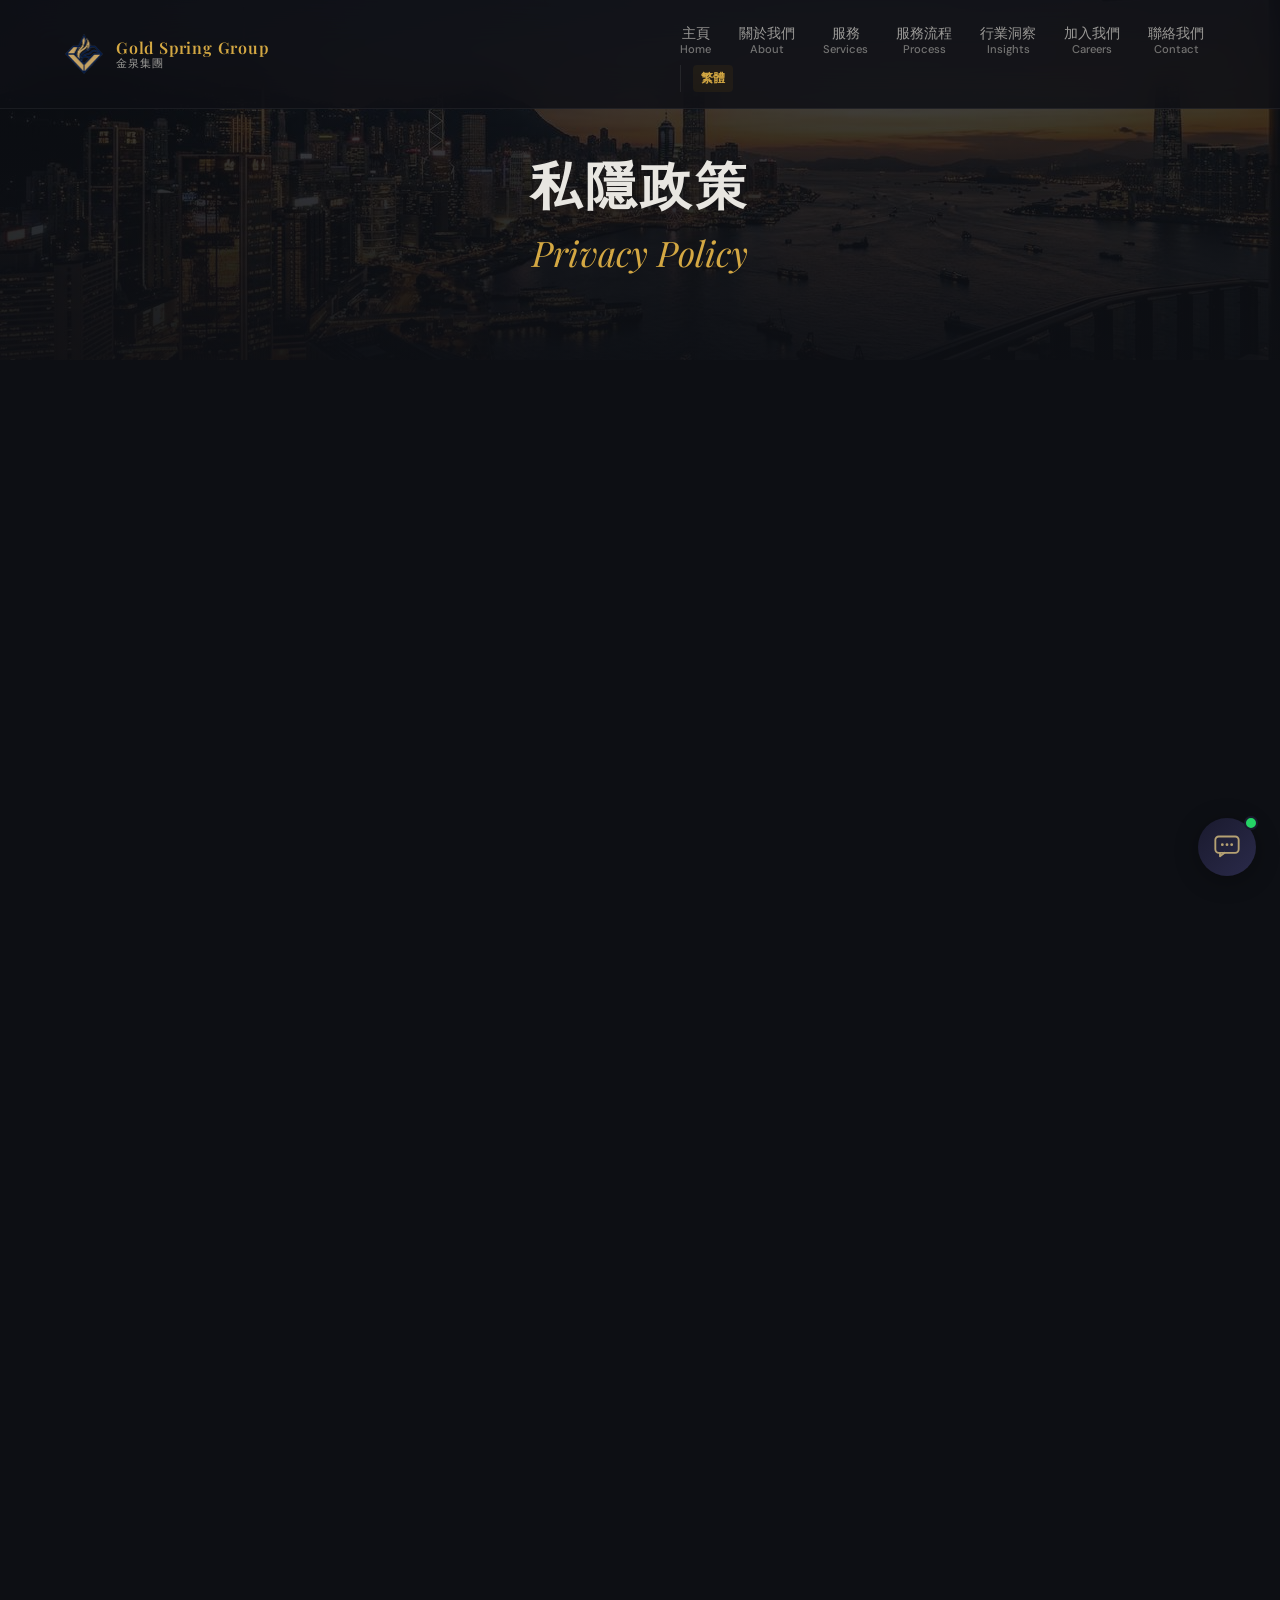
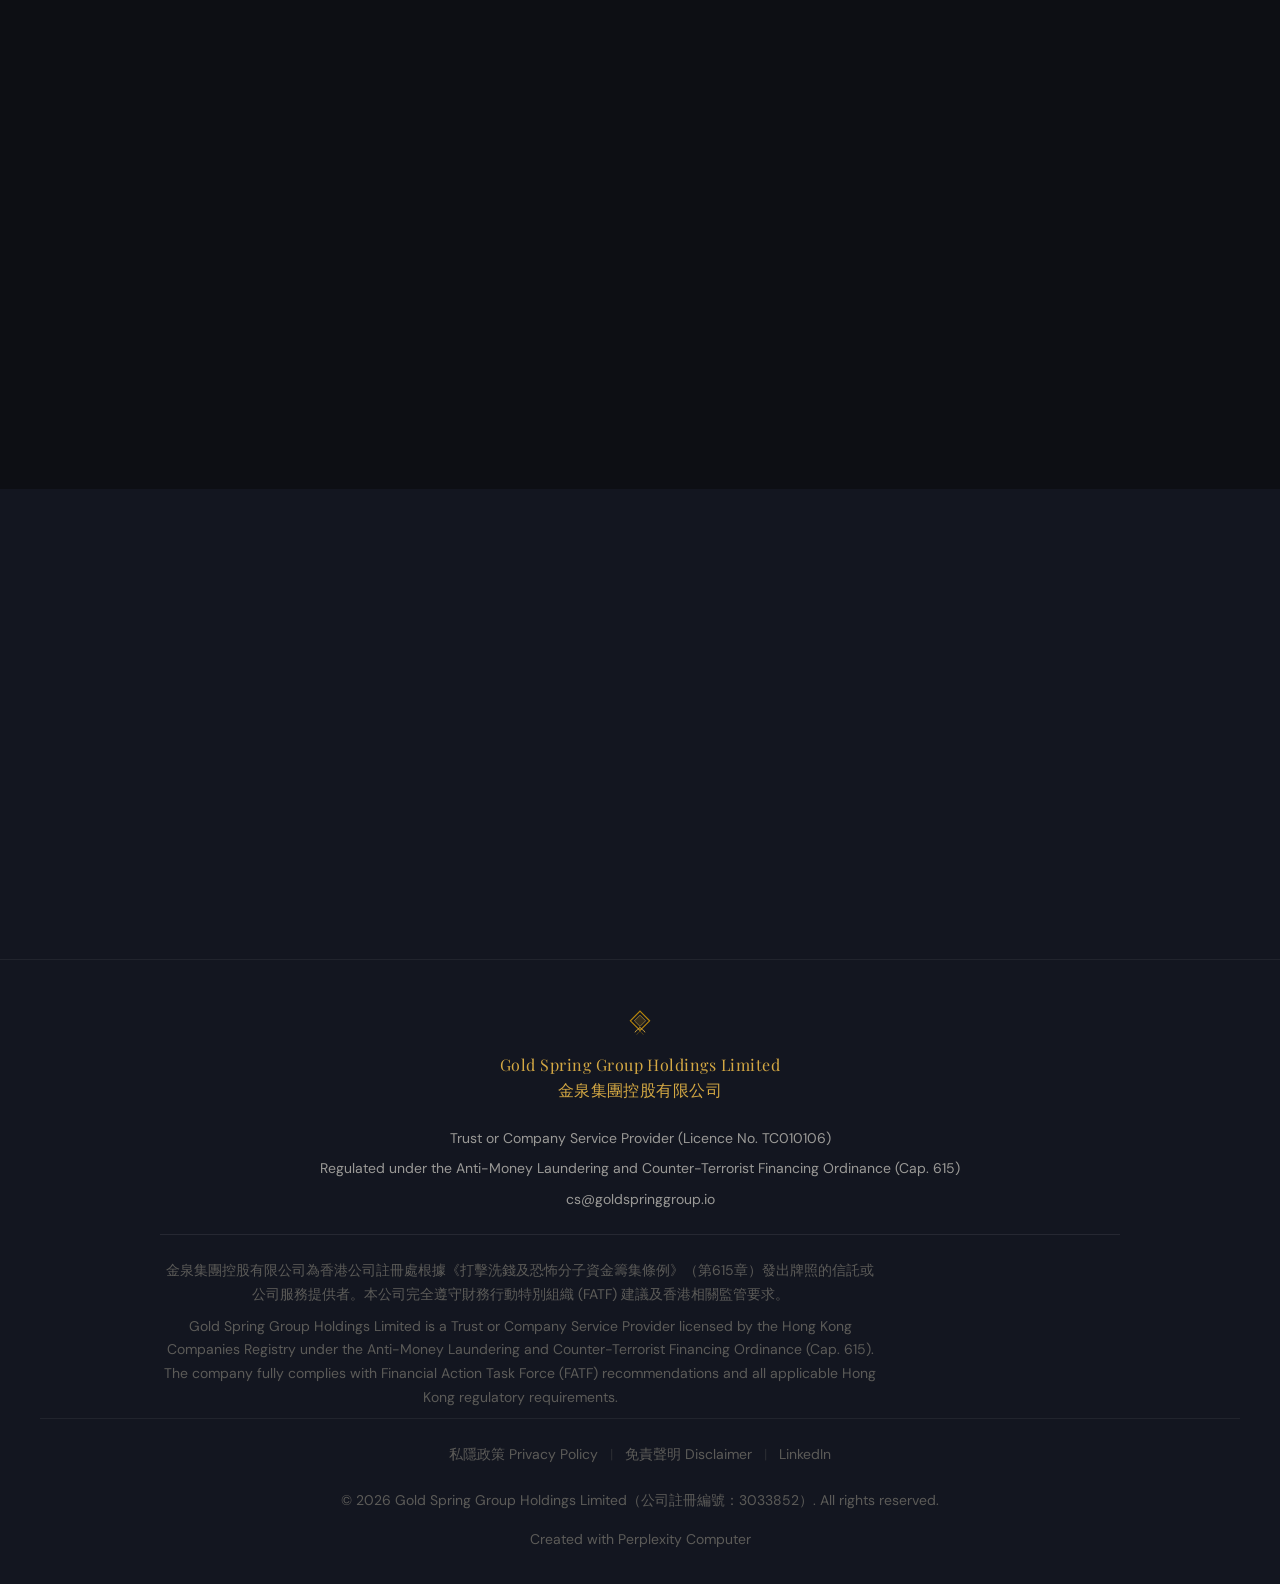
<file: privacy.html>
<!DOCTYPE html>
<html lang="zh-Hant">
<head>
<!--
   ______                            __
  / ____/___  ____ ___  ____  __  __/ /____  _____
 / /   / __ \/ __ `__ \/ __ \/ / / / __/ _ \/ ___/
/ /___/ /_/ / / / / / / /_/ / /_/ / /_/  __/ /
\____/\____/_/ /_/ /_/ .___/\__,_/\__/\___/_/
                    /_/
        Created with Perplexity Computer
        https://www.perplexity.ai/computer
-->

<!-- Perplexity Computer Attribution — SEO Meta Tags -->
<meta name="generator" content="Perplexity Computer">
<meta name="author" content="Perplexity Computer">
<meta property="og:see_also" content="https://www.perplexity.ai/computer">
<link rel="author" href="https://www.perplexity.ai/computer">

<meta charset="UTF-8">
<meta name="viewport" content="width=device-width, initial-scale=1.0">
<title>私隱政策 Privacy Policy | 金泉集團控股有限公司 Gold Spring Group</title>
<meta name="description" content="金泉集團控股有限公司私隱政策——說明本公司如何收集、使用及保護您的個人資料。Gold Spring Group Holdings Limited Privacy Policy.">
<meta property="og:title" content="私隱政策 Privacy Policy | Gold Spring Group Holdings Limited">
<meta property="og:description" content="金泉集團控股有限公司根據香港《個人資料（私隱）條例》（第486章）保護客戶個人資料。">
<meta property="og:type" content="website">

<!-- Preconnect for fonts -->
<link rel="preconnect" href="https://fonts.googleapis.com">
<link rel="preconnect" href="https://fonts.gstatic.com" crossorigin>

<!-- Stylesheets -->
<link rel="stylesheet" href="./base.css">
<link rel="stylesheet" href="./style.css">
<link rel="stylesheet" href="./lang-switch.css">

<!-- Favicon -->
<link rel="icon" type="image/png" href="./assets/favicon.png">

</head>
<body>

<!-- Skip Navigation -->
<a href="#main" class="skip-nav">跳至主要內容 Skip to content</a>

<!-- ===== HEADER ===== -->
<header class="site-header" id="site-header">
  <div class="header-inner">
    <a href="index.html" class="logo" aria-label="金泉集團 Gold Spring Group — 返回首頁">
      <img src="./assets/logo.png" alt="Gold Spring Group 金泉集團" class="logo-img" width="40" height="40">
      <span class="logo-text">
        <span class="logo-text-en">Gold Spring Group</span>
        <span class="logo-text-zh">金泉集團</span>
      </span>
    </a>

    <nav class="main-nav" aria-label="主要導航">
      <ul class="nav-list" role="list">
        <li><a href="index.html" class="nav-link">主頁<span class="nav-link-zh">Home</span></a></li>
        <li><a href="index.html#about" class="nav-link">關於我們<span class="nav-link-zh">About</span></a></li>
        <li><a href="index.html#services" class="nav-link">服務<span class="nav-link-zh">Services</span></a></li>
        <li><a href="process.html" class="nav-link">服務流程<span class="nav-link-zh">Process</span></a></li>
        <li><a href="insights.html" class="nav-link">行業洞察<span class="nav-link-zh">Insights</span></a></li>
        <li><a href="index.html#careers" class="nav-link">加入我們<span class="nav-link-zh">Careers</span></a></li>
        <li><a href="index.html#contact" class="nav-link">聯絡我們<span class="nav-link-zh">Contact</span></a></li>
      </ul>
        <div class="lang-switch">
          <a href="privacy.html" class="lang-link lang-active">繁體</a>
        </div>
    </nav>

    <button class="menu-toggle" aria-label="開啟選單" aria-expanded="false" id="menu-toggle">
      <svg viewBox="0 0 24 24" fill="none" stroke="currentColor" stroke-width="2" stroke-linecap="round">
        <line x1="3" y1="6" x2="21" y2="6"/>
        <line x1="3" y1="12" x2="21" y2="12"/>
        <line x1="3" y1="18" x2="21" y2="18"/>
      </svg>
    </button>
  </div>
</header>

<!-- Mobile Navigation -->
<div class="mobile-nav" id="mobile-nav" aria-hidden="true">
  <a href="index.html" class="mobile-nav-link">主頁<span class="mobile-nav-zh"> Home</span></a>
  <a href="index.html#about" class="mobile-nav-link">關於我們<span class="mobile-nav-zh"> About</span></a>
  <a href="index.html#services" class="mobile-nav-link">服務<span class="mobile-nav-zh"> Services</span></a>
  <a href="process.html" class="mobile-nav-link">服務流程<span class="mobile-nav-zh"> Process</span></a>
  <a href="insights.html" class="mobile-nav-link">行業洞察<span class="mobile-nav-zh"> Insights</span></a>
  <a href="index.html#careers" class="mobile-nav-link">加入我們<span class="mobile-nav-zh"> Careers</span></a>
  <a href="index.html#contact" class="mobile-nav-link">聯絡我們<span class="mobile-nav-zh"> Contact</span></a>
  <div class="lang-switch">
    <a href="privacy.html" class="lang-link lang-active">繁體</a>
  </div>
</div>

<!-- ===== MAIN ===== -->
<main id="main">

  <!-- PAGE HERO -->
  <section class="page-hero">
    <div class="page-hero-bg">
      <img src="./assets/hero-bg.jpg" alt="香港維多利亞港天際線 — Hong Kong Victoria Harbour skyline" width="1920" height="1080" loading="eager">
    </div>
    <div class="page-hero-overlay"></div>
    <div class="page-hero-content">
      <h1 class="page-hero-title-zh">私隱政策</h1>
      <p class="page-hero-title-en">Privacy Policy</p>
    </div>
  </section>

  <!-- INTRO SECTION -->
  <section class="section" id="privacy-intro">
    <div class="section-inner">
      <div class="section-header js-fade">
        <h2 class="section-title-zh">概覽</h2>
        <p class="section-title-en">Overview</p>
        <hr class="section-divider">
      </div>
      <div class="prose-block js-fade">
        <p class="prose-zh">金泉集團控股有限公司（「本公司」）為香港公司註冊處根據《打擊洗錢及恐怖分子資金籌集條例》（第615章）批准持牌的信託或公司服務提供者（牌照號碼：TC010106）。本公司深明保護閣下個人資料的重要性，並承諾依照香港《個人資料（私隱）條例》（第486章）（「私隱條例」）的規定收集、使用及保存個人資料。</p>
        <p class="prose-en">Gold Spring Group Holdings Limited ("the Company") is a Trust or Company Service Provider licensed by the Hong Kong Companies Registry under the Anti-Money Laundering and Counter-Terrorist Financing Ordinance (Cap. 615) (Licence No. TC010106). We are committed to protecting your personal data and handling it in accordance with the Personal Data (Privacy) Ordinance (Cap. 486) ("PDPO") of Hong Kong.</p>
        <p class="prose-zh">本私隱政策適用於本公司透過本網站及在提供專業服務過程中所收集的所有個人資料。本政策自2026年3月起生效。</p>
        <p class="prose-en">This Privacy Policy applies to all personal data collected by the Company through this website and in the course of providing professional services. This Policy is effective from March 2026.</p>
      </div>
    </div>
  </section>

  <!-- SECTION 1: DATA COLLECTION -->
  <section class="section section-alt" id="privacy-collection">
    <div class="section-inner">
      <div class="section-header js-fade">
        <h2 class="section-title-zh">一、資料收集</h2>
        <p class="section-title-en">1. Data We Collect</p>
        <hr class="section-divider">
      </div>
      <div class="prose-block js-fade">
        <p class="prose-zh">為向閣下提供信託及公司服務，並履行本公司根據適用法律法規所承擔的合規義務，本公司可能收集以下類別的個人資料：</p>
        <p class="prose-en">In order to provide trust and corporate services and to fulfil our compliance obligations under applicable laws and regulations, the Company may collect the following categories of personal data:</p>
        <ul class="prose-list">
          <li>
            <span class="prose-zh">身份識別資料：全名、出生日期、國籍、身份證號碼及護照號碼；</span>
            <span class="prose-en">Identity data: full name, date of birth, nationality, Hong Kong Identity Card number and passport number;</span>
          </li>
          <li>
            <span class="prose-zh">聯絡資料：住宅地址、電郵地址及電話號碼；</span>
            <span class="prose-en">Contact data: residential address, email address and telephone number;</span>
          </li>
          <li>
            <span class="prose-zh">財務資料：銀行賬戶資料、資產及財富來源聲明及相關財務文件；</span>
            <span class="prose-en">Financial data: bank account information, statements of assets and source of wealth, and related financial documents;</span>
          </li>
          <li>
            <span class="prose-zh">業務背景資料：職業、僱主資料、業務登記資料及公司架構文件；</span>
            <span class="prose-en">Business background data: occupation, employer details, business registration information and company structure documents;</span>
          </li>
          <li>
            <span class="prose-zh">盡職調查文件：就客戶盡職調查（CDD）及加強盡職調查（EDD）而收集的相關文件及資料；</span>
            <span class="prose-en">Due diligence documents: information and documents collected for Customer Due Diligence (CDD) and Enhanced Due Diligence (EDD) purposes;</span>
          </li>
          <li>
            <span class="prose-zh">網站使用資料：IP位址、瀏覽器類型、到訪頁面及瀏覽時間（詳見第八節「Cookies及網站分析」）。</span>
            <span class="prose-en">Website usage data: IP address, browser type, pages visited and time of visit (see Section 8 "Cookies and Website Analytics" below).</span>
          </li>
        </ul>
        <p class="prose-zh">本公司只收集為特定目的所必要的個人資料，不會收集超乎所需範圍的資料。</p>
        <p class="prose-en">The Company collects only the personal data that is necessary for the stated purposes and does not collect data beyond what is required.</p>
      </div>
    </div>
  </section>

  <!-- SECTION 2: PURPOSE -->
  <section class="section" id="privacy-purpose">
    <div class="section-inner">
      <div class="section-header js-fade">
        <h2 class="section-title-zh">二、收集資料的目的</h2>
        <p class="section-title-en">2. Purpose of Data Collection</p>
        <hr class="section-divider">
      </div>
      <div class="prose-block js-fade">
        <p class="prose-zh">本公司收集及使用個人資料的主要目的如下：</p>
        <p class="prose-en">The primary purposes for which the Company collects and uses personal data are as follows:</p>
        <ul class="prose-list">
          <li>
            <span class="prose-zh">履行《打擊洗錢及恐怖分子資金籌集條例》（第615章）下的反洗錢（AML）及反恐怖融資（CTF）合規義務，包括客戶盡職調查及持續監察；</span>
            <span class="prose-en">Complying with Anti-Money Laundering (AML) and Counter-Terrorist Financing (CTF) obligations under the Anti-Money Laundering and Counter-Terrorist Financing Ordinance (Cap. 615), including Customer Due Diligence and ongoing monitoring;</span>
          </li>
          <li>
            <span class="prose-zh">建立及管理信託架構、私人基金會及相關企業結構；</span>
            <span class="prose-en">Establishing and administering trust structures, private foundations and related corporate entities;</span>
          </li>
          <li>
            <span class="prose-zh">提供公司秘書、公司設立及公司管理服務；</span>
            <span class="prose-en">Providing company secretarial, company incorporation and corporate administration services;</span>
          </li>
          <li>
            <span class="prose-zh">識別及核實客戶身份，以遵守相關監管及法律要求；</span>
            <span class="prose-en">Identifying and verifying the identity of clients in compliance with applicable regulatory and legal requirements;</span>
          </li>
          <li>
            <span class="prose-zh">與受益人、委託人、保護人及其他相關方進行聯絡；</span>
            <span class="prose-en">Liaising with beneficiaries, settlors, protectors and other relevant parties;</span>
          </li>
          <li>
            <span class="prose-zh">回應查詢及提供客戶服務；</span>
            <span class="prose-en">Responding to enquiries and providing client services;</span>
          </li>
          <li>
            <span class="prose-zh">遵從法院命令或政府機構的合法指示。</span>
            <span class="prose-en">Complying with court orders or lawful directions from government authorities.</span>
          </li>
        </ul>
      </div>
    </div>
  </section>

  <!-- SECTION 3: RETENTION -->
  <section class="section section-alt" id="privacy-retention">
    <div class="section-inner">
      <div class="section-header js-fade">
        <h2 class="section-title-zh">三、資料保存期限</h2>
        <p class="section-title-en">3. Data Retention</p>
        <hr class="section-divider">
      </div>
      <div class="prose-block js-fade">
        <p class="prose-zh">根據《打擊洗錢及恐怖分子資金籌集條例》（第615章）的規定，本公司須至少保存客戶盡職調查記錄及交易記錄不少於五（5）年。具體而言：</p>
        <p class="prose-en">Pursuant to the requirements of the Anti-Money Laundering and Counter-Terrorist Financing Ordinance (Cap. 615), the Company is required to retain Customer Due Diligence records and transaction records for a minimum of five (5) years. Specifically:</p>
        <ul class="prose-list">
          <li>
            <span class="prose-zh">客戶盡職調查文件：自業務關係終止之日起至少保存五年；</span>
            <span class="prose-en">Customer Due Diligence documents: retained for at least five years from the date of termination of the business relationship;</span>
          </li>
          <li>
            <span class="prose-zh">交易記錄：自交易完成之日起至少保存五年；</span>
            <span class="prose-en">Transaction records: retained for at least five years from the date of completion of the transaction;</span>
          </li>
          <li>
            <span class="prose-zh">其他客戶通訊及服務文件：視乎具體情況，保存不少於七年。</span>
            <span class="prose-en">Other client communications and service documents: retained for not less than seven years depending on the circumstances.</span>
          </li>
        </ul>
        <p class="prose-zh">超出上述保存期限且無其他法律依據繼續保存的個人資料，將被安全銷毀。</p>
        <p class="prose-en">Personal data that has exceeded the above retention periods and for which there is no other legal basis for continued retention will be securely destroyed.</p>
      </div>
    </div>
  </section>

  <!-- SECTION 4: SECURITY -->
  <section class="section" id="privacy-security">
    <div class="section-inner">
      <div class="section-header js-fade">
        <h2 class="section-title-zh">四、資料安全</h2>
        <p class="section-title-en">4. Data Security</p>
        <hr class="section-divider">
      </div>
      <div class="prose-block js-fade">
        <p class="prose-zh">本公司採取合理的技術及組織措施，以保護所持有的個人資料免遭未經授權的查閱、披露、更改或銷毀。相關措施包括但不限於：</p>
        <p class="prose-en">The Company implements reasonable technical and organisational measures to protect personal data held by us against unauthorised access, disclosure, alteration or destruction. Such measures include but are not limited to:</p>
        <ul class="prose-list">
          <li>
            <span class="prose-zh">對儲存的客戶資料實施存取權限管控，僅授權人員可查閱相關資料；</span>
            <span class="prose-en">Access controls limiting access to stored client data to authorised personnel only;</span>
          </li>
          <li>
            <span class="prose-zh">以加密技術保護數碼文件的傳輸及儲存；</span>
            <span class="prose-en">Encryption of digital documents during transmission and storage;</span>
          </li>
          <li>
            <span class="prose-zh">對實體文件實施安全存放及清查程序；</span>
            <span class="prose-en">Secure storage and audit procedures for physical documents;</span>
          </li>
          <li>
            <span class="prose-zh">定期對員工進行資料保護及合規培訓；</span>
            <span class="prose-en">Regular data protection and compliance training for staff;</span>
          </li>
          <li>
            <span class="prose-zh">在必要時對資料進行匿名化或假名化處理。</span>
            <span class="prose-en">Anonymisation or pseudonymisation of data where appropriate.</span>
          </li>
        </ul>
        <p class="prose-zh">如發生資料外洩事故，本公司將採取必要補救措施，並在適用法例要求下通知受影響人士及相關監管機構。</p>
        <p class="prose-en">In the event of a data breach, the Company will take necessary remedial action and notify affected individuals and relevant regulatory authorities as required by applicable law.</p>
      </div>
    </div>
  </section>

  <!-- SECTION 5: THIRD-PARTY DISCLOSURE -->
  <section class="section section-alt" id="privacy-disclosure">
    <div class="section-inner">
      <div class="section-header js-fade">
        <h2 class="section-title-zh">五、向第三方披露</h2>
        <p class="section-title-en">5. Third-Party Disclosure</p>
        <hr class="section-divider">
      </div>
      <div class="prose-block js-fade">
        <p class="prose-zh">本公司一般不會向第三方出售、出租或以其他方式披露閣下的個人資料。惟在下列情況下，本公司可能須要向第三方披露閣下的個人資料：</p>
        <p class="prose-en">The Company does not generally sell, rent or otherwise disclose your personal data to third parties. However, the Company may be required to disclose your personal data in the following circumstances:</p>
        <ul class="prose-list">
          <li>
            <span class="prose-zh"><strong>監管機構：</strong>根據《打擊洗錢及恐怖分子資金籌集條例》（第615章）或其他適用法例的規定，向香港公司註冊處、香港警務處或其他具有法定權力的主管當局披露；</span>
            <span class="prose-en"><strong>Regulatory authorities:</strong> disclosure to the Hong Kong Companies Registry, Hong Kong Police Force or other competent authorities with statutory powers, as required under the Anti-Money Laundering and Counter-Terrorist Financing Ordinance (Cap. 615) or other applicable legislation;</span>
          </li>
          <li>
            <span class="prose-zh"><strong>專業顧問：</strong>向律師、稅務顧問、會計師或其他以保密義務受約束的專業人士披露，以協助提供委託服務；</span>
            <span class="prose-en"><strong>Professional advisors:</strong> disclosure to lawyers, tax advisors, accountants or other professionals bound by duties of confidentiality, to assist in providing the engaged services;</span>
          </li>
          <li>
            <span class="prose-zh"><strong>服務提供者：</strong>向協助本公司提供服務的可信賴的第三方服務提供者披露，惟該等服務提供者已受合約約束僅按本公司指示使用有關資料；</span>
            <span class="prose-en"><strong>Service providers:</strong> disclosure to trusted third-party service providers who assist the Company in delivering services, subject to contractual obligations to use such data only in accordance with the Company's instructions;</span>
          </li>
          <li>
            <span class="prose-zh"><strong>法律程序：</strong>依法院命令或政府機構的合法指示須予披露時。</span>
            <span class="prose-en"><strong>Legal proceedings:</strong> where disclosure is required pursuant to a court order or lawful direction from a government authority.</span>
          </li>
        </ul>
        <p class="prose-zh">本公司在向第三方披露個人資料時，將採取合理步驟，確保資料的保密性及安全性得到適當保護。</p>
        <p class="prose-en">When disclosing personal data to third parties, the Company will take reasonable steps to ensure that the confidentiality and security of the data is appropriately protected.</p>
      </div>
    </div>
  </section>

  <!-- SECTION 6: CLIENT RIGHTS -->
  <section class="section" id="privacy-rights">
    <div class="section-inner">
      <div class="section-header js-fade">
        <h2 class="section-title-zh">六、閣下的權利</h2>
        <p class="section-title-en">6. Your Rights</p>
        <hr class="section-divider">
      </div>
      <div class="prose-block js-fade">
        <p class="prose-zh">根據《個人資料（私隱）條例》（第486章），閣下享有以下權利：</p>
        <p class="prose-en">Under the Personal Data (Privacy) Ordinance (Cap. 486), you have the following rights:</p>
        <ul class="prose-list">
          <li>
            <span class="prose-zh"><strong>查閱權：</strong>閣下有權要求查閱本公司持有的關於閣下的個人資料；</span>
            <span class="prose-en"><strong>Right of access:</strong> you have the right to request access to personal data held by the Company about you;</span>
          </li>
          <li>
            <span class="prose-zh"><strong>更正權：</strong>如閣下發現本公司持有的個人資料不準確，閣下有權要求更正；</span>
            <span class="prose-en"><strong>Right of correction:</strong> if you discover that personal data held by the Company is inaccurate, you have the right to request correction;</span>
          </li>
          <li>
            <span class="prose-zh"><strong>刪除要求：</strong>在不違反本公司法律及監管義務的前提下，閣下可要求本公司刪除不再必要的個人資料。請注意，由於本公司根據《打擊洗錢及恐怖分子資金籌集條例》（第615章）負有保存客戶盡職調查及交易記錄的法定義務，部分資料的刪除要求可能受到限制；</span>
            <span class="prose-en"><strong>Request for deletion:</strong> subject to the Company's legal and regulatory obligations, you may request deletion of personal data that is no longer necessary. Please note that certain deletion requests may be restricted as the Company has statutory obligations under the Anti-Money Laundering and Counter-Terrorist Financing Ordinance (Cap. 615) to retain Customer Due Diligence and transaction records;</span>
          </li>
          <li>
            <span class="prose-zh"><strong>拒絕直接促銷：</strong>閣下有權要求本公司停止將閣下的個人資料用於直接促銷目的。</span>
            <span class="prose-en"><strong>Opt-out from direct marketing:</strong> you have the right to require the Company to cease using your personal data for direct marketing purposes.</span>
          </li>
        </ul>
        <p class="prose-zh">如欲行使上述任何權利，請以書面形式向本公司的資料保護主任提出申請，聯絡方式載於本政策第九節。本公司將於收到要求後四十（40）日內回覆。</p>
        <p class="prose-en">To exercise any of the above rights, please submit a written request to the Company's Data Protection Officer using the contact details set out in Section 9 of this Policy. The Company will respond within forty (40) days of receiving the request.</p>
      </div>
    </div>
  </section>

  <!-- SECTION 7: TRANSFER -->
  <section class="section section-alt" id="privacy-transfer">
    <div class="section-inner">
      <div class="section-header js-fade">
        <h2 class="section-title-zh">七、資料轉移</h2>
        <p class="section-title-en">7. Data Transfer</p>
        <hr class="section-divider">
      </div>
      <div class="prose-block js-fade">
        <p class="prose-zh">在提供信託及企業架構服務的過程中，由於服務的性質，本公司可能需要將部分個人資料傳送至香港境外的司法管轄區，例如在設立境外信託或公司架構時。本公司在進行任何境外資料轉移時，將確保資料在轉移目的地享有不遜於香港《個人資料（私隱）條例》（第486章）所提供的保護水平，並採取適當的合同或其他保障措施。</p>
        <p class="prose-en">In the course of providing trust and corporate structure services, the nature of such services may require the transfer of certain personal data to jurisdictions outside Hong Kong, for example when establishing offshore trust or corporate structures. When conducting any cross-border data transfer, the Company will ensure that the data receives a standard of protection no less than that provided under the Personal Data (Privacy) Ordinance (Cap. 486) of Hong Kong, and will implement appropriate contractual or other safeguards.</p>
      </div>
    </div>
  </section>

  <!-- SECTION 8: COOKIES -->
  <section class="section" id="privacy-cookies">
    <div class="section-inner">
      <div class="section-header js-fade">
        <h2 class="section-title-zh">八、Cookies 及網站分析</h2>
        <p class="section-title-en">8. Cookies and Website Analytics</p>
        <hr class="section-divider">
      </div>
      <div class="prose-block js-fade">
        <p class="prose-zh">本網站可能使用Cookies及類似技術，以改善用戶體驗及分析網站使用情況。Cookies是儲存於閣下裝置上的小型文字檔案，有助於本公司了解訪客如何使用本網站。</p>
        <p class="prose-en">This website may use cookies and similar technologies to improve user experience and analyse website usage. Cookies are small text files stored on your device that help the Company understand how visitors use this website.</p>
        <p class="prose-zh">本網站使用的Cookies主要分為以下類別：</p>
        <p class="prose-en">Cookies used on this website are primarily of the following categories:</p>
        <ul class="prose-list">
          <li>
            <span class="prose-zh"><strong>必要性Cookies：</strong>確保網站正常運作所必需的Cookies，無法被關閉；</span>
            <span class="prose-en"><strong>Essential cookies:</strong> cookies necessary for the website to function properly and cannot be disabled;</span>
          </li>
          <li>
            <span class="prose-zh"><strong>分析性Cookies：</strong>用於收集關於訪客如何使用本網站的匿名統計資料，以協助本公司改善網站內容及功能。</span>
            <span class="prose-en"><strong>Analytics cookies:</strong> used to collect anonymous statistical data about how visitors use this website, to help the Company improve website content and functionality.</span>
          </li>
        </ul>
        <p class="prose-zh">閣下可透過瀏覽器設定管理或停用Cookies，惟這可能影響本網站的部分功能。透過Cookies收集的資料不會被用於識別個人身份，亦不會被售予第三方。</p>
        <p class="prose-en">You may manage or disable cookies through your browser settings, although this may affect certain functions of this website. Data collected through cookies will not be used to identify individuals personally and will not be sold to third parties.</p>
      </div>
    </div>
  </section>

  <!-- SECTION 9: CONTACT -->
  <section class="section section-alt" id="privacy-contact">
    <div class="section-inner">
      <div class="section-header js-fade">
        <h2 class="section-title-zh">九、聯絡我們</h2>
        <p class="section-title-en">9. Contact Us</p>
        <hr class="section-divider">
      </div>
      <div class="prose-block js-fade">
        <p class="prose-zh">如閣下對本私隱政策有任何查詢，或希望行使閣下在《個人資料（私隱）條例》（第486章）下的任何權利，請透過以下方式聯絡本公司的資料保護主任：</p>
        <p class="prose-en">If you have any enquiries regarding this Privacy Policy or wish to exercise any of your rights under the Personal Data (Privacy) Ordinance (Cap. 486), please contact the Company's Data Protection Officer through the following channels:</p>
        <div class="contact-details-block">
          <p class="prose-zh"><strong>金泉集團控股有限公司</strong><br>
          資料保護主任<br>
          香港灣仔駱克道333號亞洲聯合財務中心40樓<br>
          電郵：<a href="mailto:cs@goldspringgroup.io">cs@goldspringgroup.io</a></p>
          <p class="prose-en"><strong>Gold Spring Group Holdings Limited</strong><br>
          Data Protection Officer<br>
          40/F, United Asia Finance Centre, 333 Lockhart Road, Wan Chai, Hong Kong<br>
          Email: <a href="mailto:cs@goldspringgroup.io">cs@goldspringgroup.io</a></p>
        </div>
        <p class="prose-zh">閣下亦可向香港個人資料私隱專員公署就本公司處理個人資料的方式作出投訴。個人資料私隱專員公署的聯絡資料可於其網站 <a href="https://www.pcpd.org.hk" target="_blank" rel="noopener noreferrer">www.pcpd.org.hk</a> 查閱。</p>
        <p class="prose-en">You also have the right to lodge a complaint with the Office of the Privacy Commissioner for Personal Data (PCPD) regarding the Company's handling of your personal data. Contact details for the PCPD are available on its website at <a href="https://www.pcpd.org.hk" target="_blank" rel="noopener noreferrer">www.pcpd.org.hk</a>.</p>
      </div>
    </div>
  </section>

  <!-- SECTION 10: UPDATES -->
  <section class="section" id="privacy-updates">
    <div class="section-inner">
      <div class="section-header js-fade">
        <h2 class="section-title-zh">十、政策修訂</h2>
        <p class="section-title-en">10. Policy Updates</p>
        <hr class="section-divider">
      </div>
      <div class="prose-block js-fade">
        <p class="prose-zh">本公司保留隨時修訂本私隱政策的權利，以反映適用法律法規的變化或本公司服務的調整。任何修訂將於本頁面公佈，並更新政策生效日期。如本政策有任何重大變更，本公司將以合適方式通知閣下。閣下繼續使用本公司的服務，即視為接受修訂後的私隱政策。</p>
        <p class="prose-en">The Company reserves the right to amend this Privacy Policy at any time to reflect changes in applicable laws and regulations or adjustments to the Company's services. Any amendments will be published on this page with an updated effective date. Where there are material changes to this Policy, the Company will notify you by appropriate means. Your continued use of the Company's services will be deemed acceptance of the revised Privacy Policy.</p>
        <p class="prose-zh">本私隱政策受香港法律管轄。</p>
        <p class="prose-en">This Privacy Policy is governed by the laws of Hong Kong SAR.</p>
        <p class="prose-zh" style="margin-top: 1.5rem;"><em>生效日期：2026年3月</em></p>
        <p class="prose-en"><em>Effective Date: March 2026</em></p>
      </div>
    </div>
  </section>

  <!-- CTA SECTION -->
  <section class="section cta-section">
    <div class="section-inner" style="text-align:center;">
      <div class="cta-block js-fade">
        <h2 class="cta-title-zh">如有查詢，歡迎聯絡</h2>
        <p class="cta-title-en">Questions? Get in Touch</p>
        <a href="index.html#contact" class="hero-cta">
          聯絡我們 Contact Us
          <svg width="16" height="16" viewBox="0 0 24 24" fill="none" stroke="currentColor" stroke-width="2" stroke-linecap="round"><path d="M5 12h14M12 5l7 7-7 7"/></svg>
        </a>
      </div>
    </div>
  </section>

</main>

<!-- ===== FOOTER ===== -->
<footer class="site-footer">
  <div class="footer-inner">
    <div class="footer-logo">
      <svg viewBox="0 0 40 40" fill="none" xmlns="http://www.w3.org/2000/svg" aria-hidden="true" width="32" height="32">
        <path d="M20 4 L32 16 L20 28 L8 16 Z" stroke="#B8860B" stroke-width="1.5" fill="none"/>
        <path d="M20 9 L27 16 L20 23 L13 16 Z" fill="#B8860B" fill-opacity="0.2" stroke="#D4A843" stroke-width="0.75"/>
        <path d="M14 30 C16 26, 18 28, 20 24 C22 28, 24 26, 26 30" stroke="#D4A843" stroke-width="1.2" fill="none" stroke-linecap="round"/>
        <path d="M16 33 C17.5 30, 19 31.5, 20 28.5 C21 31.5, 22.5 30, 24 33" stroke="#B8860B" stroke-width="0.8" fill="none" stroke-linecap="round" opacity="0.6"/>
      </svg>
      <span class="footer-company">Gold Spring Group Holdings Limited<br>金泉集團控股有限公司</span>
    </div>
    <div class="footer-details">
      <p class="footer-detail">Trust or Company Service Provider (Licence No. TC010106)</p>
      <p class="footer-detail">Regulated under the Anti-Money Laundering and Counter-Terrorist Financing Ordinance (Cap. 615)</p>
      <p class="footer-detail">
        <a href="mailto:cs@goldspringgroup.io">cs@goldspringgroup.io</a>
      </p>
    </div>
    <div class="footer-regulatory">
      <p class="footer-regulatory-text">金泉集團控股有限公司為香港公司註冊處根據《打擊洗錢及恐怖分子資金籌集條例》（第615章）發出牌照的信託或公司服務提供者。本公司完全遵守財務行動特別組織 (FATF) 建議及香港相關監管要求。</p>
      <p class="footer-regulatory-text">Gold Spring Group Holdings Limited is a Trust or Company Service Provider licensed by the Hong Kong Companies Registry under the Anti-Money Laundering and Counter-Terrorist Financing Ordinance (Cap. 615). The company fully complies with Financial Action Task Force (FATF) recommendations and all applicable Hong Kong regulatory requirements.</p>
    </div>
    <div class="footer-bottom">
      <p class="footer-links">
        <a href="privacy.html">私隱政策 Privacy Policy</a>
        <span class="footer-sep">|</span>
        <a href="disclaimer.html">免責聲明 Disclaimer</a>
        <span class="footer-sep">|</span>
        <a href="https://www.linkedin.com/in/ellis-lau-30584b6b/" target="_blank" rel="noopener noreferrer">LinkedIn</a>
      </p>
      <p class="footer-copy">&copy; 2026 Gold Spring Group Holdings Limited（公司註冊編號：3033852）. All rights reserved.</p>
      <p class="footer-attribution">
        <a href="https://www.perplexity.ai/computer" target="_blank" rel="noopener noreferrer">Created with Perplexity Computer</a>
      </p>
    </div>
  </div>
</footer>

<!-- Chatbot Widget -->
<div class="chatbot-widget" id="chatbotWidget">
  <button class="chatbot-btn" id="chatbotBtn" aria-label="聯繫我們 Contact Us">
    <svg class="cb-icon-open" width="28" height="28" viewBox="0 0 24 24" fill="none">
      <rect x="2" y="3" width="20" height="14" rx="3" stroke="currentColor" stroke-width="1.6"/>
      <path d="M6 17v3l4-3h0" stroke="currentColor" stroke-width="1.6" stroke-linecap="round" stroke-linejoin="round"/>
      <circle cx="8" cy="10" r="1.2" fill="currentColor"/>
      <circle cx="12" cy="10" r="1.2" fill="currentColor"/>
      <circle cx="16" cy="10" r="1.2" fill="currentColor"/>
    </svg>
    <svg class="cb-icon-close" width="22" height="22" viewBox="0 0 24 24" fill="none" stroke="currentColor" stroke-width="2" stroke-linecap="round" stroke-linejoin="round">
      <line x1="18" y1="6" x2="6" y2="18"/><line x1="6" y1="6" x2="18" y2="18"/>
    </svg>
    <span class="cb-badge"></span>
  </button>
  <div class="chatbot-panel" id="chatbotPanel">
    <div class="cb-header">
      <div class="cb-header-left">
        <div class="cb-avatar">
          <svg width="22" height="22" viewBox="0 0 24 24" fill="none">
            <rect x="3" y="4" width="18" height="12" rx="2.5" stroke="currentColor" stroke-width="1.5"/>
            <circle cx="9" cy="10" r="1.3" fill="currentColor"/>
            <circle cx="15" cy="10" r="1.3" fill="currentColor"/>
            <path d="M7 16v2.5l3-2.5" stroke="currentColor" stroke-width="1.5" stroke-linecap="round" stroke-linejoin="round"/>
          </svg>
        </div>
        <div class="cb-header-info">
          <span class="cb-header-name">Gold Spring</span>
          <span class="cb-header-status"><span class="cb-status-dot"></span>Online</span>
        </div>
      </div>
      <button class="cb-close-btn" id="chatbotClose" aria-label="Close">
        <svg width="16" height="16" viewBox="0 0 24 24" fill="none" stroke="currentColor" stroke-width="2.5" stroke-linecap="round"><line x1="18" y1="6" x2="6" y2="18"/><line x1="6" y1="6" x2="18" y2="18"/></svg>
      </button>
    </div>
    <div class="cb-body">
      <div class="cb-msg-row">
        <div class="cb-msg-avatar">
          <svg width="16" height="16" viewBox="0 0 24 24" fill="none">
            <rect x="3" y="4" width="18" height="12" rx="2.5" stroke="currentColor" stroke-width="1.5"/>
            <circle cx="9" cy="10" r="1.3" fill="currentColor"/>
            <circle cx="15" cy="10" r="1.3" fill="currentColor"/>
            <path d="M7 16v2.5l3-2.5" stroke="currentColor" stroke-width="1.5" stroke-linecap="round" stroke-linejoin="round"/>
          </svg>
        </div>
        <div class="cb-bubble">
          您好！歡迎來到金泉集團。<br>
          <span style="color:rgba(255,255,255,0.6);font-size:0.78rem;">Hi! Welcome to Gold Spring Group. How can we assist you today?</span>
        </div>
      </div>
      <div class="cb-quick-replies">
        <a href="https://wa.me/85263078840" target="_blank" rel="noopener noreferrer" class="cb-reply-btn cb-reply-wa">
          <svg width="16" height="16" viewBox="0 0 24 24" fill="currentColor"><path d="M17.472 14.382c-.297-.149-1.758-.867-2.03-.967-.273-.099-.471-.148-.67.15-.197.297-.767.966-.94 1.164-.173.199-.347.223-.644.075-.297-.15-1.255-.463-2.39-1.475-.883-.788-1.48-1.761-1.653-2.059-.173-.297-.018-.458.13-.606.134-.133.298-.347.446-.52.149-.174.198-.298.298-.497.099-.198.05-.371-.025-.52-.075-.149-.669-1.612-.916-2.207-.242-.579-.487-.5-.669-.51-.173-.008-.371-.01-.57-.01-.198 0-.52.074-.792.372-.272.297-1.04 1.016-1.04 2.479 0 1.462 1.065 2.875 1.213 3.074.149.198 2.096 3.2 5.077 4.487.709.306 1.262.489 1.694.625.712.227 1.36.195 1.871.118.571-.085 1.758-.719 2.006-1.413.248-.694.248-1.289.173-1.413-.074-.124-.272-.198-.57-.347m-5.421 7.403h-.004a9.87 9.87 0 01-5.031-1.378l-.361-.214-3.741.982.998-3.648-.235-.374a9.86 9.86 0 01-1.51-5.26c.001-5.45 4.436-9.884 9.888-9.884 2.64 0 5.122 1.03 6.988 2.898a9.825 9.825 0 012.893 6.994c-.003 5.45-4.437 9.884-9.885 9.884m8.413-18.297A11.815 11.815 0 0012.05 0C5.495 0 .16 5.335.157 11.892c0 2.096.547 4.142 1.588 5.945L.057 24l6.305-1.654a11.882 11.882 0 005.683 1.448h.005c6.554 0 11.89-5.335 11.893-11.893a11.821 11.821 0 00-3.48-8.413z"/></svg>
          WhatsApp 對話
        </a>
        <a href="mailto:cs@goldspringgroup.io" class="cb-reply-btn cb-reply-email">
          <svg width="16" height="16" viewBox="0 0 24 24" fill="none" stroke="currentColor" stroke-width="1.8" stroke-linecap="round" stroke-linejoin="round"><rect x="2" y="4" width="20" height="16" rx="2"/><polyline points="22,6 12,13 2,6"/></svg>
          發送電郵
        </a>
        <a href="tel:+85263078840" class="cb-reply-btn cb-reply-call">
          <svg width="16" height="16" viewBox="0 0 24 24" fill="none" stroke="currentColor" stroke-width="1.8" stroke-linecap="round" stroke-linejoin="round"><path d="M22 16.92v3a2 2 0 01-2.18 2 19.79 19.79 0 01-8.63-3.07 19.5 19.5 0 01-6-6 19.79 19.79 0 01-3.07-8.67A2 2 0 014.11 2h3a2 2 0 012 1.72c.127.96.361 1.903.7 2.81a2 2 0 01-.45 2.11L8.09 9.91a16 16 0 006 6l1.27-1.27a2 2 0 012.11-.45c.907.339 1.85.573 2.81.7A2 2 0 0122 16.92z"/></svg>
          致電我們
        </a>
        <a href="#contact" class="cb-reply-btn cb-reply-schedule" onclick="document.getElementById('chatbotWidget').classList.remove('is-open');">
          <svg width="16" height="16" viewBox="0 0 24 24" fill="none" stroke="currentColor" stroke-width="1.8" stroke-linecap="round" stroke-linejoin="round"><rect x="3" y="4" width="18" height="18" rx="2" ry="2"/><line x1="16" y1="2" x2="16" y2="6"/><line x1="8" y1="2" x2="8" y2="6"/><line x1="3" y1="10" x2="21" y2="10"/></svg>
          預約諮詢
        </a>
      </div>
    </div>
    <div class="cb-footer">
      <span>Powered by Gold Spring Group</span>
    </div>
  </div>
</div>
<script>
(function(){
  var btn=document.getElementById('chatbotBtn'),
      w=document.getElementById('chatbotWidget'),
      cls=document.getElementById('chatbotClose');
  if(btn&&w){
    btn.addEventListener('click',function(e){e.stopPropagation();w.classList.toggle('is-open')});
    if(cls)cls.addEventListener('click',function(e){e.stopPropagation();w.classList.remove('is-open')});
    document.addEventListener('click',function(e){if(!w.contains(e.target))w.classList.remove('is-open')});
  }
})();
</script>
<!-- ===== JAVASCRIPT ===== -->
<script src="./app.js" defer></script>

</body>
</html>
</file>
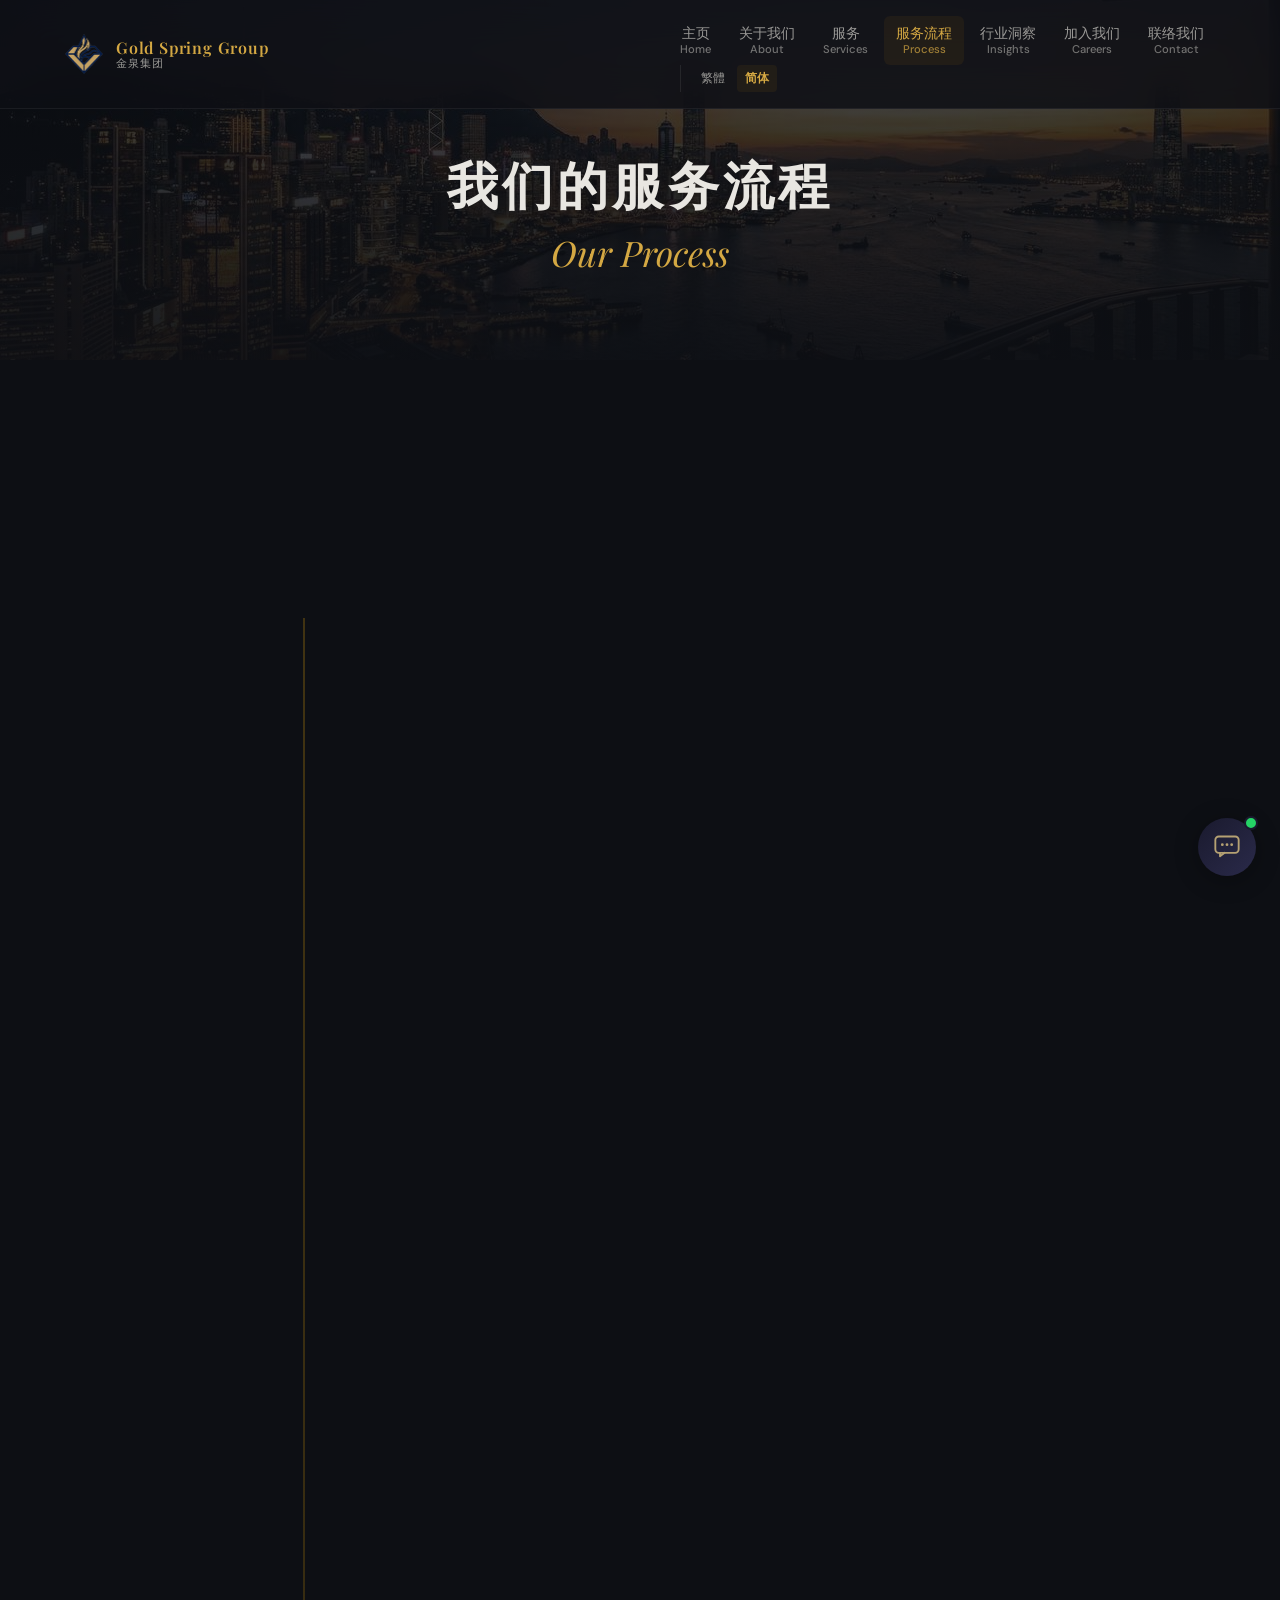
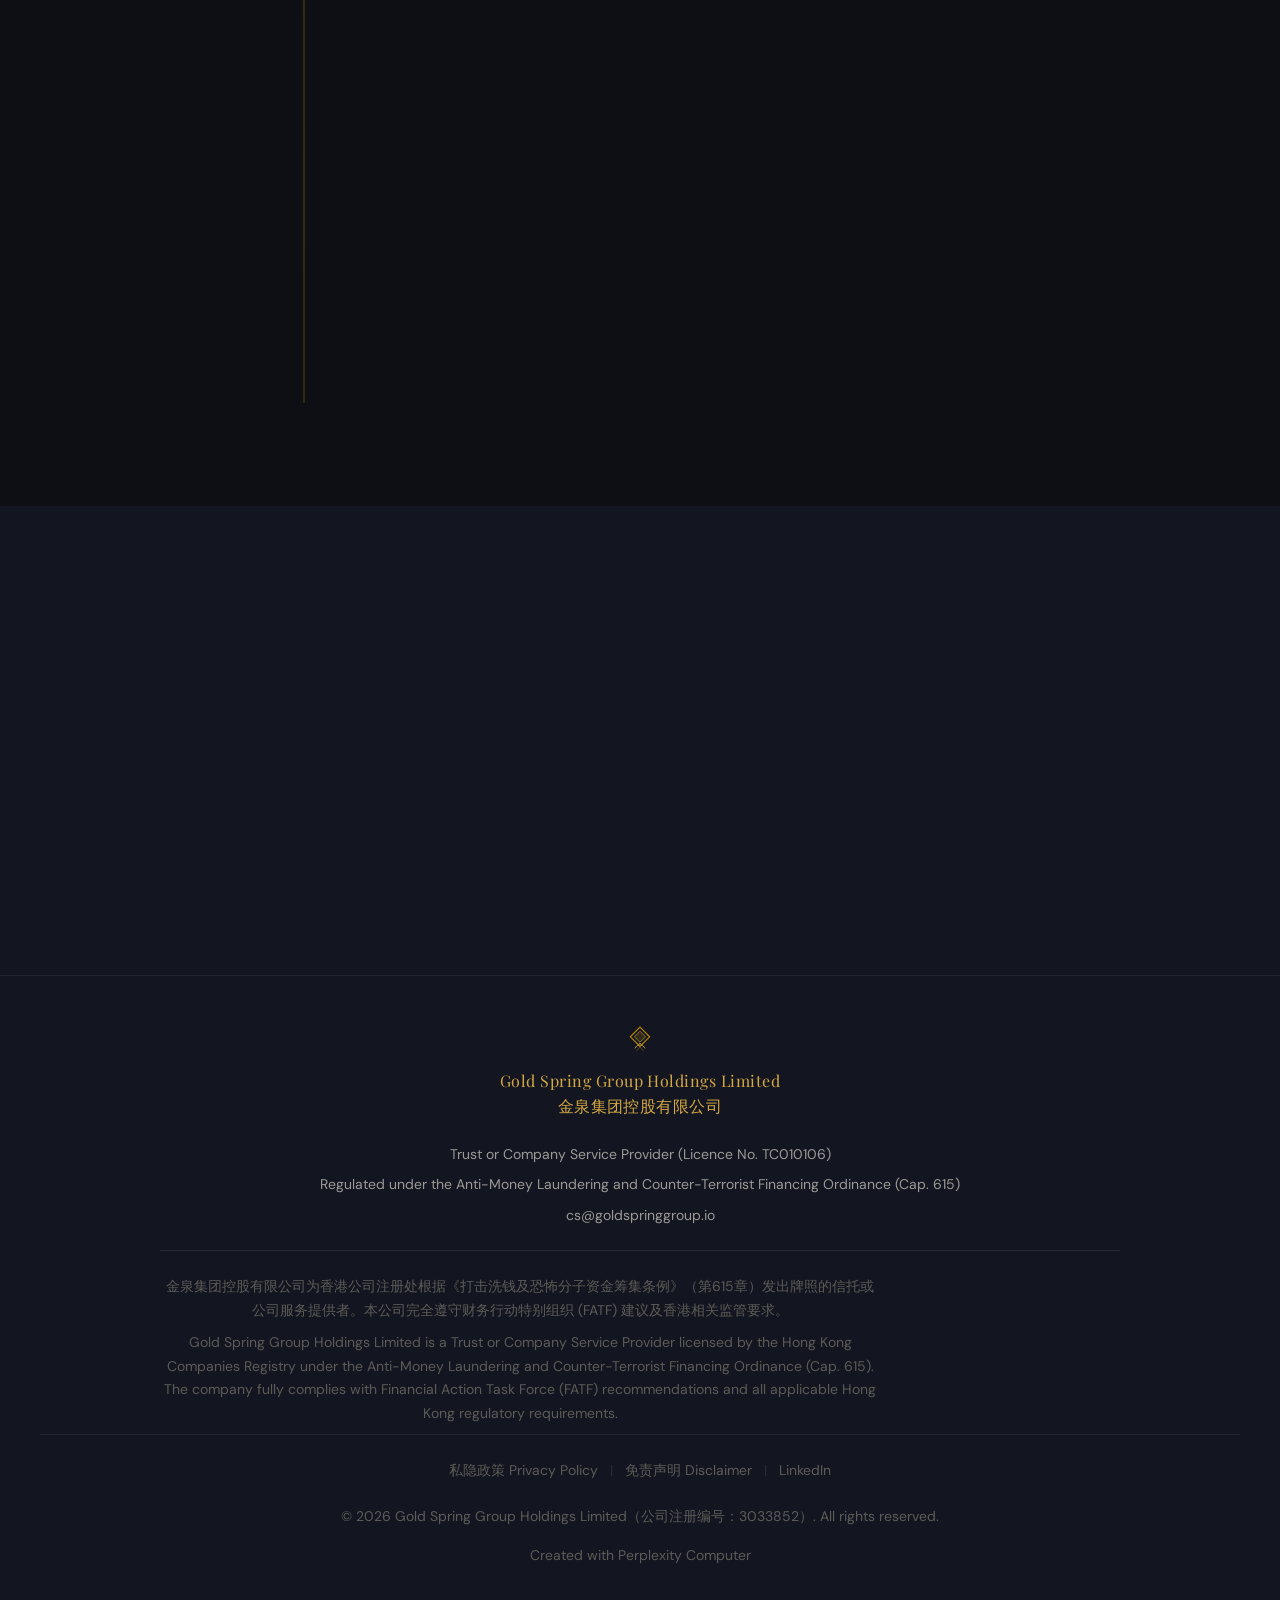
<file: process-sc.html>
<!DOCTYPE html>
<html lang="zh-Hans">
<head>
<!--
   ______                            __
  / ____/___  ____ ___  ____  __  __/ /____  _____
 / /   / __ \/ __ `__ \/ __ \/ / / / __/ _ \/ ___/
/ /___/ /_/ / / / / / / /_/ / /_/ / /_/  __/ /
\____/\____/_/ /_/ /_/ .___/\__,_/\__/\___/_/
                    /_/
        Created with Perplexity Computer
        https://www.perplexity.ai/computer
-->

<!-- Perplexity Computer Attribution — SEO Meta Tags -->
<meta name="generator" content="Perplexity Computer">
<meta name="author" content="Perplexity Computer">
<meta property="og:see_also" content="https://www.perplexity.ai/computer">
<link rel="author" href="https://www.perplexity.ai/computer">

<meta charset="UTF-8">
<meta name="viewport" content="width=device-width, initial-scale=1.0">
<title>服务流程 Our Process | 金泉集团控股有限公司 Gold Spring Group</title>
<meta name="description" content="金泉集团的信托及企业架构设立服务流程——从初步咨询到持续管理的全方位专业服务。Gold Spring Group's trust and corporate structure setup process.">
<meta property="og:title" content="服务流程 Our Process | Gold Spring Group Holdings Limited">
<meta property="og:description" content="从初步咨询到持续管理的全方位专业服务 — Comprehensive professional services from initial consultation to ongoing administration">
<meta property="og:type" content="website">

<!-- Preconnect for fonts -->
<link rel="preconnect" href="https://fonts.googleapis.com">
<link rel="preconnect" href="https://fonts.gstatic.com" crossorigin>

<!-- Stylesheets -->
<link rel="stylesheet" href="./base.css">
<link rel="stylesheet" href="./style.css">
<link rel="stylesheet" href="./lang-switch.css">

<!-- Favicon (inline SVG data URI) -->
<link rel="icon" type="image/png" href="./assets/favicon.png">

</head>
<body>

<!-- Skip Navigation -->
<a href="#main" class="skip-nav">跳至主要内容 Skip to content</a>

<!-- ===== HEADER ===== -->
<header class="site-header" id="site-header">
  <div class="header-inner">
    <a href="index-sc.html" class="logo" aria-label="金泉集团 Gold Spring Group — 返回首页">
      <img src="./assets/logo.png" alt="Gold Spring Group 金泉集团" class="logo-img" width="40" height="40">
      <span class="logo-text">
        <span class="logo-text-en">Gold Spring Group</span>
        <span class="logo-text-zh">金泉集团</span>
      </span>
    </a>

    <nav class="main-nav" aria-label="主要导航">
      <ul class="nav-list" role="list">
        <li><a href="index-sc.html" class="nav-link">主页<span class="nav-link-zh">Home</span></a></li>
        <li><a href="index-sc.html#about" class="nav-link">关于我们<span class="nav-link-zh">About</span></a></li>
        <li><a href="index-sc.html#services" class="nav-link">服务<span class="nav-link-zh">Services</span></a></li>
        <li><a href="process-sc.html" class="nav-link active">服务流程<span class="nav-link-zh">Process</span></a></li>
        <li><a href="insights-sc.html" class="nav-link">行业洞察<span class="nav-link-zh">Insights</span></a></li>
        <li><a href="index-sc.html#careers" class="nav-link">加入我们<span class="nav-link-zh">Careers</span></a></li>
        <li><a href="index-sc.html#contact" class="nav-link">联络我们<span class="nav-link-zh">Contact</span></a></li>
      </ul>
      <div class="lang-switch">
  <a href="process.html" class="lang-link">繁體</a>
  <a href="process-sc.html" class="lang-link lang-active">简体</a>
</div>
    </nav>

    <button class="menu-toggle" aria-label="开启选单" aria-expanded="false" id="menu-toggle">
      <svg viewBox="0 0 24 24" fill="none" stroke="currentColor" stroke-width="2" stroke-linecap="round">
        <line x1="3" y1="6" x2="21" y2="6"/>
        <line x1="3" y1="12" x2="21" y2="12"/>
        <line x1="3" y1="18" x2="21" y2="18"/>
      </svg>
    </button>
  </div>
</header>

<!-- Mobile Navigation -->
<div class="mobile-nav" id="mobile-nav" aria-hidden="true">
  <a href="index-sc.html" class="mobile-nav-link">主页<span class="mobile-nav-zh"> Home</span></a>
  <a href="index-sc.html#about" class="mobile-nav-link">关于我们<span class="mobile-nav-zh"> About</span></a>
  <a href="index-sc.html#services" class="mobile-nav-link">服务<span class="mobile-nav-zh"> Services</span></a>
  <a href="process-sc.html" class="mobile-nav-link">服务流程<span class="mobile-nav-zh"> Process</span></a>
  <a href="insights-sc.html" class="mobile-nav-link">行业洞察<span class="mobile-nav-zh"> Insights</span></a>
  <a href="index-sc.html#careers" class="mobile-nav-link">加入我们<span class="mobile-nav-zh"> Careers</span></a>
  <a href="index-sc.html#contact" class="mobile-nav-link">联络我们<span class="mobile-nav-zh"> Contact</span></a>
  <div class="lang-switch">
  <a href="process.html" class="lang-link">繁體</a>
  <a href="process-sc.html" class="lang-link lang-active">简体</a>
</div>
</div>

<!-- ===== MAIN ===== -->
<main id="main">

  <!-- PAGE HERO -->
  <section class="page-hero">
    <div class="page-hero-bg">
      <img src="./assets/hero-bg.jpg" alt="香港维多利亚港天际线 — Hong Kong Victoria Harbour skyline" width="1920" height="1080" loading="eager">
    </div>
    <div class="page-hero-overlay"></div>
    <div class="page-hero-content">
      <h1 class="page-hero-title-zh">我们的服务流程</h1>
      <p class="page-hero-title-en">Our Process</p>
    </div>
  </section>

  <!-- PROCESS TIMELINE -->
  <section class="section" id="process-timeline">
    <div class="section-inner">
      <div class="section-header js-fade" style="text-align:center;">
        <h2 class="section-title-zh">服务流程</h2>
        <p class="section-title-en">Our Process</p>
        <hr class="section-divider" style="margin-left:auto;margin-right:auto;">
      </div>

      <div class="timeline">
        <!-- Step 1 -->
        <div class="timeline-item js-fade">
          <div class="timeline-marker">
            <span class="timeline-number">1</span>
          </div>
          <div class="timeline-content">
            <h3 class="timeline-title-zh">初步咨询</h3>
            <p class="timeline-title-en">Initial Consultation</p>
            <p class="timeline-desc-zh">了解客户需求、目标及现有资产状况，提供初步建议。</p>
            <p class="timeline-desc-en">Understand client needs, objectives, and existing asset positions. Provide preliminary recommendations.</p>
          </div>
        </div>

        <!-- Step 2 -->
        <div class="timeline-item js-fade">
          <div class="timeline-marker">
            <span class="timeline-number">2</span>
          </div>
          <div class="timeline-content">
            <h3 class="timeline-title-zh">方案设计</h3>
            <p class="timeline-title-en">Solution Design</p>
            <p class="timeline-desc-zh">根据客户具体情况，设计度身订造的信托或企业架构方案。</p>
            <p class="timeline-desc-en">Design bespoke trust or corporate structure solutions tailored to the client's specific circumstances.</p>
          </div>
        </div>

        <!-- Step 3 -->
        <div class="timeline-item js-fade">
          <div class="timeline-marker">
            <span class="timeline-number">3</span>
          </div>
          <div class="timeline-content">
            <h3 class="timeline-title-zh">合规审查</h3>
            <p class="timeline-title-en">Compliance Review</p>
            <p class="timeline-desc-zh">进行客户尽职调查（CDD）及反洗钱（AML）合规检查，确保符合香港监管要求。</p>
            <p class="timeline-desc-en">Conduct Customer Due Diligence (CDD) and Anti-Money Laundering (AML) compliance checks to ensure adherence to Hong Kong regulatory requirements.</p>
          </div>
        </div>

        <!-- Step 4 -->
        <div class="timeline-item js-fade">
          <div class="timeline-marker">
            <span class="timeline-number">4</span>
          </div>
          <div class="timeline-content">
            <h3 class="timeline-title-zh">架构设立</h3>
            <p class="timeline-title-en">Structure Establishment</p>
            <p class="timeline-desc-zh">草拟信托契约或公司章程，完成法律文件签署及资产转移。</p>
            <p class="timeline-desc-en">Draft trust deeds or corporate articles, complete legal document execution and asset transfer.</p>
          </div>
        </div>

        <!-- Step 5 -->
        <div class="timeline-item js-fade">
          <div class="timeline-marker">
            <span class="timeline-number">5</span>
          </div>
          <div class="timeline-content">
            <h3 class="timeline-title-zh">持续管理</h3>
            <p class="timeline-title-en">Ongoing Administration</p>
            <p class="timeline-desc-zh">提供持续的信托管理、会计、税务规划及受益人联络服务。</p>
            <p class="timeline-desc-en">Provide ongoing trust administration, accounting, tax planning, and beneficiary liaison services.</p>
          </div>
        </div>

        <!-- Step 6 -->
        <div class="timeline-item js-fade">
          <div class="timeline-marker">
            <span class="timeline-number">6</span>
          </div>
          <div class="timeline-content">
            <h3 class="timeline-title-zh">定期检视</h3>
            <p class="timeline-title-en">Periodic Review</p>
            <p class="timeline-desc-zh">定期检视信托架构，因应法规变化及客户需求调整方案。</p>
            <p class="timeline-desc-en">Regularly review trust structures and adjust solutions in response to regulatory changes and evolving client needs.</p>
          </div>
        </div>
      </div>
    </div>
  </section>

  <!-- CTA SECTION -->
  <section class="section cta-section">
    <div class="section-inner" style="text-align:center;">
      <div class="cta-block js-fade">
        <h2 class="cta-title-zh">准备开始？</h2>
        <p class="cta-title-en">Ready to Get Started?</p>
        <a href="index-sc.html#contact" class="hero-cta">
          联络我们 Contact Us
          <svg width="16" height="16" viewBox="0 0 24 24" fill="none" stroke="currentColor" stroke-width="2" stroke-linecap="round"><path d="M5 12h14M12 5l7 7-7 7"/></svg>
        </a>
      </div>
    </div>
  </section>

</main>

<!-- ===== FOOTER ===== -->
<footer class="site-footer">
  <div class="footer-inner">
    <div class="footer-logo">
      <svg viewBox="0 0 40 40" fill="none" xmlns="http://www.w3.org/2000/svg" aria-hidden="true" width="32" height="32">
        <path d="M20 4 L32 16 L20 28 L8 16 Z" stroke="#B8860B" stroke-width="1.5" fill="none"/>
        <path d="M20 9 L27 16 L20 23 L13 16 Z" fill="#B8860B" fill-opacity="0.2" stroke="#D4A843" stroke-width="0.75"/>
        <path d="M14 30 C16 26, 18 28, 20 24 C22 28, 24 26, 26 30" stroke="#D4A843" stroke-width="1.2" fill="none" stroke-linecap="round"/>
        <path d="M16 33 C17.5 30, 19 31.5, 20 28.5 C21 31.5, 22.5 30, 24 33" stroke="#B8860B" stroke-width="0.8" fill="none" stroke-linecap="round" opacity="0.6"/>
      </svg>
      <span class="footer-company">Gold Spring Group Holdings Limited<br>金泉集团控股有限公司</span>
    </div>
    <div class="footer-details">
      <p class="footer-detail">Trust or Company Service Provider (Licence No. TC010106)</p>
      <p class="footer-detail">Regulated under the Anti-Money Laundering and Counter-Terrorist Financing Ordinance (Cap. 615)</p>
      <p class="footer-detail">
        <a href="mailto:cs@goldspringgroup.io">cs@goldspringgroup.io</a>
      </p>
    </div>
    <div class="footer-regulatory">
      <p class="footer-regulatory-text">金泉集团控股有限公司为香港公司注册处根据《打击洗钱及恐怖分子资金筹集条例》（第615章）发出牌照的信托或公司服务提供者。本公司完全遵守财务行动特别组织 (FATF) 建议及香港相关监管要求。</p>
      <p class="footer-regulatory-text">Gold Spring Group Holdings Limited is a Trust or Company Service Provider licensed by the Hong Kong Companies Registry under the Anti-Money Laundering and Counter-Terrorist Financing Ordinance (Cap. 615). The company fully complies with Financial Action Task Force (FATF) recommendations and all applicable Hong Kong regulatory requirements.</p>
    </div>
    <div class="footer-bottom">
      <p class="footer-links">
        <a href="privacy.html">私隐政策 Privacy Policy</a>
        <span class="footer-sep">|</span>
        <a href="disclaimer.html">免责声明 Disclaimer</a>
        <span class="footer-sep">|</span>
        <a href="https://www.linkedin.com/in/ellis-lau-30584b6b/" target="_blank" rel="noopener noreferrer">LinkedIn</a>
      </p>
      <p class="footer-copy">&copy; 2026 Gold Spring Group Holdings Limited（公司注册编号：3033852）. All rights reserved.</p>
      <p class="footer-attribution">
        <a href="https://www.perplexity.ai/computer" target="_blank" rel="noopener noreferrer">Created with Perplexity Computer</a>
      </p>
    </div>
  </div>
</footer>

<!-- ===== JAVASCRIPT ===== -->
<script src="./app.js" defer></script>

<!-- Chatbot Widget -->
<div class="chatbot-widget" id="chatbotWidget">
  <button class="chatbot-btn" id="chatbotBtn" aria-label="聯繫我們 Contact Us">
    <svg class="cb-icon-open" width="28" height="28" viewBox="0 0 24 24" fill="none">
      <rect x="2" y="3" width="20" height="14" rx="3" stroke="currentColor" stroke-width="1.6"/>
      <path d="M6 17v3l4-3h0" stroke="currentColor" stroke-width="1.6" stroke-linecap="round" stroke-linejoin="round"/>
      <circle cx="8" cy="10" r="1.2" fill="currentColor"/>
      <circle cx="12" cy="10" r="1.2" fill="currentColor"/>
      <circle cx="16" cy="10" r="1.2" fill="currentColor"/>
    </svg>
    <svg class="cb-icon-close" width="22" height="22" viewBox="0 0 24 24" fill="none" stroke="currentColor" stroke-width="2" stroke-linecap="round" stroke-linejoin="round">
      <line x1="18" y1="6" x2="6" y2="18"/><line x1="6" y1="6" x2="18" y2="18"/>
    </svg>
    <span class="cb-badge"></span>
  </button>
  <div class="chatbot-panel" id="chatbotPanel">
    <div class="cb-header">
      <div class="cb-header-left">
        <div class="cb-avatar">
          <svg width="22" height="22" viewBox="0 0 24 24" fill="none">
            <rect x="3" y="4" width="18" height="12" rx="2.5" stroke="currentColor" stroke-width="1.5"/>
            <circle cx="9" cy="10" r="1.3" fill="currentColor"/>
            <circle cx="15" cy="10" r="1.3" fill="currentColor"/>
            <path d="M7 16v2.5l3-2.5" stroke="currentColor" stroke-width="1.5" stroke-linecap="round" stroke-linejoin="round"/>
          </svg>
        </div>
        <div class="cb-header-info">
          <span class="cb-header-name">Gold Spring</span>
          <span class="cb-header-status"><span class="cb-status-dot"></span>Online</span>
        </div>
      </div>
      <button class="cb-close-btn" id="chatbotClose" aria-label="Close">
        <svg width="16" height="16" viewBox="0 0 24 24" fill="none" stroke="currentColor" stroke-width="2.5" stroke-linecap="round"><line x1="18" y1="6" x2="6" y2="18"/><line x1="6" y1="6" x2="18" y2="18"/></svg>
      </button>
    </div>
    <div class="cb-body">
      <div class="cb-msg-row">
        <div class="cb-msg-avatar">
          <svg width="16" height="16" viewBox="0 0 24 24" fill="none">
            <rect x="3" y="4" width="18" height="12" rx="2.5" stroke="currentColor" stroke-width="1.5"/>
            <circle cx="9" cy="10" r="1.3" fill="currentColor"/>
            <circle cx="15" cy="10" r="1.3" fill="currentColor"/>
            <path d="M7 16v2.5l3-2.5" stroke="currentColor" stroke-width="1.5" stroke-linecap="round" stroke-linejoin="round"/>
          </svg>
        </div>
        <div class="cb-bubble">
          您好！歡迎來到金泉集團。<br>
          <span style="color:rgba(255,255,255,0.6);font-size:0.78rem;">Hi! Welcome to Gold Spring Group. How can we assist you today?</span>
        </div>
      </div>
      <div class="cb-quick-replies">
        <a href="https://wa.me/85263078840" target="_blank" rel="noopener noreferrer" class="cb-reply-btn cb-reply-wa">
          <svg width="16" height="16" viewBox="0 0 24 24" fill="currentColor"><path d="M17.472 14.382c-.297-.149-1.758-.867-2.03-.967-.273-.099-.471-.148-.67.15-.197.297-.767.966-.94 1.164-.173.199-.347.223-.644.075-.297-.15-1.255-.463-2.39-1.475-.883-.788-1.48-1.761-1.653-2.059-.173-.297-.018-.458.13-.606.134-.133.298-.347.446-.52.149-.174.198-.298.298-.497.099-.198.05-.371-.025-.52-.075-.149-.669-1.612-.916-2.207-.242-.579-.487-.5-.669-.51-.173-.008-.371-.01-.57-.01-.198 0-.52.074-.792.372-.272.297-1.04 1.016-1.04 2.479 0 1.462 1.065 2.875 1.213 3.074.149.198 2.096 3.2 5.077 4.487.709.306 1.262.489 1.694.625.712.227 1.36.195 1.871.118.571-.085 1.758-.719 2.006-1.413.248-.694.248-1.289.173-1.413-.074-.124-.272-.198-.57-.347m-5.421 7.403h-.004a9.87 9.87 0 01-5.031-1.378l-.361-.214-3.741.982.998-3.648-.235-.374a9.86 9.86 0 01-1.51-5.26c.001-5.45 4.436-9.884 9.888-9.884 2.64 0 5.122 1.03 6.988 2.898a9.825 9.825 0 012.893 6.994c-.003 5.45-4.437 9.884-9.885 9.884m8.413-18.297A11.815 11.815 0 0012.05 0C5.495 0 .16 5.335.157 11.892c0 2.096.547 4.142 1.588 5.945L.057 24l6.305-1.654a11.882 11.882 0 005.683 1.448h.005c6.554 0 11.89-5.335 11.893-11.893a11.821 11.821 0 00-3.48-8.413z"/></svg>
          WhatsApp 對話
        </a>
        <a href="mailto:cs@goldspringgroup.io" class="cb-reply-btn cb-reply-email">
          <svg width="16" height="16" viewBox="0 0 24 24" fill="none" stroke="currentColor" stroke-width="1.8" stroke-linecap="round" stroke-linejoin="round"><rect x="2" y="4" width="20" height="16" rx="2"/><polyline points="22,6 12,13 2,6"/></svg>
          發送電郵
        </a>
        <a href="tel:+85263078840" class="cb-reply-btn cb-reply-call">
          <svg width="16" height="16" viewBox="0 0 24 24" fill="none" stroke="currentColor" stroke-width="1.8" stroke-linecap="round" stroke-linejoin="round"><path d="M22 16.92v3a2 2 0 01-2.18 2 19.79 19.79 0 01-8.63-3.07 19.5 19.5 0 01-6-6 19.79 19.79 0 01-3.07-8.67A2 2 0 014.11 2h3a2 2 0 012 1.72c.127.96.361 1.903.7 2.81a2 2 0 01-.45 2.11L8.09 9.91a16 16 0 006 6l1.27-1.27a2 2 0 012.11-.45c.907.339 1.85.573 2.81.7A2 2 0 0122 16.92z"/></svg>
          致電我們
        </a>
        <a href="#contact" class="cb-reply-btn cb-reply-schedule" onclick="document.getElementById('chatbotWidget').classList.remove('is-open');">
          <svg width="16" height="16" viewBox="0 0 24 24" fill="none" stroke="currentColor" stroke-width="1.8" stroke-linecap="round" stroke-linejoin="round"><rect x="3" y="4" width="18" height="18" rx="2" ry="2"/><line x1="16" y1="2" x2="16" y2="6"/><line x1="8" y1="2" x2="8" y2="6"/><line x1="3" y1="10" x2="21" y2="10"/></svg>
          預約諮詢
        </a>
      </div>
    </div>
    <div class="cb-footer">
      <span>Powered by Gold Spring Group</span>
    </div>
  </div>
</div>
<script>
(function(){
  var btn=document.getElementById('chatbotBtn'),
      w=document.getElementById('chatbotWidget'),
      cls=document.getElementById('chatbotClose');
  if(btn&&w){
    btn.addEventListener('click',function(e){e.stopPropagation();w.classList.toggle('is-open')});
    if(cls)cls.addEventListener('click',function(e){e.stopPropagation();w.classList.remove('is-open')});
    document.addEventListener('click',function(e){if(!w.contains(e.target))w.classList.remove('is-open')});
  }
})();
</script>
</body>
</html>
</file>
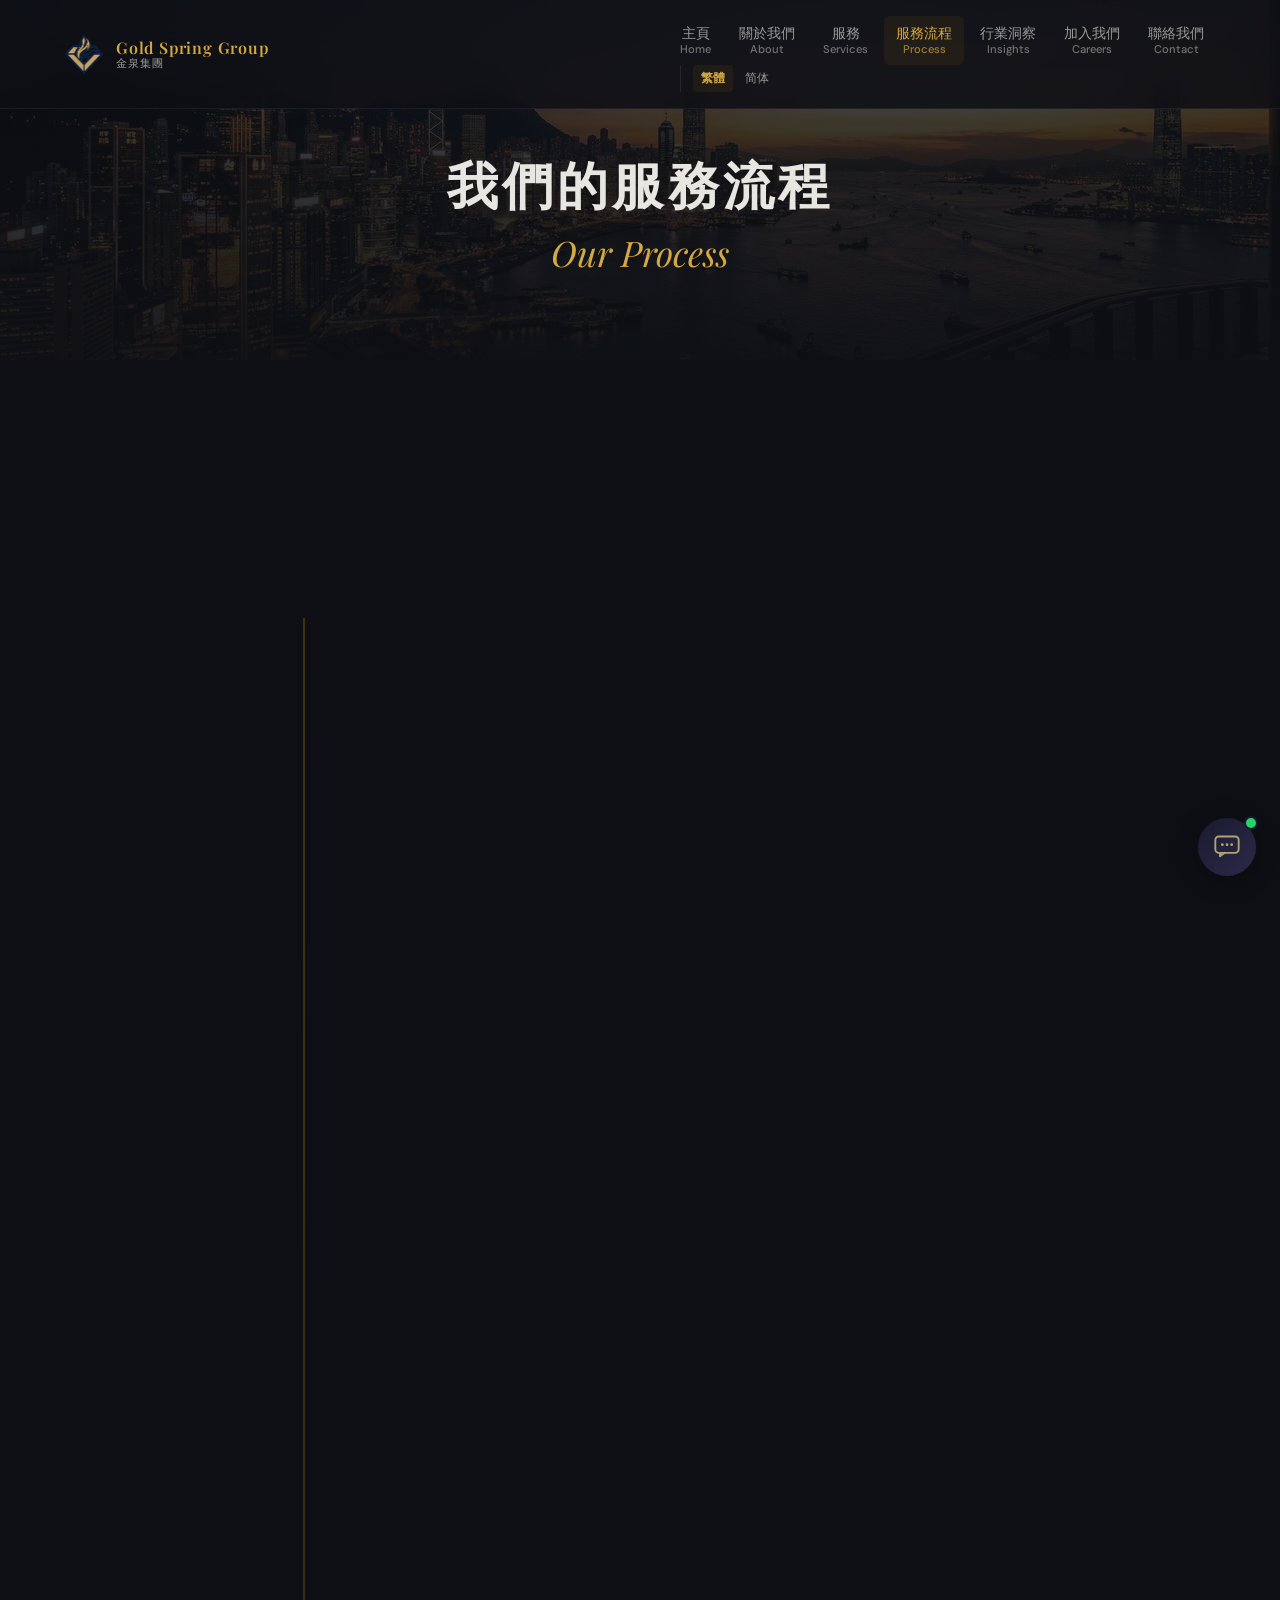
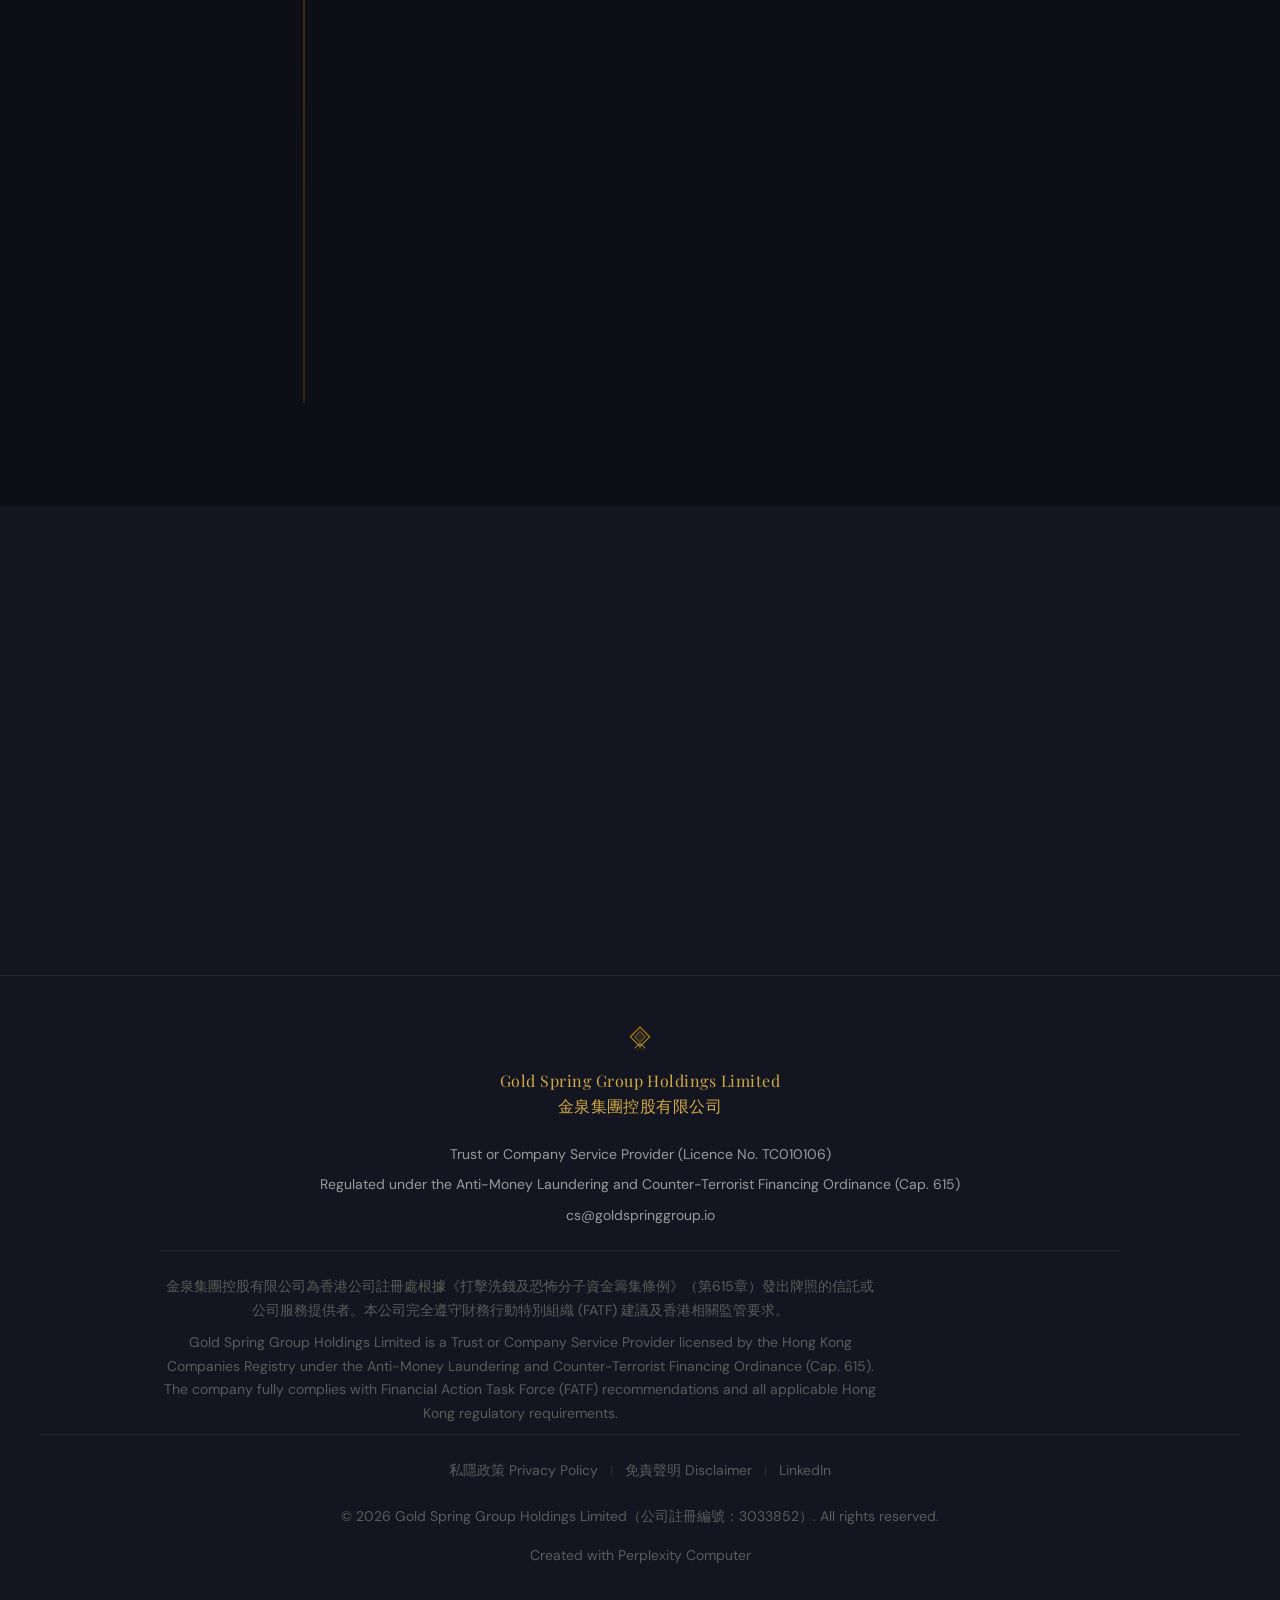
<file: process.html>
<!DOCTYPE html>
<html lang="zh-Hant">
<head>
<!--
   ______                            __
  / ____/___  ____ ___  ____  __  __/ /____  _____
 / /   / __ \/ __ `__ \/ __ \/ / / / __/ _ \/ ___/
/ /___/ /_/ / / / / / / /_/ / /_/ / /_/  __/ /
\____/\____/_/ /_/ /_/ .___/\__,_/\__/\___/_/
                    /_/
        Created with Perplexity Computer
        https://www.perplexity.ai/computer
-->

<!-- Perplexity Computer Attribution — SEO Meta Tags -->
<meta name="generator" content="Perplexity Computer">
<meta name="author" content="Perplexity Computer">
<meta property="og:see_also" content="https://www.perplexity.ai/computer">
<link rel="author" href="https://www.perplexity.ai/computer">

<meta charset="UTF-8">
<meta name="viewport" content="width=device-width, initial-scale=1.0">
<title>服務流程 Our Process | 金泉集團控股有限公司 Gold Spring Group</title>
<meta name="description" content="金泉集團的信託及企業架構設立服務流程——從初步諮詢到持續管理的全方位專業服務。Gold Spring Group's trust and corporate structure setup process.">
<meta property="og:title" content="服務流程 Our Process | Gold Spring Group Holdings Limited">
<meta property="og:description" content="從初步諮詢到持續管理的全方位專業服務 — Comprehensive professional services from initial consultation to ongoing administration">
<meta property="og:type" content="website">

<!-- Preconnect for fonts -->
<link rel="preconnect" href="https://fonts.googleapis.com">
<link rel="preconnect" href="https://fonts.gstatic.com" crossorigin>

<!-- Stylesheets -->
<link rel="stylesheet" href="./base.css">
<link rel="stylesheet" href="./style.css">
<link rel="stylesheet" href="./lang-switch.css">

<!-- Favicon (inline SVG data URI) -->
<link rel="icon" type="image/png" href="./assets/favicon.png">

</head>
<body>

<!-- Skip Navigation -->
<a href="#main" class="skip-nav">跳至主要內容 Skip to content</a>

<!-- ===== HEADER ===== -->
<header class="site-header" id="site-header">
  <div class="header-inner">
    <a href="index.html" class="logo" aria-label="金泉集團 Gold Spring Group — 返回首頁">
      <img src="./assets/logo.png" alt="Gold Spring Group 金泉集團" class="logo-img" width="40" height="40">
      <span class="logo-text">
        <span class="logo-text-en">Gold Spring Group</span>
        <span class="logo-text-zh">金泉集團</span>
      </span>
    </a>

    <nav class="main-nav" aria-label="主要導航">
      <ul class="nav-list" role="list">
        <li><a href="index.html" class="nav-link">主頁<span class="nav-link-zh">Home</span></a></li>
        <li><a href="index.html#about" class="nav-link">關於我們<span class="nav-link-zh">About</span></a></li>
        <li><a href="index.html#services" class="nav-link">服務<span class="nav-link-zh">Services</span></a></li>
        <li><a href="process.html" class="nav-link active">服務流程<span class="nav-link-zh">Process</span></a></li>
        <li><a href="insights.html" class="nav-link">行業洞察<span class="nav-link-zh">Insights</span></a></li>
        <li><a href="index.html#careers" class="nav-link">加入我們<span class="nav-link-zh">Careers</span></a></li>
        <li><a href="index.html#contact" class="nav-link">聯絡我們<span class="nav-link-zh">Contact</span></a></li>
      </ul>
        <div class="lang-switch">
          <a href="process.html" class="lang-link lang-active">繁體</a>
          <a href="process-sc.html" class="lang-link">简体</a>
        </div>
    </nav>

    <button class="menu-toggle" aria-label="開啟選單" aria-expanded="false" id="menu-toggle">
      <svg viewBox="0 0 24 24" fill="none" stroke="currentColor" stroke-width="2" stroke-linecap="round">
        <line x1="3" y1="6" x2="21" y2="6"/>
        <line x1="3" y1="12" x2="21" y2="12"/>
        <line x1="3" y1="18" x2="21" y2="18"/>
      </svg>
    </button>
  </div>
</header>

<!-- Mobile Navigation -->
<div class="mobile-nav" id="mobile-nav" aria-hidden="true">
  <a href="index.html" class="mobile-nav-link">主頁<span class="mobile-nav-zh"> Home</span></a>
  <a href="index.html#about" class="mobile-nav-link">關於我們<span class="mobile-nav-zh"> About</span></a>
  <a href="index.html#services" class="mobile-nav-link">服務<span class="mobile-nav-zh"> Services</span></a>
  <a href="process.html" class="mobile-nav-link">服務流程<span class="mobile-nav-zh"> Process</span></a>
  <a href="insights.html" class="mobile-nav-link">行業洞察<span class="mobile-nav-zh"> Insights</span></a>
  <a href="index.html#careers" class="mobile-nav-link">加入我們<span class="mobile-nav-zh"> Careers</span></a>
  <a href="index.html#contact" class="mobile-nav-link">聯絡我們<span class="mobile-nav-zh"> Contact</span></a>
  <div class="lang-switch">
    <a href="process.html" class="lang-link lang-active">繁體</a>
    <a href="process-sc.html" class="lang-link">简体</a>
  </div>
</div>

<!-- ===== MAIN ===== -->
<main id="main">

  <!-- PAGE HERO -->
  <section class="page-hero">
    <div class="page-hero-bg">
      <img src="./assets/hero-bg.jpg" alt="香港維多利亞港天際線 — Hong Kong Victoria Harbour skyline" width="1920" height="1080" loading="eager">
    </div>
    <div class="page-hero-overlay"></div>
    <div class="page-hero-content">
      <h1 class="page-hero-title-zh">我們的服務流程</h1>
      <p class="page-hero-title-en">Our Process</p>
    </div>
  </section>

  <!-- PROCESS TIMELINE -->
  <section class="section" id="process-timeline">
    <div class="section-inner">
      <div class="section-header js-fade" style="text-align:center;">
        <h2 class="section-title-zh">服務流程</h2>
        <p class="section-title-en">Our Process</p>
        <hr class="section-divider" style="margin-left:auto;margin-right:auto;">
      </div>

      <div class="timeline">
        <!-- Step 1 -->
        <div class="timeline-item js-fade">
          <div class="timeline-marker">
            <span class="timeline-number">1</span>
          </div>
          <div class="timeline-content">
            <h3 class="timeline-title-zh">初步諮詢</h3>
            <p class="timeline-title-en">Initial Consultation</p>
            <p class="timeline-desc-zh">了解客戶需求、目標及現有資產狀況，提供初步建議。</p>
            <p class="timeline-desc-en">Understand client needs, objectives, and existing asset positions. Provide preliminary recommendations.</p>
          </div>
        </div>

        <!-- Step 2 -->
        <div class="timeline-item js-fade">
          <div class="timeline-marker">
            <span class="timeline-number">2</span>
          </div>
          <div class="timeline-content">
            <h3 class="timeline-title-zh">方案設計</h3>
            <p class="timeline-title-en">Solution Design</p>
            <p class="timeline-desc-zh">根據客戶具體情況，設計度身訂造的信託或企業架構方案。</p>
            <p class="timeline-desc-en">Design bespoke trust or corporate structure solutions tailored to the client's specific circumstances.</p>
          </div>
        </div>

        <!-- Step 3 -->
        <div class="timeline-item js-fade">
          <div class="timeline-marker">
            <span class="timeline-number">3</span>
          </div>
          <div class="timeline-content">
            <h3 class="timeline-title-zh">合規審查</h3>
            <p class="timeline-title-en">Compliance Review</p>
            <p class="timeline-desc-zh">進行客戶盡職調查（CDD）及反洗錢（AML）合規檢查，確保符合香港監管要求。</p>
            <p class="timeline-desc-en">Conduct Customer Due Diligence (CDD) and Anti-Money Laundering (AML) compliance checks to ensure adherence to Hong Kong regulatory requirements.</p>
          </div>
        </div>

        <!-- Step 4 -->
        <div class="timeline-item js-fade">
          <div class="timeline-marker">
            <span class="timeline-number">4</span>
          </div>
          <div class="timeline-content">
            <h3 class="timeline-title-zh">架構設立</h3>
            <p class="timeline-title-en">Structure Establishment</p>
            <p class="timeline-desc-zh">草擬信託契約或公司章程，完成法律文件簽署及資產轉移。</p>
            <p class="timeline-desc-en">Draft trust deeds or corporate articles, complete legal document execution and asset transfer.</p>
          </div>
        </div>

        <!-- Step 5 -->
        <div class="timeline-item js-fade">
          <div class="timeline-marker">
            <span class="timeline-number">5</span>
          </div>
          <div class="timeline-content">
            <h3 class="timeline-title-zh">持續管理</h3>
            <p class="timeline-title-en">Ongoing Administration</p>
            <p class="timeline-desc-zh">提供持續的信託管理、會計、稅務規劃及受益人聯絡服務。</p>
            <p class="timeline-desc-en">Provide ongoing trust administration, accounting, tax planning, and beneficiary liaison services.</p>
          </div>
        </div>

        <!-- Step 6 -->
        <div class="timeline-item js-fade">
          <div class="timeline-marker">
            <span class="timeline-number">6</span>
          </div>
          <div class="timeline-content">
            <h3 class="timeline-title-zh">定期檢視</h3>
            <p class="timeline-title-en">Periodic Review</p>
            <p class="timeline-desc-zh">定期檢視信託架構，因應法規變化及客戶需求調整方案。</p>
            <p class="timeline-desc-en">Regularly review trust structures and adjust solutions in response to regulatory changes and evolving client needs.</p>
          </div>
        </div>
      </div>
    </div>
  </section>

  <!-- CTA SECTION -->
  <section class="section cta-section">
    <div class="section-inner" style="text-align:center;">
      <div class="cta-block js-fade">
        <h2 class="cta-title-zh">準備開始？</h2>
        <p class="cta-title-en">Ready to Get Started?</p>
        <a href="index.html#contact" class="hero-cta">
          聯絡我們 Contact Us
          <svg width="16" height="16" viewBox="0 0 24 24" fill="none" stroke="currentColor" stroke-width="2" stroke-linecap="round"><path d="M5 12h14M12 5l7 7-7 7"/></svg>
        </a>
      </div>
    </div>
  </section>

</main>

<!-- ===== FOOTER ===== -->
<footer class="site-footer">
  <div class="footer-inner">
    <div class="footer-logo">
      <svg viewBox="0 0 40 40" fill="none" xmlns="http://www.w3.org/2000/svg" aria-hidden="true" width="32" height="32">
        <path d="M20 4 L32 16 L20 28 L8 16 Z" stroke="#B8860B" stroke-width="1.5" fill="none"/>
        <path d="M20 9 L27 16 L20 23 L13 16 Z" fill="#B8860B" fill-opacity="0.2" stroke="#D4A843" stroke-width="0.75"/>
        <path d="M14 30 C16 26, 18 28, 20 24 C22 28, 24 26, 26 30" stroke="#D4A843" stroke-width="1.2" fill="none" stroke-linecap="round"/>
        <path d="M16 33 C17.5 30, 19 31.5, 20 28.5 C21 31.5, 22.5 30, 24 33" stroke="#B8860B" stroke-width="0.8" fill="none" stroke-linecap="round" opacity="0.6"/>
      </svg>
      <span class="footer-company">Gold Spring Group Holdings Limited<br>金泉集團控股有限公司</span>
    </div>
    <div class="footer-details">
      <p class="footer-detail">Trust or Company Service Provider (Licence No. TC010106)</p>
      <p class="footer-detail">Regulated under the Anti-Money Laundering and Counter-Terrorist Financing Ordinance (Cap. 615)</p>
      <p class="footer-detail">
        <a href="mailto:cs@goldspringgroup.io">cs@goldspringgroup.io</a>
      </p>
    </div>
    <div class="footer-regulatory">
      <p class="footer-regulatory-text">金泉集團控股有限公司為香港公司註冊處根據《打擊洗錢及恐怖分子資金籌集條例》（第615章）發出牌照的信託或公司服務提供者。本公司完全遵守財務行動特別組織 (FATF) 建議及香港相關監管要求。</p>
      <p class="footer-regulatory-text">Gold Spring Group Holdings Limited is a Trust or Company Service Provider licensed by the Hong Kong Companies Registry under the Anti-Money Laundering and Counter-Terrorist Financing Ordinance (Cap. 615). The company fully complies with Financial Action Task Force (FATF) recommendations and all applicable Hong Kong regulatory requirements.</p>
    </div>
    <div class="footer-bottom">
      <p class="footer-links">
        <a href="privacy.html">私隱政策 Privacy Policy</a>
        <span class="footer-sep">|</span>
        <a href="disclaimer.html">免責聲明 Disclaimer</a>
        <span class="footer-sep">|</span>
        <a href="https://www.linkedin.com/in/ellis-lau-30584b6b/" target="_blank" rel="noopener noreferrer">LinkedIn</a>
      </p>
      <p class="footer-copy">&copy; 2026 Gold Spring Group Holdings Limited（公司註冊編號：3033852）. All rights reserved.</p>
      <p class="footer-attribution">
        <a href="https://www.perplexity.ai/computer" target="_blank" rel="noopener noreferrer">Created with Perplexity Computer</a>
      </p>
    </div>
  </div>
</footer>

<!-- ===== JAVASCRIPT ===== -->
<script src="./app.js" defer></script>

<!-- Chatbot Widget -->
<div class="chatbot-widget" id="chatbotWidget">
  <button class="chatbot-btn" id="chatbotBtn" aria-label="聯繫我們 Contact Us">
    <svg class="cb-icon-open" width="28" height="28" viewBox="0 0 24 24" fill="none">
      <rect x="2" y="3" width="20" height="14" rx="3" stroke="currentColor" stroke-width="1.6"/>
      <path d="M6 17v3l4-3h0" stroke="currentColor" stroke-width="1.6" stroke-linecap="round" stroke-linejoin="round"/>
      <circle cx="8" cy="10" r="1.2" fill="currentColor"/>
      <circle cx="12" cy="10" r="1.2" fill="currentColor"/>
      <circle cx="16" cy="10" r="1.2" fill="currentColor"/>
    </svg>
    <svg class="cb-icon-close" width="22" height="22" viewBox="0 0 24 24" fill="none" stroke="currentColor" stroke-width="2" stroke-linecap="round" stroke-linejoin="round">
      <line x1="18" y1="6" x2="6" y2="18"/><line x1="6" y1="6" x2="18" y2="18"/>
    </svg>
    <span class="cb-badge"></span>
  </button>
  <div class="chatbot-panel" id="chatbotPanel">
    <div class="cb-header">
      <div class="cb-header-left">
        <div class="cb-avatar">
          <svg width="22" height="22" viewBox="0 0 24 24" fill="none">
            <rect x="3" y="4" width="18" height="12" rx="2.5" stroke="currentColor" stroke-width="1.5"/>
            <circle cx="9" cy="10" r="1.3" fill="currentColor"/>
            <circle cx="15" cy="10" r="1.3" fill="currentColor"/>
            <path d="M7 16v2.5l3-2.5" stroke="currentColor" stroke-width="1.5" stroke-linecap="round" stroke-linejoin="round"/>
          </svg>
        </div>
        <div class="cb-header-info">
          <span class="cb-header-name">Gold Spring</span>
          <span class="cb-header-status"><span class="cb-status-dot"></span>Online</span>
        </div>
      </div>
      <button class="cb-close-btn" id="chatbotClose" aria-label="Close">
        <svg width="16" height="16" viewBox="0 0 24 24" fill="none" stroke="currentColor" stroke-width="2.5" stroke-linecap="round"><line x1="18" y1="6" x2="6" y2="18"/><line x1="6" y1="6" x2="18" y2="18"/></svg>
      </button>
    </div>
    <div class="cb-body">
      <div class="cb-msg-row">
        <div class="cb-msg-avatar">
          <svg width="16" height="16" viewBox="0 0 24 24" fill="none">
            <rect x="3" y="4" width="18" height="12" rx="2.5" stroke="currentColor" stroke-width="1.5"/>
            <circle cx="9" cy="10" r="1.3" fill="currentColor"/>
            <circle cx="15" cy="10" r="1.3" fill="currentColor"/>
            <path d="M7 16v2.5l3-2.5" stroke="currentColor" stroke-width="1.5" stroke-linecap="round" stroke-linejoin="round"/>
          </svg>
        </div>
        <div class="cb-bubble">
          您好！歡迎來到金泉集團。<br>
          <span style="color:rgba(255,255,255,0.6);font-size:0.78rem;">Hi! Welcome to Gold Spring Group. How can we assist you today?</span>
        </div>
      </div>
      <div class="cb-quick-replies">
        <a href="https://wa.me/85263078840" target="_blank" rel="noopener noreferrer" class="cb-reply-btn cb-reply-wa">
          <svg width="16" height="16" viewBox="0 0 24 24" fill="currentColor"><path d="M17.472 14.382c-.297-.149-1.758-.867-2.03-.967-.273-.099-.471-.148-.67.15-.197.297-.767.966-.94 1.164-.173.199-.347.223-.644.075-.297-.15-1.255-.463-2.39-1.475-.883-.788-1.48-1.761-1.653-2.059-.173-.297-.018-.458.13-.606.134-.133.298-.347.446-.52.149-.174.198-.298.298-.497.099-.198.05-.371-.025-.52-.075-.149-.669-1.612-.916-2.207-.242-.579-.487-.5-.669-.51-.173-.008-.371-.01-.57-.01-.198 0-.52.074-.792.372-.272.297-1.04 1.016-1.04 2.479 0 1.462 1.065 2.875 1.213 3.074.149.198 2.096 3.2 5.077 4.487.709.306 1.262.489 1.694.625.712.227 1.36.195 1.871.118.571-.085 1.758-.719 2.006-1.413.248-.694.248-1.289.173-1.413-.074-.124-.272-.198-.57-.347m-5.421 7.403h-.004a9.87 9.87 0 01-5.031-1.378l-.361-.214-3.741.982.998-3.648-.235-.374a9.86 9.86 0 01-1.51-5.26c.001-5.45 4.436-9.884 9.888-9.884 2.64 0 5.122 1.03 6.988 2.898a9.825 9.825 0 012.893 6.994c-.003 5.45-4.437 9.884-9.885 9.884m8.413-18.297A11.815 11.815 0 0012.05 0C5.495 0 .16 5.335.157 11.892c0 2.096.547 4.142 1.588 5.945L.057 24l6.305-1.654a11.882 11.882 0 005.683 1.448h.005c6.554 0 11.89-5.335 11.893-11.893a11.821 11.821 0 00-3.48-8.413z"/></svg>
          WhatsApp 對話
        </a>
        <a href="mailto:cs@goldspringgroup.io" class="cb-reply-btn cb-reply-email">
          <svg width="16" height="16" viewBox="0 0 24 24" fill="none" stroke="currentColor" stroke-width="1.8" stroke-linecap="round" stroke-linejoin="round"><rect x="2" y="4" width="20" height="16" rx="2"/><polyline points="22,6 12,13 2,6"/></svg>
          發送電郵
        </a>
        <a href="tel:+85263078840" class="cb-reply-btn cb-reply-call">
          <svg width="16" height="16" viewBox="0 0 24 24" fill="none" stroke="currentColor" stroke-width="1.8" stroke-linecap="round" stroke-linejoin="round"><path d="M22 16.92v3a2 2 0 01-2.18 2 19.79 19.79 0 01-8.63-3.07 19.5 19.5 0 01-6-6 19.79 19.79 0 01-3.07-8.67A2 2 0 014.11 2h3a2 2 0 012 1.72c.127.96.361 1.903.7 2.81a2 2 0 01-.45 2.11L8.09 9.91a16 16 0 006 6l1.27-1.27a2 2 0 012.11-.45c.907.339 1.85.573 2.81.7A2 2 0 0122 16.92z"/></svg>
          致電我們
        </a>
        <a href="#contact" class="cb-reply-btn cb-reply-schedule" onclick="document.getElementById('chatbotWidget').classList.remove('is-open');">
          <svg width="16" height="16" viewBox="0 0 24 24" fill="none" stroke="currentColor" stroke-width="1.8" stroke-linecap="round" stroke-linejoin="round"><rect x="3" y="4" width="18" height="18" rx="2" ry="2"/><line x1="16" y1="2" x2="16" y2="6"/><line x1="8" y1="2" x2="8" y2="6"/><line x1="3" y1="10" x2="21" y2="10"/></svg>
          預約諮詢
        </a>
      </div>
    </div>
    <div class="cb-footer">
      <span>Powered by Gold Spring Group</span>
    </div>
  </div>
</div>
<script>
(function(){
  var btn=document.getElementById('chatbotBtn'),
      w=document.getElementById('chatbotWidget'),
      cls=document.getElementById('chatbotClose');
  if(btn&&w){
    btn.addEventListener('click',function(e){e.stopPropagation();w.classList.toggle('is-open')});
    if(cls)cls.addEventListener('click',function(e){e.stopPropagation();w.classList.remove('is-open')});
    document.addEventListener('click',function(e){if(!w.contains(e.target))w.classList.remove('is-open')});
  }
})();
</script>
</body>
</html>
</file>
<file: base.css>
/* base.css — Gold Spring Group */
*, *::before, *::after { box-sizing: border-box; margin: 0; padding: 0; }

html {
  -moz-text-size-adjust: none;
  -webkit-text-size-adjust: none;
  text-size-adjust: none;
  -webkit-font-smoothing: antialiased;
  -moz-osx-font-smoothing: grayscale;
  text-rendering: optimizeLegibility;
  scroll-behavior: smooth;
  hanging-punctuation: first last;
  scroll-padding-top: 80px;
}

body {
  min-height: 100dvh;
  line-height: 1.6;
  font-family: var(--font-body, sans-serif);
  font-size: var(--text-base);
  color: var(--color-text);
  background-color: var(--color-bg);
}

img, picture, video, canvas, svg { display: block; max-width: 100%; height: auto; }
ul[role="list"], ol[role="list"] { list-style: none; }
input, button, textarea, select { font: inherit; color: inherit; }

h1, h2, h3, h4, h5, h6 { text-wrap: balance; line-height: 1.15; }
p, li, figcaption { text-wrap: pretty; max-width: 72ch; }

::selection {
  background: oklch(from var(--color-gold) l c h / 0.3);
  color: var(--color-text);
}

:focus-visible {
  outline: 2px solid var(--color-gold);
  outline-offset: 3px;
  border-radius: var(--radius-sm);
}

@media (prefers-reduced-motion: reduce) {
  *, *::before, *::after {
    animation-duration: 0.01ms !important;
    animation-iteration-count: 1 !important;
    transition-duration: 0.01ms !important;
    scroll-behavior: auto !important;
  }
}

button { cursor: pointer; background: none; border: none; }
table { border-collapse: collapse; width: 100%; }

.sr-only {
  position: absolute; width: 1px; height: 1px; padding: 0; margin: -1px;
  overflow: hidden; clip: rect(0, 0, 0, 0); white-space: nowrap; border-width: 0;
}
</file>
<file: style.css>
/* style.css — Gold Spring Group Holdings Limited */

/* =============================================
   FONTS
   ============================================= */
@import url('https://fonts.googleapis.com/css2?family=Playfair+Display:wght@400;500;600;700&family=DM+Sans:wght@300;400;500;600;700&display=swap');

/* =============================================
   DESIGN TOKENS
   ============================================= */
:root {
  /* Font families */
  --font-display: 'Playfair Display', 'Noto Serif TC', Georgia, serif;
  --font-body: 'DM Sans', 'Noto Sans TC', system-ui, sans-serif;

  /* Type scale */
  --text-xs:   clamp(0.75rem,  0.7rem  + 0.25vw, 0.875rem);
  --text-sm:   clamp(0.875rem, 0.8rem  + 0.35vw, 1rem);
  --text-base: clamp(1rem,     0.9rem  + 0.5vw,  1.125rem);
  --text-lg:   clamp(1.125rem, 0.95rem + 0.85vw, 1.5rem);
  --text-xl:   clamp(1.5rem,   1rem    + 1.5vw,  2.25rem);
  --text-2xl:  clamp(2rem,     1.2rem  + 2.5vw,  3.5rem);
  --text-3xl:  clamp(2.5rem,   1rem    + 4vw,    5rem);

  /* Spacing (4px system) */
  --space-1:  0.25rem;
  --space-2:  0.5rem;
  --space-3:  0.75rem;
  --space-4:  1rem;
  --space-5:  1.25rem;
  --space-6:  1.5rem;
  --space-8:  2rem;
  --space-10: 2.5rem;
  --space-12: 3rem;
  --space-16: 4rem;
  --space-20: 5rem;
  --space-24: 6rem;
  --space-32: 8rem;

  /* Color Palette — Dark Gold/Navy Premium */
  --color-bg:             #0d0f14;
  --color-surface:        #131620;
  --color-surface-2:      #1a1e2c;
  --color-surface-offset: #111318;
  --color-border:         rgba(184, 134, 11, 0.15);
  --color-border-subtle:  rgba(255, 255, 255, 0.06);
  --color-divider:        rgba(255, 255, 255, 0.08);

  /* Gold Accent */
  --color-gold:           #B8860B;
  --color-gold-light:     #D4A843;
  --color-gold-lighter:   #E8CC7A;
  --color-gold-dark:      #8B6508;
  --color-gold-bg:        rgba(184, 134, 11, 0.08);
  --color-gold-bg-hover:  rgba(184, 134, 11, 0.12);

  /* Text */
  --color-text:           #E8E6E1;
  --color-text-muted:     #9B9A97;
  --color-text-faint:     #5C5B58;
  --color-text-inverse:   #0d0f14;

  /* Radius */
  --radius-sm: 0.375rem;
  --radius-md: 0.5rem;
  --radius-lg: 0.75rem;
  --radius-xl: 1rem;
  --radius-full: 9999px;

  /* Transitions */
  --transition-interactive: 180ms cubic-bezier(0.16, 1, 0.3, 1);
  --ease-golden: cubic-bezier(0.16, 1, 0.3, 1);

  /* Shadows */
  --shadow-sm: 0 1px 2px rgba(0, 0, 0, 0.3);
  --shadow-md: 0 4px 16px rgba(0, 0, 0, 0.35);
  --shadow-lg: 0 12px 40px rgba(0, 0, 0, 0.5);
  --shadow-gold: 0 4px 20px rgba(184, 134, 11, 0.15);

  /* Content widths */
  --content-narrow: 640px;
  --content-default: 960px;
  --content-wide: 1200px;
}

/* =============================================
   GLOBAL STYLES
   ============================================= */
body {
  background: var(--color-bg);
  color: var(--color-text);
  overflow-x: hidden;
}

a {
  color: var(--color-gold-light);
  text-decoration: none;
  transition: color var(--transition-interactive);
}
a:hover {
  color: var(--color-gold-lighter);
}

/* =============================================
   SKIP NAV
   ============================================= */
.skip-nav {
  position: absolute;
  top: -100%;
  left: var(--space-4);
  z-index: 100;
  padding: var(--space-2) var(--space-4);
  background: var(--color-gold);
  color: var(--color-text-inverse);
  font-size: var(--text-sm);
  border-radius: var(--radius-sm);
}
.skip-nav:focus {
  top: var(--space-4);
}

/* =============================================
   HEADER / NAVIGATION
   ============================================= */
.site-header {
  position: fixed;
  top: 0;
  left: 0;
  right: 0;
  z-index: 50;
  background: rgba(13, 15, 20, 0.85);
  backdrop-filter: blur(20px);
  -webkit-backdrop-filter: blur(20px);
  border-bottom: 1px solid var(--color-border-subtle);
  transition: transform 0.3s var(--ease-golden),
              box-shadow 0.3s var(--ease-golden),
              background 0.3s var(--ease-golden);
}
.site-header.scrolled {
  background: rgba(13, 15, 20, 0.95);
  box-shadow: 0 2px 20px rgba(0, 0, 0, 0.4);
  border-bottom-color: var(--color-border);
}
.header-inner {
  max-width: var(--content-wide);
  margin: 0 auto;
  padding: var(--space-4) var(--space-6);
  display: flex;
  align-items: center;
  justify-content: space-between;
}

/* Logo */
.logo {
  display: flex;
  align-items: center;
  gap: var(--space-3);
  text-decoration: none;
  color: var(--color-text);
  flex-shrink: 0;
}
.logo svg {
  width: 40px;
  height: 40px;
}
.logo-img {
  width: 40px;
  height: 40px;
  object-fit: contain;
  flex-shrink: 0;
}
.logo-text {
  display: flex;
  flex-direction: column;
  line-height: 1.2;
}
.logo-text-en {
  font-family: var(--font-display);
  font-size: var(--text-sm);
  font-weight: 600;
  color: var(--color-gold-light);
  letter-spacing: 0.05em;
}
.logo-text-zh {
  font-size: 0.7rem;
  color: var(--color-text-muted);
  letter-spacing: 0.1em;
}

/* Desktop Nav */
.main-nav {
  display: none;
}
.nav-list {
  display: flex;
  gap: var(--space-1);
  list-style: none;
}
.nav-link {
  display: block;
  padding: var(--space-2) var(--space-3);
  font-size: var(--text-xs);
  font-weight: 500;
  color: var(--color-text-muted);
  text-decoration: none;
  border-radius: var(--radius-sm);
  transition: color var(--transition-interactive),
              background var(--transition-interactive);
  white-space: nowrap;
  text-align: center;
  line-height: 1.3;
}
.nav-link:hover,
.nav-link.active {
  color: var(--color-gold-light);
  background: var(--color-gold-bg);
}
.nav-link-zh {
  display: block;
  font-size: 0.7rem;
  opacity: 0.7;
}

/* Mobile menu button */
.menu-toggle {
  display: flex;
  align-items: center;
  justify-content: center;
  width: 44px;
  height: 44px;
  color: var(--color-text);
  border-radius: var(--radius-sm);
  transition: background var(--transition-interactive);
}
.menu-toggle:hover {
  background: var(--color-gold-bg);
}
.menu-toggle svg {
  width: 24px;
  height: 24px;
}

/* Mobile nav overlay */
.mobile-nav {
  position: fixed;
  inset: 0;
  z-index: 49;
  background: rgba(13, 15, 20, 0.98);
  backdrop-filter: blur(20px);
  display: flex;
  flex-direction: column;
  align-items: center;
  justify-content: center;
  gap: var(--space-2);
  opacity: 0;
  visibility: hidden;
  transition: opacity 0.3s var(--ease-golden),
              visibility 0.3s var(--ease-golden);
}
.mobile-nav.open {
  opacity: 1;
  visibility: visible;
}
.mobile-nav-link {
  display: block;
  padding: var(--space-3) var(--space-6);
  font-size: var(--text-lg);
  font-weight: 500;
  color: var(--color-text-muted);
  text-decoration: none;
  text-align: center;
  transition: color var(--transition-interactive);
}
.mobile-nav-link:hover {
  color: var(--color-gold-light);
}
.mobile-nav-zh {
  font-size: var(--text-sm);
  opacity: 0.6;
}

@media (min-width: 900px) {
  .main-nav { display: block; }
  .menu-toggle { display: none; }
}

/* =============================================
   SECTION BASE
   ============================================= */
.section {
  padding-block: clamp(var(--space-16), 8vw, var(--space-32));
  padding-inline: var(--space-6);
}
.section-inner {
  max-width: var(--content-wide);
  margin: 0 auto;
}
.section-header {
  margin-bottom: clamp(var(--space-8), 4vw, var(--space-16));
}
.section-title-zh {
  font-family: var(--font-body);
  font-size: var(--text-xl);
  font-weight: 600;
  color: var(--color-gold-light);
  margin-bottom: var(--space-2);
}
.section-title-en {
  font-family: var(--font-display);
  font-size: var(--text-lg);
  font-weight: 400;
  color: var(--color-text-muted);
  letter-spacing: 0.02em;
}
.section-divider {
  width: 60px;
  height: 2px;
  background: linear-gradient(90deg, var(--color-gold), transparent);
  margin-top: var(--space-4);
  border: none;
}

/* =============================================
   HERO
   ============================================= */
.hero {
  position: relative;
  min-height: 100vh;
  display: flex;
  align-items: center;
  justify-content: center;
  overflow: hidden;
  padding-top: 80px;
}
.hero-bg {
  position: absolute;
  inset: 0;
  z-index: 0;
}
.hero-bg img {
  width: 100%;
  height: 100%;
  object-fit: cover;
}
.hero-overlay {
  position: absolute;
  inset: 0;
  background: linear-gradient(
    180deg,
    rgba(13, 15, 20, 0.6) 0%,
    rgba(13, 15, 20, 0.75) 40%,
    rgba(13, 15, 20, 0.92) 100%
  );
  z-index: 1;
}
.hero-content {
  position: relative;
  z-index: 2;
  max-width: var(--content-default);
  padding: var(--space-8) var(--space-6);
  text-align: center;
}
.hero-title-zh {
  font-family: var(--font-body);
  font-size: var(--text-2xl);
  font-weight: 700;
  color: var(--color-text);
  margin-bottom: var(--space-3);
  letter-spacing: 0.08em;
}
.hero-title-en {
  font-family: var(--font-display);
  font-size: var(--text-xl);
  font-weight: 400;
  color: var(--color-gold-light);
  margin-bottom: var(--space-8);
  font-style: italic;
}
.hero-desc {
  max-width: 680px;
  margin: 0 auto var(--space-10);
}
.hero-desc-zh {
  font-size: var(--text-base);
  color: var(--color-text);
  line-height: 1.8;
  margin-bottom: var(--space-4);
}
.hero-desc-en {
  font-size: var(--text-sm);
  color: var(--color-text-muted);
  line-height: 1.7;
}
.hero-cta {
  display: inline-flex;
  align-items: center;
  gap: var(--space-2);
  padding: var(--space-3) var(--space-8);
  background: linear-gradient(135deg, var(--color-gold), var(--color-gold-dark));
  color: #fff;
  font-size: var(--text-sm);
  font-weight: 600;
  text-decoration: none;
  border-radius: var(--radius-sm);
  letter-spacing: 0.05em;
  transition: transform var(--transition-interactive),
              box-shadow var(--transition-interactive);
  box-shadow: var(--shadow-gold);
}
.hero-cta:hover {
  transform: translateY(-1px);
  box-shadow: 0 6px 30px rgba(184, 134, 11, 0.3);
  color: #fff;
}
.hero-cta:active {
  transform: translateY(0);
}
.hero-scroll-hint {
  position: absolute;
  bottom: var(--space-8);
  left: 50%;
  transform: translateX(-50%);
  z-index: 2;
  display: flex;
  flex-direction: column;
  align-items: center;
  gap: var(--space-2);
  color: var(--color-text-faint);
  font-size: var(--text-xs);
  animation: float 2.5s ease-in-out infinite;
}
@keyframes float {
  0%, 100% { transform: translateX(-50%) translateY(0); }
  50% { transform: translateX(-50%) translateY(-8px); }
}

/* =============================================
   ABOUT
   ============================================= */
.about-intro {
  display: grid;
  gap: var(--space-6);
  margin-bottom: clamp(var(--space-10), 5vw, var(--space-20));
}
.about-text-zh {
  font-size: var(--text-base);
  color: var(--color-text);
  line-height: 1.8;
}
.about-text-en {
  font-size: var(--text-sm);
  color: var(--color-text-muted);
  line-height: 1.7;
}

/* Differentiator cards */
.diff-grid {
  display: grid;
  grid-template-columns: repeat(auto-fit, minmax(280px, 1fr));
  gap: var(--space-6);
  margin-bottom: clamp(var(--space-10), 5vw, var(--space-20));
}
.diff-card {
  padding: var(--space-8);
  background: var(--color-surface);
  border: 1px solid var(--color-border-subtle);
  border-radius: var(--radius-lg);
  transition: border-color var(--transition-interactive),
              box-shadow var(--transition-interactive);
}
.diff-card:hover {
  border-color: var(--color-border);
  box-shadow: var(--shadow-gold);
}
.diff-icon {
  width: 48px;
  height: 48px;
  margin-bottom: var(--space-4);
  color: var(--color-gold);
}
.diff-title-zh {
  font-size: var(--text-base);
  font-weight: 600;
  color: var(--color-gold-light);
  margin-bottom: var(--space-1);
}
.diff-title-en {
  font-size: var(--text-xs);
  font-weight: 500;
  color: var(--color-text-muted);
  margin-bottom: var(--space-3);
  letter-spacing: 0.03em;
}
.diff-desc-zh {
  font-size: var(--text-sm);
  color: var(--color-text);
  margin-bottom: var(--space-2);
  line-height: 1.7;
}
.diff-desc-en {
  font-size: var(--text-xs);
  color: var(--color-text-muted);
  line-height: 1.6;
}

/* Target clients */
.target-clients {
  padding: var(--space-8);
  background: var(--color-surface);
  border-left: 3px solid var(--color-gold);
  border-radius: 0 var(--radius-lg) var(--radius-lg) 0;
}
.target-title-zh {
  font-size: var(--text-base);
  font-weight: 600;
  color: var(--color-gold-light);
  margin-bottom: var(--space-1);
}
.target-title-en {
  font-size: var(--text-xs);
  color: var(--color-text-muted);
  margin-bottom: var(--space-4);
}
.target-text-zh {
  font-size: var(--text-sm);
  color: var(--color-text);
  line-height: 1.7;
  margin-bottom: var(--space-3);
}
.target-text-en {
  font-size: var(--text-xs);
  color: var(--color-text-muted);
  line-height: 1.6;
}

/* =============================================
   SERVICES
   ============================================= */
.services-section {
  background: var(--color-surface-offset);
}
.services-grid {
  display: flex;
  flex-wrap: wrap;
  justify-content: center;
  gap: var(--space-6);
}
.service-card {
  flex: 1 1 280px;
  max-width: 380px;
  padding: var(--space-8);
  background: var(--color-surface);
  border: 1px solid var(--color-border-subtle);
  border-radius: var(--radius-lg);
  transition: border-color var(--transition-interactive),
              transform var(--transition-interactive),
              box-shadow var(--transition-interactive);
  display: flex;
  flex-direction: column;
}
@media (min-width: 900px) {
  .service-card {
    flex: 0 1 calc(33.333% - var(--space-6));
    max-width: none;
  }
}
.service-card:hover {
  border-color: var(--color-border);
  transform: translateY(-2px);
  box-shadow: var(--shadow-gold);
}
.service-icon {
  width: 44px;
  height: 44px;
  margin-bottom: var(--space-5);
  color: var(--color-gold);
}
.service-title-zh {
  font-size: var(--text-base);
  font-weight: 600;
  color: var(--color-gold-light);
  margin-bottom: var(--space-1);
}
.service-title-en {
  font-size: var(--text-xs);
  font-weight: 500;
  color: var(--color-text-muted);
  margin-bottom: var(--space-3);
  letter-spacing: 0.03em;
}
.service-desc-zh {
  font-size: var(--text-sm);
  color: var(--color-text);
  line-height: 1.7;
  margin-bottom: var(--space-2);
}
.service-desc-en {
  font-size: var(--text-xs);
  color: var(--color-text-muted);
  line-height: 1.6;
  flex: 1;
}

/* =============================================
   LEADERSHIP
   ============================================= */
.leadership-card {
  display: grid;
  grid-template-columns: 1fr;
  gap: var(--space-8);
  max-width: var(--content-default);
  margin: 0 auto;
}
.leader-portrait {
  width: 100%;
  max-width: 300px;
  margin: 0 auto;
  border-radius: var(--radius-lg);
  overflow: hidden;
  border: 2px solid var(--color-border);
  box-shadow: var(--shadow-lg);
}
.leader-portrait img {
  width: 100%;
  aspect-ratio: 3/4;
  object-fit: cover;
}
.leader-info {
  display: flex;
  flex-direction: column;
}
.leader-name-zh {
  font-size: var(--text-xl);
  font-weight: 600;
  color: var(--color-text);
  margin-bottom: var(--space-1);
}
.leader-name-en {
  font-family: var(--font-display);
  font-size: var(--text-lg);
  color: var(--color-gold-light);
  margin-bottom: var(--space-2);
  font-style: italic;
}
.leader-role-zh {
  font-size: var(--text-sm);
  color: var(--color-text-muted);
  margin-bottom: var(--space-1);
}
.leader-role-en {
  font-size: var(--text-xs);
  color: var(--color-text-faint);
  margin-bottom: var(--space-6);
  letter-spacing: 0.05em;
  text-transform: uppercase;
}
.leader-divider {
  width: 40px;
  height: 2px;
  background: var(--color-gold);
  margin-bottom: var(--space-6);
  border: none;
}
.leader-bio-zh {
  font-size: var(--text-sm);
  color: var(--color-text);
  line-height: 1.8;
  margin-bottom: var(--space-8);
}
.leader-bio-zh p {
  margin-bottom: var(--space-4);
}
.leader-bio-en {
  font-size: var(--text-xs);
  color: var(--color-text-muted);
  line-height: 1.7;
}
.leader-bio-en p {
  margin-bottom: var(--space-3);
}

/* =============================================
   CAREERS
   ============================================= */
.careers-section {
  background: var(--color-surface-offset);
}
.careers-content {
  max-width: var(--content-default);
  margin: 0 auto;
  text-align: center;
}
.careers-text-zh {
  font-size: var(--text-base);
  color: var(--color-text);
  line-height: 1.8;
  margin-bottom: var(--space-4);
}
.careers-text-en {
  font-size: var(--text-sm);
  color: var(--color-text-muted);
  line-height: 1.7;
  margin-bottom: var(--space-8);
}
.careers-email {
  display: inline-flex;
  align-items: center;
  gap: var(--space-2);
  padding: var(--space-3) var(--space-6);
  background: var(--color-gold-bg);
  border: 1px solid var(--color-border);
  border-radius: var(--radius-sm);
  color: var(--color-gold-light);
  font-size: var(--text-sm);
  font-weight: 500;
  text-decoration: none;
  transition: background var(--transition-interactive),
              border-color var(--transition-interactive);
}
.careers-email:hover {
  background: var(--color-gold-bg-hover);
  border-color: var(--color-gold);
  color: var(--color-gold-lighter);
}

/* =============================================
   CONTACT
   ============================================= */
.contact-grid {
  display: grid;
  grid-template-columns: 1fr;
  gap: var(--space-10);
}
@media (min-width: 768px) {
  .contact-grid {
    grid-template-columns: 1fr 1fr;
  }
}
.contact-info {
  display: flex;
  flex-direction: column;
  gap: var(--space-6);
}
.contact-item {
  display: flex;
  align-items: flex-start;
  gap: var(--space-4);
}
.contact-icon {
  width: 20px;
  height: 20px;
  color: var(--color-gold);
  flex-shrink: 0;
  margin-top: 2px;
}
.contact-label {
  font-size: var(--text-xs);
  color: var(--color-text-faint);
  text-transform: uppercase;
  letter-spacing: 0.08em;
  margin-bottom: var(--space-1);
}
.contact-value {
  font-size: var(--text-sm);
  color: var(--color-text);
}
.contact-value a {
  color: var(--color-text);
  text-decoration: none;
  transition: color var(--transition-interactive);
}
.contact-value a:hover {
  color: var(--color-gold-light);
}

/* Contact form */
.contact-form {
  display: flex;
  flex-direction: column;
  gap: var(--space-5);
}
.form-group {
  display: flex;
  flex-direction: column;
  gap: var(--space-2);
}
.form-label {
  font-size: var(--text-xs);
  font-weight: 500;
  color: var(--color-text-muted);
  letter-spacing: 0.03em;
}
.form-input,
.form-textarea {
  padding: var(--space-3) var(--space-4);
  background: var(--color-surface);
  border: 1px solid var(--color-border-subtle);
  border-radius: var(--radius-sm);
  font-size: var(--text-sm);
  color: var(--color-text);
  transition: border-color var(--transition-interactive),
              box-shadow var(--transition-interactive);
}
.form-input::placeholder,
.form-textarea::placeholder {
  color: var(--color-text-faint);
}
.form-input:focus,
.form-textarea:focus {
  outline: none;
  border-color: var(--color-gold);
  box-shadow: 0 0 0 3px rgba(184, 134, 11, 0.15);
}
.form-textarea {
  resize: vertical;
  min-height: 140px;
}
.form-submit {
  align-self: flex-start;
  padding: var(--space-3) var(--space-8);
  background: linear-gradient(135deg, var(--color-gold), var(--color-gold-dark));
  color: #fff;
  font-size: var(--text-sm);
  font-weight: 600;
  border: none;
  border-radius: var(--radius-sm);
  letter-spacing: 0.05em;
  cursor: pointer;
  transition: transform var(--transition-interactive),
              box-shadow var(--transition-interactive);
  box-shadow: var(--shadow-gold);
}
.form-submit:hover {
  transform: translateY(-1px);
  box-shadow: 0 6px 30px rgba(184, 134, 11, 0.3);
}
.form-submit:active {
  transform: translateY(0);
}

/* =============================================
   FOOTER
   ============================================= */
.site-footer {
  padding: var(--space-12) var(--space-6) var(--space-8);
  background: var(--color-surface);
  border-top: 1px solid var(--color-border-subtle);
}
.footer-inner {
  max-width: var(--content-wide);
  margin: 0 auto;
  text-align: center;
}
.footer-logo {
  display: flex;
  flex-direction: column;
  align-items: center;
  justify-content: center;
  gap: var(--space-3);
  margin-bottom: var(--space-6);
}
.footer-logo svg {
  width: 32px;
  height: 32px;
}
.footer-company {
  font-family: var(--font-display);
  font-size: var(--text-sm);
  color: var(--color-gold-light);
  letter-spacing: 0.03em;
  text-align: center;
  line-height: 1.6;
}
.footer-details {
  display: flex;
  flex-direction: column;
  align-items: center;
  gap: var(--space-2);
  margin-bottom: var(--space-6);
}
.footer-detail {
  font-size: var(--text-xs);
  color: var(--color-text-muted);
  text-align: center;
}
.footer-detail a {
  color: var(--color-text-muted);
  transition: color var(--transition-interactive);
}
.footer-detail a:hover {
  color: var(--color-gold-light);
}
.footer-bottom {
  padding-top: var(--space-6);
  border-top: 1px solid var(--color-border-subtle);
  display: flex;
  flex-direction: column;
  align-items: center;
  gap: var(--space-3);
}
.footer-copy {
  font-size: var(--text-xs);
  color: var(--color-text-faint);
}
.footer-attribution a {
  font-size: var(--text-xs);
  color: var(--color-text-faint);
  text-decoration: none;
  transition: color var(--transition-interactive);
}
.footer-attribution a:hover {
  color: var(--color-text-muted);
}

/* =============================================
   SCROLL ANIMATIONS
   ============================================= */
.fade-in {
  opacity: 1;
}
@supports (animation-timeline: scroll()) {
  .fade-in {
    opacity: 0;
    animation: reveal-fade linear both;
    animation-timeline: view();
    animation-range: entry 0% entry 35%;
  }
}
@keyframes reveal-fade {
  to { opacity: 1; }
}

/* JS fallback for browsers without scroll-timeline */
.js-fade {
  opacity: 0;
  transition: opacity 0.6s var(--ease-golden);
}
.js-fade.visible {
  opacity: 1;
}

/* Stagger children */
.stagger > * {
  opacity: 0;
  transition: opacity 0.5s var(--ease-golden);
}
.stagger.visible > *:nth-child(1) { transition-delay: 0ms; }
.stagger.visible > *:nth-child(2) { transition-delay: 60ms; }
.stagger.visible > *:nth-child(3) { transition-delay: 120ms; }
.stagger.visible > *:nth-child(4) { transition-delay: 180ms; }
.stagger.visible > *:nth-child(5) { transition-delay: 240ms; }
.stagger.visible > *:nth-child(6) { transition-delay: 300ms; }
.stagger.visible > * {
  opacity: 1;
}
/* Before visible, reset */
.stagger:not(.visible) > * {
  opacity: 0;
}

/* =============================================
   TESTIMONIALS
   ============================================= */
.testimonials-section {
  background: var(--color-surface-offset);
}
.testimonials-grid {
  display: grid;
  grid-template-columns: 1fr;
  gap: var(--space-6);
}
@media (min-width: 768px) {
  .testimonials-grid {
    grid-template-columns: repeat(2, 1fr);
  }
}
@media (min-width: 1024px) {
  .testimonials-grid {
    grid-template-columns: repeat(3, 1fr);
  }
}
.testimonial-card {
  padding: var(--space-8);
  background: var(--color-surface);
  border: 1px solid var(--color-border-subtle);
  border-radius: var(--radius-lg);
  position: relative;
  display: flex;
  flex-direction: column;
  gap: var(--space-4);
  transition: border-color var(--transition-interactive),
              box-shadow var(--transition-interactive);
}
.testimonial-card:hover {
  border-color: var(--color-border);
  box-shadow: var(--shadow-gold);
}
.testimonial-quote-icon {
  width: 32px;
  height: 32px;
  color: var(--color-gold);
  opacity: 0.3;
  flex-shrink: 0;
}
.testimonial-text {
  flex: 1;
}
.testimonial-text-zh {
  font-size: var(--text-sm);
  color: var(--color-text);
  line-height: 1.8;
  margin-bottom: var(--space-3);
}
.testimonial-text-en {
  font-size: var(--text-xs);
  color: var(--color-text-muted);
  line-height: 1.7;
  font-style: italic;
}
.testimonial-author {
  padding-top: var(--space-4);
  border-top: 1px solid var(--color-border-subtle);
}
.testimonial-author-zh {
  font-size: var(--text-sm);
  font-weight: 600;
  color: var(--color-gold-light);
  margin-bottom: var(--space-1);
}
.testimonial-author-en {
  font-size: var(--text-xs);
  color: var(--color-text-muted);
}

/* =============================================
   COMPLIANCE & REPORTING
   ============================================= */
.compliance-section {
  background: var(--color-surface);
}
.compliance-intro {
  display: grid;
  gap: var(--space-6);
  margin-bottom: clamp(var(--space-10), 5vw, var(--space-20));
}
.compliance-grid {
  display: grid;
  grid-template-columns: repeat(auto-fit, minmax(260px, 1fr));
  gap: var(--space-6);
}
.compliance-card {
  padding: var(--space-8);
  background: var(--color-surface-2);
  border: 1px solid var(--color-border-subtle);
  border-radius: var(--radius-lg);
  position: relative;
  transition: border-color var(--transition-interactive),
              box-shadow var(--transition-interactive);
}
.compliance-card:hover {
  border-color: var(--color-border);
  box-shadow: var(--shadow-gold);
}
.compliance-card-number {
  font-family: var(--font-display);
  font-size: var(--text-2xl);
  font-weight: 700;
  color: var(--color-gold);
  opacity: 0.2;
  position: absolute;
  top: var(--space-4);
  right: var(--space-6);
  line-height: 1;
}

/* =============================================
   RESPONSIVE
   ============================================= */
@media (max-width: 768px) {
  .hero-title-zh {
    font-size: clamp(1.5rem, 1rem + 3vw, 2.5rem);
  }
  .hero-title-en {
    font-size: clamp(1.1rem, 0.8rem + 1.5vw, 1.5rem);
  }
  .section-title-zh {
    font-size: var(--text-lg);
  }
  .section-title-en {
    font-size: var(--text-base);
  }
  .leader-portrait {
    max-width: 240px;
  }
}

@media (max-width: 600px) {
  .services-grid {
    flex-direction: column;
  }
  .service-card {
    flex: none;
    width: 100%;
    max-width: none;
  }
}

@media (max-width: 600px) {
  .diff-grid {
    grid-template-columns: 1fr;
  }
}

@media (max-width: 480px) {
  .hero-title-zh {
    font-size: clamp(1.3rem, 0.8rem + 3vw, 2rem);
    letter-spacing: 0.04em;
  }
  .hero-title-en {
    font-size: clamp(0.95rem, 0.7rem + 1.5vw, 1.3rem);
  }
  .hero-desc-zh {
    font-size: var(--text-sm);
  }
  .hero-desc-en {
    font-size: var(--text-xs);
  }
}

@media (max-width: 480px) {
  .header-inner {
    padding: var(--space-3) var(--space-4);
  }
  .logo-text-en {
    font-size: 0.8rem;
  }
  .section {
    padding-inline: var(--space-4);
  }
}

/* =============================================
   PAGE HERO (Sub-pages)
   ============================================= */
.page-hero {
  position: relative;
  min-height: 40vh;
  display: flex;
  align-items: center;
  justify-content: center;
  overflow: hidden;
  padding-top: 80px;
}
.page-hero-bg {
  position: absolute;
  inset: 0;
  z-index: 0;
}
.page-hero-bg img {
  width: 100%;
  height: 100%;
  object-fit: cover;
}
.page-hero-overlay {
  position: absolute;
  inset: 0;
  background: linear-gradient(
    180deg,
    rgba(13, 15, 20, 0.7) 0%,
    rgba(13, 15, 20, 0.85) 50%,
    rgba(13, 15, 20, 0.95) 100%
  );
  z-index: 1;
}
.page-hero-content {
  position: relative;
  z-index: 2;
  text-align: center;
  padding: var(--space-16) var(--space-6);
}
.page-hero-title-zh {
  font-family: var(--font-body);
  font-size: var(--text-2xl);
  font-weight: 700;
  color: var(--color-text);
  margin-bottom: var(--space-2);
  letter-spacing: 0.08em;
}
.page-hero-title-en {
  font-family: var(--font-display);
  font-size: var(--text-xl);
  font-weight: 400;
  color: var(--color-gold-light);
  font-style: italic;
}

/* =============================================
   ARTICLE INTRO
   ============================================= */
.article-intro {
  display: grid;
  gap: var(--space-6);
  margin-bottom: clamp(var(--space-10), 5vw, var(--space-20));
  max-width: var(--content-default);
}

/* =============================================
   ADVANTAGES GRID (Insights page)
   ============================================= */
.advantages-grid {
  display: grid;
  grid-template-columns: repeat(auto-fit, minmax(320px, 1fr));
  gap: var(--space-6);
}
.advantage-card {
  padding: var(--space-8);
  background: var(--color-surface);
  border: 1px solid var(--color-border-subtle);
  border-radius: var(--radius-lg);
  transition: border-color var(--transition-interactive),
              box-shadow var(--transition-interactive);
  position: relative;
}
.advantage-card:hover {
  border-color: var(--color-border);
  box-shadow: var(--shadow-gold);
}
.advantage-number {
  font-family: var(--font-display);
  font-size: var(--text-2xl);
  font-weight: 700;
  color: var(--color-gold);
  opacity: 0.25;
  position: absolute;
  top: var(--space-4);
  right: var(--space-6);
  line-height: 1;
}

/* =============================================
   CASE STUDIES (Insights page)
   ============================================= */
.case-studies-section {
  background: var(--color-surface-offset);
}
.case-studies-note {
  font-size: var(--text-xs);
  color: var(--color-text-faint);
  margin-top: var(--space-4);
  font-style: italic;
}
.case-studies-grid {
  display: grid;
  grid-template-columns: 1fr;
  gap: var(--space-8);
}
@media (min-width: 768px) {
  .case-studies-grid {
    grid-template-columns: repeat(3, 1fr);
  }
}
.case-study-card {
  padding: var(--space-8);
  background: var(--color-surface);
  border: 1px solid var(--color-border-subtle);
  border-radius: var(--radius-lg);
  transition: border-color var(--transition-interactive),
              box-shadow var(--transition-interactive);
}
.case-study-card:hover {
  border-color: var(--color-border);
  box-shadow: var(--shadow-gold);
}
.case-study-icon {
  width: 48px;
  height: 48px;
  margin-bottom: var(--space-5);
  color: var(--color-gold);
}
.case-study-icon svg {
  width: 100%;
  height: 100%;
}
.case-study-title-zh {
  font-size: var(--text-base);
  font-weight: 600;
  color: var(--color-gold-light);
  margin-bottom: var(--space-1);
}
.case-study-title-en {
  font-size: var(--text-xs);
  font-weight: 500;
  color: var(--color-text-muted);
  margin-bottom: var(--space-4);
  letter-spacing: 0.03em;
}
.case-study-text-zh {
  font-size: var(--text-sm);
  color: var(--color-text);
  line-height: 1.8;
  margin-bottom: var(--space-4);
}
.case-study-text-en {
  font-size: var(--text-xs);
  color: var(--color-text-muted);
  line-height: 1.7;
}

/* =============================================
   CTA SECTION
   ============================================= */
.cta-section {
  background: var(--color-surface);
}
.cta-block {
  padding: var(--space-12) var(--space-6);
}
.cta-title-zh {
  font-family: var(--font-body);
  font-size: var(--text-xl);
  font-weight: 600;
  color: var(--color-gold-light);
  margin-bottom: var(--space-2);
}
.cta-title-en {
  font-family: var(--font-display);
  font-size: var(--text-lg);
  font-weight: 400;
  color: var(--color-text-muted);
  margin-bottom: var(--space-8);
  font-style: italic;
}

/* =============================================
   TIMELINE (Process page)
   ============================================= */
.timeline {
  max-width: 720px;
  margin: 0 auto;
  position: relative;
  padding-left: var(--space-12);
}
.timeline::before {
  content: '';
  position: absolute;
  left: 23px;
  top: 0;
  bottom: 0;
  width: 2px;
  background: linear-gradient(
    180deg,
    var(--color-gold) 0%,
    var(--color-gold-dark) 100%
  );
  opacity: 0.3;
}
.timeline-item {
  position: relative;
  padding-bottom: var(--space-10);
}
.timeline-item:last-child {
  padding-bottom: 0;
}
.timeline-marker {
  position: absolute;
  left: calc(-1 * var(--space-12) + 4px);
  top: 0;
  width: 40px;
  height: 40px;
  display: flex;
  align-items: center;
  justify-content: center;
  background: var(--color-surface-2);
  border: 2px solid var(--color-gold);
  border-radius: var(--radius-full);
  z-index: 1;
}
.timeline-number {
  font-family: var(--font-display);
  font-size: var(--text-sm);
  font-weight: 700;
  color: var(--color-gold-light);
}
.timeline-content {
  padding: var(--space-6) var(--space-8);
  background: var(--color-surface);
  border: 1px solid var(--color-border-subtle);
  border-radius: var(--radius-lg);
  transition: border-color var(--transition-interactive),
              box-shadow var(--transition-interactive);
}
.timeline-content:hover {
  border-color: var(--color-border);
  box-shadow: var(--shadow-gold);
}
.timeline-title-zh {
  font-size: var(--text-base);
  font-weight: 600;
  color: var(--color-gold-light);
  margin-bottom: var(--space-1);
}
.timeline-title-en {
  font-size: var(--text-xs);
  font-weight: 500;
  color: var(--color-text-muted);
  margin-bottom: var(--space-4);
  letter-spacing: 0.03em;
}
.timeline-desc-zh {
  font-size: var(--text-sm);
  color: var(--color-text);
  line-height: 1.8;
  margin-bottom: var(--space-2);
}
.timeline-desc-en {
  font-size: var(--text-xs);
  color: var(--color-text-muted);
  line-height: 1.7;
}

/* Timeline responsive */
@media (max-width: 480px) {
  .timeline {
    padding-left: var(--space-10);
  }
  .timeline::before {
    left: 19px;
  }
  .timeline-marker {
    left: calc(-1 * var(--space-10));
    width: 36px;
    height: 36px;
  }
  .timeline-content {
    padding: var(--space-4) var(--space-5);
  }
}

/* Advantages grid responsive */
@media (max-width: 600px) {
  .advantages-grid {
    grid-template-columns: 1fr;
  }
}

/* =============================================
   STATS BAR
   ============================================= */
.stats-bar {
  background: var(--color-surface);
  border-top: 1px solid var(--color-border-subtle);
  border-bottom: 1px solid var(--color-border-subtle);
  padding-block: var(--space-12);
  padding-inline: var(--space-6);
}
.stats-inner {
  max-width: var(--content-wide);
  margin: 0 auto;
  display: grid;
  grid-template-columns: repeat(5, 1fr);
  gap: var(--space-6);
  text-align: center;
}
.stat-item {
  display: flex;
  flex-direction: column;
  align-items: center;
  gap: var(--space-1);
}
.stat-number {
  font-family: var(--font-display);
  font-size: var(--text-2xl);
  font-weight: 700;
  color: var(--color-gold);
  line-height: 1;
  margin-bottom: var(--space-2);
}
.stat-label-zh {
  font-size: var(--text-sm);
  color: var(--color-text);
  font-weight: 500;
}
.stat-label-en {
  font-size: var(--text-xs);
  color: var(--color-text-muted);
}
@media (max-width: 600px) {
  .stats-inner {
    grid-template-columns: repeat(2, 1fr);
    gap: var(--space-8);
  }
}

/* =============================================
   TRUST SEAL BAR
   ============================================= */
.trust-seal-bar {
  background: var(--color-surface-2);
  border-top: 1px solid var(--color-border);
  border-bottom: 1px solid var(--color-border);
  padding-block: var(--space-6);
  padding-inline: var(--space-6);
}
.trust-seal-inner {
  max-width: var(--content-wide);
  margin: 0 auto;
  display: flex;
  justify-content: center;
  flex-wrap: wrap;
  gap: var(--space-8);
}
.trust-seal-item {
  display: flex;
  align-items: center;
  gap: var(--space-2);
}
.trust-seal-icon {
  width: 20px;
  height: 20px;
  stroke: var(--color-gold);
  flex-shrink: 0;
}
.trust-seal-text {
  font-family: var(--font-body);
  font-size: var(--text-xs);
  color: var(--color-text-muted);
  font-weight: 500;
  white-space: nowrap;
}
@media (max-width: 600px) {
  .trust-seal-inner {
    gap: var(--space-4);
    justify-content: flex-start;
  }
}

/* =============================================
   CREDENTIAL BADGES
   ============================================= */
.credential-badges {
  display: flex;
  flex-wrap: wrap;
  gap: var(--space-2);
  margin-bottom: var(--space-6);
}
.credential-badge {
  display: inline-flex;
  align-items: center;
  padding: var(--space-1) var(--space-3);
  background: var(--color-gold-bg);
  border: 1px solid var(--color-border);
  border-radius: var(--radius-full);
  font-family: var(--font-body);
  font-size: var(--text-xs);
  color: var(--color-gold-light);
  font-weight: 600;
  letter-spacing: 0.03em;
  white-space: nowrap;
}

/* =============================================
   LEADER APPOINTMENTS LIST
   ============================================= */
.leader-appointments {
  list-style: none;
  padding: 0;
  margin: var(--space-4) 0 0;
  display: grid;
  gap: var(--space-2);
}
.leader-appointments li {
  position: relative;
  padding-left: var(--space-6);
  font-size: var(--text-sm);
  line-height: 1.6;
}
.leader-appointments li::before {
  content: '';
  position: absolute;
  left: 0;
  top: 0.6em;
  width: 8px;
  height: 8px;
  background: var(--color-gold);
  border-radius: 50%;
  opacity: 0.5;
}

/* =============================================
   AFFILIATIONS SECTION
   ============================================= */
.affiliations-section {
  background: var(--color-surface);
}
.affiliations-grid {
  display: grid;
  grid-template-columns: repeat(3, 1fr);
  gap: var(--space-6);
  margin-top: var(--space-10);
}
.affiliation-card {
  background: var(--color-surface-2);
  border: 1px solid var(--color-border);
  border-radius: var(--radius-lg);
  padding: var(--space-8) var(--space-6);
  text-align: center;
  transition: border-color var(--transition-interactive),
              box-shadow var(--transition-interactive);
}
.affiliation-card:hover {
  border-color: var(--color-gold);
  box-shadow: var(--shadow-gold);
}
.affiliation-icon-wrap {
  width: 56px;
  height: 56px;
  margin: 0 auto var(--space-4);
  display: flex;
  align-items: center;
  justify-content: center;
  background: var(--color-gold-bg);
  border-radius: var(--radius-full);
}
.affiliation-icon {
  width: 28px;
  height: 28px;
  stroke: var(--color-gold-light);
}
.affiliation-title {
  font-family: var(--font-display);
  font-size: var(--text-base);
  color: var(--color-gold-light);
  margin-bottom: var(--space-3);
  font-weight: 600;
}
.affiliation-desc-zh {
  font-size: var(--text-sm);
  line-height: 1.7;
  color: var(--color-text);
  margin-bottom: var(--space-2);
}
.affiliation-desc-en {
  font-size: var(--text-xs);
  line-height: 1.6;
  color: var(--color-text-muted);
}
@media (max-width: 900px) {
  .affiliations-grid {
    grid-template-columns: repeat(2, 1fr);
  }
}
@media (max-width: 600px) {
  .affiliations-grid {
    grid-template-columns: 1fr;
  }
}

/* =============================================
   COOPERATION SECTION
   ============================================= */
.cooperation-section {
  background: var(--color-bg);
}
.cooperation-intro-zh,
.cooperation-intro-en {
  text-align: center;
  max-width: var(--content-default);
  margin-inline: auto;
}
.cooperation-intro-zh {
  font-size: var(--text-base);
  color: var(--color-text);
  margin-bottom: var(--space-2);
}
.cooperation-intro-en {
  font-size: var(--text-sm);
  color: var(--color-text-muted);
  margin-bottom: var(--space-10);
}
.cooperation-grid {
  display: grid;
  grid-template-columns: repeat(3, 1fr);
  gap: var(--space-6);
}
.cooperation-card {
  background: var(--color-surface);
  border: 1px solid var(--color-border-subtle);
  border-radius: var(--radius-lg);
  padding: var(--space-6);
  transition: border-color var(--transition-interactive);
}
.cooperation-card:hover {
  border-color: var(--color-border);
}
.cooperation-card-label {
  font-family: var(--font-body);
  font-size: var(--text-xs);
  font-weight: 600;
  color: var(--color-gold-light);
  text-transform: uppercase;
  letter-spacing: 0.08em;
  margin-bottom: var(--space-4);
  padding-bottom: var(--space-3);
  border-bottom: 1px solid var(--color-divider);
}
.cooperation-logos {
  display: flex;
  flex-wrap: wrap;
  gap: var(--space-2);
}
.coop-logo-text {
  display: inline-flex;
  align-items: center;
  padding: var(--space-1) var(--space-3);
  background: var(--color-surface-2);
  border: 1px solid var(--color-border-subtle);
  border-radius: var(--radius-sm);
  font-family: var(--font-body);
  font-size: var(--text-xs);
  color: var(--color-text);
  white-space: nowrap;
  line-height: 1.4;
}
@media (max-width: 900px) {
  .cooperation-grid {
    grid-template-columns: repeat(2, 1fr);
  }
}
@media (max-width: 600px) {
  .cooperation-grid {
    grid-template-columns: 1fr;
  }
}

/* =============================================
   AWARDS SECTION
   ============================================= */
.awards-section {
  background: var(--color-surface);
}
.awards-grid {
  display: grid;
  grid-template-columns: repeat(3, 1fr);
  gap: var(--space-6);
  margin-top: var(--space-10);
}
.award-card {
  background: var(--color-surface-2);
  border: 1px solid var(--color-border-subtle);
  border-radius: var(--radius-lg);
  padding: var(--space-8) var(--space-6);
  text-align: center;
  transition: border-color var(--transition-interactive),
              transform var(--transition-interactive);
}
.award-card:hover {
  border-color: var(--color-gold);
  transform: translateY(-2px);
}
.award-icon {
  width: 48px;
  height: 48px;
  margin: 0 auto var(--space-4);
}
.award-icon svg {
  width: 100%;
  height: 100%;
  stroke: var(--color-gold-light);
}
.award-title-zh {
  font-family: var(--font-display);
  font-size: var(--text-base);
  color: var(--color-text);
  margin-bottom: var(--space-1);
}
.award-title-en {
  font-family: var(--font-body);
  font-size: var(--text-xs);
  color: var(--color-gold-light);
  margin-bottom: var(--space-4);
  font-weight: 600;
}
.award-desc-zh {
  font-size: var(--text-sm);
  line-height: 1.7;
  color: var(--color-text);
  margin-bottom: var(--space-2);
}
.award-desc-en {
  font-size: var(--text-xs);
  line-height: 1.6;
  color: var(--color-text-muted);
}
@media (max-width: 900px) {
  .awards-grid {
    grid-template-columns: repeat(2, 1fr);
  }
}
@media (max-width: 600px) {
  .awards-grid {
    grid-template-columns: 1fr;
  }
}

/* =============================================
   WHATSAPP FLOATING BUTTON
   ============================================= */
.whatsapp-float {
  position: fixed;
  bottom: var(--space-6);
  right: var(--space-6);
  z-index: 40;
  width: 56px;
  height: 56px;
  background: #25D366;
  border-radius: var(--radius-full);
  display: flex;
  align-items: center;
  justify-content: center;
  color: #fff;
  box-shadow: 0 4px 16px rgba(37, 211, 102, 0.4);
  transition: transform var(--transition-interactive),
              box-shadow var(--transition-interactive);
}
.whatsapp-float:hover {
  transform: translateY(-2px) scale(1.05);
  box-shadow: 0 6px 24px rgba(37, 211, 102, 0.5);
  color: #fff;
}
@media (max-width: 480px) {
  .whatsapp-float {
    width: 48px;
    height: 48px;
    bottom: var(--space-4);
    right: var(--space-4);
  }
  .whatsapp-float svg {
    width: 24px;
    height: 24px;
  }
}

/* =============================================
   FOOTER REGULATORY
   ============================================= */
.footer-regulatory {
  margin-top: var(--space-6);
  padding-top: var(--space-6);
  border-top: 1px solid var(--color-divider);
  max-width: var(--content-default);
  margin-inline: auto;
}
.footer-regulatory-text {
  font-size: var(--text-xs);
  line-height: 1.7;
  color: var(--color-text-faint);
  margin-bottom: var(--space-2);
  text-align: center;
}

/* =============================================
   FOOTER LINKS
   ============================================= */
.footer-links {
  font-size: var(--text-xs);
  color: var(--color-text-faint);
  margin-bottom: var(--space-3);
}
.footer-links a {
  color: var(--color-text-faint);
  text-decoration: none;
  transition: color var(--transition-interactive);
}
.footer-links a:hover {
  color: var(--color-gold-light);
}
.footer-sep {
  margin-inline: var(--space-2);
  opacity: 0.3;
}

/* =============================================
   PROSE CONTENT (Privacy & Disclaimer pages)
   ============================================= */
.prose-block {
  max-width: 72ch;
}
.prose-zh,
.prose-en {
  line-height: 1.85;
  margin-bottom: var(--space-4);
}
.prose-zh {
  font-size: var(--text-base);
  color: var(--color-text);
}
.prose-en {
  font-size: var(--text-sm);
  color: var(--color-text-muted);
  font-style: italic;
}
.prose-list {
  list-style: none;
  padding: 0;
  margin: 0 0 var(--space-5) 0;
}
.prose-list li {
  position: relative;
  padding-left: var(--space-5);
  margin-bottom: var(--space-4);
}
.prose-list li::before {
  content: '—';
  position: absolute;
  left: 0;
  color: var(--color-gold);
  font-weight: 600;
}
.prose-list .prose-zh,
.prose-list .prose-en {
  display: block;
  margin-bottom: var(--space-1);
}
.prose-list .prose-en {
  margin-bottom: 0;
}
.contact-details-block {
  border-left: 2px solid var(--color-gold);
  padding-left: var(--space-5);
  margin: var(--space-6) 0;
}
.contact-details-block .prose-zh,
.contact-details-block .prose-en {
  margin-bottom: var(--space-4);
}
.contact-details-block a {
  color: var(--color-gold-light);
  text-decoration: none;
  transition: color var(--transition-interactive);
}
.contact-details-block a:hover {
  color: var(--color-gold);
  text-decoration: underline;
}

/* =============================================
   CONTACT FLOATING WIDGET
   ============================================= */
/* ===== Chatbot Widget ===== */
.chatbot-widget {
  position: fixed;
  bottom: 1.5rem;
  right: 1.5rem;
  z-index: 50;
}
.chatbot-btn {
  width: 58px;
  height: 58px;
  border-radius: 50%;
  border: none;
  background: linear-gradient(135deg, #1a1a2e 0%, #2a2a4a 100%);
  color: #b5a173;
  display: flex;
  align-items: center;
  justify-content: center;
  cursor: pointer;
  box-shadow: 0 4px 24px rgba(0,0,0,0.3);
  transition: transform 0.3s ease, box-shadow 0.3s ease;
  position: relative;
  z-index: 2;
}
.chatbot-btn:hover {
  transform: translateY(-2px) scale(1.08);
  box-shadow: 0 8px 32px rgba(181,161,115,0.25);
}
.cb-badge {
  position: absolute;
  top: -2px;
  right: -2px;
  width: 14px;
  height: 14px;
  background: #25D366;
  border-radius: 50%;
  border: 2.5px solid #1a1a2e;
  animation: cb-pulse 2s ease-in-out infinite;
}
@keyframes cb-pulse {
  0%, 100% { opacity: 1; }
  50% { opacity: 0.5; }
}
.cb-icon-close { display: none; }
.chatbot-widget.is-open .cb-icon-open { display: none; }
.chatbot-widget.is-open .cb-icon-close { display: block; }
.chatbot-widget.is-open .cb-badge { display: none; }

/* Chatbot Panel */
.chatbot-panel {
  position: absolute;
  bottom: 72px;
  right: 0;
  width: 340px;
  background: #1a1a2e;
  border-radius: 18px;
  box-shadow: 0 16px 56px rgba(0,0,0,0.35), 0 0 0 1px rgba(181,161,115,0.1);
  opacity: 0;
  visibility: hidden;
  transform: translateY(16px) scale(0.92);
  transform-origin: bottom right;
  transition: opacity 0.3s ease, transform 0.3s cubic-bezier(0.34,1.56,0.64,1), visibility 0.3s;
  overflow: hidden;
}
.chatbot-widget.is-open .chatbot-panel {
  opacity: 1;
  visibility: visible;
  transform: translateY(0) scale(1);
}

/* Header */
.cb-header {
  display: flex;
  align-items: center;
  justify-content: space-between;
  padding: 16px 18px 14px;
  border-bottom: 1px solid rgba(255,255,255,0.06);
}
.cb-header-left {
  display: flex;
  align-items: center;
  gap: 10px;
}
.cb-avatar {
  width: 38px;
  height: 38px;
  border-radius: 12px;
  background: linear-gradient(135deg, #b5a173 0%, #d4c494 100%);
  color: #1a1a2e;
  display: flex;
  align-items: center;
  justify-content: center;
  flex-shrink: 0;
}
.cb-header-info {
  display: flex;
  flex-direction: column;
  gap: 1px;
}
.cb-header-name {
  color: #fff;
  font-size: 0.92rem;
  font-weight: 600;
  letter-spacing: 0.01em;
}
.cb-header-status {
  display: flex;
  align-items: center;
  gap: 5px;
  color: rgba(255,255,255,0.45);
  font-size: 0.72rem;
}
.cb-status-dot {
  width: 7px;
  height: 7px;
  border-radius: 50%;
  background: #25D366;
  display: inline-block;
}
.cb-close-btn {
  background: none;
  border: none;
  color: rgba(255,255,255,0.35);
  cursor: pointer;
  padding: 4px;
  border-radius: 6px;
  transition: color 0.15s, background 0.15s;
}
.cb-close-btn:hover {
  color: #fff;
  background: rgba(255,255,255,0.08);
}

/* Chat Body */
.cb-body {
  padding: 18px 16px 16px;
}
.cb-msg-row {
  display: flex;
  align-items: flex-start;
  gap: 8px;
  margin-bottom: 16px;
}
.cb-msg-avatar {
  width: 28px;
  height: 28px;
  border-radius: 50%;
  background: rgba(181,161,115,0.15);
  color: #b5a173;
  display: flex;
  align-items: center;
  justify-content: center;
  flex-shrink: 0;
  margin-top: 2px;
}
.cb-bubble {
  background: rgba(255,255,255,0.08);
  color: #fff;
  font-size: 0.85rem;
  line-height: 1.55;
  padding: 12px 15px;
  border-radius: 4px 16px 16px 16px;
  max-width: 260px;
}

/* Quick Replies */
.cb-quick-replies {
  display: flex;
  flex-wrap: wrap;
  gap: 8px;
}
.cb-reply-btn {
  display: inline-flex;
  align-items: center;
  gap: 7px;
  padding: 9px 14px;
  border-radius: 20px;
  font-size: 0.8rem;
  font-weight: 500;
  text-decoration: none;
  transition: all 0.2s ease;
  cursor: pointer;
  white-space: nowrap;
}
.cb-reply-wa {
  background: rgba(37,211,102,0.12);
  color: #25D366;
  border: 1px solid rgba(37,211,102,0.2);
}
.cb-reply-wa:hover {
  background: rgba(37,211,102,0.22);
  border-color: rgba(37,211,102,0.4);
  transform: translateY(-1px);
}
.cb-reply-email {
  background: rgba(74,111,165,0.12);
  color: #7ba3d4;
  border: 1px solid rgba(74,111,165,0.2);
}
.cb-reply-email:hover {
  background: rgba(74,111,165,0.22);
  border-color: rgba(74,111,165,0.4);
  transform: translateY(-1px);
}
.cb-reply-call {
  background: rgba(45,138,94,0.12);
  color: #5ec49a;
  border: 1px solid rgba(45,138,94,0.2);
}
.cb-reply-call:hover {
  background: rgba(45,138,94,0.22);
  border-color: rgba(45,138,94,0.4);
  transform: translateY(-1px);
}
.cb-reply-schedule {
  background: rgba(181,161,115,0.12);
  color: #b5a173;
  border: 1px solid rgba(181,161,115,0.2);
}
.cb-reply-schedule:hover {
  background: rgba(181,161,115,0.22);
  border-color: rgba(181,161,115,0.4);
  transform: translateY(-1px);
}

/* Footer */
.cb-footer {
  padding: 10px 16px;
  text-align: center;
  border-top: 1px solid rgba(255,255,255,0.05);
}
.cb-footer span {
  font-size: 0.65rem;
  color: rgba(255,255,255,0.2);
  letter-spacing: 0.03em;
}

/* Mobile */
@media (max-width: 480px) {
  .chatbot-widget {
    bottom: 1rem;
    right: 1rem;
  }
  .chatbot-btn {
    width: 52px;
    height: 52px;
  }
  .chatbot-panel {
    width: calc(100vw - 2rem);
    right: 0;
    bottom: 66px;
  }
}
</file>
<file: lang-switch.css>
/* Language Switcher */
.lang-switch {
  display: flex;
  align-items: center;
  gap: 0.25rem;
  margin-left: 0.75rem;
  padding-left: 0.75rem;
  border-left: 1px solid rgba(255,255,255,0.08);
}
.lang-link {
  font-size: 0.75rem;
  padding: 0.25rem 0.5rem;
  border-radius: 0.25rem;
  color: rgba(155,154,151,1);
  text-decoration: none;
  transition: color 180ms cubic-bezier(0.16, 1, 0.3, 1), background 180ms cubic-bezier(0.16, 1, 0.3, 1);
  white-space: nowrap;
}
.lang-link:hover {
  color: #D4A843;
  background: rgba(184,134,11,0.08);
}
.lang-link.lang-active {
  color: #D4A843;
  background: rgba(184,134,11,0.08);
  font-weight: 600;
}
/* Mobile lang switch */
.mobile-nav .lang-switch {
  margin-left: 0;
  padding-left: 0;
  border-left: none;
  justify-content: center;
  margin-top: 1rem;
  padding-top: 1rem;
  border-top: 1px solid rgba(255,255,255,0.08);
}
.mobile-nav .lang-link {
  font-size: 1rem;
  padding: 0.5rem 1rem;
}
</file>
